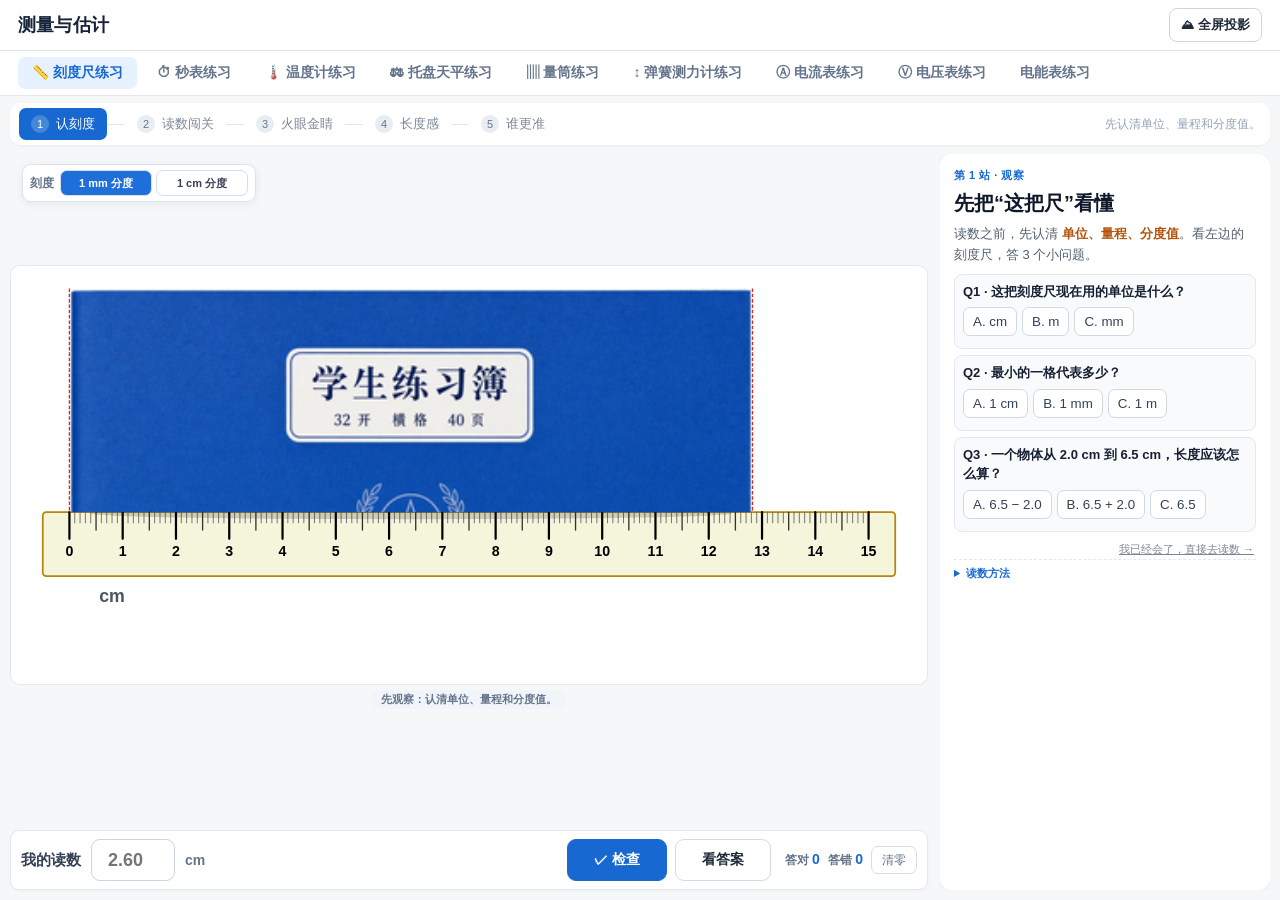
<file: index.html>
<!DOCTYPE html>
<html lang="zh-CN">
<head>
<meta charset="UTF-8">
<meta name="viewport" content="width=device-width, initial-scale=1.0">
<title>测量与估计</title>
<style>
  * { box-sizing: border-box; margin: 0; padding: 0; }
  html, body { height: 100%; }
  body {
    font-family: "Microsoft YaHei", "PingFang SC", "Segoe UI", sans-serif;
    background: #f0f2f5;
    color: #1f2937;
    display: flex;
    flex-direction: column;
    overflow: hidden;
  }
  header {
    display: flex; align-items: center; justify-content: space-between;
    padding: 8px 20px;
    background: #ffffff;
    border-bottom: 2px solid #1e6fd9;
    flex: 0 0 auto;
    z-index: 10;
  }
  header h1 { font-size: clamp(16px, 2vmin, 24px); color: #1e6fd9; }
  button { font-family: inherit; cursor: pointer; }

  /* ========== 主三栏布局 ========== */
  .workspace {
    flex: 1 1 auto; display: flex; min-height: 0; overflow: hidden;
  }

  /* ------ 第一栏：完整秒表（左） ------ */
  .col-watch {
    flex: 0 0 52%;
    display: flex; flex-direction: column;
    align-items: center; justify-content: center;
    padding: 10px; min-width: 0;
  }
  .watch-container {
    width: min(84vmin, 744px);
    height: min(84vmin, 744px);
    max-width: 100%; max-height: calc(100% - 44px);
  }
  .watch-container svg { width: 100%; height: 100%; display: block; }
  .status-bar {
    margin-top: 8px;
    font-size: clamp(15px, 2vmin, 22px); font-weight: bold;
    padding: 6px 24px; border-radius: 999px; letter-spacing: 1px;
    white-space: nowrap;
  }
  .status-bar.idle    { background: #e5e7eb; color: #374151; }
  .status-bar.running { background: #dcfce7; color: #15803d; animation: pulse 1s infinite; }
  .status-bar.stopped { background: #fee2e2; color: #b91c1c; }
  @keyframes pulse { 50% { opacity: 0.55; } }

  /* ------ 第二栏：两个局部放大图 ------ */
  .col-zoom {
    flex: 1 1 auto; display: flex; flex-direction: column;
    justify-content: flex-start;
    gap: 8px; padding: 10px 4px; min-width: 0; overflow: hidden;
  }

  .zoom-card {
    flex: 0 0 45%;
    background: transparent; border: 0;
    padding: 0; display: flex; flex-direction: column;
    overflow: hidden; min-height: 0;
  }

  .zoom-card-title {
    font-size: 24px; font-weight: bold; color: #1e6fd9;
    margin: 0 0 1px 3px; padding-left: 7px;
    border-left: 3px solid #1e6fd9; flex: 0 0 auto;
    line-height: 1.2;
  }

  .zoom-svg-wrap {
    flex: 1 1 auto; display: flex; align-items: stretch; justify-content: stretch;
    min-height: 0; overflow: hidden; background: #fff; position: relative;
    border-radius: 8px; box-shadow: 0 2px 4px rgba(0,0,0,0.05);
  }

  .zoom-svg-wrap svg {
    width: 100%; height: 100%; display: block;
  }

  /* 放大图遮罩（计时中显示） */
  .zoom-placeholder {
    display: none; width: 100%; height: 100%;
    align-items: center; justify-content: center;
    color: #4b5563; font-size: 15px; font-weight: bold;
    background: #f3f4f6; position: absolute; top: 0; left: 0; z-index: 2;
  }
  .is-running .zoom-placeholder { display: flex; }
  .is-running svg { display: none; }

  /* ------ 第三栏：控制面板（右） ------ */
  .ctrl-panel {
    flex: 0 0 280px; display: flex; flex-direction: column; gap: 8px;
    padding: 10px 14px; background: #ffffff;
    border-left: 1px solid #d1d5db; overflow-y: auto; min-width: 220px;
  }

  .mode-toggle { display: flex; gap: 6px; margin-bottom: 6px; }
  .mode-btn {
    flex: 1; border: 2px solid #cbd5e1; background: #fff; color: #374151;
    border-radius: 8px; padding: 7px 4px; font-size: 12px; font-weight: bold; line-height: 1.3;
  }
  .mode-btn.active { background: #1e6fd9; border-color: #1e6fd9; color: #fff; }
  .btn {
    border: 2px solid #cbd5e1; background: #ffffff; color: #1f2937;
    border-radius: 8px; padding: 9px 10px; font-size: 15px; font-weight: bold;
    transition: all .15s;
  }
  .btn:hover:not(:disabled) { background: #eff6ff; border-color: #1e6fd9; }
  .btn:disabled { opacity: .45; cursor: not-allowed; }
  .btn.big { width: 100%; padding: 13px; font-size: 18px; border-radius: 10px; }
  .btn.start { background: #16a34a; border-color: #16a34a; color: #fff; }
  .btn.start:hover:not(:disabled) { background: #15803d; }
  .btn.stop { background: #dc2626; border-color: #dc2626; color: #fff; }
  .btn.stop:hover:not(:disabled) { background: #b91c1c; }
  .btn.primary { background: #1e6fd9; border-color: #1e6fd9; color: #fff; flex: 1; }
  .btn.primary:hover:not(:disabled) { background: #1a5bb5; }
  .row { display: flex; gap: 8px; }
  .row .btn { flex: 1; }

  .answer-section h2 {
    font-size: 15px; color: #1e6fd9; border-left: 4px solid #1e6fd9;
    padding-left: 8px; margin: 6px 0 5px;
  }
  .inputs { display: flex; align-items: center; gap: 6px; flex-wrap: wrap; }
  .inputs label { font-size: 16px; font-weight: bold; }
  .inputs input {
    width: 72px; font-size: 19px; font-weight: bold; text-align: center;
    padding: 6px 4px; border: 2px solid #cbd5e1; border-radius: 8px; color: #1f2937;
  }
  .inputs input:focus { outline: none; border-color: #1e6fd9; }

  .feedback {
    margin-top: 6px; padding: 10px; border-radius: 8px;
    font-size: 15px; font-weight: bold; line-height: 1.5; display: none;
  }
  .feedback.good { display: block; background: #dcfce7; color: #15803d; border: 2px solid #16a34a; }
  .feedback.warn { display: block; background: #ffedd5; color: #c2410c; border: 2px solid #ea580c; }
  .feedback.bad  { display: block; background: #fee2e2; color: #b91c1c; border: 2px solid #dc2626; }

  .answer-box {
    padding: 10px 12px; border-radius: 8px; background: #fffbeb;
    border: 2px solid #f59e0b; font-size: 14px; line-height: 1.6;
  }
  .answer-box .big { font-size: 18px; font-weight: bold; color: #b45309; }
  .answer-overlay {
    display: none; position: fixed; top: 0; left: 0; width: 100%; height: 100%;
    background: rgba(0,0,0,0.45); z-index: 1000;
    align-items: center; justify-content: center;
  }
  .answer-overlay.show { display: flex; }
  .answer-modal {
    background: #fffbeb; border: 3px solid #f59e0b; border-radius: 16px;
    padding: 24px 32px; max-width: 800px; width: 90%;
    box-shadow: 0 8px 32px rgba(0,0,0,0.25); position: relative;
    font-size: 16px; line-height: 1.7;
  }
  .answer-modal .big { font-size: 36px; font-weight: bold; color: #b45309; margin: 0; white-space: nowrap; }
  .answer-modal .detail { font-size: 15px; color: #374151; margin-top: 4px; }
  .answer-modal .close-btn {
    position: absolute; top: 10px; right: 14px; font-size: 24px;
    background: none; border: none; cursor: pointer; color: #92400e; line-height: 1;
  }
  .answer-modal .close-btn:hover { color: #dc2626; }
  .hidden { display: none !important; }

  /* ========== 标签页导航 ========== */
  .tabs { display: flex; gap: 6px; padding: 8px 20px; background: #ffffff; border-bottom: 2px solid #e5e7eb; flex: 0 0 auto; }
  .tab-btn {
    border: 2px solid #cbd5e1; background: #fff; color: #374151;
    border-radius: 8px; padding: 8px 18px; font-size: 15px; font-weight: bold; cursor: pointer;
  }
  .tab-btn.active { background: #1e6fd9; border-color: #1e6fd9; color: #fff; }
  .tab-panel { display: none; flex: 1 1 auto; min-height: 0; }
  .tab-panel.active { display: flex; flex-direction: column; }

  /* ========== 刻度尺练习 ========== */
  .ruler-workspace {
    flex: 1 1 auto; display: flex; min-height: 0; overflow: hidden;
  }
  .ruler-main {
    flex: 0 0 55%; display: flex; flex-direction: column;
    align-items: center; justify-content: center; padding: 10px; min-width: 0;
  }
  .ruler-svg-wrap {
    width: 100%; max-width: 900px; background: #fff; border-radius: 8px;
    box-shadow: 0 2px 4px rgba(0,0,0,0.05); padding: 10px; position: relative;
  }
  .ruler-svg-wrap svg { width: 100%; height: auto; display: block; }
  .ruler-status {
    margin-top: 8px; font-size: clamp(15px, 2vmin, 22px); font-weight: bold;
    padding: 6px 24px; border-radius: 999px; letter-spacing: 1px; white-space: nowrap;
  }
  .ruler-status.idle    { background: #e5e7eb; color: #374151; }
  .ruler-status.ready   { background: #fee2e2; color: #b91c1c; }
  .ruler-zoom-col {
    flex: 1 1 auto; display: flex; flex-direction: column; justify-content: flex-start;
    gap: 8px; padding: 10px 4px; min-width: 0; overflow: hidden;
  }
  .ruler-zoom-card { flex: 1 1 auto; display: flex; flex-direction: column; min-height: 0; overflow: hidden; }
  .ruler-zoom-card .zoom-card-title {
    font-size: 24px; font-weight: bold; color: #4b5563;
    margin: 0 0 3px 3px; padding-left: 7px; border-left: 3px solid #4b5563; flex: 0 0 auto; line-height: 1.2;
  }
  .ruler-zoom-card .ruler-zoom-wrap {
    flex: 1 1 auto; min-height: 0; overflow: hidden; background: #fff; border-radius: 8px;
    box-shadow: 0 2px 4px rgba(0,0,0,0.05); display: flex; align-items: center; justify-content: center;
  }
  .ruler-zoom-card svg { width: 100%; height: 100%; display: block; }
  @media (max-width: 1100px) {
    .ruler-workspace { flex-direction: column; overflow-y: auto; }
    .ruler-main { flex: none; }
    .ruler-zoom-col { flex: none; min-width: 0; }
    .ruler-zoom-card { flex: 1; }
  }

  .stats {
    font-size: 14px; color: #374151; display: flex; align-items: center; gap: 4px;
    margin-top: 4px;
  }
  .stats b { color: #1e6fd9; font-size: 17px; }
  .stats button { margin-left: auto; font-size: 12px; padding: 3px 8px; border-radius: 6px; border: 1px solid #cbd5e1; background: #fff; }

  details.method { font-size: 13px; color: #374151; margin-top: 4px; }
  details.method summary { cursor: pointer; font-weight: bold; color: #1e6fd9; font-size: 14px; }
  details.method p { margin-top: 4px; line-height: 1.6; }
  .tips { font-size: 12px; color: #4b5563; margin-top: 4px; }

  /* ===== 素养升级组件 ===== */
  .h2-row { display: flex; justify-content: space-between; align-items: center; }
  .h2-row .mode-switch { display: flex; gap: 4px; }
  .mode-switch .mini {
    font-size: 11px; padding: 3px 8px; border-radius: 999px; font-weight: bold;
    border: 1.5px solid #cbd5e1; background: #fff; color: #374151; cursor: pointer;
  }
  .mode-switch .mini.active { background: #1e6fd9; border-color: #1e6fd9; color: #fff; }

  .spec-bar {
    font-size: 12px; line-height: 1.55; color: #374151;
    background: #eff6ff; border: 1.5px solid #bfdbfe; border-radius: 8px;
    padding: 6px 10px; margin-bottom: 6px;
  }
  .spec-bar b { color: #1e6fd9; }
  .spec-bar .cmp { display: block; margin-top: 3px; font-size: 11.5px; color: #92400e; }
  .spec-bar .cmp b { color: #b45309; }

  .diff-toggle { display: flex; gap: 4px; margin: 6px 0 6px; }
  .chip-btn {
    flex: 1; border: 1.5px solid #cbd5e1; background: #fff; color: #374151;
    border-radius: 999px; padding: 3px 2px; font-size: 11.5px; cursor: pointer;
    line-height: 1.25; font-family: inherit;
  }
  .chip-btn:hover { border-color: #1e6fd9; }
  .chip-btn.active { background: #1e6fd9; border-color: #1e6fd9; color: #fff; }

  /* 数字秒表 LCD 读条 */
  .digital-readout {
    display: none; align-items: center; gap: 12px;
    background: #111827; border-radius: 10px; padding: 5px 14px;
    margin: 2px 2px 6px; flex: 0 0 auto;
  }
  .digital-readout.on { display: flex; }
  .digital-readout .lcd {
    font-family: "Consolas", "Courier New", monospace; font-size: 28px; font-weight: bold;
    color: #4ade80; letter-spacing: 2px; white-space: nowrap; line-height: 1.15;
  }
  .digital-readout .lcd-cap { color: #d1d5db; font-size: 11.5px; white-space: nowrap; }
  .digital-readout .lcd-cap b { color: #4ade80; }
  .col-zoom.compare .zoom-card { flex: 1 1 0; }

  /* 读表四步自查 */
  .guide-box { margin-top: 6px; }
  .guide-box .gb-title { font-size: 12px; font-weight: bold; color: #1e6fd9; margin-bottom: 3px; }
  .step {
    display: flex; gap: 6px; font-size: 12px; color: #6b7280;
    border-left: 3px solid #d1d5db; padding: 2px 0 2px 8px; margin: 2px 0;
    line-height: 1.45; transition: all .18s;
  }
  .step b { font-weight: bold; color: #4b5563; white-space: nowrap; }
  .step.hl { color: #1f2937; border-left-color: #f59e0b; background: #fffbeb; border-radius: 0 6px 6px 0; }
  .step.hl b { color: #b45309; }
  .step.ok { color: #15803d; border-left-color: #16a34a; }
  .step.ok b { color: #15803d; }

  /* 错因诊断 */
  .diag-box { margin-top: 4px; }
  .diag-quote {
    font-size: 13.5px; line-height: 1.55; background: #fffbeb;
    border: 1.5px solid #f59e0b; border-radius: 8px; padding: 6px 10px; color: #1f2937;
  }
  .diag-quote b { color: #b45309; }
  .diag-opts { display: grid; grid-template-columns: 1fr; gap: 5px; margin-top: 6px; }
  .diag-opts .btn { font-size: 12px; padding: 7px 6px; line-height: 1.35; text-align: left; }
  .diag-opts .btn.right { background: #dcfce7; border-color: #16a34a; color: #15803d; }
  .diag-opts .btn.wrong { background: #fee2e2; border-color: #dc2626; color: #b91c1c; }
  .diag-hint { font-size: 11.5px; color: #4b5563; margin-top: 4px; line-height: 1.5; }

  /* 量感训练卡 */
  .est-card {
    border: 1.5px solid #bfdbfe; background: #eff6ff; border-radius: 10px;
    padding: 8px 10px; margin-top: 8px;
  }
  .est-card .est-head { font-size: 13px; font-weight: bold; color: #1e6fd9; margin-bottom: 2px; }
  .est-card .est-task { font-size: 12.5px; margin: 3px 0; color: #1f2937; line-height: 1.5; }
  .est-card .est-task b { font-size: 14px; color: #b45309; }
  .est-readout {
    font-family: "Consolas", "Courier New", monospace; font-size: 22px; font-weight: bold;
    color: #111827; text-align: center; margin: 5px 0 4px; min-height: 27px;
  }
  .est-card input { width: 62px; font-size: 14px; }
  .est-small { font-size: 11.5px; color: #4b5563; line-height: 1.5; }
  .est-card .feedback { font-size: 12.5px; padding: 6px 8px; margin-top: 5px; }
  .row .grow0 { flex: 0 0 auto; }
  .row .grow1 { flex: 1; }

  .faq-btn-row { display: flex; gap: 6px; margin: 6px 0 0; }
  .faq-btn-row .btn { flex: 1; font-size: 12px; padding: 6px 4px; line-height: 1.3; }
  details.method .plain { margin-top: 4px; line-height: 1.7; }
  details.method ul { margin: 4px 0 0 18px; line-height: 1.7; }

  @media (max-width: 1100px) {
    .workspace { flex-direction: column; overflow-y: auto; }
    body { overflow: auto; }
    .col-watch { flex: none; }
    .col-zoom { flex: none; flex-direction: row; min-width: 0; }
    .zoom-card { flex: 1; }
    .ctrl-panel { flex: none; border-left: none; border-top: 1px solid #d1d5db; }
  }

  /* ============================================================
     v2 学习旅程布局（面向 13-15 岁：一次只呈现一个环节）
     ============================================================ */
  #tab-watch { overflow: hidden; }

  /* —— 工作区：舞台(左) + 任务卡(右) —— */
  .workspace {
    display: grid;
    grid-template-columns: minmax(0, 1fr) 356px;
    gap: 12px; padding: 10px 12px 12px;
    min-height: 0; overflow: hidden;
    flex: 1 1 auto;
  }
  .stage-col { display: flex; flex-direction: column; gap: 8px; min-width: 0; min-height: 0; }
  .stage-top { display: flex; gap: 10px; flex: 1 1 auto; min-height: 0; min-width: 0; }

  /* 表盘（舞台主角） */
  #tab-watch .col-watch {
    flex: 1 1 auto; display: flex; flex-direction: column;
    align-items: center; justify-content: center; min-width: 0;
  }
  #tab-watch .watch-container {
    width: 100%; max-width: min(56vmin, 640px); aspect-ratio: 1 / 1;
    max-height: calc(100% - 60px);
  }
  .dial-spec {
    margin-top: 6px; font-size: 14px; font-weight: 700; color: #4338ca;
    background: #eef2ff; border: 1px solid #c7d2fe; padding: 3px 14px;
    border-radius: 999px; white-space: nowrap; letter-spacing: .5px;
  }

  /* 放大镜列 */
  #tab-watch .col-zoom {
    flex: 0 0 250px; display: flex; flex-direction: column; gap: 8px;
    min-height: 0; padding: 2px 0; min-width: 0;
  }
  #tab-watch .zoom-card { flex: 1 1 0; min-height: 0; }
  #tab-watch .zoom-card-title { font-size: 17px; }
  #tab-watch .digital-readout { margin: 0 0 2px; }

  /* 控制台 */
  .console {
    flex: 0 0 auto; background: #ffffff; border-radius: 14px;
    box-shadow: 0 1px 4px rgba(15,23,42,.08);
    padding: 10px 14px; display: flex; flex-direction: column; gap: 8px;
  }
  .console-row { display: flex; gap: 10px; align-items: stretch; }
  .console-row .mode-toggle { flex: 0 0 auto; margin: 0; align-items: center; }
  .console-row .mode-btn { font-size: 13px; padding: 10px 8px; min-width: 120px; }
  .console-row .controls { flex: 1; display: flex; gap: 8px; }
  .console-row .controls #startStopBtn { flex: 2.2; margin: 0; }
  .console-row .controls #resetBtn,
  .console-row .controls #randomBtn { flex: 1; }
  #inputModeBox .inputs { display: flex; align-items: center; gap: 6px; }
  #inputModeBox .inputs input {
    width: 96px; border: 2px solid #cbd5e1; border-radius: 8px;
    font-size: 20px; font-weight: 700; padding: 6px 8px; color: #1f2937;
  }
  .inp-hint { font-size: 13px; color: #64748b; margin-left: 8px; }
  .console-foot {
    display: flex; align-items: center; justify-content: space-between;
    border-top: 1px dashed #e2e8f0; padding-top: 6px; gap: 10px;
  }
  .console-foot .stats { background: transparent; padding: 0; font-size: 13px; }
  .console-foot .tips { font-size: 12px; color: #94a3b8; margin: 0; }

  /* —— 右侧任务卡 —— */
  .quest-col { min-height: 0; overflow-y: auto; overflow-x: hidden; }
  .quest-card {
    background: #ffffff; border-radius: 16px; box-shadow: 0 1px 4px rgba(15,23,42,.08);
    padding: 14px 16px 16px; display: flex; flex-direction: column; gap: 10px;
  }
  .q-panel { display: none; }
  .q-panel.active { display: flex; flex-direction: column; gap: 10px; }
  .q-no {
    align-self: flex-start; font-size: 12px; font-weight: 800; letter-spacing: 1.5px;
    color: #1e6fd9; background: #eff6ff; border-radius: 999px; padding: 3px 12px;
  }
  .q-title { font-size: 21px; font-weight: 800; color: #0f172a; line-height: 1.25; }
  .q-desc { font-size: 15px; color: #475569; line-height: 1.65; }
  .q-desc b { color: #b45309; }
  .q-cta .q-go {
    width: 100%; font-size: 16px; padding: 12px; border-radius: 12px;
    background: #16a34a; border-color: #16a34a; color: #fff;
    animation: ctaGlow 1.6s infinite;
  }
  .q-cta .q-go:hover:not(:disabled) { background: #15803d; }
  @keyframes ctaGlow { 50% { box-shadow: 0 0 0 7px rgba(22,163,74,.16); } }
  .q-done {
    background: #f0fdf4; border: 2px solid #86efac; border-radius: 12px;
    padding: 10px 12px; text-align: center;
  }
  .q-done-txt { font-size: 15px; font-weight: 700; color: #15803d; margin-bottom: 8px; }
  .q-skip { text-align: right; }
  .linkish {
    border: 0; background: none; color: #64748b; font-size: 13px;
    text-decoration: underline; cursor: pointer; padding: 2px;
  }
  .linkish:hover { color: #1e6fd9; }
  .q-streak { font-size: 14px; font-weight: 700; color: #1e6fd9; text-align: center; min-height: 20px; }
  .q-handson {
    background: #fffbeb; border: 1.5px solid #fcd34d; border-radius: 12px; padding: 10px 12px;
  }
  .qh-title { font-weight: 800; color: #92400e; font-size: 15px; margin-bottom: 4px; }
  .qh-txt { font-size: 14px; color: #78350f; line-height: 1.6; }

  /* 任务卡反馈位（判题后按需出现） */
  .quest-foot { border-top: 1px dashed #e2e8f0; padding-top: 8px; margin-top: 2px; }
  #feedback { white-space: pre-line; line-height: 1.6; font-size: 15px; }

  /* 环节 1 观察问答 */
  .qa-wrap { display: flex; flex-direction: column; gap: 12px; }
  .qa-item { border: 1.5px solid #e2e8f0; border-radius: 12px; padding: 10px 12px; background: #f8fafc; }
  .qa-q { font-size: 15px; font-weight: 700; color: #0f172a; margin-bottom: 8px; line-height: 1.5; }
  .qa-q .qa-n { color: #1e6fd9; margin-right: 4px; }
  .qa-opts { display: flex; gap: 8px; flex-wrap: wrap; }
  .qa-btn {
    border: 2px solid #cbd5e1; background: #fff; border-radius: 10px;
    padding: 8px 14px; font-size: 15px; font-weight: 700; color: #334155; cursor: pointer;
    transition: all .15s;
  }
  .qa-btn:hover:not(:disabled) { border-color: #1e6fd9; background: #eff6ff; }
  .qa-btn.correct { background: #16a34a; border-color: #16a34a; color: #fff; }
  .qa-btn.wrong { background: #fee2e2; border-color: #dc2626; color: #b91c1c; }
  .qa-btn:disabled { cursor: default; opacity: .6; }
  .qa-fb { margin-top: 6px; font-size: 14px; font-weight: 700; min-height: 18px; }
  .qa-fb.ok { color: #15803d; }
  .qa-fb.no { color: #b91c1c; }

  /* 既有卡片放进任务卡后的紧凑适配 */
  .quest-card .spec-bar { font-size: 13px; line-height: 1.6; margin: 0; padding: 8px 10px; }
  .quest-card .est-card { background: #f8fafc; border: 1.5px solid #e2e8f0; }
  .quest-card .diag-quote { font-size: 15px; }
  .quest-card .diag-opts { display: flex; flex-direction: column; gap: 6px; }
  .quest-card .diag-opts .btn { text-align: left; font-size: 14px; white-space: normal; line-height: 1.4; }
  .quest-card .method { font-size: 14px; color: #475569; }
  .quest-card .method summary { cursor: pointer; font-weight: 700; color: #1e6fd9; }
  .quest-card .method p, .quest-card .method ul { margin-top: 6px; line-height: 1.7; padding-left: 18px; }

  /* 窄屏：任务卡移到舞台下方 */
  @media (max-width: 1180px) {
    .workspace {
      grid-template-columns: minmax(0, 1fr);
      overflow-y: auto;
    }
    #tab-watch .col-watch { min-width: 300px; }
    #tab-watch .watch-container { max-width: min(72vw, 480px); }
    .stage-top { flex-wrap: wrap; }
    #tab-watch .col-zoom { flex: 1 1 100%; flex-direction: row; }
    #tab-watch .zoom-card { flex: 1 1 0; }
    .quest-col { overflow: visible; }
  }


  /* ==========================================================
     v3 极简课堂 UI：功能不减，视觉只保留“工具 + 当前任务 + 操作”
     ========================================================== */
  body { background:#f6f7f9; color:#172033; }
  header { padding:8px 18px; border-bottom:1px solid #dbe2ea; background:#fff; }
  header h1 { font-size:18px; color:#152238; letter-spacing:.2px; }
  #fullscreenBtn { padding:7px 11px; font-size:13px; border:1px solid #cbd5e1; border-radius:8px; }

  .tabs { gap:6px; padding:6px 18px; border-bottom:1px solid #e5e7eb; }
  .tab-btn { border:0; background:transparent; color:#64748b; border-radius:7px; padding:7px 14px; font-size:14px; }
  .tab-btn.active { background:#e8f1ff; color:#1769d1; }

  #tab-watch { overflow:hidden; }
  .workspace {
    grid-template-columns:minmax(0,1fr) 318px;
    gap:12px; padding:9px 10px 10px;
  }
  .stage-col { gap:8px; }
  .stage-top { flex-direction:column; gap:7px; }
  #tab-watch .col-watch { min-height:0; flex:1 1 auto; }
  #tab-watch .watch-container {
    width:min(47vh, 560px); height:min(47vh, 560px); flex:0 0 auto;
    max-width:100%; max-height:none;
  }
  body[data-journey="1"] #tab-watch .watch-container,
  body[data-journey="4"] #tab-watch .watch-container {
    width:min(65vh, 680px); height:min(65vh, 680px);
  }
  body[data-journey="5"] #tab-watch .watch-container {
    width:min(49vh, 580px); height:min(49vh, 580px);
  }
  .status-bar { margin-top:4px; padding:4px 16px; font-size:13px; letter-spacing:0; }
  .dial-spec { display:none; }
  .status-bar.running { animation:none; }
  .dial-spec {
    margin-top:4px; padding:2px 9px; font-size:11px; font-weight:600;
    color:#64748b; background:#fff; border:1px solid #e2e8f0;
  }

  /* 放大视图变成“读数辅助条”，不再与大表盘争夺主视觉 */
  #tab-watch .col-zoom {
    flex:0 0 100px; display:flex; flex-direction:row; gap:8px; padding:14px 0 0; min-height:0;
  }
  #tab-watch .zoom-card { flex:1 1 0; min-height:0; }
  #tab-watch .zoom-card-title {
    font-size:12px; color:#64748b; border-left:0; padding-left:2px; margin:0 0 3px; line-height:1.1;
  }
  .zoom-svg-wrap { border-radius:7px; box-shadow:none; border:1px solid #e5eaf0; }
  .zoom-placeholder { font-size:12px; }
  .digital-readout {
    flex:0 0 150px; align-self:flex-end; margin:0 !important; padding:5px 9px; gap:7px; border-radius:7px;
  }
  .digital-readout .lcd { font-size:20px; letter-spacing:1px; }
  .digital-readout .lcd-cap { display:none; }

  /* 第1/4站：没有“读数辅助”时，把空白交还给表盘 */
  body[data-journey="1"] #tab-watch .col-zoom,
  body[data-journey="4"] #tab-watch .col-zoom { display:none; }
  body[data-journey="5"] #tab-watch .zoom-card { display:none; }
  body[data-journey="5"] #tab-watch .col-zoom { align-items:flex-end; }

  .console {
    padding:8px 10px; gap:7px; border-radius:10px; box-shadow:0 1px 3px rgba(15,23,42,.05);
  }
  .spec-bar { display:none; }
  .console-row { gap:8px; }
  .console-row .mode-toggle { gap:4px; }
  .console-row .mode-btn { min-width:0; padding:7px 10px; font-size:12px; border:1px solid #d6dee8; border-radius:7px; }
  .console-row .controls { gap:7px; }
  .console-row .controls #startStopBtn { flex:1.8; }
  .btn { border:1px solid #d2dae5; border-radius:7px; font-size:13px; padding:8px 10px; }
  .btn.big { padding:10px 12px; font-size:16px; border-radius:8px; }
  .btn.start { background:#1769d1; border-color:#1769d1; }
  .btn.start:hover:not(:disabled) { background:#155db8; }
  .btn.stop { background:#d9534f; border-color:#d9534f; }
  .btn.primary { background:#1769d1; border-color:#1769d1; }
  .console-foot { padding-top:5px; border-top:1px solid #edf1f5; }
  .console-foot .tips { display:none; }
  .console-foot .stats { font-size:12px; color:#64748b; }
  .console-foot .stats b { font-size:14px; }

  /* 第1站不要让“开始计时”抢注意力；第5站需要真人操作时再出现 */
  body[data-journey="1"] #startStopBtn,
  body[data-journey="1"] #resetBtn,
  body[data-journey="3"] #startStopBtn,
  body[data-journey="3"] #resetBtn,
  body[data-journey="4"] #startStopBtn,
  body[data-journey="4"] #resetBtn { display:none; }
  body[data-journey="5"] #randomBtn,
  body[data-journey="5"] #inputModeBox { display:none !important; }

  #inputModeBox .inputs { gap:5px; }
  #inputModeBox .inputs input { width:78px; font-size:17px; padding:5px 6px; border:1px solid #cfd8e3; border-radius:7px; }
  .inp-hint { display:none; }
  #inputModeBox .row { margin-top:6px !important; }

  .quest-col { overflow-y:auto; }
  .quest-card {
    border-radius:10px; box-shadow:0 1px 3px rgba(15,23,42,.06); padding:13px 14px 14px; gap:8px;
  }
  .q-panel.active { gap:8px; }
  .q-no { font-size:11px; padding:3px 8px; letter-spacing:.6px; }
  .q-title { font-size:19px; line-height:1.25; }
  .q-desc { font-size:13px; line-height:1.55; color:#566274; }
  .q-desc b { color:#b45309; }
  .q-skip { margin-top:1px; }
  .linkish { font-size:12px; }
  .qa-wrap { gap:7px; }
  .qa-item { border-radius:8px; padding:8px 9px; background:#fafbfd; }
  .qa-q { font-size:13px; line-height:1.45; margin-bottom:6px; }
  .qa-btn { border:1px solid #cfd8e3; border-radius:7px; padding:6px 9px; font-size:13px; }
  .qa-opts { gap:5px; }
  .qa-fb { font-size:12px; line-height:1.45; }
  .q-cta .q-go { padding:9px; font-size:14px; animation:none; border-radius:8px; }
  .q-streak { font-size:12px; }
  .q-handson { border-radius:8px; padding:8px 9px; }
  .qh-title { font-size:13px; margin-bottom:3px; }
  .qh-txt { font-size:12px; line-height:1.5; }
  .quest-foot { padding-top:7px; }
  #feedback { font-size:13px; line-height:1.5; }
  .answer-box { padding:8px 9px; border-radius:8px; }
  .guide-box { margin-top:4px; }
  .guide-box .gb-title { font-size:11px; }
  .step { font-size:11px; padding-left:6px; }

  .diff-toggle { margin:3px 0 2px; }
  .chip-btn { font-size:11px; padding:4px 2px; border-radius:7px; }
  .est-card { padding:8px 9px; border-radius:8px; margin-top:3px; }
  .est-card .est-head, .est-card .est-task { font-size:12px; }
  .est-card .btn { padding:7px 7px; }
  .est-readout { font-size:20px; }
  .faq-btn-row { margin-top:2px; }
  .faq-btn-row .btn { font-size:11px; padding:6px 4px; }

  /* 刻度尺也统一成同一种“工具 + 任务”的轻 UI */
  .ruler-workspace { padding:9px 10px 10px; gap:12px; }
  .ruler-main { flex:1 1 auto; }
  .ruler-svg-wrap { box-shadow:none; border:1px solid #e5eaf0; border-radius:10px; }
  .ruler-zoom-col { flex:0 0 280px; }
  .ruler-zoom-card .zoom-card-title { font-size:13px; }
  .ctrl-panel { flex:0 0 300px; padding:10px 12px; border-left:1px solid #e1e6ed; box-shadow:0 1px 3px rgba(15,23,42,.04); }
  .ctrl-panel .btn.big { font-size:15px; }
  .answer-section h2 { font-size:13px; }
  details.method summary { font-size:12px; }
  details.method { font-size:12px; }

  @media (max-width:1180px) {
    .workspace { grid-template-columns:minmax(0,1fr); }
    .quest-col { max-height:none; }
  }


  /* ==========================================================
     v4：实体秒表操作 + 三段式读数辅助带
     ========================================================== */
  #startPusher,#resetPusher{filter:drop-shadow(0 2px 2px rgba(15,23,42,.13));}
  #startPusher:hover rect,#resetPusher:hover rect{stroke:#1769d1;}
  #startPusher:focus rect,#resetPusher:focus rect{stroke:#1769d1;stroke-width:3.5;}
  #tab-watch .stage-top{flex-direction:column;gap:4px;}
  #tab-watch .col-watch{flex:1 1 auto;min-height:0;}
  #tab-watch .watch-container{width:min(55vh,650px);height:min(55vh,650px);max-width:100%;max-height:100%;flex:0 0 auto;}
  body[data-journey="1"] #tab-watch .watch-container,body[data-journey="4"] #tab-watch .watch-container{width:min(62vh,690px);height:min(62vh,690px);}
  body[data-journey="5"] #tab-watch .watch-container{width:min(54vh,610px);height:min(54vh,610px);}
  .status-bar{margin-top:2px;padding:3px 11px;font-size:12px;}
  #tab-watch .col-zoom{flex:0 0 104px;width:100%;min-height:0;display:grid;grid-template-columns:minmax(0,.84fr) 92px minmax(0,1.32fr);align-items:stretch;gap:8px;padding:2px 0 0;position:relative;}
  #tab-watch .zoom-card{min-width:0;min-height:0;display:flex;flex-direction:column;}
  #tab-watch .zoom-card-title{height:20px;display:flex;align-items:center;gap:5px;font-size:12px;color:#64748b;border:0;padding:0 2px;margin:0 0 3px;line-height:1;}
  .zoom-dot{width:7px;height:7px;border-radius:50%;flex:0 0 auto;}.minute-dot{background:#dc2626;}.second-dot{background:#1769d1;}
  #tab-watch .zoom-svg-wrap{flex:1 1 auto;min-height:0;background:#fff;border:1px solid #dfe6ee;border-radius:8px;box-shadow:none;overflow:hidden;position:relative;}
  #tab-watch .zoom-svg-wrap svg{width:100%;height:100%;display:block;}
  .zoom-placeholder{font-size:11px;color:#94a3b8;}
  .zoom-context{min-width:0;display:flex;flex-direction:column;align-items:center;justify-content:flex-start;}
  .zoom-context-title{height:20px;display:flex;align-items:center;justify-content:center;font-size:11px;color:#94a3b8;}
  #zoomContext{width:100%;height:84px;display:block;}
  .digital-readout{position:absolute!important;right:0;top:-29px;z-index:3;width:auto;min-width:126px;margin:0!important;padding:4px 8px!important;border-radius:7px;box-shadow:0 1px 2px rgba(15,23,42,.16);}
  .digital-readout .lcd{font-size:17px!important;letter-spacing:.5px;}.digital-readout .lcd-cap{display:none;}
  .console{padding:7px 10px 6px;gap:5px;border-radius:9px;}
  .console-tools-row{align-items:center;gap:8px;}.mode-caption{flex:0 0 auto;font-size:12px;color:#64748b;font-weight:700;}
  .console-row .mode-toggle{gap:4px;}.console-row .mode-btn{min-width:118px;padding:6px 9px;font-size:12px;border:1px solid #d5deea;}
  .compact-controls{margin-left:auto;flex:0 0 auto!important;}.random-btn{padding:6px 12px;font-size:12px;font-weight:700;}.legacy-control{display:none!important;}
  .answer-bar{display:flex;align-items:center;gap:8px;padding-top:5px;border-top:1px solid #edf1f5;}
  .answer-label{font-size:13px;font-weight:800;color:#334155;white-space:nowrap;}.answer-fields{display:flex;align-items:center;gap:4px;}
  .answer-fields input{width:72px!important;height:36px;font-size:17px!important;text-align:center;font-weight:700;padding:4px 6px!important;border:1px solid #cbd5e1!important;border-radius:7px!important;color:#0f172a;}
  .answer-fields input:focus{outline:2px solid rgba(23,105,209,.14);border-color:#1769d1!important;}.answer-unit{font-size:13px;font-weight:700;color:#64748b;margin-right:2px;}
  .answer-actions{display:flex;gap:6px;margin-left:auto;}.answer-actions .btn{min-width:82px;padding:7px 10px;}.answer-actions .btn.primary{min-width:92px;}
  .console-foot{padding-top:4px;}.console-foot .tips{display:none;}.console-foot .stats{font-size:11.5px;}.console-foot .stats b{font-size:13px;}
  body[data-journey="1"] #tab-watch .col-zoom,body[data-journey="4"] #tab-watch .col-zoom{display:none;}
  body[data-journey="5"] #tab-watch .zoom-card-small,body[data-journey="5"] #tab-watch .zoom-card-large{display:none;}
  @media (max-width:1180px){#tab-watch .watch-container{width:min(58vw,480px);height:min(58vw,480px);}#tab-watch .col-zoom{flex:0 0 94px;grid-template-columns:minmax(0,.9fr) 76px minmax(0,1.15fr);}#zoomContext{height:76px;}.answer-label{display:none;}}



  /* ==========================================================
     v5：统一“课堂工具”界面——刻度尺五站 + 更克制的秒表辅助带
     ========================================================== */
  .ruler-journey{flex:0 0 auto;display:flex;align-items:center;gap:0;margin:7px 10px 0;padding:5px 9px;background:#fff;border-radius:10px;box-shadow:0 1px 3px rgba(15,23,42,.05);}
  .rj-node{border:0;background:transparent;color:#7a8798;border-radius:7px;padding:7px 12px;font:700 13px/1.2 inherit;display:flex;align-items:center;gap:7px;cursor:pointer;white-space:nowrap;}
  .rj-node:hover{background:#f4f7fb;color:#334155}.rj-node.cur,.rj-node[aria-pressed="true"]{background:#1769d1;color:#fff}.rj-node.done{background:#eef7f0;color:#2f7d46}.rj-num{width:18px;height:18px;border-radius:50%;display:inline-flex;align-items:center;justify-content:center;background:#e8edf4;font-size:11px;color:#66758a}.rj-node.cur .rj-num,.rj-node[aria-pressed="true"] .rj-num{background:rgba(255,255,255,.2);color:#fff}.rj-node.done .rj-num{background:#d7efdc;color:#2f7d46}.rj-line{height:1px;width:18px;background:#dfe5ec}.rj-hint{margin-left:auto;color:#94a3b8;font-size:12px;white-space:nowrap}
  #journeyBar{overflow-x:auto}
  #journeyBar .rj-line{flex-shrink:0}
  .ruler-workspace-v3{display:grid;grid-template-columns:minmax(0,1fr) 330px;gap:12px;min-height:0;flex:1;padding:9px 10px 10px;overflow:hidden}
  .ruler-stage-v3{min-width:0;min-height:0;display:grid;grid-template-rows:minmax(300px,1fr) 116px auto;gap:8px}
  .ruler-tool-v3{min-height:0;display:flex;flex-direction:column;align-items:center;justify-content:center;overflow:hidden}
  .ruler-svg-wrap-v3{width:100%;max-width:1120px;background:#fff;border:1px solid #e2e8f0;border-radius:10px;box-shadow:none;padding:10px 14px;overflow:hidden;max-height:100%}.ruler-svg-wrap-v3 svg{width:100%;height:auto;max-height:100%;display:block}
  .ruler-status-v3{margin-top:5px;font-size:12px;font-weight:700;padding:4px 12px;border-radius:999px;background:#f1f5f9;color:#64748b}.ruler-status-v3.ready{background:#fff1f2;color:#be123c}.ruler-status-v3.idle{background:#f1f5f9;color:#64748b}
  .ruler-zoom-v3{display:flex;flex-direction:column;min-height:0;align-items:stretch}.ruler-zoom-label{height:18px;font-size:12px;color:#64748b;font-weight:700;display:flex;align-items:center}.ruler-zoom-wrap-v3{flex:1;background:#fff;border:1px solid #e2e8f0;border-radius:8px;overflow:hidden}.ruler-zoom-wrap-v3 svg{width:100%;height:100%;display:block}
  .ruler-console-v3{background:#fff;border:1px solid #e2e8f0;border-radius:9px;padding:7px 9px;box-shadow:0 1px 3px rgba(15,23,42,.04)}
  .ruler-tool-row-v3{display:flex;align-items:center;gap:8px}.ruler-mode-group-v3{display:flex;align-items:center;gap:7px}.tool-caption{font-size:12px;color:#64748b;font-weight:800}.ruler-tool-row-v3 .mode-toggle{margin:0;gap:4px}.ruler-tool-row-v3 .mode-btn{min-width:105px;padding:6px 10px;font-size:12px;border:1px solid #d5deea;border-radius:7px}.ruler-random-v3{margin-left:auto;padding:6px 12px;font-size:12px}
  .ruler-answer-v3{display:flex;align-items:center;gap:6px;margin-top:6px;padding-top:6px;border-top:1px solid #edf1f5}.answer-label-v3{font-size:12px;font-weight:800;color:#334155}.ruler-answer-v3 input{width:90px;height:34px;text-align:center;font-size:17px;font-weight:700;border:1px solid #cbd5e1;border-radius:7px}.answer-unit-v3{font-size:12px;font-weight:700;color:#64748b}.ruler-answer-v3 .btn{padding:6px 12px;font-size:12px}.ruler-answer-v3 .primary{margin-left:auto}.ruler-foot-v3{display:flex;align-items:center;margin-top:5px;font-size:11px;color:#64748b}.ruler-stats-v3 b{color:#1769d1;font-size:13px}.mini-clear-v3{margin-left:8px;border:1px solid #d5deea;background:#fff;border-radius:6px;padding:2px 7px;font-size:11px;color:#64748b}
  .ruler-quest-v3{min-height:0;overflow-y:auto}.ruler-q-card-v3{background:#fff;border-radius:12px;box-shadow:0 1px 4px rgba(15,23,42,.06);padding:14px;min-height:100%}.rq-panel{display:none}.rq-panel.active{display:flex;flex-direction:column;gap:8px}.rq-kicker{font-size:11px;font-weight:800;color:#1769d1;letter-spacing:.5px}.rq-title{font-size:20px;line-height:1.25;font-weight:800;color:#0f172a}.rq-desc{font-size:13px;line-height:1.6;color:#526072}.rq-desc b{color:#b45309}.rq-qa-wrap{display:flex;flex-direction:column;gap:6px}.rq-qa-item{border:1px solid #e2e8f0;background:#f8fafc;border-radius:8px;padding:8px}.rq-qa-q{font-size:13px;font-weight:700;line-height:1.45;margin-bottom:6px}.rq-qa-opts{display:flex;gap:5px;flex-wrap:wrap}.rq-qa-opts button,.rq-fault-opts button,.rq-compare button{border:1px solid #cfd8e3;background:#fff;border-radius:7px;padding:6px 9px;font:700 12px/1.35 inherit;color:#334155;cursor:pointer}.rq-qa-opts button:hover,.rq-fault-opts button:hover,.rq-compare button:hover{border-color:#1769d1;background:#f4f8ff}.rq-qa-opts button.ok,.rq-fault-opts button.ok,.rq-compare button.active{background:#16a34a;border-color:#16a34a;color:#fff}.rq-qa-opts button.no,.rq-fault-opts button.no{background:#fff0f0;border-color:#dc2626;color:#b91c1c}.rq-qa-fb{font-size:11px;font-weight:700;margin-top:4px;line-height:1.45}.rq-done{background:#f0fdf4;border:1px solid #86efac;padding:9px;border-radius:8px;font-size:12px;color:#166534}.rq-done .btn{margin-top:6px;width:100%;font-size:12px;padding:7px}.rq-link{border:0;background:none;text-align:right;color:#7b8794;text-decoration:underline;font-size:11px;cursor:pointer;padding:2px}.rq-mini-rule{background:#f8fafc;border:1px solid #e2e8f0;border-radius:8px;padding:8px;font-size:12px;color:#475569;line-height:1.55}.rq-progress{text-align:center;font-size:12px;font-weight:800;color:#1769d1;min-height:17px}.rq-next-btn{width:100%;font-size:12px;padding:8px}.rq-fault-box{background:#fffbeb;border:1px solid #fcd34d;border-radius:8px;padding:9px;font-size:13px;line-height:1.5}.rq-fault-box strong{color:#92400e;font-size:15px}.rq-fault-hint{font-size:11px;color:#92400e;margin-top:3px}.rq-fault-opts{display:flex;flex-direction:column;gap:5px}.rq-fault-opts button{text-align:left}.rq-secondary{font-size:12px;padding:7px 10px}.rq-est-card{background:#f8fafc;border:1px solid #e2e8f0;border-radius:9px;padding:9px}.rq-est-task{font-size:12px;color:#64748b;font-weight:700}.rq-est-big{font-size:22px;font-weight:800;color:#0f172a;text-align:center;padding:8px 0}.rq-est-row{display:flex;align-items:center;gap:5px}.rq-est-row label{font-size:12px;font-weight:700}.rq-est-row input{width:84px;height:32px;text-align:center;border:1px solid #cbd5e1;border-radius:6px;font-weight:700}.rq-est-row span{font-size:12px;color:#64748b}.rq-est-row .btn{padding:6px 9px;font-size:11px}.rq-est-card .feedback{font-size:12px;padding:6px 7px;margin-top:6px}.rq-compare{display:grid;grid-template-columns:1fr 1fr;gap:6px}.rq-compare button{font-size:13px;padding:10px 6px}.rq-compare-result{min-height:38px;background:#f8fafc;border:1px solid #e2e8f0;border-radius:8px;padding:8px;font-size:12px;line-height:1.55;color:#475569}.rq-takeaway{background:#eef5ff;border:1px solid #c7d8f5;border-radius:8px;padding:8px;font-size:12px;line-height:1.55;color:#334155}.ruler-feedback-v3{font-size:12px;line-height:1.55}.ruler-method-v3{margin-top:auto;padding-top:6px;border-top:1px dashed #e2e8f0;font-size:11px;color:#64748b}.ruler-method-v3 summary{cursor:pointer;color:#1769d1;font-weight:800}.ruler-method-v3>div{margin-top:5px;line-height:1.6}

  /* 秒表：让辅助带真正成为“指针所在区域的放大镜”，而不是三个卡片 */
  #tab-watch .col-zoom{flex:0 0 116px!important;width:100%;display:grid;grid-template-columns:minmax(0,1fr) 78px minmax(0,1.22fr);gap:8px;align-items:stretch;padding:0!important}
  #tab-watch .zoom-card{display:flex;flex-direction:column;min-width:0}.zoom-card-title{height:18px!important;font-size:11px!important;color:#64748b!important;margin:0 0 3px!important;padding:0 2px!important;border:0!important}.zoom-svg-wrap{border:0!important;background:#fff!important;border-radius:6px!important}.zoom-svg-wrap svg{preserveAspectRatio:xMidYMid meet}.zoom-context{display:flex;flex-direction:column;align-items:center}.zoom-context-title{height:18px;font-size:10px;color:#a0a8b4;display:flex;align-items:center}.digital-readout{top:auto!important;bottom:118px!important;right:0!important;min-width:115px!important;padding:4px 7px!important}.digital-readout .lcd{font-size:15px!important}.zoom-dot{width:6px;height:6px}.status-bar{font-size:12px!important;padding:4px 11px!important}.dial-spec{display:none!important}
  #tab-watch .watch-container{width:min(64vh,650px)!important;height:min(64vh,650px)!important;max-width:100%!important;max-height:100%!important}.stage-top{gap:5px!important}
  #tab-watch .console{padding:6px 9px 5px!important}.console-row .mode-btn{font-size:11px!important;min-width:100px!important;padding:6px 8px!important}.random-btn{font-size:11px!important;padding:6px 10px!important}.answer-fields input{height:33px!important}.answer-actions .btn{font-size:11px!important;min-width:74px!important;padding:6px 9px!important}
  @media (max-width:1180px){.ruler-workspace-v3{grid-template-columns:minmax(0,1fr);overflow-y:auto}.ruler-stage-v3{grid-template-rows:auto 100px auto}.ruler-quest-v3{overflow:visible}.rj-hint{display:none}.ruler-svg-wrap-v3{padding:8px}.ruler-answer-v3 .primary{margin-left:0}}


  /* 刻度尺状态提示只表达“当前该做什么”，避免沿用秒表的“随机时刻”文案 */
  #tab-ruler .ruler-status-v3{font-size:11px;padding:3px 10px;line-height:1.2}


  /* 秒表旧控制按钮仅作为 JS 兼容占位：界面上只保留表盘上的实体操作键 */
  #tab-watch .console #startStopBtn,#tab-watch .console #resetBtn{display:none!important}


  /* ==========================================================
     v5：左右侧向放大 —— 主表居中，分钟/秒读数各占一侧
     核心：不改变 JS/功能，只重新分配舞台空间
     ========================================================== */
  #tab-watch .stage-top{
    display:grid!important;
    grid-template-columns:minmax(240px,1fr) minmax(470px,560px) minmax(240px,1fr);
    grid-template-rows:minmax(0,1fr);
    gap:12px!important;
    align-items:center;
    min-height:0;
    width:100%;
  }

  #tab-watch .col-watch{
    grid-column:2;
    grid-row:1;
    width:100%;
    height:100%;
    min-width:0;
    min-height:0;
    flex:none!important;
    justify-content:center;
  }

  /* 把原“放大镜列”拆成两个视觉子项，分别进入左右两侧 */
  #tab-watch .col-zoom{
    grid-column:1 / 4;
    grid-row:1;
    position:relative;
    width:100%;
    height:100%;
    min-width:0;
    min-height:0;
    display:grid!important;
    grid-template-columns:minmax(240px,1fr) minmax(470px,560px) minmax(240px,1fr);
    grid-template-rows:minmax(0,1fr);
    gap:12px;
    align-items:center;
    padding:0!important;
    pointer-events:none;
  }

  #tab-watch .zoom-card{
    width:100%;
    height:clamp(230px,36vh,340px);
    min-width:0;
    min-height:0;
    align-self:center;
    pointer-events:auto;
  }

  #tab-watch .zoom-card-small{grid-column:1;grid-row:1;}
  #tab-watch .zoom-card-large{grid-column:3;grid-row:1;}

  #tab-watch .zoom-card-title{
    height:24px!important;
    margin:0 0 7px!important;
    padding:0 4px!important;
    display:flex!important;
    align-items:center;
    justify-content:center;
    font-size:14px!important;
    font-weight:700;
    color:#526277!important;
    white-space:nowrap;
  }

  #tab-watch .zoom-svg-wrap{
    height:calc(100% - 31px);
    border:1px solid #dfe6ee!important;
    border-radius:10px!important;
    background:#fff!important;
    box-shadow:0 1px 3px rgba(15,23,42,.05)!important;
    overflow:hidden;
  }

  #tab-watch .zoom-svg-wrap svg{
    width:100%;
    height:100%;
    display:block;
    preserveAspectRatio:xMidYMid meet;
  }

  /* 左右放大图不再被“整表小缩略图”夹在中间 */
  #tab-watch .zoom-context{display:none!important;}

  /* 数字表只在第5站出现，独立放到右上角，不破坏左右放大布局 */
  #tab-watch .digital-readout{
    grid-column:3!important;
    grid-row:1!important;
    position:absolute!important;
    right:0!important;
    top:8px!important;
    bottom:auto!important;
    z-index:6;
    width:auto!important;
    min-width:120px!important;
    justify-self:end;
    align-self:start;
    pointer-events:auto;
  }

  /* 读数站：左右放大区更像“读数镜头”，边框弱化，重点突出刻度与指针 */
  body[data-journey="2"] #tab-watch .zoom-svg-wrap,
  body[data-journey="3"] #tab-watch .zoom-svg-wrap{
    background:#fff!important;
  }
  body[data-journey="2"] #tab-watch .zoom-card-small .zoom-svg-wrap,
  body[data-journey="3"] #tab-watch .zoom-card-small .zoom-svg-wrap{
    box-shadow:inset -10px 0 18px rgba(220,38,38,.035)!important;
  }
  body[data-journey="2"] #tab-watch .zoom-card-large .zoom-svg-wrap,
  body[data-journey="3"] #tab-watch .zoom-card-large .zoom-svg-wrap{
    box-shadow:inset 10px 0 18px rgba(23,105,209,.035)!important;
  }

  @media (max-width:1180px){
    #tab-watch .stage-top{
      display:grid!important;
      grid-template-columns:minmax(180px,1fr) minmax(360px,480px) minmax(180px,1fr);
      gap:8px!important;
    }
    #tab-watch .col-zoom{
      grid-template-columns:minmax(180px,1fr) minmax(360px,480px) minmax(180px,1fr);
      gap:8px;
    }
    #tab-watch .zoom-card{height:clamp(190px,30vh,270px);}
    #tab-watch .zoom-card-title{font-size:12px!important;}
  }

  @media (max-width:900px){
    #tab-watch .stage-top{
      display:flex!important;
      flex-direction:column!important;
      gap:6px!important;
    }
    #tab-watch .col-watch{order:1;width:100%;height:auto;}
    #tab-watch .col-zoom{order:2;display:grid!important;grid-template-columns:1fr 1fr;grid-template-rows:auto;gap:7px;height:92px;}
    #tab-watch .zoom-card{height:92px;}
    #tab-watch .zoom-card-small{grid-column:1;}
    #tab-watch .zoom-card-large{grid-column:2;}
    #tab-watch .zoom-context{display:none!important;}
    #tab-watch .zoom-card-title{height:16px!important;margin-bottom:2px!important;font-size:11px!important;}
    #tab-watch .zoom-svg-wrap{height:74px;}
    #tab-watch .digital-readout{right:0!important;top:auto!important;bottom:100px!important;}
  }


  /* ==========================================================
     v6：统一控制区——档位回到主视图左上角；
     “换一题 + 我的读数 + 检查 + 看答案”同一行。
     ========================================================== */
  #tab-watch .stage-top{position:relative!important;}
  .watch-mode-overlay{
    position:absolute;left:12px;top:10px;z-index:40;
    display:flex;align-items:center;gap:6px;padding:5px 7px;
    background:rgba(255,255,255,.96);border:1px solid #dbe3ed;border-radius:9px;
    box-shadow:0 2px 8px rgba(15,23,42,.07);
  }
  .watch-mode-overlay .mode-caption{font-size:12px;color:#64748b;font-weight:800;white-space:nowrap;}
  .watch-mode-overlay .mode-toggle{display:flex;gap:4px;margin:0!important;}
  .watch-mode-overlay .mode-btn{min-width:108px!important;padding:5px 8px!important;font-size:11px!important;line-height:1.15;border:1px solid #d5deea!important;border-radius:7px!important;}

  #tab-watch .console{position:relative!important;display:block!important;padding:5px 8px!important;min-height:46px!important;}
  #tab-watch .console-row{display:none!important;}
  #tab-watch #inputModeBox{
    display:flex;align-items:center;gap:7px;width:100%;
    padding:0!important;border-top:0!important;min-width:0;margin:0!important;
  }
  #tab-watch #randomBtn{order:-10;display:block!important;flex:0 0 auto!important;min-width:76px;padding:6px 10px!important;font-size:11.5px!important;}
  #tab-watch #inputModeBox .answer-label{font-size:13px;white-space:nowrap;}
  #tab-watch #inputModeBox .answer-fields{display:flex;align-items:center;gap:3px;white-space:nowrap;}
  #tab-watch #inputModeBox .answer-fields input{width:68px!important;height:32px!important;font-size:16px!important;}
  #tab-watch #inputModeBox .answer-unit{font-size:12px;margin-right:3px;}
  #tab-watch #inputModeBox .answer-actions{display:flex;align-items:center;gap:5px;margin-left:auto;}
  #tab-watch #inputModeBox .answer-actions .btn{min-width:76px;padding:6px 10px!important;font-size:11.5px!important;}
  #tab-watch .console-foot{position:absolute;right:7px;bottom:1px;padding:0!important;border:0!important;pointer-events:none;opacity:.62;}
  #tab-watch .console-foot .stats{font-size:9px!important;}
  #tab-watch .console-foot .stats b{font-size:11px!important;}
  #tab-watch .console-foot .stats button{pointer-events:auto;font-size:9px!important;padding:1px 5px!important;}
  #tab-watch .legacy-hooks{display:none!important;}

  /* 释放出来的纵向空间给主表盘 */
  #tab-watch .watch-container{width:min(70vh,700px)!important;height:min(70vh,700px)!important;}
  body[data-journey="1"] #tab-watch .watch-container,
  body[data-journey="4"] #tab-watch .watch-container{width:min(74vh,740px)!important;height:min(74vh,740px)!important;}
  body[data-journey="5"] #tab-watch .watch-container{width:min(68vh,680px)!important;height:min(68vh,680px)!important;}

  /* 刻度尺：相同骨架 */
  .ruler-tool-v3{position:relative!important;}
  .ruler-mode-overlay{
    position:absolute;left:12px;top:10px;z-index:30;
    display:flex;align-items:center;gap:6px;padding:5px 7px;
    background:rgba(255,255,255,.96);border:1px solid #dbe3ed;border-radius:9px;
    box-shadow:0 2px 8px rgba(15,23,42,.07);
  }
  .ruler-mode-overlay .tool-caption{font-size:12px;color:#64748b;font-weight:800;white-space:nowrap;}
  .ruler-mode-overlay .mode-toggle{display:flex;gap:4px;margin:0!important;}
  .ruler-mode-overlay .mode-btn{min-width:92px!important;padding:5px 8px!important;font-size:11px!important;border:1px solid #d5deea!important;border-radius:7px!important;}
  .ruler-tool-row-v3{display:none!important;}
  .ruler-console-v3{position:relative!important;padding:5px 8px!important;min-height:46px!important;display:flex!important;align-items:center!important;}
  .ruler-answer-v3{width:100%;margin:0!important;padding:0!important;border:0!important;display:flex!important;align-items:center!important;gap:7px!important;}
  .ruler-random-v3{order:-10;margin:0!important;flex:0 0 auto!important;min-width:76px!important;padding:6px 10px!important;font-size:11.5px!important;}
  .ruler-answer-v3 .answer-label-v3{font-size:13px;white-space:nowrap;}
  .ruler-answer-v3 input{width:78px!important;height:32px!important;font-size:16px!important;}
  .ruler-answer-v3 .answer-unit-v3{font-size:12px;}
  .ruler-answer-v3 .primary{margin-left:auto!important;min-width:76px;padding:6px 10px!important;font-size:11.5px!important;}
  .ruler-answer-v3 #rulerShowAnswerBtn{min-width:76px;padding:6px 10px!important;font-size:11.5px!important;}
  .ruler-foot-v3{position:absolute!important;right:7px;bottom:1px;margin:0!important;font-size:9px!important;opacity:.62;}

  @media (max-width:900px){
    .watch-mode-overlay{left:7px;top:7px;padding:4px 6px;}
    .watch-mode-overlay .mode-btn{min-width:90px!important;font-size:10px!important;}
    #tab-watch .console,.ruler-console-v3{min-height:44px!important;}
    #tab-watch #randomBtn,.ruler-random-v3,#tab-watch #inputModeBox .answer-actions .btn,.ruler-answer-v3 .primary,.ruler-answer-v3 #rulerShowAnswerBtn{min-width:62px!important;font-size:10.5px!important;padding:6px 7px!important;}
    #tab-watch #inputModeBox{gap:5px!important;}
    #tab-watch #inputModeBox .answer-fields input{width:56px!important;}
    .ruler-mode-overlay{left:7px;top:7px;padding:4px 6px;}
    .ruler-mode-overlay .mode-btn{min-width:78px!important;font-size:10px!important;}
    .ruler-answer-v3{gap:5px!important;}.ruler-answer-v3 input{width:60px!important;}
  }


/* ==========================================================
   v7：进一步放大秒表读数镜头；刻度尺右端放大改为主尺右侧并放大
   ========================================================== */
/* 秒表左右局部放大：增加可用高度与实际裁切倍率 */
#tab-watch .zoom-card{
  height:clamp(280px,44vh,410px)!important;
}
#tab-watch .zoom-card-title{
  height:26px!important;
  margin-bottom:6px!important;
  font-size:15px!important;
}
#tab-watch .zoom-svg-wrap{
  height:calc(100% - 32px)!important;
}
/* 让左右两侧比上一版更宽，中间整表略收，换取真正的读数空间 */
#tab-watch .stage-top{
  grid-template-columns:minmax(280px,1fr) minmax(450px,520px) minmax(280px,1fr)!important;
}
#tab-watch .col-zoom{
  grid-template-columns:minmax(280px,1fr) minmax(450px,520px) minmax(280px,1fr)!important;
}

/* 刻度尺：完整刻度尺 + 右端局部放大并排；操作栏独占下一行 */
.ruler-stage-v3{
  display:grid!important;
  grid-template-columns:minmax(0,2.15fr) minmax(300px,.85fr)!important;
  grid-template-rows:minmax(360px,1fr) auto!important;
  gap:10px!important;
  min-height:0!important;
}
.ruler-tool-v3{
  grid-column:1!important;
  grid-row:1!important;
  min-width:0!important;
  min-height:0!important;
}
.ruler-zoom-v3{
  grid-column:2!important;
  grid-row:1!important;
  min-width:0!important;
  min-height:0!important;
  height:100%!important;
  display:flex!important;
  flex-direction:column!important;
}
.ruler-zoom-label{
  height:24px!important;
  font-size:14px!important;
  color:#526277!important;
  justify-content:center!important;
  flex:0 0 auto!important;
}
.ruler-zoom-wrap-v3{
  flex:1 1 auto!important;
  min-height:0!important;
  border-radius:10px!important;
  border:1px solid #dfe6ee!important;
  background:#fff!important;
  overflow:hidden!important;
}
.ruler-zoom-wrap-v3 svg{
  width:100%!important;
  height:100%!important;
  display:block!important;
}
.ruler-console-v3{
  grid-column:1 / 3!important;
  grid-row:2!important;
}

@media (max-width:1180px){
  .ruler-stage-v3{
    grid-template-columns:minmax(0,1fr) minmax(260px,.72fr)!important;
    grid-template-rows:minmax(320px,1fr) auto!important;
  }
}
@media (max-width:900px){
  #tab-watch .zoom-card{
    height:92px!important;
  }
  .ruler-stage-v3{
    grid-template-columns:1fr!important;
    grid-template-rows:auto 150px auto!important;
  }
  .ruler-tool-v3{grid-column:1!important;grid-row:1!important;}
  .ruler-zoom-v3{grid-column:1!important;grid-row:2!important;height:auto!important;}
  .ruler-console-v3{grid-column:1!important;grid-row:3!important;}
}


/* ==========================================================
   v8：统计信息与判题按钮同行，避免覆盖；统一刻度尺提示文案
   ========================================================== */
.hidden-foot{display:none!important;}
.inline-stats{
  display:flex!important;align-items:center;gap:7px;white-space:nowrap;
  color:#64748b;font-size:10.5px;font-weight:700;
  flex:0 0 auto;
}
.inline-stats b{color:#1769d1;font-size:12px;}
.inline-stats button{
  border:1px solid #d5deea;background:#fff;color:#64748b;
  border-radius:6px;padding:2px 6px;font-size:10px;line-height:1.2;cursor:pointer;
}
.watch-inline-stats{margin-left:4px;}
.ruler-inline-stats{margin-left:4px;}

/* 秒表：两个判题按钮保持正常、紧凑的视觉重量 */
#tab-watch #inputModeBox .answer-actions{flex:0 0 auto;margin-left:auto!important;}
#tab-watch #inputModeBox .answer-actions .btn{
  min-width:68px!important;padding:6px 10px!important;font-size:11.5px!important;
}
#tab-watch #checkBtn{min-width:72px!important;}
#tab-watch #showAnswerBtn{min-width:68px!important;}

/* 刻度尺：检查 / 看答案与秒表判题按钮保持一致 */
.ruler-answer-v3 .primary{
  margin-left:auto!important;min-width:72px!important;
  padding:6px 10px!important;font-size:11.5px!important;
}
.ruler-answer-v3 #rulerShowAnswerBtn{
  min-width:68px!important;
  padding:6px 10px!important;font-size:11.5px!important;
}
.ruler-answer-v3{min-width:0!important;}
.ruler-random-v3{min-width:68px!important;width:68px!important;}

/* 移除旧的统计绝对定位，统计已经并入答题操作行 */
.ruler-foot-v3{display:none!important;}

@media (max-width:1100px){
  .inline-stats{gap:5px;font-size:9.5px;}
  .inline-stats b{font-size:11px;}
  #tab-watch #inputModeBox .answer-actions .btn,
  .ruler-answer-v3 .primary,.ruler-answer-v3 #rulerShowAnswerBtn{
    min-width:62px!important;padding:6px 7px!important;font-size:10.5px!important;
  }
  #tab-watch #checkBtn{min-width:64px!important;width:64px!important;}
  #tab-watch #showAnswerBtn{min-width:62px!important;width:62px!important;}
  .ruler-random-v3{min-width:62px!important;width:62px!important;}
}

/* ==========================================================
   v9：主表盘固定 550px；压缩左右读数镜头宽度（小表盘倍率已在
   JS 中通过缩小裁切窗口提高，秒针镜头参数保持不变）
   ========================================================== */
#tab-watch .watch-container{
  width:min(100%, 550px)!important;
  height:min(100%, 550px)!important;
}
body[data-journey="1"] #tab-watch .watch-container,
body[data-journey="4"] #tab-watch .watch-container,
body[data-journey="5"] #tab-watch .watch-container{
  width:min(100%, 550px)!important;
  height:min(100%, 550px)!important;
}
#tab-watch .stage-top,
#tab-watch .col-zoom{
  grid-template-columns:minmax(180px,1fr) minmax(560px,640px) minmax(180px,1fr)!important;
  gap:10px!important;
}

@media (max-width:1180px){
  #tab-watch .watch-container,
  body[data-journey="1"] #tab-watch .watch-container,
  body[data-journey="4"] #tab-watch .watch-container,
  body[data-journey="5"] #tab-watch .watch-container{
    width:min(100%, 460px)!important;
    height:min(100%, 460px)!important;
  }
  #tab-watch .stage-top,
  #tab-watch .col-zoom{
    grid-template-columns:minmax(140px,1fr) minmax(430px,460px) minmax(140px,1fr)!important;
    gap:8px!important;
  }
}

@media (max-width:900px){
  #tab-watch .col-zoom{grid-template-columns:1fr 1fr!important;gap:7px!important;}
  #tab-watch .watch-container,
  body[data-journey="1"] #tab-watch .watch-container,
  body[data-journey="4"] #tab-watch .watch-container,
  body[data-journey="5"] #tab-watch .watch-container{
    width:min(100%, 460px)!important;
    height:min(100%, 460px)!important;
  }
}

/* ==========================================================
   v10：检查按钮统一为秒表紧凑样式；底栏按钮整行加大
   ========================================================== */
/* 根因：.btn.primary { flex:1 } 会把刻度尺「检查」拉成通栏 */
#tab-watch #inputModeBox .answer-actions .btn.primary,
.ruler-answer-v3 .answer-actions .btn.primary,
.ruler-answer-v3 #rulerCheckBtn{
  flex:0 0 auto !important;
}

#tab-watch #inputModeBox .answer-actions,
.ruler-answer-v3 .answer-actions{
  display:flex !important;
  align-items:center;
  gap:8px;
  flex:0 0 auto;
  margin-left:auto !important;
}

/* 整行按钮与输入框统一加大（秒表 + 刻度尺） */
#tab-watch .console,
.ruler-console-v3{
  min-height:56px !important;
  padding:8px 10px !important;
}
#tab-watch #inputModeBox,
.ruler-answer-v3{
  gap:10px !important;
}
#tab-watch #randomBtn,
.ruler-random-v3{
  min-width:96px !important;
  width:auto !important;
  height:42px !important;
  padding:8px 14px !important;
  font-size:14px !important;
  border-radius:9px !important;
}
#tab-watch #inputModeBox .answer-label,
.ruler-answer-v3 .answer-label-v3{
  font-size:15px !important;
}
#tab-watch #inputModeBox .answer-fields input,
.ruler-answer-v3 input{
  width:84px !important;
  height:42px !important;
  font-size:18px !important;
  border-radius:9px !important;
}
#tab-watch #inputModeBox .answer-unit,
.ruler-answer-v3 .answer-unit-v3{
  font-size:14px !important;
}
#tab-watch #inputModeBox .answer-actions .btn,
.ruler-answer-v3 .answer-actions .btn,
.ruler-answer-v3 .primary,
.ruler-answer-v3 #rulerShowAnswerBtn{
  min-width:96px !important;
  width:auto !important;
  height:42px !important;
  padding:8px 16px !important;
  font-size:14px !important;
  border-radius:9px !important;
  margin-left:0 !important;
}
#tab-watch #checkBtn,
.ruler-answer-v3 #rulerCheckBtn{
  min-width:100px !important;
}
.inline-stats{
  font-size:12px !important;
  gap:8px !important;
}
.inline-stats b{ font-size:14px !important; }
.inline-stats button{
  padding:4px 10px !important;
  font-size:12px !important;
  border-radius:7px !important;
  height:28px;
}

@media (max-width:1100px){
  #tab-watch #randomBtn,.ruler-random-v3,
  #tab-watch #inputModeBox .answer-actions .btn,
  .ruler-answer-v3 .answer-actions .btn{
    min-width:84px !important;
    height:38px !important;
    font-size:13px !important;
    padding:7px 12px !important;
  }
  #tab-watch #inputModeBox .answer-fields input,
  .ruler-answer-v3 input{
    width:72px !important;
    height:38px !important;
    font-size:16px !important;
  }
}


/* ==========================================================
   v11：换一题移到看答案后；橙色区分
   ========================================================== */
#tab-watch #randomBtn,
.ruler-random-v3,
#rulerRandomBtn{
  order:0 !important;
  margin-left:0 !important;
}
#tab-watch #inputModeBox .answer-actions #randomBtn,
.ruler-answer-v3 .answer-actions #rulerRandomBtn{
  background:#fff7ed !important;
  border-color:#f59e0b !important;
  color:#b45309 !important;
}
#tab-watch #inputModeBox .answer-actions #randomBtn:hover:not(:disabled),
.ruler-answer-v3 .answer-actions #rulerRandomBtn:hover:not(:disabled){
  background:#ffedd5 !important;
  border-color:#d97706 !important;
  color:#92400e !important;
}


.rq-est-hint{font-size:12px;color:#64748b;line-height:1.5;margin:2px 0 6px;}
#rulerShowScaleBtn{background:#fff7ed;border-color:#f59e0b;color:#b45309;font-weight:800;}
#rulerShowScaleBtn:hover:not(:disabled){background:#ffedd5;border-color:#d97706;}
#rulerShowScaleBtn:disabled{opacity:.45;}
#rulerMainWrapV3.ruler-scale-hidden{background:#f8fafc;}


/* 放大图只在读数/诊断/长度感(已显示尺)出现，且必须跟主图同一物体 */
#rulerZoomV3,.ruler-zoom-v3{display:none!important;}
body[data-ruler-journey="2"] #rulerZoomV3,
body[data-ruler-journey="3"] #rulerZoomV3,
body[data-ruler-journey="4"][data-ruler-scale="on"] #rulerZoomV3{
  display:flex!important;
}
body[data-ruler-journey="1"] .ruler-stage-v3,
body[data-ruler-journey="5"] .ruler-stage-v3,
body[data-ruler-scale="off"] .ruler-stage-v3{
  grid-template-columns:minmax(0,1fr)!important;
  grid-template-rows:minmax(360px,1fr) auto!important;
}
body[data-ruler-journey="1"] .ruler-tool-v3,
body[data-ruler-journey="5"] .ruler-tool-v3,
body[data-ruler-scale="off"] .ruler-tool-v3{grid-column:1!important;grid-row:1!important;}
body[data-ruler-journey="1"] .ruler-console-v3,
body[data-ruler-journey="5"] .ruler-console-v3,
body[data-ruler-scale="off"] .ruler-console-v3{grid-column:1!important;grid-row:2!important;}


/* 温度计练习：复用刻度尺五站布局，放大图铺满右侧栏 */
#tab-thermo .ruler-stage-v3{
  grid-template-columns:minmax(0,1.35fr) minmax(360px,1fr)!important;
}
#tab-thermo .ruler-tool-v3{
  justify-content:center!important;
  align-items:stretch!important;
  min-height:0!important;
}
#tab-thermo .ruler-svg-wrap-v3{
  flex:1 1 auto;
  min-height:0;
  width:100%;
  display:flex;
  align-items:center;
  justify-content:center;
}
#tab-thermo .ruler-svg-wrap-v3 svg{
  width:100%;
  height:auto;
  max-height:100%;
  display:block;
}
#thermoZoomV3{display:none!important}
body[data-thermo-journey="2"] #thermoZoomV3,
body[data-thermo-journey="3"] #thermoZoomV3,
body[data-thermo-journey="4"][data-thermo-scale="on"] #thermoZoomV3{
  display:flex!important;
  flex-direction:column!important;
  min-height:0!important;
  height:100%!important;
}
#tab-thermo #thermoZoomWrap{
  flex:1 1 auto!important;
  min-height:0!important;
  height:auto!important;
}
#tab-thermo #thermoZoomSvg{
  width:100%!important;
  height:100%!important;
  max-height:none!important;
}
body[data-thermo-journey="1"] #tab-thermo .ruler-stage-v3,
body[data-thermo-journey="5"] #tab-thermo .ruler-stage-v3,
body[data-thermo-scale="off"] #tab-thermo .ruler-stage-v3{
  grid-template-columns:minmax(0,1fr)!important;
  grid-template-rows:minmax(360px,1fr) auto!important;
}
body[data-thermo-journey="1"] #tab-thermo .ruler-tool-v3,
body[data-thermo-journey="5"] #tab-thermo .ruler-tool-v3,
body[data-thermo-scale="off"] #tab-thermo .ruler-tool-v3{grid-column:1!important;grid-row:1!important;}
body[data-thermo-journey="1"] #tab-thermo .ruler-console-v3,
body[data-thermo-journey="5"] #tab-thermo .ruler-console-v3,
body[data-thermo-scale="off"] #tab-thermo .ruler-console-v3{grid-column:1!important;grid-row:2!important;}
#tab-thermo .ruler-answer-v3 .answer-actions .btn.primary,
#tab-thermo #thermoCheckBtn{flex:0 0 auto !important;}
#tab-thermo .ruler-answer-v3 .answer-actions{
  display:flex !important;align-items:center;gap:8px;flex:0 0 auto;margin-left:auto !important;
}
#tab-thermo .ruler-console-v3{min-height:56px !important;padding:8px 10px !important;}
#tab-thermo .ruler-answer-v3 input{width:84px !important;height:42px !important;font-size:18px !important;border-radius:9px !important;}
#tab-thermo .ruler-answer-v3 .answer-actions .btn,
#tab-thermo .thermo-random-v3{
  min-width:96px !important;height:42px !important;padding:8px 14px !important;font-size:14px !important;border-radius:9px !important;margin-left:0 !important;
}


  /* 电流表：基础读数练习，独立于其他仪器的学习旅程。 */
  #tab-ammeter, #tab-voltmeter { overflow:hidden; }
  .amm-layout { flex:1; min-height:0; display:grid; grid-template-columns:minmax(0,1fr) 340px; grid-template-rows:minmax(0,1fr); gap:16px; padding:12px 20px; overflow:hidden; }
  .amm-stage { min-width:0; min-height:0; padding:10px; overflow:hidden; display:flex; align-items:center; justify-content:center; background:#fff; border-radius:16px; }
  #ammSvg, #voltSvg { display:block; width:100%; height:100%; max-height:580px; min-height:0; }
  .amm-card { align-self:center; min-height:0; max-height:100%; overflow-y:auto; background:white; padding:16px; border-radius:16px; display:flex; flex-direction:column; gap:18px; }
  .amm-card h2 { font-size:24px; }
  .amm-muted { color:#64748b; font-size:14px; line-height:1.7; }
  .amm-card select { width:100%; padding:10px; border:1px solid #cbd5e1; border-radius:8px; font:inherit; margin-top:8px; background:white; }
  .amm-entry { display:flex; align-items:center; gap:10px; margin-top:8px; }
  #ammInput, #voltInput { width:100%; min-width:0; padding:12px; border:2px solid #cbd5e1; border-radius:8px; font-size:24px; }
  #ammInput:focus, #voltInput:focus { outline:2px solid #1e6fd9; outline-offset:2px; }
  #ammFeedback, #voltFeedback { min-height:62px; padding:10px; border-radius:8px; line-height:1.6; font-size:15px; }
  #ammFeedback.good, #voltFeedback.good { background:#dcfce7; color:#166534; }
  #ammFeedback.bad, #voltFeedback.bad { background:#fee2e2; color:#991b1b; }
  #ammFeedback.hint, #voltFeedback.hint { background:#eff6ff; color:#1e40af; }
  .amm-stats { display:flex; align-items:center; gap:12px; border-top:1px solid #e2e8f0; padding-top:16px; font-size:14px; }
  .amm-stats button { margin-left:auto; border:0; background:transparent; color:#64748b; padding:8px; }
  @media(max-width:800px) { .tabs { flex-wrap:wrap; } #tab-ammeter, #tab-voltmeter { overflow:auto; } .amm-layout { flex:none; grid-template-columns:1fr; grid-template-rows:auto auto; overflow:visible; padding:12px; gap:12px; } #ammSvg, #voltSvg { height:min(56dvh, 440px); } .amm-card { width:100%; max-height:none; overflow:visible; } }
  .amm-fault-choices { display:grid; gap:8px; }
  .amm-fault-choices .btn { text-align:left; line-height:1.5; }
  .amm-card { gap:10px; }

  /* 托盘天平：主图和读数图共享同一题目、砝码外形和游码位置。 */
  #tab-balance { overflow:hidden; padding:12px 20px; gap:12px; }
  .balance-toolbar { display:flex; align-items:center; gap:14px; flex-wrap:wrap; flex:none; }
  .balance-toolbar h2 { font-size:20px; margin-right:auto; }
  .balance-toolbar select { font:inherit; border:1px solid #cbd5e1; border-radius:7px; padding:7px; background:white; }
  .balance-scenes { display:grid; grid-template-columns:1.12fr 1fr; gap:14px; flex:1; min-height:0; }
  .balance-scene { display:flex; flex-direction:column; min-width:0; min-height:0; background:white; border-radius:14px; padding:12px; }
  .balance-caption { font-size:16px; font-weight:700; color:#475569; flex:none; padding:2px 6px; }
  .balance-scene svg { width:100%; height:100%; min-height:0; flex:1; }
  .balance-console { flex:none; background:white; padding:12px 16px; border-radius:12px; }
  .balance-answer-row { display:flex; align-items:center; flex-wrap:wrap; gap:10px; }
  #balanceInput { width:115px; padding:7px; border:2px solid #cbd5e1; border-radius:8px; font:inherit; font-weight:700; font-size:22px; }
  .balance-answer-row .btn.primary { flex:0 0 auto; }
  .balance-stats { margin-left:auto; display:flex; gap:14px; align-items:center; font-size:14px; }
  .balance-stats button { background:none; border:0; color:#64748b; padding:8px; }
  #balanceFeedback { min-height:28px; margin-top:8px; font-size:15px; line-height:1.5; color:#475569; }
  #balanceFeedback.good { color:#15803d; } #balanceFeedback.bad { color:#b91c1c; }
  @media(max-width:800px) { #tab-balance { overflow:auto; padding:10px; } .balance-scenes { flex:none; grid-template-columns:1fr; } .balance-scene svg { height:300px; flex:none; } .balance-stats { margin-left:0; } }

  #tab-spring { overflow:hidden; padding:12px 20px; gap:12px; }
  .spring-top { display:flex; gap:16px; align-items:center; flex-wrap:wrap; flex:none; }
  .spring-top h2 { margin-right:auto; font-size:20px; }
  .spring-top select { font:inherit; padding:7px; border:1px solid #cbd5e1; border-radius:8px; background:white; }
  .spring-scenes { display:grid; grid-template-columns:1fr 1fr; flex:1; min-height:0; gap:16px; }
  .spring-scene { background:white; border-radius:14px; padding:12px; min-width:0; min-height:0; display:flex; flex-direction:column; }
  .spring-scene h3 { font-size:16px; color:#475569; flex:none; }
  #springMain { width:100%; height:100%; min-height:0; flex:1; }
  .spring-zoom-wrap { flex:1; min-height:0; display:flex; align-items:center; justify-content:center; }
  #springZoom { width:100%; max-height:100%; height:340px; }
  .spring-note { color:#64748b; font-size:13px; line-height:1.6; flex:none; }
  #springInput { width:110px; padding:7px; border:2px solid #cbd5e1; border-radius:8px; font:inherit; font-size:22px; }
  #springFeedback { min-height:28px; margin-top:8px; line-height:1.5; color:#475569; }
  #springFeedback.good { color:#15803d; } #springFeedback.bad { color:#b91c1c; }
  @media(max-width:800px) { .tabs { flex-wrap:wrap; } #tab-spring { overflow:auto; padding:10px; } .spring-scenes { flex:none; grid-template-columns:1fr; } #springMain { height:530px; flex:none; } .spring-zoom-wrap { height:270px; flex:none; } }

  #tab-cylinder { overflow:hidden; padding:12px 20px; gap:10px; }
  .cyl-top { display:flex; align-items:center; gap:14px; flex-wrap:wrap; flex:none; }
  .cyl-top h2 { font-size:20px; margin-right:auto; }
  .cyl-top select { font:inherit; padding:7px; border:1px solid #cbd5e1; border-radius:8px; background:white; }
  .cyl-scenes { display:grid; grid-template-columns:1fr 1fr; gap:14px; flex:1; min-height:0; }
  .cyl-scene { min-width:0; min-height:0; display:flex; flex-direction:column; background:white; border-radius:14px; padding:10px; }
  .cyl-scene h3 { flex:none; font-size:17px; color:#475569; text-align:center; }
  .cyl-scene svg { flex:1; width:100%; height:100%; min-height:0; }
  #cylinderForm { display:flex; align-items:center; gap:10px; flex-wrap:wrap; }
  #cylinderForm label { display:flex; align-items:center; gap:5px; font-size:14px; }
  #cylinderForm input { width:72px; font:inherit; font-size:20px; padding:6px; border:2px solid #cbd5e1; border-radius:7px; }
  #cylinderForm .btn.primary { flex:0 0 auto; }
  .cyl-foot { display:flex; align-items:center; gap:12px; flex-wrap:wrap; margin-top:8px; }
  #cylinderFeedback { flex:1; min-height:26px; font-size:14px; line-height:1.5; color:#475569; }
  #cylinderFeedback.good { color:#15803d; } #cylinderFeedback.bad { color:#b91c1c; }
  @media(max-width:800px) { #tab-cylinder { overflow:auto; padding:10px; } .cyl-scenes { flex:none; grid-template-columns:1fr; } .cyl-scene svg { flex:none; height:470px; } }

/* Living temperature scenarios are independent of the instrument diagram. */
body[data-thermo-journey="4"] #tab-thermo .ruler-stage-v3 { display:none!important; }
body[data-thermo-journey="4"] #tab-thermo .ruler-workspace-v3 { grid-template-columns:minmax(0,1fr)!important; }
body[data-thermo-journey="4"] #tab-thermo .ruler-quest-v3 { width:100%;max-width:760px;margin:0 auto; }
body[data-thermo-journey="4"] #tab-thermo .ruler-method-v3 { display:none; }
#tqPanel4 .rq-est-row { flex-wrap:wrap;gap:10px; }
#tqPanel4 .rq-est-row .btn { flex:0 0 auto;font-size:14px;padding:9px 14px; }
#oneSecondResult { white-space:normal;font-size:18px;line-height:1.6; }
#estTaskName { display:block;font-size:15px;margin:5px 0; }
#tqPanel4 .rq-title { font-size:24px; }
#tqPanel4 .rq-desc,#tqPanel4 .rq-est-task,#tqPanel4 .rq-est-hint { font-size:16px;line-height:1.7; }
#qPanel4 .est-card { padding:12px; } #qPanel4 .est-head { font-size:16px; }
.btn.next-question { background:#fff7ed!important;border:1px solid #f59e0b!important;color:#b45309!important;border-radius:10px!important;min-height:42px;padding:8px 14px!important;font-size:14px!important;font-weight:700;white-space:nowrap; }
.btn.next-question:hover { background:#ffedd5!important; }


/* Classroom activity pages: readable from the back of the room. */
body[data-journey="4"] #tab-watch .stage-col,
body[data-journey="4"] #tab-watch .quest-foot { display:none!important; }
body[data-journey="4"] #tab-watch .workspace { grid-template-columns:minmax(0,1fr)!important; }
body[data-journey="4"] #tab-watch .quest-col,
body[data-thermo-journey="4"] #tab-thermo .ruler-quest-v3 { width:100%;max-width:1120px;margin:0 auto; }
body[data-journey="4"] #tab-watch .quest-card,
body[data-thermo-journey="4"] #tab-thermo .ruler-q-card-v3 { padding:clamp(16px,2vw,32px); }
#qPanel4,#tqPanel4 { gap:16px; }
#qPanel4 .q-title,#tqPanel4 .rq-title { font-size:clamp(28px,2.5vw,38px);line-height:1.3; }
#qPanel4 .q-desc,#tqPanel4 .rq-desc { font-size:clamp(20px,1.7vw,26px);line-height:1.65; }
#qPanel4 .est-card,#tqPanel4 .rq-est-card { padding:20px 24px;border-radius:12px; }
#qPanel4 .est-head,#estTaskName,#tqPanel4 .rq-est-task { font-size:clamp(24px,2.2vw,34px);line-height:1.5; }
#qPanel4 .est-small,#qPanel4 .est-task,#tqPanel4 .rq-est-hint { font-size:20px;line-height:1.6; }
#qPanel4 .btn,#tqPanel4 .btn,#qPanel4 .btn.next-question,#tqPanel4 .btn.next-question { font-size:20px!important;min-height:50px;padding:10px 20px!important;flex:0 0 auto; }
#qPanel4 .row,#tqPanel4 .rq-est-row { flex-wrap:wrap;gap:12px;align-items:center; }
#qPanel4 label,#qPanel4 .estimate-row span,#tqPanel4 .rq-est-row label,#tqPanel4 .rq-est-row span { font-size:22px; }
#qPanel4 input,#tqPanel4 input { width:150px;height:52px;font-size:26px;padding:6px 10px; }
#qPanel4 .feedback,#tqPanel4 .feedback { font-size:22px;line-height:1.6;padding:14px; }
#estReadout,#tqPanel4 .rq-est-big { font-size:clamp(30px,3vw,46px);padding:20px 0;white-space:normal; }
.time-choices { display:flex;gap:12px;flex-wrap:wrap; }
.time-choices .active { background:#1769d1;color:white;border-color:#1769d1; }
.time-action { margin:14px 0;text-align:center; }
#qPanel4 .time-action .btn { width:220px;min-height:62px;font-size:26px!important; }
#oneSecondResult { font-size:clamp(28px,2.8vw,40px);font-weight:800;text-align:center;color:#0f172a;line-height:1.4;margin:12px 0; }
#oneSecondCompare { max-width:800px;margin:16px auto; }
.time-bar-label { font-size:22px;margin:10px 0 6px; }
.time-track { position:relative;height:26px;background:#e8edf4;border-radius:6px; }
.time-bar { height:100%;border-radius:6px; }
.time-bar.target { background:#1769d1; }.time-bar.actual { background:#f59e0b; }
.time-mark { position:absolute;top:-6px;bottom:-6px;border-left:3px dashed #1769d1; }
#oneSecondHistory { font-size:20px;color:#475569;text-align:center;margin:14px 0; }
#qPanel4 [hidden] { display:none!important; }
@media(max-width:600px){#qPanel4 .est-card,#tqPanel4 .rq-est-card{padding:14px;}#oneSecondHistory{font-size:17px;}}


/* Keep the result and three-attempt history together on classroom laptops. */
body[data-journey="4"] #tab-watch .quest-card { padding:16px 24px; }
#qPanel4 { gap:9px; }
#qPanel4 .est-card { padding:14px 20px; }
#qPanel4 .time-action { margin:8px 0; }
#oneSecondResult { margin:8px 0; }
#oneSecondCompare { margin:8px auto; }
.time-bar-label { margin:6px 0 4px; }
.time-track { height:22px; }
#oneSecondHistory { margin:8px 0; }
#qPanel4 .est-small { margin:4px 0; }
#qPanel4 .time-choices .btn.active { background:#1769d1!important;color:#fff!important; }

:is(#rqPanel4,#energySense) { gap:16px; }
:is(#rqPanel4,#energySense) .rq-title { font-size:clamp(28px,2.5vw,38px);line-height:1.3; }
:is(#rqPanel4,#energySense) .rq-desc { font-size:clamp(20px,1.7vw,26px);line-height:1.65; }
:is(#rqPanel4,#energySense) .rq-est-card { padding:14px;border-radius:12px; }
:is(#rqPanel4,#energySense) .rq-est-task { font-size:clamp(24px,2.2vw,34px);line-height:1.5; }
:is(#rqPanel4,#energySense) .rq-est-hint { font-size:20px;line-height:1.6; }
:is(#rqPanel4,#energySense) .btn,:is(#rqPanel4,#energySense) .btn.next-question { font-size:20px!important;min-height:50px;padding:10px 20px!important;flex:0 0 auto; }
:is(#rqPanel4,#energySense) .rq-est-row { flex-wrap:wrap;gap:12px;align-items:center; }
:is(#rqPanel4,#energySense) .rq-est-row label,:is(#rqPanel4,#energySense) .rq-est-row span { font-size:22px; }
:is(#rqPanel4,#energySense) input { width:150px;height:52px;font-size:26px;padding:6px 10px; }
:is(#rqPanel4,#energySense) .feedback { font-size:22px;line-height:1.6;padding:14px; }
:is(#rqPanel4,#energySense) .rq-est-big { font-size:clamp(30px,3vw,46px);padding:20px 0;white-space:normal; }

body[data-ruler-journey="4"] #tab-ruler .ruler-stage-v3 {display:none!important;}
body[data-ruler-journey="4"] #tab-ruler .ruler-workspace-v3 {grid-template-columns:minmax(0,1fr)!important;}
body[data-ruler-journey="4"] #tab-ruler .ruler-quest-v3 {width:100%;max-width:1120px;margin:0 auto;}
body[data-ruler-journey="4"] #tab-ruler .ruler-q-card-v3 {padding:clamp(16px,2vw,32px);}
body[data-ruler-journey="4"] #tab-ruler .ruler-method-v3 {display:none;}

</style>
<link rel="stylesheet" href="assets/energy-meter/practice.css?v=large-appliance">
</head>
<body>
<header>
  <h1>测量与估计</h1>
  <button class="btn" id="fullscreenBtn">&#x26F0; &#x5168;&#x5C4F;&#x6295;&#x5F71;</button>
</header>

<div class="tabs">
  <button class="tab-btn active" data-tab="ruler">&#x1F4CF; &#x523B;&#x5EA6;&#x5C3A;&#x7EC3;&#x4E60;</button>
  <button class="tab-btn" data-tab="watch">&#x23F1; &#x79D2;&#x8868;&#x7EC3;&#x4E60;</button>
  <button class="tab-btn" data-tab="thermo">&#x1F321;&#xFE0F; &#x6E29;&#x5EA6;&#x8BA1;&#x7EC3;&#x4E60;</button>
  <button class="tab-btn" data-tab="balance">⚖ 托盘天平练习</button>
  <button class="tab-btn" data-tab="cylinder">▥ 量筒练习</button>
  <button class="tab-btn" data-tab="spring">↕ 弹簧测力计练习</button>
  <button class="tab-btn" data-tab="ammeter">Ⓐ 电流表练习</button>
  <button class="tab-btn" data-tab="voltmeter">Ⓥ 电压表练习</button>
  <button class="tab-btn" data-tab="energy-meter">电能表练习</button>
</div>

<div class="tab-panel" id="tab-watch">

<!-- ================= 学习旅程条：思维链条导航 ================= -->
<div class="ruler-journey" id="journeyBar" role="tablist" aria-label="秒表学习旅程">
  <button class="rj-node cur" data-go="1" role="tab" aria-selected="true"><span class="rj-num">1</span><span>认刻度</span></button>
  <span class="rj-line" aria-hidden="true"></span>
  <button class="rj-node" data-go="2" role="tab" aria-selected="false"><span class="rj-num">2</span><span>读数闯关</span></button>
  <span class="rj-line" aria-hidden="true"></span>
  <button class="rj-node" data-go="3" role="tab" aria-selected="false"><span class="rj-num">3</span><span>火眼金睛</span></button>
  <span class="rj-line" aria-hidden="true"></span>
  <button class="rj-node" data-go="4" role="tab" aria-selected="false"><span class="rj-num">4</span><span>时间感</span></button>
  <span class="rj-line" aria-hidden="true"></span>
  <button class="rj-node" data-go="5" role="tab" aria-selected="false"><span class="rj-num">5</span><span>谁更准</span></button>
  <span id="journeyHint" hidden></span>
</div>

<div class="workspace">

  <!-- ============ 左区：舞台（表盘 + 放大镜 + 操作台） ============ -->
  <div class="stage-col">

    <div class="stage-top">
      <div class="watch-mode-overlay">
        <span class="mode-caption">档位</span>
        <div class="mode-toggle" id="modeToggle">
          <button class="mode-btn active" data-mode="half">0.5 分格 / 0.1 秒</button>
          <button class="mode-btn" data-mode="whole">1 分格 / 1 秒</button>
        </div>
      </div>
      <!-- 完整秒表 -->
      <div class="col-watch">
        <div class="watch-container"><svg id="mainWatch" viewBox="0 0 1000 1000"></svg></div>
        <div id="statusBar" class="status-bar idle">&#x5F85;&#x5F00;&#x59CB;</div>
        <div class="dial-spec" id="dialSpec"></div>
      </div>

      <!-- 读数辅助带：分钟局部 + 整表定位 + 秒针局部 -->
      <div class="col-zoom" id="zoomRail">
        <div class="zoom-card zoom-card-small">
          <div class="zoom-card-title" id="smallTitle"><span class="zoom-dot minute-dot"></span>分钟</div>
          <div class="zoom-svg-wrap" id="zoomSmallWrap">
            <div class="zoom-placeholder">计时中……</div>
            <svg id="zoomSmall" aria-label="分钟表盘局部放大"></svg>
          </div>
        </div>
        <div class="zoom-context" aria-label="整只秒表定位图">
          <div class="zoom-context-title">整表</div>
          <svg id="zoomContext" viewBox="0 0 160 120" aria-hidden="true"></svg>
        </div>
        <div class="zoom-card zoom-card-large">
          <div class="zoom-card-title" id="largeTitle"><span class="zoom-dot second-dot"></span>秒</div>
          <div class="zoom-svg-wrap" id="zoomLargeWrap">
            <div class="zoom-placeholder">计时中……</div>
            <svg id="zoomLarge" aria-label="秒针表盘局部放大"></svg>
          </div>
        </div>
        <div class="digital-readout" id="digitalReadout">
          <span class="lcd" id="digitalLcd">00:00.00</span>
          <span class="lcd-cap">数字表参考</span>
        </div>
      </div>
    </div>

    <!-- 控制台：动手操作（计时 / 随机 / 读数 / 判题）都在表盘下方 -->
    <div class="console">
      <div class="spec-bar" id="specBar"></div>
      <div class="console-row console-tools-row legacy-hooks">
        <div class="controls compact-controls">
          <button id="startStopBtn" class="btn big start legacy-control">&#x25B6; 开始计时</button>
          <button id="resetBtn" class="btn legacy-control">&#x21BA; 归零</button>
        </div>
      </div>

      <!-- 读数输入（读数闯关时使用；诊断模式自动隐藏） -->
      <div id="inputModeBox" class="answer-bar">
<div class="answer-label">我的读数</div>
        <div class="answer-fields">
          <input id="minInput" type="number" min="0" max="15" step="1" placeholder="0" aria-label="分钟">
          <span class="answer-unit" id="minLabel">分</span>
          <input id="secInput" type="number" min="0" max="59.9" step="0.1" placeholder="37.5" aria-label="秒">
          <span class="answer-unit" id="secLabel">秒</span>
        </div>
        <div class="answer-actions">
          <button id="checkBtn" class="btn primary">&#x2713; 检查</button>
          <button id="showAnswerBtn" class="btn">看答案</button>
          <button id="randomBtn" class="btn random-btn">🎲 换一题</button>
        </div>
        <div class="inline-stats watch-inline-stats">
          <span>答对 <b id="okCount">0</b></span><span>答错 <b id="errCount">0</b></span>
          <button id="clearStatsBtn">清零</button>
        </div>
      </div>
      <div class="console-foot hidden-foot">
        <div class="tips">&#x5FEB;&#x6377;&#x952E;&#xFF1A;<b>&#x7A7A;&#x683C;</b> &#x5F00;&#x59CB;/&#x505C;&#x6B62; &#xFF5C; <b>R</b> &#x5F52;&#x96F6; &#xFF5C; <b>A</b> &#x7B54;&#x6848; &#xFF5C; <b>Enter</b> &#x5224;&#x9898;</div>
      </div>
    </div>
  </div>

  <!-- ============ 右区：当前任务卡（一次只出现一个环节） ============ -->
  <aside class="quest-col">
    <div class="quest-card">

      <!-- 环节 1：认刻度（观察问答） -->
      <div class="q-panel active" id="qPanel1">
        <div class="q-no">&#x7B2C;1&#x7AD9; &#xB7; &#x89C2;&#x5BDF;</div>
        <div class="q-title">&#x5148;&#x8BA4;&#x8BC6;&#x8FD9;&#x5757;&#x8868; &#x1F440;</div>
        <div class="q-desc">&#x8BFB;&#x4E4B;&#x524D;&#xFF0C;&#x5148;&#x5F04;&#x61C2;&#x4E24;&#x4E2A;&#x8BCD;&#xFF1A;<b>&#x91CF;&#x7A0B;</b>&#xFF08;&#x4E00;&#x6B21;&#x6700;&#x591A;&#x8BA1;&#x65F6;&#x591A;&#x4E45;&#xFF09;&#x548C;<b>&#x5206;&#x5EA6;&#x503C;</b>&#xFF08;&#x6700;&#x5C0F;&#x4E00;&#x683C;&#x4EE3;&#x8868;&#x591A;&#x5C11;&#xFF09;&#x3002;&#x770B;&#x7740;&#x5DE6;&#x8FB9;&#x7684;&#x8868;&#x76D8;&#xFF0C;&#x56DE;&#x7B54;&#x4E09;&#x4E2A;&#x95EE;&#x9898;&#xFF08;&#x70B9;&#x9519;&#x4E86;&#x53EF;&#x4EE5;&#x518D;&#x70B9;&#xFF09;&#xFF1A;</div>
        <div class="qa-wrap" id="qaWrap"></div>
        <div class="q-done hidden" id="q1Done">
          <div class="q-done-txt">&#x1F389; &#x592A;&#x597D;&#x4E86;&#xFF01;&#x4F60;&#x5DF2;&#x7ECF;&#x8BA4;&#x8BC6;&#x8FD9;&#x5757;&#x8868;&#x4E86;&#xFF0C;&#x53EF;&#x4EE5;&#x5F00;&#x59CB;&#x8BFB;&#x6570;&#x4E86;&#x3002;</div>
          <button class="btn primary q-go" id="go2Btn">&#x5F00;&#x59CB;&#x8BFB;&#x6570;&#x95EF;&#x5173; &#x203A;</button>
        </div>
        <div class="q-skip"><button class="linkish" id="skip1Btn">&#x6211;&#x5DF2;&#x7ECF;&#x4F1A;&#x4E86;&#xFF0C;&#x8DF3;&#x8FC7;&#x89C2;&#x5BDF;&#x76F4;&#x63A5;&#x8BFB;&#x6570; &#x203A;</button></div>
        <details class="method">
          <summary>&#x1F4D6; &#x8BFB;&#x6570;&#x65B9;&#x6CD5;&#x5C0F;&#x6284;&#xFF08;&#x60F3;&#x5148;&#x770B;&#x4E5F;&#x884C;&#xFF09;</summary>
          <p id="methodText">
             &#x2460; &#x5C0F;&#x76D8;&#x662F;<b>&#x5206;&#x949F;&#x76D8;</b>&#xFF1A;&#x770B;&#x6307;&#x9488;&#x5728;&#x54EA;&#x4E24;&#x4E2A;&#x6574;&#x6570;&#x5206;&#x949F;&#x523B;&#x5EA6;&#x4E4B;&#x95F4;&#xFF0C;&#x8BFB;&#x51FA;&#x5206;&#x949F;&#x6570;&#xFF1B;<br>
             &#x2461; &#x5927;&#x76D8;&#x662F;<b>&#x79D2;&#x76D8;</b>&#xFF08;&#x6BCF;&#x5927;&#x683C; 1 &#x79D2;&#xFF0C;&#x6BCF;&#x5C0F;&#x683C; 0.1 &#x79D2;&#xFF09;&#xFF1A;&#x8BFB;&#x51FA;&#x79D2;&#x6570;&#xFF1B;<br>
             &#x2462; &#x5224;&#x65AD;<b>&#x662F;&#x5426;&#x8FC7;&#x534A;&#x683C;</b>&#xFF1A;&#x770B;&#x5C0F;&#x76D8;&#x6307;&#x9488;&#x662F;&#x5426;&#x8D8A;&#x8FC7;&#x534A;&#x683C;&#x523B;&#x5EA6;&#x7EBF;&#xFF0C;&#x8D8A;&#x8FC7;&#x5219;&#x79D2;&#x6570;&#x8981; <b>+30 &#x79D2;</b>
          </p>
        </details>
      </div>

      <!-- 环节 2：读数闯关（练习主场，操作在左台） -->
      <div class="q-panel" id="qPanel2">
        <div class="q-no">&#x7B2C;2&#x7AD9; &#xB7; &#x7EC3;&#x4E60;</div>
        <div class="q-title">&#x8BFB;&#x51FA;&#x8868;&#x76D8;&#x4E0A;&#x7684;&#x65F6;&#x95F4; &#x1F3AF;</div>
        <div class="q-desc">点下方的 <b>🎲 换一题</b> 出题。看 <b>小盘</b> 读分钟，再看是否过半，最后看 <b>大盘</b> 读秒；把读数填入下方，点击 <b>✓ 检查</b>。连对 3 题过关。</div>
        <div class="diff-toggle" id="diffToggle" title="出题难度分层：L1 整刻度直读 / L2 含 0.1s 位与过半判断 / L3 必过半格+30 复合">
          <button class="chip-btn" data-diff="L1">&#x2460;&#x57FA;&#x7840;</button>
          <button class="chip-btn active" data-diff="L2">&#x2461;&#x8FDB;&#x9636;</button>
          <button class="chip-btn" data-diff="L3">&#x2462;&#x6311;&#x6218;</button>
        </div>
        <div class="q-streak" id="q2Streak"></div>
        <div class="q-cta hidden" id="q2Cta">
          <button class="btn primary q-go" id="go3Btn">&#x5224;&#x5BF9; 3 &#x9898;&#x4E86;&#xFF0C;&#x53BB;&#x706B;&#x773C;&#x91D1;&#x775B; &#x203A;</button>
        </div>
        <div class="q-skip"><button class="linkish" id="skip2Btn">&#x76F4;&#x63A5;&#x53BB;&#x4E0B;&#x4E00;&#x7AD9; &#x203A;</button></div>
      </div>

      <!-- 环节 3：火眼金睛（错因诊断） -->
      <div class="q-panel" id="qPanel3">
        <div class="q-no">&#x7B2C;3&#x7AD9; &#xB7; &#x8BCA;&#x65AD;</div>
        <div class="q-title">&#x706B;&#x773C;&#x91D1;&#x775B; &#x1F575;&#xFE0F; &#x5C0F;&#x521A;&#x9519;&#x5728;&#x54EA;&#xFF1F;</div>
        <div class="q-desc">&#x540C;&#x684C;<b>&#x5C0F;&#x521A;</b>&#x8BFB;&#x4E86;&#x4E00;&#x6B21;&#x6570;&#xFF0C;&#x5C31;&#x5199;&#x5728;&#x4E0B;&#x9762;&#x3002;&#x5BF9;&#x7167;&#x5DE6;&#x8FB9;&#x7684;&#x8868;&#x76D8;&#xFF1A;&#x4ED6;&#x8BFB;&#x5BF9;&#x4E86;&#x5417;&#xFF1F;&#x5982;&#x679C;&#x9519;&#x4E86;&#xFF0C;&#x662F;&#x54EA;&#x4E00;&#x6B65;&#x51FA;&#x95EE;&#x9898;&#xFF1F;&#xFF08;&#x6BCF;&#x9898;&#x6709; 2 &#x6B21;&#x673A;&#x4F1A;&#xFF09;</div>
        <div class="diag-box" id="diagModeBox">
          <div class="diag-quote">
            &#x1F440; &#x540C;&#x684C;<b>&#x5C0F;&#x521A;</b>&#x7684;&#x8BFB;&#x6570;&#xFF1A;<span class="diag-val" id="diagReading"></span>
            <br><span class="diag-hint">&#x8BCA;&#x65AD;&#x540E;&#x70B9;&#x51FB;&#x4E0B;&#x65B9;&#x6309;&#x94AE;&#xFF0C;&#x9519;&#x4E86;&#x53EF;&#x518D;&#x8BD5;&#x4E00;&#x6B21;&#x3002;</span>
          </div>
          <div class="diag-opts">
            <button class="btn" data-fault="0">&#x2460; &#x6CA1;&#x67E5;&#x5C0F;&#x76D8;&#x662F;&#x5426;&#x8FC7;&#x534A;&#x683C;</button>
            <button class="btn" data-fault="1">&#x2461; &#x5206;&#x949F;&#xFF08;&#x5C0F;&#x76D8;&#x6574;&#x683C;&#xFF09;&#x8BFB;&#x9519;</button>
            <button class="btn" data-fault="2">&#x2462; &#x79D2;&#x9488;&#x683C;&#x6570;&#x591A;&#x6570;/&#x5C11;&#x6570;</button>
            <button class="btn" data-fault="3">&#x2463; &#x8BFB;&#x5F97;&#x5BF9;&#xFF0C;&#x6CA1;&#x6BDB;&#x75C5;</button>
          </div>
        </div>
        <div class="q-streak" id="q3Streak"></div>
        <div class="q-cta hidden" id="q3Cta">
          <button class="btn primary q-go" id="go4Btn">&#x8BCA;&#x65AD;&#x5BF9; 2 &#x9898;&#xFF0C;&#x53BB;&#x65F6;&#x95F4;&#x611F; &#x203A;</button>
        </div>
        <div class="q-skip"><button class="linkish" id="skip3Btn">&#x76F4;&#x63A5;&#x53BB;&#x4E0B;&#x4E00;&#x7AD9; &#x203A;</button></div>
      </div>

      <!-- 环节 4：时间感（量感训练） -->
      <div class="q-panel" id="qPanel4">
        <div class="q-no">&#x7B2C;4&#x7AD9; &#xB7; &#x91CF;&#x611F;</div>
        <div class="q-title">感受时间 ⏱️</div>
        <div class="time-choices" role="group" aria-label="时间感活动">
          <button class="btn active" data-time-activity="challenge" aria-pressed="true">挑战1秒</button>
          <button class="btn" data-time-activity="life" aria-pressed="false">生活任务实测</button>
        </div>
        <div id="timeChallenge" class="est-card">
          <div class="est-head">你能按出1秒吗？</div>
          <p class="q-desc">点击开始，感觉过了1秒就点击暂停。</p>
          <div class="time-action"><button id="oneSecondStart" class="btn start">▶ 开始挑战</button><button id="oneSecondStop" class="btn stop" hidden disabled>⏸ 暂停</button></div>
          <div id="oneSecondResult" aria-live="polite">准备挑战 1 s</div>
          <div id="oneSecondCompare" hidden>
            <div class="time-bar-label">目标：1.00 s</div>
            <div class="time-track"><div id="targetTimeBar" class="time-bar target"></div></div>
            <div class="time-bar-label">你的时间：<b id="actualTimeLabel"></b></div>
            <div class="time-track"><div id="actualTimeBar" class="time-bar actual"></div><div id="targetTimeMark" class="time-mark"></div></div>
          </div>
          <div id="oneSecondHistory" aria-label="最近三次挑战"></div>
          <p class="est-small">多试几次：时间感觉和按键操作，都会影响结果。</p>
        </div>
        <div id="timeLife" hidden>
          <div class="q-desc">先估计用时，再由同学实际完成任务。动作开始时计时，完成时暂停。</div>
          <div class="est-card" id="estCard">
            <div class="est-task">本次任务<b id="estTaskName"></b></div>
            <div class="row estimate-row"><label for="estGuessInput">我的估计</label><input id="estGuessInput" type="number" min="0" max="1800" step="0.1" placeholder="秒数"><span>s</span><button id="estNextBtn" class="btn next-question">🎲 换一题</button></div>
            <div class="est-readout" id="estReadout">—</div>
            <div class="row"><button id="estStartBtn" class="btn start">▶ 开始</button><button id="estStopBtn" class="btn stop" disabled>⏸ 暂停</button><button id="estCheckBtn" class="btn">比较估计与实测</button></div>
            <div class="feedback" id="estFeedback" aria-live="polite"></div>
          </div>
        </div>
        <div class="q-cta hidden" id="q4Cta">
          <button class="btn primary q-go" id="go5Btn">&#x611F;&#x89C9;&#x4E0D;&#x9519;&#xFF0C;&#x53BB;&#x6700;&#x540E;&#x4E00;&#x7AD9; &#x203A;</button>
        </div>
      </div>

      <!-- 环节 5：谁更准（机械 vs 数字 + 精度观） -->
      <div class="q-panel" id="qPanel5">
        <div class="q-no">&#x7B2C;5&#x7AD9; &#xB7; &#x5BF9;&#x6BD4;</div>
        <div class="q-title">&#x673A;&#x68B0;&#x8868; vs &#x6570;&#x5B57;&#x8868; &#x2696;&#xFE0F;</div>
        <div class="q-desc">&#x70B9;&#x4E0B;&#x9762;&#x6253;&#x5F00;&#x6570;&#x5B57;&#x79D2;&#x8868;&#xFF0C;&#x8BA9;&#x5B83;&#x548C;&#x673A;&#x68B0;&#x8868;<b>&#x540C;&#x65F6;&#x5F00;&#x59CB;&#x3001;&#x540C;&#x65F6;&#x505C;&#x6B62;</b>&#xFF0C;&#x4F60;&#x4F1A;&#x53D1;&#x73B0;&#x8BFB;&#x6570;&#x5DEE;&#x5728;&#x54EA;&#x91CC;&#x3002;&#x7136;&#x540E;&#x60F3;&#x4E00;&#x60F3;&#xFF1A;<b>&#x6570;&#x5B57;&#x8868;&#x66F4;&#x51C6;&#x5417;&#xFF1F;&#x6211;&#x4EEC;&#x4E00;&#x5B9A;&#x9700;&#x8981;&#x5B83;&#x90A3;&#x4E48;&#x51C6;&#x5417;&#xFF1F;</b></div>
        <div class="faq-btn-row">
          <button id="digitalToggle" class="btn">&#x1F4F1; &#x6570;&#x5B57;&#x8868;&#x5BF9;&#x6BD4;&#xFF1A;&#x5173;</button>
          <button id="faqBtn" class="btn">&#x2753; &#x4E3A;&#x4F55;&#x4E0D;&#x4F30;&#x8BFB;?</button>
        </div>
        <div class="q-handson">
          <div class="qh-title">&#x1F91D; &#x771F;&#x4EBA;&#x6311;&#x6218;&#xFF08;&#x7528;&#x624B;&#x6309;&#x8868;&#xFF09;</div>
          <div class="qh-txt">&#x540C;&#x684C;&#x8F6E;&#x6D41;&#x6309; <b>&#x5F00;&#x59CB; &#x2192; &#x5F52;&#x96F6;</b>&#xFF0C;&#x76EE;&#x6807;&#x662F;&#x521A;&#x597D;&#x6309;&#x51FA; <b>5.00 s</b>&#x3002;&#x770B;&#x770B;&#x4F60;&#x4FE9;&#x5404;&#x5DEE;&#x591A;&#x5C11;&#xFF1F;&#x2014;&#x2014;&#x8FD9;&#x4E2A;&#x5DEE;&#x5C31;&#x662F;&#x4EBA;&#x624B;&#x542F;&#x505C;&#x7684;&#x8BEF;&#x5DEE;&#xFF08;&#x7EA6; 0.2 s&#xFF09;&#xFF0C;&#x6BD4;&#x673A;&#x68B0;&#x8868;&#x7684; 0.1 s &#x5206;&#x5EA6;&#x8FD8;&#x5927;&#xFF0C;&#x6240;&#x4EE5;&#x518D;&#x7EC6;&#x7684;&#x8BFB;&#x6570;&#x4E5F;&#x6CA1;&#x610F;&#x4E49;&#x3002;</div>
        </div>
        <div class="q-cta hidden" id="q5Cta">
          <button class="btn primary q-go" id="doneBtn">&#x5168;&#x90E8;&#x63A2;&#x7D22;&#x5B8C;&#x6210;&#xFF0C;&#x606D;&#x559C;&#x4F60;! &#x1F389;</button>
        </div>
        <details class="method" id="historyCard">
          <summary>&#x23F0; &#x8BA1;&#x65F6;&#x5DE5;&#x5177;&#x8FDB;&#x5316;&#x53F2;&#xFF1A;&#x7CBE;&#x5EA6;&#x591F;&#x7528;&#x5373;&#x53EF;&#xFF08;&#x6269;&#x5C55;&#x8BA8;&#x8BBA;&#xFF09;</summary>
          <p class="plain">&#x6446;&#x949F;&#xFF08;1656&#x5E74;&#x60E0;&#x66F4;&#x65AF;&#xFF0C;&#x7CBE;&#x5EA6;&#x7EA6; 0.1 s&#xFF09; &#x2192; &#x673A;&#x68B0;&#x79D2;&#x8868;&#xFF08;&#x4EBA;&#x5DE5;&#x542F;&#x505C;&#xFF0C;&#x5206;&#x5EA6; 0.1 s&#xFF09; &#x2192; &#x77F3;&#x82F1;&#x949F;&#xFF08;&#x65E5;&#x8BEF;&#x5DEE;&#x7EA6;&#x767E;&#x4E07;&#x5206;&#x4E4B;&#x4E00;&#x79D2;&#xFF09; &#x2192; &#x539F;&#x5B50;&#x949F;&#xFF08;&#x9553;&#x539F;&#x5B50;&#x949F;&#x7EA6; 10<sup>&#x2212;12</sup> s&#xFF0C;&#x73B0;&#x5728;&#x201C;&#x79D2;&#x201D;&#x5C31;&#x7531;&#x5B83;&#x5B9A;&#x4E49;&#xFF09;&#x3002;</p>
          <p class="plain">&#x8BA8;&#x8BBA;&#xFF1A;&#x4E3A;&#x4EC0;&#x4E48;&#x4F53;&#x80B2;&#x6BD4;&#x8D5B;&#x7528;&#x7535;&#x5B50;&#x8BA1;&#x65F6;+&#x7EC8;&#x70B9;&#x6444;&#x5F71;&#xFF1F;&#x673A;&#x68B0;&#x79D2;&#x8868;&#x8FC7;&#x65F6;&#x4E86;&#x5417;&#xFF1F;</p>
          <ul>
            <li>&#x4EBA;&#x624B;&#x542F;&#x505C;&#x7684;&#x53CD;&#x5E94;&#x8BEF;&#x5DEE;&#x7EA6; 0.2 s&#xFF0C;&#x6D4B;&#x547C;&#x5438;/&#x8109;&#x640F; 10 &#x8DF3;&#x7B49;&#x65F6;&#xFF0C;&#x673A;&#x68B0;&#x79D2;&#x8868;&#x5C31;&#x201C;&#x591F;&#x7528;&#x201D;&#x4E86;&#xFF1B;</li>
            <li>&#x767E;&#x7C73;&#x8D5B;&#x8DD1;&#x9009;&#x624B;&#x5DEE;&#x8DDD;&#x5E38;&#x4EE5;&#x6BEB;&#x79D2;&#x8BA1;&#xFF0C;&#x5FC5;&#x987B;&#x7535;&#x5B50;&#x8BA1;&#x65F6;&#x5230; 0.001 s + &#x5149;&#x7535;&#x95E8;&#x89E6;&#x53D1;&#xFF08;&#x514D;&#x9664;&#x4EBA;&#x624B;&#x8BEF;&#x5DEE;&#xFF09;&#xFF1B;</li>
            <li>&#x7ED3;&#x8BBA;&#xFF1A;&#x6D4B;&#x91CF;&#x5DE5;&#x5177;&#x4E0D;&#x662F;&#x8D8A;&#x7CBE;&#x786E;&#x8D8A;&#x597D;&#xFF0C;&#x800C;&#x662F;&#x4E0E;&#x6D4B;&#x91CF;&#x5BF9;&#x8C61;&#x548C;&#x9700;&#x6C42;&#x5339;&#x914D;&#x2014;&#x2014;&#x201C;&#x7CBE;&#x5EA6;&#x591F;&#x7528;&#x5373;&#x53EF;&#x201D;&#x3002;</li>
          </ul>
        </details>
      </div>

      <!-- 判题反馈位：反馈 / 答案 / 读表自查四步（判题后按需出现） -->
      <div class="quest-foot">
        <div id="feedback" class="feedback"></div>
        <div id="answerBox" class="answer-box hidden"></div>
        <div class="guide-box hidden" id="guideBox">
          <div class="gb-title">&#x1F50D; &#x8BFB;&#x8868;&#x81EA;&#x67E5;&#x56DB;&#x6B65;</div>
          <div class="step" data-step="1"><b>&#x2460;&#x5C0F;&#x76D8;&#x5B9A;&#x5206;</b>&#xFF1A;&#x770B;&#x5206;&#x9488;&#x5728;&#x54EA;&#x4E24;&#x4E2A;&#x6574;&#x5206;&#x949F;&#x523B;&#x5EA6;&#x4E4B;&#x95F4;</div>
          <div class="step" data-step="2"><b>&#x2461;&#x67E5;&#x8FC7;&#x534A;&#x683C;</b>&#xFF1A;&#x662F;&#x5426;&#x8D8A;&#x8FC7;&#x534A;&#x683C;&#x7EBF;&#xFF1F;&#x662F;&#x5219;&#x5927;&#x76D8;&#x8BFB;&#x6570; +30 s</div>
          <div class="step" data-step="3"><b>&#x2462;&#x5927;&#x76D8;&#x8BFB;&#x79D2;</b>&#xFF1A;&#x6309;&#x5206;&#x5EA6;&#x503C;&#x8BFB;&#x51FA;&#x79D2;&#x6570;</div>
          <div class="step" data-step="4"><b>&#x2463;&#x5408;&#x6210;&#x5E26;&#x5355;&#x4F4D;</b>&#xFF1A;&#x5199;&#x6210;&#x201C;X &#x5206; Y &#x79D2;&#x201D;&#xFF0C;&#x518D;&#x7B97;&#x5408;&#x591A;&#x5C11;&#x79D2;</div>
        </div>
      </div>
    </div>

    <!-- JS 兼容占位（原读数/诊断模式切换按钮，现由旅程导航接管，仅保留元素） -->
    <div style="display:none" aria-hidden="true">
      <button id="modeDiagBtn" type="button">&#x706B;&#x773C;&#x91D1;&#x775B;</button>
      <button id="modeReadBtn" type="button">&#x8BFB;&#x6570;&#x7EC3;&#x4E60;</button>
    </div>
  </aside>
</div>

</div><!-- /tab-watch -->

<div class="tab-panel" id="tab-ruler">
  <div class="ruler-journey" id="rulerJourneyBar" role="tablist" aria-label="刻度尺学习旅程">
    <button class="rj-node cur" data-rgo="1" role="tab"><span class="rj-num">1</span><span>认刻度</span></button>
    <span class="rj-line"></span>
    <button class="rj-node" data-rgo="2" role="tab"><span class="rj-num">2</span><span>读数闯关</span></button>
    <span class="rj-line"></span>
    <button class="rj-node" data-rgo="3" role="tab"><span class="rj-num">3</span><span>火眼金睛</span></button>
    <span class="rj-line"></span>
    <button class="rj-node" data-rgo="4" role="tab"><span class="rj-num">4</span><span>长度感</span></button>
    <span class="rj-line"></span>
    <button class="rj-node" data-rgo="5" role="tab"><span class="rj-num">5</span><span>谁更准</span></button>
    <span class="rj-hint" id="rulerJourneyHint"></span>
  </div>

  <div class="ruler-workspace-v3">
    <div class="ruler-stage-v3">
      <div class="ruler-tool-v3">
        <div class="ruler-mode-overlay">
          <span class="tool-caption">刻度</span>
          <div class="mode-toggle" id="rulerModeToggle">
            <button class="mode-btn active" data-ruler-mode="mm1">1 mm 分度</button>
            <button class="mode-btn" data-ruler-mode="cm1">1 cm 分度</button>
          </div>
        </div>
        <div class="ruler-svg-wrap-v3" id="rulerMainWrapV3">
          <svg id="rulerSvg" viewBox="0 0 1000 250" aria-label="刻度尺练习工具"></svg>
        </div>
        <div class="ruler-status-v3 idle" id="rulerStatus">准备好了吗？</div>
      </div>

      <div class="ruler-zoom-v3" id="rulerZoomV3">
        <div class="ruler-zoom-label">右端局部放大</div>
        <div class="ruler-zoom-wrap-v3" id="rulerZoomRightWrap">
          <svg id="rulerZoomRight" viewBox="0 0 250 200" aria-label="刻度尺右端局部放大"></svg>
        </div>
      </div>

      <div class="ruler-console-v3" id="rulerConsoleV3">
        <div class="ruler-answer-v3" id="rulerAnswerBarV3">
<span class="answer-label-v3">我的读数</span>
          <input id="rulerLengthInput" type="number" min="0" max="15" step="0.01" placeholder="2.60" aria-label="物体长度">
          <span class="answer-unit-v3">cm</span>
          <div class="answer-actions ruler-answer-actions">
            <button id="rulerCheckBtn" class="btn primary">✓ 检查</button>
            <button id="rulerShowAnswerBtn" class="btn">看答案</button>
            <button id="rulerRandomBtn" class="btn random-btn ruler-random-v3">🎲 换一题</button>
          </div>
          <div class="inline-stats ruler-inline-stats">
            <span>答对 <b id="rulerOkCountV3">0</b></span><span>答错 <b id="rulerErrCountV3">0</b></span>
            <button id="rulerClearStatsV3">清零</button>
          </div>
        </div>
      </div>
    </div>

    <aside class="ruler-quest-v3">
      <div class="ruler-q-card-v3">
        <div class="rq-panel active" id="rqPanel1">
          <div class="rq-kicker">第 1 站 · 观察</div>
          <div class="rq-title">先把“这把尺”看懂</div>
          <div class="rq-desc">读数之前，先认清 <b>单位、量程、分度值</b>。看左边的刻度尺，答 3 个小问题。</div>
          <div class="rq-qa-wrap" id="rulerQaWrap"></div>
          <div class="rq-done hidden" id="rulerQ1Done">
            <b>✓ 这把尺你已经会认了。</b>
            <button id="rulerGo2Btn" class="btn primary">开始读数闯关 →</button>
          </div>
          <button class="rq-link" id="rulerSkip1Btn">我已经会了，直接去读数 →</button>
        </div>

        <div class="rq-panel" id="rqPanel2">
          <div class="rq-kicker">第 2 站 · 练习</div>
          <div class="rq-title">读出生活物品有多长</div>
          <div class="rq-desc">尺上是硬币、橡皮、电池这些真实物品。先看 <b>左端读数</b>，再看 <b>右端读数</b>，最后用“右端 − 左端”得到长度。</div>
          <div class="rq-mini-rule">① 看左端　② 看右端　③ 相减　④ 写单位 cm</div>
          <div class="rq-progress" id="rulerQ2Progress">连对 0 / 3 题</div>
          <button id="rulerGo3Btn" class="btn primary rq-next-btn hidden">✓ 连对 3 题，去火眼金睛 →</button>
          <button class="rq-link" id="rulerSkip2Btn">直接去下一站 →</button>
        </div>

        <div class="rq-panel" id="rqPanel3">
          <div class="rq-kicker">第 3 站 · 诊断</div>
          <div class="rq-title">火眼金睛：小刚错在哪？</div>
          <div class="rq-desc">看左边这道题和小刚的答案，找出他读错的那一步。</div>
          <div class="rq-fault-box">
            <div>👀 小刚的读数：<strong id="rulerFaultReading">—</strong></div>
            <div class="rq-fault-hint">先自己判断，再选错因。</div>
          </div>
          <div class="rq-fault-opts" id="rulerFaultOpts">
            <button data-rfault="0">① 把左端刻度直接当成 0</button>
            <button data-rfault="1">② 忘了“右端 − 左端”</button>
            <button data-rfault="2">③ 只读到整毫米，漏了估读位</button>
            <button data-rfault="3">④ 读得完全正确</button>
          </div>
          <div class="rq-progress" id="rulerQ3Progress">诊断对 0 / 2 题</div>
          <button id="rulerFaultNextBtn" class="btn rq-secondary">换一道</button>
          <button id="rulerGo4Btn" class="btn primary rq-next-btn hidden">✓ 诊断过关，去长度感 →</button>
          <button class="rq-link" id="rulerSkip3Btn">直接去下一站 →</button>
        </div>

        <div class="rq-panel" id="rqPanel4">
          <div class="rq-kicker">第 4 站 · 量感</div>
          <div class="rq-title">这个长度，大概是多少？</div>
          <div class="rq-desc">联系自己的生活经验，估计下面情境的长度，再查看参考范围。</div>
          <div class="rq-est-card">
            <div class="rq-est-task">先估估这件物品：<b id="rulerEstName">—</b></div>
            <div class="rq-est-hint" id="rulerEstHint">刻度尺先藏起来。凭生活经验估一个长度。</div>
            <div class="rq-est-big" id="rulerEstReal">实测：先不看尺</div>
            <div class="rq-est-row">
              <label for="rulerGuessInput">我猜</label>
              <input id="rulerGuessInput" type="number" min="0" max="15" step="0.01" placeholder="几厘米？">
              <span id="rulerGuessUnit">cm</span>
              <button id="rulerShowScaleBtn" class="btn">查看参考</button><button id="rulerSceneNext" class="btn next-question">🎲 换一题</button>
              <button id="rulerEstimateCheck" class="btn primary">核对</button>
            </div>
            <div id="rulerEstFeedback" class="feedback"></div>
          </div>
          <button id="rulerGo5Btn" class="btn primary rq-next-btn hidden">✓ 长度感不错，去“谁更准” →</button>
        </div>

        <div class="rq-panel" id="rqPanel5">
          <div class="rq-kicker">第 5 站 · 比较</div>
          <div class="rq-title">谁更准？1 mm 还是 1 cm？</div>
          <div class="rq-desc">同一把尺，分度越小，能读出的信息越细。选出 <b>更适合精细测量</b> 的刻度。</div>
          <div class="rq-compare" id="rulerCompareChoices">
            <button data-rprec="mm">1 mm 分度</button>
            <button data-rprec="cm">1 cm 分度</button>
          </div>
          <div class="rq-compare-result" id="rulerCompareResult"></div>
          <div class="rq-takeaway">带走一句话：<b>刻度越细，分度值越小，读数通常越精细。</b></div>
          <button id="rulerDoneBtn" class="btn primary rq-next-btn hidden">🎉 完成刻度尺学习旅程</button>
        </div>

        <div class="ruler-feedback-v3" id="rulerFeedback"></div>
        <details class="ruler-method-v3">
          <summary>读数方法</summary>
          <div id="rulerMethodText">
            ① 先读左端；② 再读右端；③ 右端读数 − 左端读数；④ 带上单位 cm。<br>
            1 mm 分度时，读到 0.01 cm；1 cm 分度时，读到 0.1 cm。
          </div>
        </details>
      </div>
    </aside>
  </div>
</div><!-- /tab-ruler -->

<div class="tab-panel" id="tab-thermo">
  <div class="ruler-journey" id="thermoJourneyBar" role="tablist" aria-label="温度计学习旅程">
    <button class="rj-node cur" data-tgo="1" role="tab"><span class="rj-num">1</span><span>认刻度</span></button>
    <span class="rj-line"></span>
    <button class="rj-node" data-tgo="2" role="tab"><span class="rj-num">2</span><span>读数闯关</span></button>
    <span class="rj-line"></span>
    <button class="rj-node" data-tgo="3" role="tab"><span class="rj-num">3</span><span>火眼金睛</span></button>
    <span class="rj-line"></span>
    <button class="rj-node" data-tgo="4" role="tab"><span class="rj-num">4</span><span>温度感</span></button>
    <span class="rj-line"></span>
    <button class="rj-node" data-tgo="5" role="tab"><span class="rj-num">5</span><span>谁更准</span></button>
    <span class="rj-hint" id="thermoJourneyHint"></span>
  </div>

  <div class="ruler-workspace-v3">
    <div class="ruler-stage-v3">
      <div class="ruler-tool-v3">
        <div class="ruler-mode-overlay">
          <span class="tool-caption">种类</span>
          <div class="mode-toggle" id="thermoModeToggle">
            <button class="mode-btn active" data-thermo-mode="clinical">体温计</button>
            <button class="mode-btn" data-thermo-mode="lab">实验室温度计</button>
          </div>
        </div>
        <div class="ruler-svg-wrap-v3" id="thermoMainWrapV3">
          <svg id="thermoSvg" viewBox="0 0 1000 240" aria-label="温度计练习工具"></svg>
        </div>
        <div class="ruler-status-v3 idle" id="thermoStatus">准备好了吗？</div>
      </div>

      <div class="ruler-zoom-v3" id="thermoZoomV3">
        <div class="ruler-zoom-label">液柱上端局部放大</div>
        <div class="ruler-zoom-wrap-v3" id="thermoZoomWrap">
          <svg id="thermoZoomSvg" viewBox="0 0 250 200" aria-label="温度计局部放大"></svg>
        </div>
      </div>

      <div class="ruler-console-v3">
        <div class="ruler-answer-v3" id="thermoAnswerBarV3">
          <span class="answer-label-v3">我的读数</span>
          <input id="thermoInput" type="number" min="35" max="42" step="0.1" placeholder="36.8" aria-label="温度读数">
          <span class="answer-unit-v3">°C</span>
          <div class="answer-actions ruler-answer-actions">
            <button id="thermoCheckBtn" class="btn primary">✓ 检查</button>
            <button id="thermoShowAnswerBtn" class="btn">看答案</button>
            <button id="thermoRandomBtn" class="btn random-btn thermo-random-v3">🎲 换一题</button>
          </div>
          <div class="inline-stats ruler-inline-stats">
            <span>答对 <b id="thermoOkCountV3">0</b></span><span>答错 <b id="thermoErrCountV3">0</b></span>
            <button id="thermoClearStatsV3">清零</button>
          </div>
        </div>
      </div>
    </div>

    <aside class="ruler-quest-v3">
      <div class="ruler-q-card-v3">
        <div class="rq-panel active" id="tqPanel1">
          <div class="rq-kicker">第 1 站 · 观察</div>
          <div class="rq-title">先把“这支温度计”看懂</div>
          <div class="rq-desc">读数之前，先认清 <b>单位、量程、分度值</b>。看左边的温度计，答 3 个小问题。</div>
          <div class="rq-qa-wrap" id="thermoQaWrap"></div>
          <div class="rq-done hidden" id="thermoQ1Done">
            <b>✓ 这支温度计你已经会认了。</b>
            <button id="thermoGo2Btn" class="btn primary">开始读数闯关 →</button>
          </div>
          <button class="rq-link" id="thermoSkip1Btn">我已经会了，直接去读数 →</button>
        </div>

        <div class="rq-panel" id="tqPanel2">
          <div class="rq-kicker">第 2 站 · 练习</div>
          <div class="rq-title">读出液柱对应的温度</div>
          <div class="rq-desc">视线与液柱<b>上表面</b>相平。靠近哪条刻度就读哪条，不估读：体温计读到 0.1 °C，实验室温度计读到 1 °C。</div>
          <div class="rq-mini-rule">① 认准 0 刻度（正负）　② 看液柱上端　③ 找最近的刻度　④ 按分度值读数　⑤ 写单位 °C</div>
          <div class="rq-progress" id="thermoQ2Progress">连对 0 / 3 题</div>
          <button id="thermoGo3Btn" class="btn primary rq-next-btn hidden">✓ 连对 3 题，去火眼金睛 →</button>
          <button class="rq-link" id="thermoSkip2Btn">直接去下一站 →</button>
        </div>

        <div class="rq-panel" id="tqPanel3">
          <div class="rq-kicker">第 3 站 · 诊断</div>
          <div class="rq-title">火眼金睛：小刚错在哪？</div>
          <div class="rq-desc">看左边这道题和小刚的答案，找出他读错的那一步。</div>
          <div class="rq-fault-box">
            <div>👀 小刚的读数：<strong id="thermoFaultReading">—</strong></div>
            <div class="rq-fault-hint">先自己判断，再选错因。</div>
          </div>
          <div class="rq-fault-opts" id="thermoFaultOpts"></div>
          <div class="rq-progress" id="thermoQ3Progress">诊断对 0 / 2 题</div>
          <button id="thermoFaultNextBtn" class="btn rq-secondary">换一道</button>
          <button id="thermoGo4Btn" class="btn primary rq-next-btn hidden">✓ 诊断过关，去温度感 →</button>
          <button class="rq-link" id="thermoSkip3Btn">直接去下一站 →</button>
        </div>

        <div class="rq-panel" id="tqPanel4">
          <div class="rq-kicker">第 4 站 · 量感</div>
          <div class="rq-title">这个温度，大概是多少？</div>
          <div class="rq-desc">先别急着数刻度。联系自己的生活经验，估计下面情境的温度，再查看参考范围。</div>
          <div class="rq-est-card">
            <div class="rq-est-task">先估估：<b id="thermoEstName">—</b></div>
            <div class="rq-est-hint" id="thermoEstHint">凭生活经验估计，不需要对照温度计。</div>
            <div class="rq-est-big" id="thermoEstReal">先估计，再看参考范围</div>
            <div class="rq-est-row">
              <label for="thermoGuessInput">我猜</label>
              <input id="thermoGuessInput" type="number" step="0.1" placeholder="几摄氏度？">
              <span>°C</span>
              <button id="thermoShowScaleBtn" class="btn">查看参考</button><button id="thermoSceneNext" class="btn">🎲 换一题</button>
              <button id="thermoEstimateCheck" class="btn primary">核对</button>
            </div>
            <div id="thermoEstFeedback" class="feedback"></div>
          </div>
          <button id="thermoGo5Btn" class="btn primary rq-next-btn hidden">✓ 温度感不错，去“谁更准” →</button>
        </div>

        <div class="rq-panel" id="tqPanel5">
          <div class="rq-kicker">第 5 站 · 比较</div>
          <div class="rq-title">谁更准？体温计还是实验室温度计？</div>
          <div class="rq-desc">分度越小，能读出的信息越细。选出 <b>读体温时更精细</b> 的那一支。</div>
          <div class="rq-compare" id="thermoCompareChoices">
            <button data-tprec="clinical">体温计（0.1 °C）</button>
            <button data-tprec="lab">实验室温度计（1 °C）</button>
          </div>
          <div class="rq-compare-result" id="thermoCompareResult"></div>
          <div class="rq-takeaway">带走一句话：<b>体温计量程窄、分度细；实验室温度计量程宽、分度粗，按最近刻度读数。</b></div>
          <button id="thermoDoneBtn" class="btn primary rq-next-btn hidden">🎉 完成温度计学习旅程</button>
        </div>

        <div class="ruler-feedback-v3" id="thermoFeedback"></div>
        <details class="ruler-method-v3">
          <summary>读数方法</summary>
          <div id="thermoMethodText"></div>
        </details>
      </div>
    </aside>
  </div>
</div><!-- /tab-thermo -->


<div id="answerOverlay" class="answer-overlay">
  <div class="answer-modal">
    <button class="close-btn" id="closeModalBtn">&times;</button>
    <div id="modalContent"></div>
  </div>
</div>





<section class="tab-panel" id="tab-cylinder" aria-label="量筒读数练习">
  <div class="cyl-top"><h2>量筒读数 · 排水法测体积</h2><label>放入物体 <select id="cylinderObject"><option value="random">随机物体</option><option value="stone">小石块</option><option value="aluminum">铝块</option><option value="iron">铁块</option></select></label><span class="spring-note">视线与凹液面最低处相平</span></div>
  <div class="cyl-scenes"><div class="cyl-scene"><h3>放入前 · 只有水</h3><svg id="cylinderBefore" viewBox="0 0 600 650" role="img" aria-label="放入前的量筒及液面局部放大图"></svg></div><div class="cyl-scene"><h3 id="cylinderAfterTitle">放入后 · 物体完全浸没</h3><svg id="cylinderAfter" viewBox="0 0 600 650" role="img" aria-label="放入后的量筒及液面局部放大图"></svg></div></div>
  <div class="balance-console"><form id="cylinderForm"><label>放入前 <input id="cylinderV1" type="number" min="0" max="50" step="any" inputmode="decimal" autocomplete="off">mL</label><label>放入后 <input id="cylinderV2" type="number" min="0" max="50" step="any" inputmode="decimal" autocomplete="off">mL</label><label>物体体积 <input id="cylinderVolume" type="number" min="0" max="50" step="any" inputmode="decimal" autocomplete="off">cm³</label><button class="btn primary" type="submit">✓ 检查</button><button class="btn" type="button" id="cylinderReveal">查看答案</button><button class="btn" type="button" id="cylinderNext">🎲 换一题</button></form><div class="cyl-foot"><div id="cylinderFeedback" role="status" aria-live="polite">物体完全浸没，无气泡、无溢水。请分别读数，再求体积。</div><div class="balance-stats"><span>答对 <b id="cylinderOk">0</b></span><span>答错 <b id="cylinderErr">0</b></span><button id="cylinderClear" type="button">清空统计</button></div></div></div>
</section>
<script>
(function(){
  'use strict';
  const $=id=>document.getElementById(id),items=[{id:'stone',name:'小石块'},{id:'aluminum',name:'铝块'},{id:'iron',name:'铁块'}];
  let q,ok=0,err=0,counted=false,revealed=false;
  const y=v=>560-v*8;
  const text=(x,yy,t,size=23)=>`<text x="${x}" y="${yy}" text-anchor="middle" font-family="Arial,Microsoft YaHei,sans-serif" font-size="${size}" fill="#202020">${t}</text>`;
  function water(cx,value,id){const yy=y(value);return `<path data-liquid="${value}" d="M${cx-44} ${yy-6}Q${cx-41} ${yy} ${cx-33} ${yy}H${cx+33}Q${cx+41} ${yy} ${cx+44} ${yy-6}V558Q${cx} 568 ${cx-44} 558Z" fill="url(#${id}Water)"/><path d="M${cx-44} ${yy-6}Q${cx-41} ${yy} ${cx-33} ${yy}H${cx+33}Q${cx+41} ${yy} ${cx+44} ${yy-6}" fill="none" stroke="#65bddb" stroke-width="1"/>`;}
  function markings(cx,zoomValue=null){
    const lower=zoomValue===null?null:Math.max(10,Math.min(40,Math.floor(zoomValue/10)*10));
    let t='';for(let n=5;n<=50;n++){const yy=y(n),major=n%10===0,half=n%5===0;
      t+=`<path data-tick="${n}" d="M${cx-(major?37:half?29:22)} ${yy}H${cx+22}" fill="none" stroke="#222" stroke-width="${major?1.8:1.1}"/>`;
      if(major&&(lower===null||n===lower||n===lower+10))t+=`<g data-scale-label="${n}">${text(cx+33,yy-3,n,16)}</g>`;
    }return t;
  }

  function solid(cx){const h=32+q.volume*6,top=555-h;
    if(q.item.id==='stone')return `<g data-solid="stone"><path d="M${cx-34} 537L${cx-37} ${top+30}L${cx-20} ${top+3}L${cx+11} ${top}L${cx+34} ${top+22}L${cx+38} 530L${cx+23} 553L${cx-17} 557Z" fill="#88654e" stroke="#513c2e" stroke-width="2.5"/><path d="M${cx-20} ${top+7}L${cx-10} ${top+34}L${cx+25} ${top+24}M${cx-10} ${top+34}L${cx+8} 542L${cx+30} 531" fill="none" stroke="#b69678" stroke-width="3"/></g>`;
    const fill=q.item.id==='aluminum'?'#a6b2bd':'#626c7b';return `<g data-solid="${q.item.id}"><path d="M${cx-32} ${top+12}L${cx+22} ${top}L${cx+34} ${top+14}V545L${cx-19} 557L${cx-32} 543Z" fill="${fill}" stroke="#3c4856" stroke-width="2"/><path d="M${cx-32} ${top+12}L${cx-19} ${top+27}L${cx+34} ${top+14}M${cx-19} ${top+27}V557" fill="none" stroke="#e0e6eb" stroke-width="2"/><path d="M${cx-10} ${top+39}L${cx+20} ${top+32}" stroke="#dbe3ea" stroke-width="3"/></g>`;
  }
  function drawScene(id,value,after){const cx=after?500:100,bx=after?225:375,by=330,r=218,yy=y(value),zoom=3.4;
    const lower=Math.max(10,Math.min(40,Math.floor(value/10)*10)),focusY=y(lower+5);
    let svg=`<defs><linearGradient id="${id}Water"><stop stop-color="#a4def2"/><stop offset=".5" stop-color="#edfaff"/><stop offset="1" stop-color="#a4def2"/></linearGradient><clipPath id="${id}Clip"><circle cx="${bx}" cy="${by}" r="${r}"/></clipPath></defs>`;
    svg+=`<path d="M${cx-55} 39H${cx+48}Q${cx+50} 39 ${cx+50} 44V568Q${cx+77} 587 ${cx+84} 609H${cx-84}Q${cx-76} 587 ${cx-50} 568V57Q${cx-50} 48 ${cx-61} 46Q${cx-66} 39 ${cx-55} 39Z" fill="#fafeff" stroke="#363636" stroke-width="2"/>`;
    svg+=water(cx,value,id);if(after)svg+=solid(cx);svg+=markings(cx);
    svg+=`<path d="M${cx-61} 46H${cx+49}M${cx-88} 610H${cx+88}L${cx+94} 617H${cx-94}Z" fill="#e6f4f9" stroke="#333" stroke-width="2"/>`+text(cx,96,'20 °C',23)+text(cx,124,'50 mL',23);
    // Frame two adjacent numbered marks together; never center only on the liquid level.
    const edge=cx+(after?-44:44),near=bx+(after?r*.7:-r*.7);
    svg+=`<path d="M${edge} ${yy}Q${near} ${yy} ${near} ${by+r*.68}" fill="none" stroke="#29a5d7" stroke-width="2.5"/><circle cx="${bx}" cy="${by}" r="${r}" fill="white"/><g clip-path="url(#${id}Clip)"><g data-zoom-volume="${value}" transform="translate(${bx-zoom*(cx+8)} ${by+18-zoom*focusY}) scale(${zoom})">${water(cx,value,id)}${markings(cx,value)}</g></g><circle cx="${bx}" cy="${by}" r="${r}" fill="none" stroke="#29a5d7" stroke-width="2.5"/>`;
    $(id).innerHTML=svg;$(id).dataset.volume=value;
  }
  function draw(){drawScene('cylinderBefore',q.before,false);drawScene('cylinderAfter',q.after,true);$('cylinderAfterTitle').textContent='放入后 · '+q.item.name+'完全浸没';}
  function feedback(msg,cls=''){$('cylinderFeedback').textContent=msg;$('cylinderFeedback').className=cls;}
  function stats(){$('cylinderOk').textContent=ok;$('cylinderErr').textContent=err;}
  function next(){const selected=$('cylinderObject').value;let item,before,volume;do{item=selected==='random'?items[Math.floor(Math.random()*items.length)]:items.find(o=>o.id===selected);before=15+Math.floor(Math.random()*16);volume=4+Math.floor(Math.random()*11);}while(q&&q.item.id===item.id&&q.before===before&&q.volume===volume);q={item,before,volume,after:before+volume};counted=false;revealed=false;for(const id of ['cylinderV1','cylinderV2','cylinderVolume'])$(id).value='';feedback('物体完全浸没，无气泡、无溢水。请分别读数，再求体积。');draw();}
  $('cylinderForm').addEventListener('submit',e=>{e.preventDefault();const ids=['cylinderV1','cylinderV2','cylinderVolume'],values=ids.map(id=>$(id).value.trim());if(values.some(v=>v===''||!Number.isFinite(Number(v))||Number(v)<0||Number(v)>50)){feedback('请填写两次液体读数和物体体积（0～50之间）。');return;}const expected=[q.before,q.after,q.volume],names=['放入前读数','放入后读数','物体体积'],wrong=names.filter((_,i)=>Math.abs(Number(values[i])-expected[i])>1e-8);if(!counted&&!revealed){if(wrong.length)err++;else ok++;counted=true;stats();}feedback((wrong.length?'请再核对：'+wrong.join('、')+'。':'✓ 两次读数和物体体积都正确！')+(revealed?'（本题已看答案，不计分）':''),wrong.length?'bad':'good');});
  $('cylinderReveal').addEventListener('click',()=>{revealed=true;document.getElementById('modalContent').innerHTML=`<div class="big" style="white-space:normal;font-size:30px">左侧读数：${q.before} mL</div><div class="big" style="white-space:normal;font-size:30px">右侧读数：${q.after} mL</div><div class="big" style="white-space:normal;font-size:30px">物体体积：${q.volume} cm³</div><div class="detail">量筒量程为 0～50 mL，分度值为 1 mL，读凹液面最低处。<br>放入前：V₁＝${q.before} mL；放入后：V₂＝${q.after} mL。<br>物体完全浸没，V物＝V₂－V₁＝${q.after}－${q.before}＝${q.volume} mL＝<b>${q.volume} cm³</b>。<br>1 mL＝1 cm³。物体不溶于水，且无明显吸水、无气泡、无溢水。</div>`;document.getElementById('answerOverlay').classList.add('show');});
  $('cylinderNext').addEventListener('click',next);$('cylinderObject').addEventListener('change',next);$('cylinderClear').addEventListener('click',()=>{ok=0;err=0;stats();});next();
})();
</script>

<section class="tab-panel" id="tab-spring" aria-label="弹簧测力计读数练习">
  <div class="spring-top"><h2>弹簧测力计读数</h2><label>悬挂物体 <select id="springObject"><option value="random">随机物体</option><option value="eraser">一块橡皮</option><option value="keys">一串钥匙</option><option value="egg">一枚鸡蛋</option><option value="apple">一个苹果</option><option value="orange">一个橙子</option><option value="water">一小瓶水（含瓶）</option><option value="rice">一小袋米（含袋）</option></select></label></div>
  <div class="spring-scenes"><div class="spring-scene"><h3 id="springObjectName"></h3><svg id="springMain" viewBox="0 0 500 940" role="img" aria-label="竖直悬挂物体的弹簧测力计"></svg></div><div class="spring-scene"><h3>指针附近刻度 · 局部放大</h3><div class="spring-zoom-wrap"><svg id="springZoom" viewBox="160 270 180 150" role="img" aria-label="与主图对应的指针及附近刻度"></svg></div><p class="spring-note">物体静止悬挂，示数等于物体所受重力。<br>按 g＝10 N/kg 设置题目；细线与网兜质量忽略。</p></div></div>
  <div class="balance-console"><form id="springForm" class="balance-answer-row"><label for="springInput">我的读数</label><input id="springInput" type="number" min="0" max="5" step="any" inputmode="decimal" autocomplete="off"><b>N</b><button type="submit" class="btn primary">✓ 检查</button><button type="button" class="btn" id="springReveal">查看答案</button><button type="button" class="btn" id="springNext">🎲 换一题</button><div class="balance-stats"><span>答对 <b id="springOk">0</b></span><span>答错 <b id="springErr">0</b></span><button id="springClear" type="button">清空统计</button></div></form><div id="springFeedback" role="status" aria-live="polite">请读出弹簧测力计的示数。</div></div>
</section>
<script>
(function(){
  'use strict';
  const $=id=>document.getElementById(id);
  // Choose the instrument first, uniformly; then choose a compatible mass.
  const specs=[{max:2,step:.1,major:5},{max:5,step:.1,major:10},{max:10,step:.2,major:5}];
  const objects=[{id:'eraser',name:'一块橡皮',min:10,max:30},{id:'keys',name:'一串钥匙',min:30,max:80},{id:'egg',name:'一枚鸡蛋',min:50,max:60},{id:'apple',name:'一个苹果',min:100,max:250},{id:'orange',name:'一个橙子',min:100,max:250},{id:'water',name:'一小瓶水（含瓶）',min:100,max:480},{id:'rice',name:'一小袋米（含袋）',min:100,max:900}];
  let q,ok=0,err=0,counted=false,revealed=false;
  const txt=(x,y,value,size=22)=>`<text x="${x}" y="${y}" text-anchor="middle" font-size="${size}" fill="#222" font-family="Arial,Microsoft YaHei,sans-serif">${value}</text>`;
  function instrument(prefix){
    const py=300+q.force/q.spec.max*300,hook=730+q.force/q.spec.max*35;
    const pointerScale=prefix==='springZoom'?2:1;
    const pointerHalfWidth=6*pointerScale,pointerHalfHeight=1.4*pointerScale;
    const pointerClearance=1.25;
    const tickInnerLeft=Math.min(242,250-pointerHalfWidth-pointerClearance);
    const tickInnerRight=500-tickInnerLeft;
    let svg=`<defs><linearGradient id="${prefix}Metal"><stop stop-color="#777"/><stop offset=".35" stop-color="#eee"/><stop offset=".7" stop-color="#b7b7b7"/><stop offset="1" stop-color="#666"/></linearGradient></defs><circle cx="250" cy="77" r="62" fill="none" stroke="url(#${prefix}Metal)" stroke-width="12"/><rect x="222" y="111" width="56" height="40" fill="#c4c8ca"/>
      <path d="M155 153Q250 102 345 153V682Q250 727 155 682Z" fill="#277583"/><path d="M162 212Q196 193 220 193Q250 146 280 193Q310 194 338 212V638Q250 677 162 638Z" fill="white" stroke="#aab3b5" stroke-width="2"/>
      ${txt(250,219,q.spec.max+' N',25)}${txt(250,249,'条形盒',22)}${txt(250,276,'测力计',22)}${txt(180,291,'N',21)}${txt(320,291,'N',21)}
      <rect x="242" y="284" width="16" height="350" fill="#343434"/>`;
    // The coil extends as the pointer moves down. The rod and hook carry the load.
    let coil='M244 285';for(let i=0;i<20;i++)coil+=`L${i%2?244:256} ${285+(py-285)*(i+1)/20}`;
    svg+=`<path d="${coil}" fill="none" stroke="#ddd" stroke-width="2.5"/><rect x="243" y="${py}" width="14" height="${hook-24-py}" fill="url(#${prefix}Metal)"/>`;
    for(let i=0;i<=Math.round(q.spec.max/q.spec.step);i++){const y=300+i*q.spec.step/q.spec.max*300,major=i%q.spec.major===0,len=major?32:19;svg+=`<path data-tick="${i}" d="M${242-len} ${y}H${tickInnerLeft}M${tickInnerRight} ${y}H${258+len}" stroke="#272727" stroke-width="1.5"/>`;if(major){const label=Number((i*q.spec.step).toFixed(1));svg+=txt(191,y+7,label,22)+txt(309,y+7,label,22);}}
    svg+=`<path data-pointer="${q.ticks}" data-pointer-clearance="${pointerClearance}" d="M${250-pointerHalfWidth} ${py}L250 ${py-pointerHalfHeight}L${250+pointerHalfWidth} ${py}L250 ${py+pointerHalfHeight}Z" fill="#c9222b"/>
      <path d="M230 695V${hook-27}Q250 ${hook-7} 270 ${hook-27}V695" fill="none" stroke="#c7cbce" stroke-width="9"/><path d="M250 ${hook-26}C279 ${hook-24} 250 ${hook-4} 240 ${hook+7}C218 ${hook+33} 257 ${hook+43} 269 ${hook+16}" fill="none" stroke="#898d90" stroke-width="6"/><path d="M250 ${hook-26}C279 ${hook-24} 250 ${hook-4} 240 ${hook+7}C218 ${hook+33} 257 ${hook+43} 269 ${hook+16}" fill="none" stroke="#e3e5e6" stroke-width="2"/>`;
    return svg;
  }
  function object(){
    const top=770+q.force/q.spec.max*35;let body='';
    if(q.object.id==='keys')body='<circle cx="250" cy="34" r="17" fill="none" stroke="#929ba5" stroke-width="5"/><path d="M237 45L216 91L224 95L229 85L237 89M258 45L273 94L281 91L279 80L286 77" fill="none" stroke="#b8bec5" stroke-width="8"/>';
    else if(q.object.id==='eraser')body='<path d="M216 38L270 32L282 47V87L228 93L216 80Z" fill="#ddd5bc" stroke="#9e9888"/><path d="M216 38L228 50L282 47L270 32Z" fill="#f1eacf"/>';
    else if(q.object.id==='water')body='<rect x="237" y="23" width="26" height="13" rx="3" fill="#5e91b6"/><path d="M238 36Q216 43 220 64V103Q250 112 280 103V64Q284 43 262 36Z" fill="#c8e5f0" stroke="#769caf" stroke-width="2"/><path d="M222 70H278V96H222Z" fill="#76b8d2"/><path d="M228 52V98" stroke="white" stroke-width="4" opacity=".7"/>';
    else if(q.object.id==='rice')body='<path d="M233 27L267 27L284 104Q250 116 216 104Z" fill="#e6d7ac" stroke="#ac9765" stroke-width="2"/><path d="M233 28H267M240 51L244 55M264 66L259 71M236 81L241 85M261 96L267 99" stroke="#aa966b" stroke-width="3"/>';
    else if(q.object.id==='egg')body='<path d="M250 29C226 28 215 69 222 91C229 112 273 112 280 91C285 69 272 31 250 29Z" fill="#eed6b4" stroke="#b29a7d" stroke-width="2"/>';
    else body=`<path d="M250 42C220 25 201 60 216 92C228 117 246 103 250 103C258 106 276 113 287 86C300 54 273 27 250 42Z" fill="${q.object.id==='apple'?'#c9574b':'#ed9c31'}" stroke="${q.object.id==='apple'?'#954238':'#be7c25'}" stroke-width="2"/><path d="M250 43L254 27" stroke="#6f5933" stroke-width="4"/><path d="M252 35Q271 17 277 34Q264 43 252 35Z" fill="#6b9150"/>`;
    const sling=q.object.id==='keys'?'':`<path d="M250 0L211 83Q214 114 250 115Q286 114 290 83L250 0M225 100L250 115L275 100" fill="none" stroke="#87979e" stroke-width="1.5"/>`;
    return `<g data-object="${q.object.id}" transform="translate(0 ${top})"><path d="M250 -9V${q.object.id==='keys'?17:0}" stroke="#87979e" stroke-width="2"/>${body}${sling}</g>`;
  }
  function draw(){const py=300+q.force/q.spec.max*300;$('springMain').dataset.range=q.spec.max;$('springMain').dataset.step=q.spec.step;$('springInput').max=q.spec.max;$('springMain').innerHTML=instrument('springMain')+object();$('springZoom').innerHTML=instrument('springZoom');$('springZoom').setAttribute('viewBox',`160 ${Math.max(265,Math.min(535,py-70))} 180 150`);$('springObjectName').textContent=q.object.name+' · 静止悬挂';}
  function feedback(msg,cls=''){$('springFeedback').textContent=msg;$('springFeedback').className=cls;}
  function next(){
    const spec=specs[Math.floor(Math.random()*specs.length)];
    const selected=$('springObject').value;
    const candidates=objects.filter(o=>Math.ceil(o.min/(spec.step*100))<=Math.floor(Math.min(o.max,spec.max*100)/(spec.step*100)));
    const object=selected==='random'?candidates[Math.floor(Math.random()*candidates.length)]:candidates.find(o=>o.id===selected);
    const minTicks=Math.ceil(object.min/(spec.step*100)),maxTicks=Math.floor(Math.min(object.max,spec.max*100)/(spec.step*100));
    const ticks=minTicks+Math.floor(Math.random()*(maxTicks-minTicks+1));
    const force=Number((ticks*spec.step).toFixed(1)),mass=Math.round(force*100);
    q={object,spec,mass,ticks,force};counted=false;revealed=false;$('springInput').value='';feedback('请读出弹簧测力计的示数。');draw();
  }
  function stats(){$('springOk').textContent=ok;$('springErr').textContent=err;}
  $('springForm').addEventListener('submit',e=>{e.preventDefault();const raw=$('springInput').value.trim(),value=Number(raw);if(raw===''||!Number.isFinite(value)||value<0||value>q.spec.max){feedback(`请输入 0～${q.spec.max} N 之间的有效读数。`);return;}const correct=Math.abs(value-q.force)<1e-8;if(!counted&&!revealed){if(correct)ok++;else err++;counted=true;stats();}feedback((correct?'✓ 读数正确！':'读数有误，请看红色指针尖端对应的刻度。')+(revealed?'（本题已看答案，不计分）':''),correct?'good':'bad');});
  $('springReveal').addEventListener('click',()=>{revealed=true;document.getElementById('modalContent').innerHTML=`<div class="big" style="white-space:normal">标准读数：${(q.force).toFixed(1)} N</div><div class="detail">量程为 0～${q.spec.max} N，分度值为 ${q.spec.step} N，指针在零刻度下方第 ${q.ticks} 小格。<br>物体静止悬挂，所受重力等于测力计示数。<br>本题${q.object.name}的模拟质量为 ${q.mass} g，G＝mg＝${(q.mass/1000).toFixed(2)} kg × 10 N/kg＝${(q.force).toFixed(1)} N。</div>`;document.getElementById('answerOverlay').classList.add('show');});
  $('springNext').addEventListener('click',next);$('springObject').addEventListener('change',next);$('springClear').addEventListener('click',()=>{ok=0;err=0;stats();});next();
})();
</script>

<section class="tab-panel" id="tab-balance" aria-label="托盘天平读数练习">
  <div class="balance-toolbar"><h2>托盘天平读数</h2><label>物体 <select id="balanceObject"><option value="random">随机物体</option><option value="clip">一枚回形针</option><option value="smallEraser">一小块橡皮</option><option value="eraser">一块普通橡皮</option><option value="egg">一枚鸡蛋</option><option value="notebook">一本薄练习本</option><option value="book">一本小开本薄书</option></select></label><label>游码 <select id="balancePosition"><option value="mixed">随机位置</option><option value="line">正对刻度</option><option value="between">两刻度之间</option></select></label></div>
  <div class="balance-scenes">
    <div class="balance-scene"><div class="balance-caption" id="balanceObjectName"></div><svg id="balanceMain" viewBox="0 0 900 560" role="img" aria-label="已平衡的托盘天平，左盘物体，右盘砝码"></svg></div>
    <div class="balance-scene"><div class="balance-caption">砝码与游码读数图</div><svg id="balanceDetail" viewBox="0 0 700 510" role="img" aria-label="本题全部砝码与完整游码标尺"></svg></div>
  </div>
  <div class="balance-console"><form id="balanceForm" class="balance-answer-row"><label for="balanceInput">我的读数</label><input id="balanceInput" type="number" min="0" step="any" inputmode="decimal" autocomplete="off"><b>g</b><button class="btn primary" type="submit">✓ 检查</button><button class="btn" id="balanceReveal" type="button">查看答案</button><button class="btn" id="balanceNext" type="button">🎲 换一题</button><div class="balance-stats"><span>答对 <b id="balanceOk">0</b></span><span>答错 <b id="balanceErr">0</b></span><button type="button" id="balanceClear">清空统计</button></div></form><div id="balanceFeedback" role="status" aria-live="polite">天平已平衡，请读出左盘物体的质量。</div></div>
</section>
<script>
(function(){
  'use strict';
  const $=id=>document.getElementById(id);
  const objects=[{id:'clip',name:'一枚回形针',min:.4,max:1},{id:'smallEraser',name:'一小块橡皮',min:2,max:4},{id:'eraser',name:'一块普通橡皮',min:8,max:20},{id:'egg',name:'一枚鸡蛋',min:45,max:65},{id:'notebook',name:'一本薄练习本',min:20,max:50},{id:'book',name:'一本小开本薄书',min:80,max:150}];
  const stock=[100,50,20,20,10,5];
  let question,ok=0,err=0,counted=false,revealed=false;
  const text=(x,y,value,size=24,fill='#292524')=>`<text x="${x}" y="${y}" text-anchor="middle" font-size="${size}" fill="${fill}" font-family="Arial,Microsoft YaHei,sans-serif">${value}</text>`;
  function defs(id){return `<defs><linearGradient id="${id}Metal"><stop stop-color="#888"/><stop offset=".32" stop-color="#f8f8f8"/><stop offset=".58" stop-color="#bdbdbd"/><stop offset="1" stop-color="#777"/></linearGradient></defs>`;}
  // Both views reuse this shape; all dimensions scale with the cube root of mass.
  function weight(id,mass,x,y,scale){
    const k=Math.cbrt(mass/5),w=32*k,h=36*k;
    return `<g data-weight="${mass}" transform="translate(${x} ${y}) scale(${scale})"><ellipse cx="3" cy="2" rx="${w*.62}" ry="5" fill="#000" opacity=".13"/><path d="M${-w/2} ${-h}Q0 ${-h-9} ${w/2} ${-h}V-3Q0 5 ${-w/2} -3Z" fill="url(#${id}Metal)" stroke="#444" stroke-width="1.3"/><rect x="${-w*.1}" y="${-h-12}" width="${w*.2}" height="12" fill="url(#${id}Metal)" stroke="#444"/><ellipse cx="0" cy="${-h-13}" rx="${w*.16}" ry="${w*.12}" fill="url(#${id}Metal)" stroke="#444"/></g>`;
  }
  function scale(id,x,y,width){
    const step=width/25,slider=x+question.slider/5*width;
    let out=`<g data-ruler="${id}"><rect x="${x-30}" y="${y}" width="${width+65}" height="88" fill="#f8e6c7" stroke="#352b24" stroke-width="3"/>`;
    for(let i=0;i<=25;i++){
      const tx=x+i*step;out+=`<path d="M${tx} ${y}v${i%5===0?34:19}" stroke="#352b24" stroke-width="2"/>`;
      if(i%5===0)out+=text(tx,y+61,i===25?'5 g':String(i/5),23);
    }
    // Left edge is the reading edge, exactly shared by the two views.
    out+=`<g data-slider="${question.slider}" transform="translate(${slider} 0)"><rect x="0" y="${y-7}" width="29" height="25" fill="#747474"/><rect x="0" y="${y+72}" width="29" height="24" fill="#747474"/></g></g>`;
    return out;
  }
  function objectDrawing(){
    switch(question.object.id){
      case 'clip':return '<g transform="translate(180 207) rotate(-18)"><path d="M-26 10H25C46 10 46-14 25-14H-22C-39-14-39 5-22 5H23C31 5 31-5 23-5H-18" fill="none" stroke="#555" stroke-width="5"/><path d="M-26 9H25C43 9 43-12 25-12H-22" fill="none" stroke="#ddd" stroke-width="2"/></g>';
      case 'egg':return '<path d="M180 121C156 122 142 163 145 189C148 222 211 222 216 190C220 164 201 123 180 121Z" fill="#eedac0" stroke="#aa9176" stroke-width="2"/><ellipse cx="166" cy="153" rx="10" ry="17" fill="#fff" opacity=".4"/>';
      case 'book':case 'notebook':{const thick=question.object.id==='book'?26:10;return `<path d="M112 179L244 166L265 ${189+thick}L129 ${205+thick}Z" fill="#f8f3df" stroke="#6b7280"/><path d="M112 179L244 166L265 189L129 205Z" fill="${thick===26?'#7194b4':'#9bb8a6'}" stroke="#536b7a"/><path d="M129 205V${205+thick}M138 ${209+thick/2}L258 ${193+thick/2}" stroke="#aaa"/>`;}
      default:{const small=question.object.id==='smallEraser',w=small?64:108;return `<g transform="translate(${180-w/2} 176)"><path d="M0 7L${w-12} 0L${w} 19L13 27Z" fill="#f1eacb" stroke="#9c9986"/><path d="M13 27L${w} 19V40L13 48Z" fill="#cec9ac"/><path d="M0 7L13 27V48L0 28Z" fill="#b7b49e"/></g>`;}
    }
  }
  function draw(){
    const id='balanceMain';let main=defs(id);
    main+=`<path d="M155 456L710 442L795 509L756 545H117L90 509Z" fill="#cad6cd" stroke="#a0ada6" stroke-width="3"/><path d="M90 509H795L779 546H108Z" fill="#b3c1b8"/><path d="M423 468V184L452 123L482 185V468Z" fill="#91a1b0" stroke="#73828e" stroke-width="3"/><path d="M434 452V181L452 150V454" fill="#c8d2dc"/>
      <path d="M170 262V437M718 246V431" stroke="#a3b1bc" stroke-width="20"/><path d="M168 312H722L743 338H150Z" fill="#a5b9ca" stroke="#73828e" stroke-width="3"/>
      <path d="M174 300L440 335L458 302L478 332L719 284" fill="none" stroke="#8294a2" stroke-width="22"/><path d="M147 315H106M742 298H785" stroke="#9aa4aa" stroke-width="6"/><ellipse cx="111" cy="315" rx="6" ry="15" fill="#bac8d1"/><ellipse cx="781" cy="298" rx="6" ry="15" fill="#bac8d1"/>
      <path d="M400 76Q450 49 500 76L490 125H412Z" fill="#f0d18f" stroke="#b5a580" stroke-width="3"/>`;
    for(let i=-5;i<=5;i++)main+=`<path d="M${450+i*7} 80L${450+i*6} 105" stroke="#51483a" stroke-width="${i===0?2:1}"/>`;
    main+='<path d="M451 315L450 77" stroke="#62656d" stroke-width="3"/>';
    for(const [cx,cy] of [[182,238],[716,221]])main+=`<path d="M${cx-144} ${cy}V${cy+18}Q${cx} ${cy+92} ${cx+144} ${cy+18}V${cy}Z" fill="#565656"/><ellipse cx="${cx}" cy="${cy}" rx="144" ry="49" fill="#737373" stroke="#b7b7b7" stroke-width="5"/>`;
    main+=objectDrawing();
    const sizes=question.weights.map(m=>32*Math.cbrt(m/5)*.68),total=sizes.reduce((a,b)=>a+b,0)+Math.max(0,sizes.length-1)*10;let cursor=716-total/2;
    question.weights.forEach((m,i)=>{main+=weight(id,m,cursor+sizes[i]/2,225,.68);cursor+=sizes[i]+10;});
    main+=scale(id,260,345,355);$('balanceMain').innerHTML=main;
    let detail=defs('balanceDetail');const widths=question.weights.map(m=>32*Math.cbrt(m/5)*1.15),span=widths.reduce((a,b)=>a+b,0)+Math.max(0,widths.length-1)*36;cursor=350-span/2;
    question.weights.forEach((m,i)=>{const x=cursor+widths[i]/2;detail+=weight('balanceDetail',m,x,204,1.15)+text(x,247,m+' g',29);cursor+=widths[i]+36;});
    if(!question.weights.length)detail+=text(350,185,'右盘无砝码',27,'#64748b');
    detail+=scale('balanceDetail',65,332,555);$('balanceDetail').innerHTML=detail;
    $('balanceObjectName').textContent=question.object.name+' · 天平已平衡';
  }
  function next(){
    const selected=$('balanceObject').value,object=selected==='random'?objects[Math.floor(Math.random()*objects.length)]:objects.find(o=>o.id===selected);
    const mode=$('balancePosition').value,between=mode==='between'||(mode==='mixed'&&Math.random()<.5);
    // Work in fifth-gram units. Quarter/three-quarter offsets avoid midpoint cases.
    let massUnits,raw;
    do{massUnits=Math.floor(object.min*5)+Math.floor(Math.random()*(Math.floor(object.max*5)-Math.floor(object.min*5)+1));raw=massUnits+(between?(Math.random()<.5?-.25:.25):0);}while(raw/5<object.min||raw/5>object.max);
    let remainder=raw/5;const weights=[];
    stock.forEach(m=>{if(remainder>=m-1e-9){weights.push(m);remainder-=m;}});
    const slider=Math.round(remainder*100)/100,reading=Math.round(slider*5)/5;
    question={object,weights,slider,reading,answer:Math.round((weights.reduce((a,b)=>a+b,0)+reading)*10)/10};
    counted=false;revealed=false;$('balanceInput').value='';feedback('天平已平衡，请读出左盘物体的质量。');draw();
  }
  function feedback(msg,cls=''){$('balanceFeedback').textContent=msg;$('balanceFeedback').className=cls;}
  function stats(){$('balanceOk').textContent=ok;$('balanceErr').textContent=err;}
  $('balanceForm').addEventListener('submit',e=>{e.preventDefault();const raw=$('balanceInput').value.trim(),value=Number(raw);if(!raw||!Number.isFinite(value)||value<0){feedback('请先输入有效的质量读数。');return;}const correct=Math.abs(value-question.answer)<1e-8;if(!counted&&!revealed){if(correct)ok++;else err++;counted=true;stats();}feedback((correct?'✓ 读数正确！':'读数有误，请核对全部砝码与游码左边缘。')+(revealed?'（本题已看答案，不计分）':''),correct?'good':'bad');});
  $('balanceReveal').addEventListener('click',()=>{revealed=true;const q=question,sum=q.weights.reduce((a,b)=>a+b,0),between=Math.abs(q.slider-q.reading)>1e-8;document.getElementById('modalContent').innerHTML=`<div class="big" style="white-space:normal">标准读数：${q.answer.toFixed(1)} g</div><div class="detail">${q.weights.length?'砝码：'+q.weights.join(' g ＋ ')+' g，共 '+sum+' g。':'右盘无砝码，砝码总质量为 0 g。'}<br>游码读左边缘，分度值为 0.2 g，${between?'左边缘位于两刻度之间，本练习按最近的刻度取值，读作':'示数为'} ${q.reading.toFixed(1)} g。<br>物体质量＝砝码总质量＋游码示数＝${sum} g ＋ ${q.reading.toFixed(1)} g＝<b>${q.answer.toFixed(1)} g</b>。</div>`;document.getElementById('answerOverlay').classList.add('show');});
  $('balanceNext').addEventListener('click',next);$('balanceObject').addEventListener('change',next);$('balancePosition').addEventListener('change',next);$('balanceClear').addEventListener('click',()=>{ok=0;err=0;stats();});next();
})();
</script>

<section class="tab-panel" id="tab-energy-meter" aria-label="电能表练习">
  <div class="ruler-journey" role="group" aria-label="电能学习内容">
    <button class="rj-node" id="energyReadingMode" type="button" aria-pressed="true" aria-controls="energyReading"><span class="rj-num">1</span><span>电能表读数</span></button>
    <span class="rj-line" aria-hidden="true"></span>
    <button class="rj-node" id="energySenseMode" type="button" aria-pressed="false" aria-controls="energySense"><span class="rj-num">2</span><span>电能感</span></button>
  </div>
  <div class="energy-layout" id="energyReading">
    <div class="energy-stage">
      <svg id="energyMeterFace" viewBox="0 0 520 650" role="img"></svg>
    </div>
    <div class="energy-card">
      <h2>电能表读数</h2>
      <div class="energy-types" role="group" aria-label="表型">
        <button class="btn" type="button" data-energy-type="mechanical" aria-pressed="true">机械式</button>
        <button class="btn" type="button" data-energy-type="electronic" aria-pressed="false">电子式</button>
      </div>
      <form id="energyForm">
        <label for="energyInput">累计用电量</label>
        <div class="energy-entry">
          <input id="energyInput" type="text" inputmode="decimal" autocomplete="off" placeholder="输入读数">
          <span>kW · h</span>
        </div>
        <div class="energy-actions energy-submit">
          <button class="btn primary" type="submit">检查</button>
          <button class="btn" id="energyReveal" type="button">查看答案</button>
        </div>
      </form>
      <p id="energyFeedback" class="energy-feedback" role="status"></p>
      <button class="btn next-question" id="energyNext" type="button">🎲 换一题</button>
    </div>
  </div>
  <section id="energySense" class="energy-sense" aria-labelledby="energySenseHeading" hidden>
    <h2 id="energySenseHeading" class="rq-title">这件电器用 1 小时，大概用多少电？</h2>
    <p class="rq-desc">凭生活经验估计，再和按厂家标注功率算出的用电量比较。1 kW · h = 1 度电。</p>
    <div class="rq-est-card">
      <div class="energy-sense-scenario">
        <p class="rq-est-task">先估一估：<strong id="energySenseName"></strong>使用 1 小时</p>
        <div class="energy-sense-picture">
          <img id="energySenseImage" alt="">
        </div>
      </div>
      <p class="rq-est-big" id="energySenseValue" role="status">先估计，再看参考值</p>
      <form class="rq-est-row" id="energySenseForm">
        <label for="energySenseGuess">我猜</label>
        <input id="energySenseGuess" type="text" inputmode="decimal" maxlength="16" autocomplete="off" placeholder="估计值" aria-describedby="energySenseUnit">
        <span id="energySenseUnit">kW · h</span>
        <button type="button" class="btn" id="energySenseReveal">查看参考</button>
        <button type="button" class="btn next-question" id="energySenseNext">🎲 换一题</button>
        <button type="submit" class="btn primary">核对</button>
      </form>
      <p id="energySenseFeedback" class="feedback" role="status" hidden></p>
      <div id="energySenseDetails" class="energy-sense-details" hidden>
        <a id="energySenseSource"></a>
        <p id="energySenseCalculation"></p>
        <p id="energySenseNote" hidden></p>
        <p id="energySenseComparison" hidden>按所列功率计算，电热水壶加热 4 分钟，与电视播放 1 小时用电相同，都是 0.120 kW · h。</p>
      </div>
    </div>
  </section>
</section>
<section class="tab-panel" id="tab-ammeter" aria-label="电流表练习">
  <div class="amm-layout">
    <div class="amm-stage"><svg id="ammSvg" viewBox="0 0 700 720" role="img" aria-label="双量程电流表，请观察接线柱与指针读数"></svg></div>
    <div class="amm-card">
      <div><h2>电流表读数</h2><p class="amm-muted">先看接线柱，再选刻度读数。</p></div>
      <label>练习内容<select id="ammActivity"><option value="reading">随机读数</option><option value="zero">使用前：指针反偏</option><option value="reverse">闭合开关后：指针反偏</option></select></label>
      <label id="ammRangeWrap">出题量程<select id="ammMode"><option value="mixed">随机量程</option><option value="0.6">0～0.6 A</option><option value="3">0～3 A</option></select></label>
      <form id="ammForm"><label for="ammInput">我的读数</label><div class="amm-entry"><input id="ammInput" type="number" step="any" min="0" max="3" inputmode="decimal" autocomplete="off" placeholder="输入读数"><b>A</b></div>
      <div class="row" style="margin-top:14px"><button class="btn primary" type="submit">✓ 检查</button><button class="btn" id="ammReveal" type="button">查看答案</button></div></form>
      <div id="ammFault" class="hidden">
        <p id="ammSituation" class="amm-muted"></p>
        <button type="button" class="btn" id="ammSwitch" style="width:100%;margin:10px 0">闭合开关</button>
        <div class="amm-fault-choices">
          <button type="button" class="btn" id="ammAdjust">调节调零螺丝，使指针回到零刻度</button>
          <button type="button" class="btn" id="ammSwap">断开开关，交换正负接线</button>
          <button type="button" class="btn" id="ammLarger">换用更大的量程</button>
        </div>
        <button type="button" class="btn" id="ammFaultAnswer" style="width:100%;margin-top:10px">查看答案</button>
      </div>
      <div id="ammFeedback" role="status" aria-live="polite">请读出电流表的示数。</div>
      <button class="btn primary" id="ammNext" type="button">🎲 换一题</button>
      <div class="amm-stats" id="ammStats"><span>答对 <b id="ammOk">0</b></span><span>答错 <b id="ammErr">0</b></span><button id="ammClear" type="button">清空统计</button></div>
      <p class="amm-muted" id="ammNote">指针落在刻度线上。每题仅首次检查计入统计；先看答案的题目不计分。</p>
    </div>
  </div>
</section>
<section class="tab-panel" id="tab-voltmeter" aria-label="电压表练习">
  <div class="amm-layout">
    <div class="amm-stage"><svg id="voltSvg" viewBox="0 0 700 720" role="img" aria-label="双量程电压表，请观察接线柱与指针读数"></svg></div>
    <div class="amm-card">
      <div><h2>电压表读数</h2><p class="amm-muted">先看接线柱，再选刻度读数。</p></div>
      <label>练习内容<select id="voltActivity"><option value="reading">随机读数</option><option value="zero">使用前：指针反偏</option><option value="reverse">闭合开关后：指针反偏</option></select></label>
      <label id="voltRangeWrap">出题量程<select id="voltMode"><option value="mixed">随机量程</option><option value="3">0～3 V</option><option value="15">0～15 V</option></select></label>
      <form id="voltForm"><label for="voltInput">我的读数</label><div class="amm-entry"><input id="voltInput" type="number" step="any" min="0" max="15" inputmode="decimal" autocomplete="off" placeholder="输入读数"><b>V</b></div>
      <div class="row" style="margin-top:14px"><button class="btn primary" type="submit">✓ 检查</button><button class="btn" id="voltReveal" type="button">查看答案</button></div></form>
      <div id="voltFault" class="hidden">
        <p id="voltSituation" class="amm-muted"></p>
        <button type="button" class="btn" id="voltSwitch" style="width:100%;margin:10px 0">闭合开关</button>
        <div class="amm-fault-choices">
          <button type="button" class="btn" id="voltAdjust">调节调零螺丝，使指针回到零刻度</button>
          <button type="button" class="btn" id="voltSwap">断开开关，交换正负接线</button>
          <button type="button" class="btn" id="voltLarger">换用更大的量程</button>
        </div>
        <button type="button" class="btn" id="voltFaultAnswer" style="width:100%;margin-top:10px">查看答案</button>
      </div>
      <div id="voltFeedback" role="status" aria-live="polite">请读出电压表的示数。</div>
      <button class="btn primary" id="voltNext" type="button">🎲 换一题</button>
      <div class="amm-stats" id="voltStats"><span>答对 <b id="voltOk">0</b></span><span>答错 <b id="voltErr">0</b></span><button id="voltClear" type="button">清空统计</button></div>
      <p class="amm-muted" id="voltNote">指针落在刻度线上。每题仅首次检查计入统计；先看答案的题目不计分。</p>
    </div>
  </div>
</section>
<script>

function createMeter(prefix, config) {
  'use strict';
  const $ = id => document.getElementById(id.replace(/^amm/,prefix));
  let activity = "reading", closed = false, repaired = false;
  let range = config.small, tick = 0, counted = false, revealed = false, ok = 0, err = 0;
  const point = (r, n) => { const a = (-140 + n * 100 / 30) * Math.PI / 180; return [350 + r * Math.cos(a), 330 + r * Math.sin(a)]; };
  const line = (a,b,w=2) => `<line x1="${a[0]}" y1="${a[1]}" x2="${b[0]}" y2="${b[1]}" stroke="#282522" stroke-width="${w}"/>`;
  function draw() {
    let svg = `<defs><linearGradient id="${prefix}Metal"><stop stop-color="#777"/><stop offset=".4" stop-color="#eee"/><stop offset=".65" stop-color="#aaa"/><stop offset="1" stop-color="#666"/></linearGradient><linearGradient id="${prefix}Red"><stop stop-color="#a81716"/><stop offset=".4" stop-color="#ff7751"/><stop offset=".65" stop-color="#d3211c"/><stop offset="1" stop-color="#981414"/></linearGradient><pattern id="${prefix}Texture" width="8" height="8" patternUnits="userSpaceOnUse"><path d="M0 8L4 0L8 8" fill="#ddd" stroke="#bbb" stroke-width=".5"/></pattern></defs>
      <path d="M110 425H590L616 655V684H542Q539 662 520 662H180Q161 662 158 684H84V655Z" fill="#cbdbe6" stroke="#302d2b" stroke-width="3"/>
      <path d="M106 439H594L596 464H103Z M87 635H613V651H87Z" fill="#96a5bb"/>
      <rect x="91" y="28" width="518" height="413" rx="14" fill="#ddd" stroke="#302d2b" stroke-width="3"/>
      <rect x="102" y="42" width="496" height="393" rx="9" fill="#fff"/>
      <path d="M128 532H572L586 620H114Z" fill="#54b786" stroke="white" stroke-width="9"/>`;
    for (let i=0;i<=30;i++) svg += line(point(237,i),point(i%10===0?266:i%5===0?258:250,i),i%10===0?3:2);
    for (let i=0;i<=3;i++) {
      for (const [radius,label,size] of [[285,String(i*config.large/3),31],[207,String(Number((i*config.small/3).toFixed(1))),29]]) {
        const [x,y]=point(radius,i*10), angle=-50+i*100/3;
        svg+=`<text x="${x}" y="${y}" transform="rotate(${angle} ${x} ${y})" text-anchor="middle" dominant-baseline="central" font-family="Arial,sans-serif" font-size="${size}" fill="#282522">${label}</text>`;
      }
    }
    svg+=`<text x="350" y="247" text-anchor="middle" font-family="Arial,sans-serif" font-size="54" fill="#282522">${config.unit}</text><path d="M335 257H365" stroke="#282522" stroke-width="3"/>
      <path d="M248 312H452L470 433H230Z" fill="url(#${prefix}Texture)" stroke="#444"/>
      <path d="M312 330Q350 291 388 330Z" fill="#282522"/>
      <circle cx="350" cy="402" r="18" fill="#999" stroke="#333" stroke-width="2"/><path d="M339 390L362 414" stroke="#333" stroke-width="3"/>`;
    svg+=line([350,330],point(272,tick),1.8);
    for(const x of [144,556]) svg+=`<circle cx="${x}" cy="350" r="17" fill="#ddd" stroke="#555"/><circle cx="${x}" cy="350" r="10" fill="#bbb" stroke="#555"/>`;
    [195,350,505].forEach((x,i)=>{
      svg+=`<ellipse cx="${x}" cy="578" rx="25" ry="9" fill="#555"/><rect x="${x-17}" y="529" width="34" height="47" fill="url(#${i?prefix+'Red':prefix+'Metal'})" stroke="#444"/><rect x="${x-21}" y="508" width="42" height="43" rx="4" fill="url(#${i?prefix+'Red':prefix+'Metal'})" stroke="#444"/><ellipse cx="${x}" cy="508" rx="20" ry="6" fill="${i?'#bb1919':'#333'}" stroke="#777"/><text x="${x}" y="608" text-anchor="middle" font-size="28" font-family="Arial" font-weight="bold" fill="white">${['−',String(config.small),String(config.large)][i]}</text>`;
    });
    const wireX=range===config.small?350:505;
    const wires=`M195 576C180 642 100 680 24 674 M${wireX} 576C${wireX-5} 637 565 691 670 700`;
    if (activity!=="zero") svg+=`<path d="${wires}" fill="none" stroke="#a66b00" stroke-width="8"/><path d="${wires}" fill="none" stroke="#ffcb23" stroke-width="5"/><path d="${wires}" fill="none" stroke="#fff29a" stroke-width="1.3"/>`;
    $('ammSvg').innerHTML=svg;
  }
  function feedback(text,cls='') { $('ammFeedback').textContent=text; $('ammFeedback').className=cls; }
  function next() {
    const mode=$('ammMode').value, prev=range+':'+tick;
    do { range=mode==='mixed'?(Math.random()<.5?config.small:config.large):Number(mode); tick=Math.floor(Math.random()*31); } while(range+':'+tick===prev);
    counted=false; revealed=false; $('ammInput').value=''; feedback(`请读出${config.name}的示数。`); draw();
  }
  function answer() { return (tick*range/30).toFixed(config.unit==='A' && range===config.small?2:1); }
  function stats() { $('ammOk').textContent=ok; $('ammErr').textContent=err; }
  $('ammForm').addEventListener('submit', e=>{
    e.preventDefault(); const raw=$('ammInput').value.trim(), value=Number(raw);
    if(raw==='' || !Number.isFinite(value) || value<0 || value>config.large) { feedback(`请输入 0～${config.large} 之间的${config.name==="电流表"?"电流":"电压"}读数。`,'hint'); return; }
    const correct=Math.abs(value-Number(answer()))<1e-8;
    if(!counted&&!revealed) { if(correct) ok++; else err++; counted=true; stats(); }
    feedback((correct?'✓ 读数正确！':'读数不对，再看看接线柱和刻度。')+(revealed?'（已看答案，本题不计分）':''),correct?'good':'bad');
  });
  function modal(title, detail) {
    document.getElementById('modalContent').innerHTML = `<div class="big" style="white-space:normal">${title}</div><div class="detail">${detail}</div>`;
    document.getElementById('answerOverlay').classList.add('show');
  }
  $('ammReveal').addEventListener('click',()=>{
    revealed=true;
    modal(`标准读数：${answer()} ${config.unit}`,`接入“−”和“${range}”接线柱，量程为 0～${range} ${config.unit}。<br>每小格 ${Number((range/30).toFixed(2))} ${config.unit}，指针在第 ${tick} 格。`);
  });
  $('ammNext').addEventListener('click',()=> activity==='reading'?next():resetFault());
  $('ammMode').addEventListener('change',next);
  $('ammClear').addEventListener('click',()=>{ok=0;err=0;stats();});
  function faultExplanation() {
    return activity==='zero'
      ? '使用前尚未接入电路，指针就在零刻度左侧，说明机械零位未调好。应在不通电时调节调零螺丝，使指针对准零刻度。'
      : '闭合前指针在零刻度，闭合后才向左反偏，本题是正负接线柱接反。应立即断开开关，再交换仪表正负接线。'+(config.unit==='A'?'让电流从正接线柱流入、负接线柱流出。':'让正接线柱接高电势端，负接线柱接低电势端。')+'通电后反偏不能靠调零解决。';
  }
  function resetFault() {
    closed=false; repaired=false; tick=activity==='zero'?-2:0;
    $('ammSwitch').disabled=activity==='zero'; $('ammSwitch').textContent='闭合开关';
    $('ammSituation').textContent=activity==='zero'?'尚未接入电路，指针已偏到零刻度左侧。应该怎么办？':'开关断开，指针在零刻度。请闭合开关，观察指针，再选择处理方法。';
    feedback('请选择合适的处理方法。'); draw();
  }
  $('ammActivity').addEventListener('change',()=>{
    activity=$('ammActivity').value;
    for(const id of ['ammRangeWrap','ammForm','ammStats','ammNote']) $(id).classList.toggle('hidden',activity!=='reading');
    $('ammFault').classList.toggle('hidden',activity==='reading');
    $('ammNext').textContent=activity==='reading'?'🎲 换一题':'重新演示';
    if(activity==='reading') next(); else resetFault();
  });
  $('ammSwitch').addEventListener('click',()=>{
    closed=!closed; tick=closed?(repaired?16:-2):0;
    $('ammSwitch').textContent=closed?'断开开关':'闭合开关';
    $('ammSituation').textContent=closed?(repaired?'重新闭合开关，指针正常向右偏转。':'闭合开关后，指针向零刻度左侧反偏。原因是什么？应该怎么办？'):'开关已断开，指针回到零刻度。';
    feedback(closed&&!repaired?'指针反偏，请立即断开开关后处理。':repaired?'接线已改正，可以对比开关通断时指针的变化。':'请观察指针。',closed&&!repaired?'bad':'hint'); draw();
  });
  $('ammAdjust').addEventListener('click',()=>{
    if(activity==='zero') { tick=0; repaired=true; draw(); feedback('✓ 正确。已调节调零螺丝，指针对准零刻度。','good'); }
    else feedback('闭合前已在零刻度，通电后反偏应检查接线，不能调零。','bad');
  });
  $('ammSwap').addEventListener('click',()=>{
    if(activity==='zero') { feedback('尚未接入电路，与正负接线无关，应先调零。','bad'); return; }
    closed=false; repaired=true; tick=0; $('ammSwitch').textContent='闭合开关';
    $('ammSituation').textContent='已断开开关并交换正负接线。请重新闭合开关验证。';
    feedback('✓ 正确。正负接线柱接反会导致通电后反偏；必须先断开，再改接。','good'); draw();
  });
  $('ammLarger').addEventListener('click',()=>feedback('换大量程不能解决反偏。请区分使用前未调零和通电后接线反接。','bad'));
  $('ammFaultAnswer').addEventListener('click',()=>modal(activity==='zero'?'使用前反偏：先调零':'通电后反偏：检查正负接线',faultExplanation()));
  next();
}
createMeter('amm',{name:'电流表',unit:'A',small:.6,large:3});
createMeter('volt',{name:'电压表',unit:'V',small:3,large:15});

</script>

<script>
(function () {
  "use strict";
  var SVG_NS = "http://www.w3.org/2000/svg";

  function el(name, attrs, parent) {
    var node = document.createElementNS(SVG_NS, name);
    if (attrs) for (var k in attrs) if (attrs.hasOwnProperty(k)) node.setAttribute(k, attrs[k]);
    if (parent) parent.appendChild(node);
    return node;
  }
  function polar(cx, cy, r, angleDeg) {
    var rad = (angleDeg - 90) * Math.PI / 180;
    return [cx + r * Math.cos(rad), cy + r * Math.sin(rad)];
  }

  var MCX = 500, MCY = 520;
  var MR = 450;
  var R_TIP = 432;
  var SCX = 500, SCY = 310;
  var SR = 125;

  var mainSvg = document.getElementById("mainWatch");

  /* 表冠 */
  el("rect", { x: 472, y: 10, width: 56, height: 38, rx: 8, fill: "#6b7280", stroke: "#374151", "stroke-width": 2 }, mainSvg);

  /* 外圈 */
  el("circle", { cx: MCX, cy: MCY, r: MR + 10, fill: "#111827" }, mainSvg);
  el("circle", { cx: MCX, cy: MCY, r: MR + 2, fill: "#111827" }, mainSvg);
  el("circle", { cx: MCX, cy: MCY, r: MR, fill: "#fefefe", stroke: "#111827", "stroke-width": 4 }, mainSvg);

  var mainScaleGrp = el("g", { id: "mainScaleGrp" }, mainSvg);
  var mainNumGrp = el("g", { id: "mainNumGrp" }, mainSvg);

  function drawMainWatchDials(mode) {
    while (mainScaleGrp.firstChild) mainScaleGrp.removeChild(mainScaleGrp.firstChild);
    while (mainNumGrp.firstChild) mainNumGrp.removeChild(mainNumGrp.firstChild);

    if (mode === "half") {
      /* 大盘 0.1秒级 (300格，双圈数字 0~29 / 30~59) */
      for (var i = 0; i < 300; i++) {
        var a = i * 1.2;
        var isMaj = (i % 10 === 0);
        var isMed = (i % 5 === 0);
        var len = isMaj ? 34 : (isMed ? 23 : 12);
        var sw = isMaj ? 4.5 : (isMed ? 2.4 : 1.2);
        var sc = isMaj ? "#000000" : (isMed ? "#1f2937" : "#4b5563"); /* 加深刻度颜色 */
        var p1 = polar(MCX, MCY, R_TIP, a);
        var p2 = polar(MCX, MCY, R_TIP - len, a);
        el("line", { x1: p1[0], y1: p1[1], x2: p2[0], y2: p2[1], stroke: sc, "stroke-width": sw, "stroke-linecap": "round" }, mainScaleGrp);
      }
      for (var s = 0; s <= 29; s++) {
        var ang = s * 12;
        var is5 = (s % 5 === 0);
        if (s % 2 === 0) {
          var rN = is5 ? 376 : 388;
          var fs = is5 ? 50 : 28;
          var pos = polar(MCX, MCY, rN, ang);
          var tN = el("text", {
            x: pos[0], y: pos[1], "text-anchor": "middle", "dominant-baseline": "central",
            "font-size": fs, "font-weight": "bold", fill: "#000000",
            "paint-order": "stroke", stroke: "#ffffff", "stroke-width": 6,
            "stroke-linejoin": "round", "font-family": "Arial, sans-serif"
          }, mainNumGrp);
          tN.textContent = s;
        } else {
          var bn = s + 30;
          var rB = is5 ? 376 : 388;
          var fsB = is5 ? 50 : 28;
          var posB = polar(MCX, MCY, rB, ang);
          var tB = el("text", {
            x: posB[0], y: posB[1], "text-anchor": "middle", "dominant-baseline": "central",
            "font-size": fsB, "font-weight": "bold", fill: "#1e6fd9",
            "paint-order": "stroke", stroke: "#ffffff", "stroke-width": 6,
            "stroke-linejoin": "round", "font-family": "Arial, sans-serif"
          }, mainNumGrp);
          tB.textContent = bn;
        }
      }
    } else {
      /* 大盘 1秒级（分度值为1s，0~60秒单圈数字） */
      for (var j = 0; j < 60; j++) {
        var aj = j * 6;
        var isMaj5 = (j % 5 === 0);
        var lenJ = isMaj5 ? 34 : 16;
        var swJ = isMaj5 ? 4.5 : 2;
        var scJ = isMaj5 ? "#000000" : "#374151";
        var pj1 = polar(MCX, MCY, R_TIP, aj);
        var pj2 = polar(MCX, MCY, R_TIP - lenJ, aj);
        el("line", { x1: pj1[0], y1: pj1[1], x2: pj2[0], y2: pj2[1], stroke: scJ, "stroke-width": swJ, "stroke-linecap": "round" }, mainScaleGrp);
      }
      for (var n = 0; n < 60; n += 5) {
        var an = n * 6;
        var posN = polar(MCX, MCY, 385, an);
        var tn = el("text", {
          x: posN[0], y: posN[1], "text-anchor": "middle", "dominant-baseline": "central",
          "font-size": 46, "font-weight": "bold", fill: "#000000",
          "paint-order": "stroke", stroke: "#ffffff", "stroke-width": 6,
          "stroke-linejoin": "round", "font-family": "Arial, sans-serif"
        }, mainNumGrp);
        tn.textContent = n;
      }
    }
  }

  el("text", { x: MCX, y: MCY + 60, "font-size": 32, fill: "#111827", "font-weight": "bold",
    "text-anchor": "middle", "dominant-baseline": "central", "font-family": "Arial, sans-serif" }, mainSvg).textContent = "\u79D2";

  /* 小表盘底座 */
  el("circle", { cx: SCX, cy: SCY, r: SR + 5, fill: "#111827" }, mainSvg);
  el("circle", { cx: SCX, cy: SCY, r: SR, fill: "#fefefe", stroke: "#111827", "stroke-width": 3 }, mainSvg);
  var smallScaleGrp = el("g", { id: "smallScaleGrp" }, mainSvg);
  el("text", { x: SCX, y: SCY + 30, "font-size": 22, fill: "#111827", "font-weight": "bold",
    "text-anchor": "middle", "dominant-baseline": "central", "font-family": "Arial, sans-serif" }, mainSvg).textContent = "\u5206";

  /* 分针（红色） */
  var minuteHand = el("g", { id: "minuteHand" }, mainSvg);
  el("polygon", {
    points: (SCX-6)+","+(SCY+16)+" "+(SCX+6)+","+(SCY+16)+
            " "+(SCX+1.5)+","+(SCY-69)+" "+SCX+","+(SCY-118)+
            " "+(SCX-1.5)+","+(SCY-69),
    fill: "#dc2626"
  }, minuteHand);
  el("circle", { cx: SCX, cy: SCY, r: 11, fill: "#dc2626" }, minuteHand);

  /* 秒针（红色） */
  var secondHand = el("g", { id: "secondHand" }, mainSvg);
  el("polygon", {
    points: (MCX-7.5)+","+(MCY+52)+" "+(MCX+7.5)+","+(MCY+52)+
            " "+(MCX+2.1)+","+(MCY-330)+" "+MCX+","+(MCY-445)+
            " "+(MCX-2.1)+","+(MCY-330),
    fill: "#dc2626"
  }, secondHand);
  el("circle", { cx: MCX, cy: MCY + 82, r: 22, fill: "#dc2626" }, secondHand);
  el("circle", { cx: MCX, cy: MCY + 82, r: 8, fill: "#fff", opacity: 0.85 }, secondHand);

  /* 中心轴 */
  el("circle", { cx: MCX, cy: MCY, r: 20, fill: "#111827" }, mainSvg);
  el("circle", { cx: MCX, cy: MCY, r: 7, fill: "#dc2626" }, mainSvg);

  /* 表盘实体操作按钮：开始/暂停 + 归零，直接集成到秒表机身 */
  var startPusher = null, resetPusher = null, startPusherIcon = null;
  function buildPusher(id, x, y, label, accent, titleText) {
    var W=102, H=57;
    var g = el("g", { id:id, transform:"rotate(-18 " + (x+W/2) + " " + (y+H/2) + ")", cursor:"pointer", "pointer-events":"all", tabindex:"0", role:"button", "aria-label":titleText }, mainSvg);
    el("rect", { x:x+4, y:y+5, width:W, height:H, rx:21, fill:"#9ca3af", opacity:"0.30" }, g);
    el("rect", { x:x, y:y, width:W, height:H, rx:21, fill:"#e5e7eb", stroke:"#6b7280", "stroke-width":2.5 }, g);
    var cap=el("rect", { x:x+4, y:y+4, width:W-8, height:H-8, rx:17, fill:accent }, g);
    var txt=el("text", { x:x+W/2, y:y+H/2, "text-anchor":"middle", "dominant-baseline":"central", "font-size":18, "font-weight":"900", fill:"#fff", "font-family":"Microsoft YaHei, Arial, sans-serif", "pointer-events":"none" }, g);
    txt.textContent=label;
    var title=el("title",{},g); title.textContent=titleText;
    return {g:g,cap:cap,icon:txt};
  }
  startPusher=buildPusher("startPusher",842,116,"▶ 开始","#1769d1","开始 / 暂停");
  resetPusher=buildPusher("resetPusher",848,218,"↺ 归零","#64748b","归零");
  startPusherIcon=startPusher.icon;
  startPusher.g.addEventListener("click",function(){if(diagMode)return;if(running)stop();else start();});
  resetPusher.g.addEventListener("click",function(){if(diagMode){genFaultExercise();return;}resetFn();});
  startPusher.g.addEventListener("keydown",function(e){if(e.key==="Enter"||e.key===" "){e.preventDefault();if(diagMode)return;if(running)stop();else start();}});
  resetPusher.g.addEventListener("keydown",function(e){if(e.key==="Enter"||e.key===" "){e.preventDefault();if(diagMode)genFaultExercise();else resetFn();}});

  /* ==============================
     可复用的“真实表盘”几何生成函数
     —— 放大视图将调用这些函数，用与主表盘完全相同的
        半径 / 刻度长度 / 字号，画出一份独立副本，
        再整体旋转+裁切（改变 viewBox），从而实现
        “从完整秒表上截取指针所在区域”的真实放大效果。
     ============================== */
  function generateLargeDial(scaleGrp, numGrp, mode) {
    if (mode === "half") {
      for (var i = 0; i < 300; i++) {
        var a = i * 1.2;
        var isMaj = (i % 10 === 0);
        var isMed = (i % 5 === 0);
        var len = isMaj ? 34 : (isMed ? 23 : 12);
        var sw = isMaj ? 4.5 : (isMed ? 2.4 : 1.2);
        var sc = isMaj ? "#000000" : (isMed ? "#1f2937" : "#4b5563");
        var p1 = polar(MCX, MCY, R_TIP, a);
        var p2 = polar(MCX, MCY, R_TIP - len, a);
        el("line", { x1: p1[0], y1: p1[1], x2: p2[0], y2: p2[1], stroke: sc, "stroke-width": sw, "stroke-linecap": "round" }, scaleGrp);
      }
      for (var s = 0; s <= 29; s++) {
        var ang = s * 12;
        var is5 = (s % 5 === 0);
        if (s % 2 === 0) {
          var rN = is5 ? 376 : 388;
          var fs = is5 ? 50 : 28;
          var pos = polar(MCX, MCY, rN, ang);
          var tN = el("text", {
            x: pos[0], y: pos[1], "text-anchor": "middle", "dominant-baseline": "central",
            "font-size": fs, "font-weight": "bold", fill: "#000000",
            "paint-order": "stroke", stroke: "#ffffff", "stroke-width": 6,
            "stroke-linejoin": "round", "font-family": "Arial, sans-serif"
          }, numGrp);
          tN.textContent = s;
        } else {
          var bn = s + 30;
          var rB = is5 ? 376 : 388;
          var fsB = is5 ? 50 : 28;
          var posB = polar(MCX, MCY, rB, ang);
          var tB = el("text", {
            x: posB[0], y: posB[1], "text-anchor": "middle", "dominant-baseline": "central",
            "font-size": fsB, "font-weight": "bold", fill: "#1e6fd9",
            "paint-order": "stroke", stroke: "#ffffff", "stroke-width": 6,
            "stroke-linejoin": "round", "font-family": "Arial, sans-serif"
          }, numGrp);
          tB.textContent = bn;
        }
      }
    } else {
      for (var j = 0; j < 60; j++) {
        var aj = j * 6;
        var isMaj5 = (j % 5 === 0);
        var lenJ = isMaj5 ? 34 : 16;
        var swJ = isMaj5 ? 4.5 : 2;
        var scJ = isMaj5 ? "#000000" : "#374151";
        var pj1 = polar(MCX, MCY, R_TIP, aj);
        var pj2 = polar(MCX, MCY, R_TIP - lenJ, aj);
        el("line", { x1: pj1[0], y1: pj1[1], x2: pj2[0], y2: pj2[1], stroke: scJ, "stroke-width": swJ, "stroke-linecap": "round" }, scaleGrp);
      }
      for (var n = 0; n < 60; n += 5) {
        var an = n * 6;
        var posN = polar(MCX, MCY, 385, an);
        var tn = el("text", {
          x: posN[0], y: posN[1], "text-anchor": "middle", "dominant-baseline": "central",
          "font-size": 46, "font-weight": "bold", fill: "#000000",
          "paint-order": "stroke", stroke: "#ffffff", "stroke-width": 6,
          "stroke-linejoin": "round", "font-family": "Arial, sans-serif"
        }, numGrp);
        tn.textContent = n;
      }
    }
  }

  function generateSmallDial(grp, mode) {
    var steps = (mode === "half") ? 30 : 15;
    for (var j = 0; j < steps; j++) {
      var a2 = j * (360 / steps);
      var maj2 = (mode === "half") ? (j % 2 === 0) : true;
      var l2 = maj2 ? 18 : 9;
      var w2 = maj2 ? 4 : 1.8;
      var q1 = polar(SCX, SCY, SR - 3, a2);
      var q2 = polar(SCX, SCY, SR - 3 - l2, a2);
      el("line", { x1: q1[0], y1: q1[1], x2: q2[0], y2: q2[1],
        stroke: maj2 ? "#000000" : "#4b5563", "stroke-width": w2, "stroke-linecap": "round" }, grp);
    }
    for (var k = 0; k <= 14; k++) {
      var a3 = k * 24;
      var p2 = polar(SCX, SCY, SR - 30, a3);
      el("text", { x: p2[0], y: p2[1], "text-anchor": "middle", "dominant-baseline": "central",
        "font-size": 22, "font-weight": "bold", fill: "#000000", "font-family": "Arial,sans-serif"
      }, grp).textContent = k;
    }
  }

  function buildMinuteHandShape(parent) {
    el("polygon", {
      points: (SCX-6)+","+(SCY+16)+" "+(SCX+6)+","+(SCY+16)+
              " "+(SCX+1.5)+","+(SCY-69)+" "+SCX+","+(SCY-118)+
              " "+(SCX-1.5)+","+(SCY-69),
      fill: "#dc2626"
    }, parent);
    el("circle", { cx: SCX, cy: SCY, r: 11, fill: "#dc2626" }, parent);
  }

  function buildSecondHandShape(parent) {
    el("polygon", {
      points: (MCX-7.5)+","+(MCY+52)+" "+(MCX+7.5)+","+(MCY+52)+
              " "+(MCX+2.1)+","+(MCY-330)+" "+MCX+","+(MCY-445)+
              " "+(MCX-2.1)+","+(MCY-330),
      fill: "#dc2626"
    }, parent);
    el("circle", { cx: MCX, cy: MCY + 82, r: 22, fill: "#dc2626" }, parent);
    el("circle", { cx: MCX, cy: MCY + 82, r: 8, fill: "#fff", opacity: 0.85 }, parent);
  }

  /* ==============================
     局部放大 —— 真实“截图裁切”风格
     ============================== */
  var zoomSmallWrap = document.getElementById("zoomSmallWrap");
  var zoomLargeWrap = document.getElementById("zoomLargeWrap");
  var zoomSmallSvg = document.getElementById("zoomSmall");
  var zoomLargeSvg = document.getElementById("zoomLarge");
  var zoomContextSvg = document.getElementById("zoomContext");
  var contextSecondHand = null, contextMinuteHand = null;
  var dialMode = "half";

  function buildZoomContext(){
    if(!zoomContextSvg)return;
    clearSvg(zoomContextSvg);
    zoomContextSvg.setAttribute("viewBox","0 0 160 120");
    el("circle",{cx:80,cy:65,r:43,fill:"#fff",stroke:"#1f2937","stroke-width":3},zoomContextSvg);
    el("circle",{cx:80,cy:65,r:38,fill:"none",stroke:"#dbe2ea","stroke-width":1},zoomContextSvg);
    for(var i=0;i<12;i++){var a=i*30,p1=polar(80,65,38,a),p2=polar(80,65,33,a);el("line",{x1:p1[0],y1:p1[1],x2:p2[0],y2:p2[1],stroke:"#64748b","stroke-width":1.4,"stroke-linecap":"round"},zoomContextSvg);}
    el("circle",{cx:80,cy:39,r:11,fill:"#fff",stroke:"#334155","stroke-width":1.5},zoomContextSvg);
    contextMinuteHand=el("line",{x1:80,y1:39,x2:80,y2:31,stroke:"#dc2626","stroke-width":2.4,"stroke-linecap":"round"},zoomContextSvg);
    contextSecondHand=el("line",{x1:80,y1:65,x2:80,y2:26,stroke:"#dc2626","stroke-width":2.8,"stroke-linecap":"round"},zoomContextSvg);
    el("circle",{cx:80,cy:65,r:3.8,fill:"#dc2626"},zoomContextSvg);
  }
  function updateZoomContext(){
    if(!contextSecondHand||!contextMinuteHand)return;
    var t=tenths();
    var secAng=(dialMode==="half")?((t%300)*1.2):(((t%600)/10)*6);
    var minAng=(dialMode==="half")?((t%9000)*0.04):((t/600)*24);
    contextSecondHand.setAttribute("transform","rotate("+secAng+" 80 65)");
    contextMinuteHand.setAttribute("transform","rotate("+minAng+" 80 39)");
  }

  var zoomSmallCenter = 0;
  var zoomLargeCenter = 0;

  function clearSvg(svg) {
    while (svg.firstChild) svg.removeChild(svg.firstChild);
  }

  /* 裁切窗口参数：边长越小，相对表盘就放大得越多 */
  /* 大表盘（秒）窗口收紧：相对 600×105 再放大约 1.4 倍 */
  var LARGE_CROP_W = 420, LARGE_CROP_H = 78, LARGE_CROP_DEPTH = 88;
  /* 小表盘（分）窗口再收紧：相对 340×62 再放大约 1.5 倍，便于读分针过半 */
  var SMALL_CROP_W = 230, SMALL_CROP_H = 46, SMALL_CROP_DEPTH = 42;

  var zoomSmallHandGrp = null;   /* 小表盘放大图中，分针所在的组，用于单独更新旋转角 */
  var zoomLargeHandGrp = null;   /* 大表盘放大图中，秒针所在的组 */

  /**
   * 用与主表盘完全相同的绝对坐标（MCX/MCY 或 SCX/SCY、真实半径、真实刻度长度
   * 与字号）重新画一份表盘克隆——不做任何整体旋转，只是把 viewBox 设置成
   * 指针尖端附近的一小块窗口。这等价于用相机把整只秒表拍下来后，直接从照片
   * 上截取指针所在的那一小片区域并放大：数字始终正向不倒置，指针的倾斜角度
   * 也和真实指针完全一致。
   */
  function buildDialCrop(svg, cx, cy, r, width, height, depth, bezelFn, generateFn, mode, handFn, centerAngle, handAngle) {
    clearSvg(svg);

    /* 裁切窗口中心：沿 centerAngle 方向，从边缘向圆心内缩 depth/2，
       使窗口大致一半落在“表圈边缘”一半落在“刻度/数字”所在的环带上 */
    var winCenter = polar(cx, cy, r - depth / 2, centerAngle);
    var vbX = winCenter[0] - width / 2;
    var vbY = winCenter[1] - height / 2;
    svg.setAttribute("viewBox", vbX + " " + vbY + " " + width + " " + height);

    bezelFn(svg);

    var scaleGrp = el("g", {}, svg);
    var numGrp = el("g", {}, svg);
    generateFn(scaleGrp, numGrp, mode);

    var handGrp = el("g", { transform: "rotate(" + handAngle + " " + cx + " " + cy + ")" }, svg);
    handFn(handGrp);

    return handGrp;
  }

  function largeBezel(svg) {
    el("circle", { cx: MCX, cy: MCY, r: MR + 10, fill: "#111827" }, svg);
    el("circle", { cx: MCX, cy: MCY, r: MR + 2, fill: "#111827" }, svg);
    el("circle", { cx: MCX, cy: MCY, r: MR, fill: "#fefefe", stroke: "#111827", "stroke-width": 2 }, svg);
  }
  function smallBezel(svg) {
    el("circle", { cx: SCX, cy: SCY, r: SR + 5, fill: "#111827" }, svg);
    el("circle", { cx: SCX, cy: SCY, r: SR, fill: "#fefefe", stroke: "#111827", "stroke-width": 1.5 }, svg);
  }
  /* generateLargeDial(scaleGrp, numGrp, mode) 需要 (scaleGrp, numGrp, mode) 三个参数，
     用一层包装适配 buildDialCrop 统一传参形式 */
  function genLargeWrap(scaleGrp, numGrp, mode) { generateLargeDial(scaleGrp, numGrp, mode); }
  function genSmallWrap(scaleGrp, numGrp, mode) { generateSmallDial(scaleGrp, mode); }

  function drawZoomSmall(centerAngle, handAngle) {
    zoomSmallSvg.setAttribute("preserveAspectRatio", "xMidYMid meet");
    zoomSmallHandGrp = buildDialCrop(
      zoomSmallSvg, SCX, SCY, SR, SMALL_CROP_W, SMALL_CROP_H, SMALL_CROP_DEPTH,
      smallBezel, genSmallWrap, dialMode, buildMinuteHandShape, centerAngle, handAngle
    );
  }

  function drawZoomLarge(centerAngle, handAngle) {
    zoomLargeSvg.setAttribute("preserveAspectRatio", "xMidYMid meet");
    zoomLargeHandGrp = buildDialCrop(
      zoomLargeSvg, MCX, MCY, MR, LARGE_CROP_W, LARGE_CROP_H, LARGE_CROP_DEPTH,
      largeBezel, genLargeWrap, dialMode, buildSecondHandShape, centerAngle, handAngle
    );
  }

  function redrawZooms(recenter) {
    var t = tenths();
    var secAng = (dialMode === "half") ? ((t % 300) * 1.2) : (((t % 600) / 10) * 6);
    var minAng = (dialMode === "half") ? ((t % 9000) * 0.04) : ((t / 600) * 24);
    if (recenter) {
      zoomSmallCenter = minAng;
      zoomLargeCenter = secAng;
    }
    drawZoomSmall(zoomSmallCenter, minAng);
    drawZoomLarge(zoomLargeCenter, secAng);
  }

  function updateZoomHandsOnly() {
    if (!zoomSmallHandGrp || !zoomLargeHandGrp) return;
    var t = tenths();
    var secAng = (dialMode === "half") ? ((t % 300) * 1.2) : (((t % 600) / 10) * 6);
    var minAng = (dialMode === "half") ? ((t % 9000) * 0.04) : ((t / 600) * 24);
    zoomSmallHandGrp.setAttribute("transform", "rotate(" + minAng + " " + SCX + " " + SCY + ")");
    zoomLargeHandGrp.setAttribute("transform", "rotate(" + secAng + " " + MCX + " " + MCY + ")");
  }

  /* ==============================
     小表盘分度值切换
     ============================== */
  function drawSmallDial(grad) {
    while (smallScaleGrp.firstChild) smallScaleGrp.removeChild(smallScaleGrp.firstChild);
    var steps = (grad === "half") ? 30 : 15;
    for (var j = 0; j < steps; j++) {
      var a2 = j * (360 / steps);
      var maj2 = (grad === "half") ? (j % 2 === 0) : true;
      var l2 = maj2 ? 18 : 9;
      var w2 = maj2 ? 4 : 1.8;
      var q1 = polar(SCX, SCY, SR - 3, a2);
      var q2 = polar(SCX, SCY, SR - 3 - l2, a2);
      el("line", { x1: q1[0], y1: q1[1], x2: q2[0], y2: q2[1],
        stroke: maj2 ? "#000000" : "#4b5563", "stroke-width": w2, "stroke-linecap": "round" }, smallScaleGrp);
    }
    for (var k = 0; k <= 14; k++) {
      var a3 = k * 24;
      var p2 = polar(SCX, SCY, SR - 30, a3);
      el("text", { x: p2[0], y: p2[1], "text-anchor": "middle", "dominant-baseline": "central",
        "font-size": 22, "font-weight": "bold", fill: "#000000", "font-family": "Arial,sans-serif"
      }, smallScaleGrp).textContent = k;
    }
  }

  /* ==============================
     状态与计时
     ============================== */
  var running = false, elapsedMs = 0, lastTs = 0, rafId = null, revealed = false;
  var okCount = 0, errCount = 0;
  var tickIntervalId = null, audioCtx = null;

  function playTick() {
    if (!audioCtx) audioCtx = new (window.AudioContext || window.webkitAudioContext)();
    var osc = audioCtx.createOscillator();
    var gain = audioCtx.createGain();
    osc.connect(gain);
    gain.connect(audioCtx.destination);
    osc.frequency.value = 800;
    gain.gain.value = 0.3;
    var now = audioCtx.currentTime;
    osc.start(now);
    gain.gain.exponentialRampToValueAtTime(0.001, now + 0.03);
    osc.stop(now + 0.03);
  }

  function startTick() {
    stopTick();
    var ms = (dialMode === "half") ? 100 : 1000;
    playTick();
    tickIntervalId = setInterval(playTick, ms);
  }

  function stopTick() {
    if (tickIntervalId) { clearInterval(tickIntervalId); tickIntervalId = null; }
  }

  var startStopBtn = document.getElementById("startStopBtn");
  var resetBtn = document.getElementById("resetBtn");
  var randomBtn = document.getElementById("randomBtn");
  var checkBtn = document.getElementById("checkBtn");
  var showAnswerBtn = document.getElementById("showAnswerBtn");
  var minInput = document.getElementById("minInput");
  var secInput = document.getElementById("secInput");
  var feedback = document.getElementById("feedback");
  var answerBox = document.getElementById("answerBox");
  var statusBar = document.getElementById("statusBar");

  function tenths() { return Math.floor(elapsedMs / 100); }

  function render(recenterZoom) {
    var t = tenths();
    var secAng = (dialMode === "half") ? ((t % 300) * 1.2) : (((t % 600) / 10) * 6);
    var minAng = (dialMode === "half") ? ((t % 9000) * 0.04) : ((t / 600) * 24);
    secondHand.setAttribute("transform", "rotate(" + secAng + " " + MCX + " " + MCY + ")");
    minuteHand.setAttribute("transform", "rotate(" + minAng + " " + SCX + " " + SCY + ")");
    if (recenterZoom) redrawZooms(true);
    else updateZoomHandsOnly();
  }

  function setStatus(cls, txt) {
    statusBar.className = "status-bar " + cls;
    statusBar.textContent = txt;
  }

  function clearResult() {
    revealed = false;
    feedback.className = "feedback";
    feedback.textContent = "";
    document.getElementById("answerOverlay").classList.remove("show");
    minInput.value = "";
    secInput.value = "";
  }

  function updateButtons() {
    startStopBtn.textContent = running ? "\u23F8 \u505C\u6B62\uFF08\u5B66\u751F\u8BFB\u6570\uFF09" : "\u25B6 \u5F00\u59CB\u8BA1\u65F6";
    startStopBtn.className = running ? "btn big stop" : "btn big start";
    checkBtn.disabled = running;
    showAnswerBtn.disabled = running;
  }

  function start() {
    clearResult();
    running = true;
    zoomSmallWrap.classList.add("is-running");
    zoomLargeWrap.classList.add("is-running");
    lastTs = performance.now();
    render(true);
    rafId = requestAnimationFrame(loop);
    startTick();
    setStatus("running", "\u23F1 \u8FD0\u884C\u4E2D \u2026\u2026 \u968F\u65F6\u70B9\u51FB\u505C\u6B62");
    updateButtons();
  }

  function stop() {
    running = false;
    zoomSmallWrap.classList.remove("is-running");
    zoomLargeWrap.classList.remove("is-running");
    if (rafId) cancelAnimationFrame(rafId);
    stopTick();
    elapsedMs = tenths() * 100;
    render(true);
    setStatus("stopped", "\u23F8 \u5DF2\u505C\u6B62 \u2014\u2014 \u8BF7\u5B66\u751F\u8BFB\u6570");
    updateButtons();
    secInput.focus();
  }

  function resetFn() {
    running = false;
    zoomSmallWrap.classList.remove("is-running");
    zoomLargeWrap.classList.remove("is-running");
    if (rafId) cancelAnimationFrame(rafId);
    stopTick();
    elapsedMs = 0;
    render(true);
    clearResult();
    setStatus("idle", "\u5F85\u5F00\u59CB");
    updateButtons();
  }

  function randomExercise() {
    running = false;
    zoomSmallWrap.classList.remove("is-running");
    zoomLargeWrap.classList.remove("is-running");
    if (rafId) cancelAnimationFrame(rafId);
    stopTick();
    var m = Math.floor(Math.random() * 12);
    var s = (dialMode === "half") ? Math.floor(Math.random() * 600) : (Math.floor(Math.random() * 60) * 10);
    var t = m * 600 + s;
    if (t < 200) t += 450;
    elapsedMs = t * 100;
    render(true);
    clearResult();
    setStatus("stopped", "\uD83C\uDFA2 \u8BF7\u8BFB\u51FA\u8868\u76D8\u4E0A\u7684\u65F6\u95F4");
    updateButtons();
    secInput.focus();
  }

  function loop(now) {
    elapsedMs += now - lastTs;
    lastTs = now;
    render();
    rafId = requestAnimationFrame(loop);
  }

  function getAnswer() {
    var t = tenths() % 9000;
    var m = Math.floor(t / 600);
    var sT = t % 600;
    if (dialMode === "half") {
      var s = (sT / 10).toFixed(1);
      var dial = ((sT % 300) / 10).toFixed(1);
      var half = sT >= 300;
      return { m: m, s: s, dial: dial, half: half, total: (t / 10).toFixed(1) };
    } else {
      var sInt = Math.floor(sT / 10);
      return { m: m, s: sInt.toString(), dial: sInt.toString(), half: false, total: (m * 60 + sInt).toString() };
    }
  }

  function showAnswer() {
    if (running) return;
    var a = getAnswer();
    document.getElementById("modalContent").innerHTML =
      "<div class='big'>\u6807\u51C6\u8BFB\u6570\uFF1A" + a.m + " \u5206 " + a.s + " \u79D2\uFF08\u5373 " + a.total + " \u79D2\uFF09</div>";
    document.getElementById("answerOverlay").classList.add("show");
    revealed = true;
  }

  function updateStats() {
    document.getElementById("okCount").textContent = okCount;
    document.getElementById("errCount").textContent = errCount;
  }

  /* ==============================
     刻度尺练习
     ============================== */
  var RULER_PX_PER_CM = 60;
  var RULER_MARGIN = 50;
  var RULER_FACE_Y = 68;
  var RULER_ZOOM_FACE_Y = 55;
  var rulerMode = "mm1";
  var rulerLeft = 0, rulerLen = 0, rulerShape = "rect", rulerRevealed = false;
  var rulerOkCount = 0, rulerErrCount = 0;

  var rulerSvg = document.getElementById("rulerSvg");
  var rulerZoomRightSvg = document.getElementById("rulerZoomRight");

  function rulerCmToX(cm) {
    return RULER_MARGIN + cm * RULER_PX_PER_CM;
  }
  function updateRulerStats() {
    var a = document.getElementById("rulerOkCountV3");
    var b = document.getElementById("rulerErrCountV3");
    if (a) a.textContent = rulerOkCount;
    if (b) b.textContent = rulerErrCount;
  }
  function rulerFitMainViewBox(objH) {
    var pad = 14;
    var minY = 0;
    if (objH && objH > RULER_FACE_Y - pad) minY = RULER_FACE_Y - objH - pad;
    if (!rulerScaleVisible) {
      var top = Math.min(minY, -40);
      rulerSvg.setAttribute("viewBox", "0 " + top + " 1000 " + (450 - top));
    } else {
      rulerSvg.setAttribute("viewBox", "0 " + minY + " 1000 " + (250 - minY));
    }
  }

  var rulerScaleVisible = true;
  var rulerItemName = "物体";

  function drawRulerMain(mode) {
    clearSvg(rulerSvg);
    var totalW = rulerCmToX(15) + RULER_MARGIN;
    if (!rulerScaleVisible) {
      rulerSvg.setAttribute("viewBox", "0 -220 1000 670");
      el("rect", { x: 20, y: -208, width: totalW - 40, height: 646, rx: 10, fill: "#f8fafc", stroke: "#e2e8f0", "stroke-width": 1 }, rulerSvg);
      el("line", { x1: 36, y1: 68, x2: totalW - 36, y2: 68, stroke: "#cbd5e1", "stroke-width": 2, "stroke-dasharray": "6,5" }, rulerSvg);
      return;
    }
    rulerSvg.setAttribute("viewBox", "0 0 1000 250");
    el("rect", { x: 20, y: 68, width: totalW - 40, height: 72, rx: 4, fill: "#f5f5dc", stroke: "#b8860b", "stroke-width": 2 }, rulerSvg);

    var stepsPerCm = (mode === "mm1") ? 10 : 1;
    var totalSteps = 15 * stepsPerCm;

    for (var i = 0; i <= totalSteps; i++) {
      var cm = i / stepsPerCm;
      var x = rulerCmToX(cm);
      var isCm = (i % stepsPerCm === 0);
      var isHalf = (mode === "mm1" && !isCm && (i % 5 === 0));
      var len, sw, sc;
      if (isCm) { len = 30; sw = 2.5; sc = "#000"; }
      else if (isHalf) { len = 20; sw = 1.5; sc = "#333"; }
      else { len = 12; sw = 1; sc = "#666"; }
      el("line", { x1: x, y1: 68, x2: x, y2: 68 + len, stroke: sc, "stroke-width": sw, "stroke-linecap": "round" }, rulerSvg);
      if (isCm) {
        el("text", {
          x: x, y: 112, "text-anchor": "middle", "dominant-baseline": "central",
          "font-size": 16, "font-weight": "bold", fill: "#000", "font-family": "Arial, sans-serif"
        }, rulerSvg).textContent = Math.round(cm);
      }
    }
    el("text", {
      x: rulerCmToX(0.8), y: 162, "font-size": 20, fill: "#4b5563", "font-weight": "bold",
      "text-anchor": "middle", "dominant-baseline": "central", "font-family": "Arial, sans-serif"
    }, rulerSvg).textContent = "cm";
  }

  function rulerEnsureDefs(svg) {
    var defs = svg.querySelector("defs");
    if (defs) return defs;
    return el("defs", {}, svg);
  }
  function rulerGrad(svg, id, c1, c2, vertical) {
    var defs = rulerEnsureDefs(svg);
    var old = defs.querySelector("#" + id);
    if (old) old.parentNode.removeChild(old);
    var g = el("linearGradient", {
      id: id, x1: "0%", y1: "0%",
      x2: vertical ? "0%" : "100%",
      y2: vertical ? "100%" : "0%"
    }, defs);
    el("stop", { offset: "0%", "stop-color": c1 }, g);
    el("stop", { offset: "100%", "stop-color": c2 }, g);
    return "url(#" + id + ")";
  }

  /* 生活实物照片（透明底）。宽度始终等于被测长度，高度按照片比例，过高则从顶部裁切。 */
  var RULER_PHOTOS = {
    coin:    { src: "assets/ruler-objects/coin.png",    w: 240, h: 240, round: true },
    eraser:  { src: "assets/ruler-objects/eraser.png",  w: 420, h: 126 },
    pen:     { src: "assets/ruler-objects/pen.png",     w: 480, h: 38 },
    battery: { src: "assets/ruler-objects/battery.png", w: 420, h: 118 },
    usb:     { src: "assets/ruler-objects/usb.png",     w: 420, h: 122 },
    key:     { src: "assets/ruler-objects/key.png",     w: 420, h: 129 },
    clip:    { src: "assets/ruler-objects/clip.png",    w: 400, h: 105 },
    pencil:  { src: "assets/ruler-objects/pencil.png",  w: 480, h: 50 },
    book:    { src: "assets/ruler-objects/book.png",    w: 400, h: 133, maxHcm: 4.2, align: "top" },
    finger:  { src: "assets/ruler-objects/finger.png",  w: 83,  h: 280, maxHcm: 3.2, align: "top" }
  };
  var RULER_ITEMS = [
    { id: "coin", name: "一元硬币", min: 2.5, max: 2.5 },
    { id: "clip", name: "回形针", min: 2.8, max: 3.2 },
    { id: "eraser", name: "4B橡皮", min: 3.8, max: 5.2 },
    { id: "usb", name: "U盘", min: 4.2, max: 5.8 },
    { id: "battery", name: "5号电池", min: 5.00, max: 5.05 },
    { id: "key", name: "钥匙", min: 5.0, max: 6.5 },
    { id: "book", name: "练习簿短边", min: 12.8, max: 13.5 },
    { id: "pen", name: "中性笔", min: 13.8, max: 14.5 },
    { id: "pencil", name: "铅笔", min: 14.0, max: 14.6 }
  ];
  var RULER_EST_ITEMS = [
    { id: "span", name: "自己的一拃（拇指到中指张开）", min: 14.8, max: 15.0, unit: "cm" },
    { id: "door", name: "门口到讲台", min: 4, max: 8, unit: "m", noRuler: true },
    { id: "pencil", name: "一支新铅笔（未削）", min: 14.0, max: 14.6, unit: "cm" },
    { id: "book", name: "学生练习簿短边", min: 12.8, max: 13.5, unit: "cm" },
    { id: "finger", name: "一指的宽度", min: 1.5, max: 1.9, unit: "cm" }
  ];
  var LENGTH_SCENES = [
    {name:'手掌宽度（不含拇指）',min:8,max:10,unit:'cm',note:'参考8～10 cm，手掌大小因人而异，可以课后测一测自己的手掌。'},
    {name:'成年人正常行走的一步长',min:0.6,max:0.8,unit:'m',note:'一步指一只脚落地到另一只脚落地的前进距离；步长随身高和行走习惯变化。'},
    {name:'教室门高',min:1.8,max:2.2,unit:'m',display:'约2 m',note:'课堂量感参考约2 m，具体以所在教室的门为准。'},
    {name:'自己的一拃（拇指到中指张开）',min:15,max:20,unit:'cm',note:'一拃因人而异，可以张开手掌感受并实际测量。'},
    {name:'教室门口到讲台的距离',min:4,max:8,unit:'m',note:'与教室布局有关，可以估计自己所在教室的距离。'},
    {name:'一支常见的新铅笔（未削）',min:17,max:19,unit:'cm',note:'不同品牌和款式长度不同，本题参考常见约18 cm的新铅笔。'},
    {name:'学生练习簿的短边',min:12.8,max:13.5,unit:'cm',note:'本题参考常见小练习簿，其他规格会不同。'},
    {name:'一根手指的宽度',min:1.5,max:1.9,unit:'cm',note:'参考普通手指的宽度，因手指和个人不同而变化。'}
  ];
  var lengthSceneIndex = -1;
  var rulerEstIdx = -1;
  var rulerEstUnit = "cm";
  var rulerEstNoRuler = false;
  var rulerBookLabel = "语文";

  function drawRulerPhoto(svg, shape, x1, x2) {
    var photo = RULER_PHOTOS[shape];
    if (!photo) return false;
    var objW = Math.max(4, x2 - x1);
    var isMain = svg.getAttribute("id") === "rulerSvg";
    var faceY = isMain ? RULER_FACE_Y : RULER_ZOOM_FACE_Y;
    var pxPerCm = isMain ? RULER_PX_PER_CM : 80;
    var h = rulerPickHeight(shape, objW, pxPerCm);
    var y = faceY - h;
    el("ellipse", {
      cx: (x1 + x2) / 2,
      cy: faceY + 1.4,
      rx: objW * (photo.round ? 0.40 : 0.47),
      ry: Math.max(2.0, Math.min(6.5, h * 0.055)),
      fill: "rgba(15,23,42,0.18)"
    }, svg);
    var img = el("image", {
      href: photo.src,
      x: x1,
      y: y,
      width: objW,
      height: h,
      preserveAspectRatio: photo.align === "top" ? "xMidYMin slice" : "xMidYMax slice"
    }, svg);
    img.setAttributeNS("http://www.w3.org/1999/xlink", "href", photo.src);
    return true;
  }
  function drawRulerShape(svg, shape, x1, x2, objY, objH) {
    if (drawRulerPhoto(svg, shape, x1, x2)) return;
    var objW = Math.max(4, x2 - x1);
    var cy = objY + objH / 2;
    var top = objY + 3;
    var h = objH - 6;
    var bot = top + h;
    var st = "rgba(15,23,42,.22)";

    if (shape === "eraser") {
      var body = rulerGrad(svg, "rgEraser", "#fda4af", "#e11d48", true);
      var sleeve = rulerGrad(svg, "rgSleeve", "#f8fafc", "#cbd5e1", true);
      el("rect", { x: x1, y: top, width: objW, height: h, rx: Math.min(8, h / 2.4), fill: body, stroke: st, "stroke-width": 1 }, svg);
      var sw = Math.max(9, objW * 0.22);
      el("rect", { x: x1 + objW - sw - 2, y: top + 1, width: sw, height: h - 2, rx: 3, fill: sleeve, stroke: "#94a3b8", "stroke-width": 0.8 }, svg);
      el("rect", { x: x1 + 4, y: top + 2, width: Math.max(6, objW * 0.38), height: Math.max(2, h * 0.18), rx: 2, fill: "#fff", opacity: "0.32" }, svg);
      var efs = Math.max(9, Math.min(15, h * 0.55));
      var et = el("text", { x: x1 + objW * 0.38, y: cy + 1, "text-anchor": "middle", "dominant-baseline": "central", "font-size": efs, fill: "#fff", "font-weight": "800", "font-family": "Arial, sans-serif", "letter-spacing": "1" }, svg);
      et.textContent = "4B";
    } else if (shape === "pen") {
      var barrel = rulerGrad(svg, "rgPen", "#1e293b", "#0f172a", true);
      var grip = rulerGrad(svg, "rgGrip", "#334155", "#1e293b", true);
      var tip = rulerGrad(svg, "rgTip", "#cbd5e1", "#64748b", true);
      var capW = Math.max(10, objW * 0.16);
      var tipW = Math.max(8, objW * 0.08);
      el("rect", { x: x1, y: top + 3, width: capW, height: h - 6, rx: 4, fill: "#0f172a", stroke: st, "stroke-width": 1 }, svg);
      el("path", { d: "M " + (x1 + 4) + " " + (top + 2) + " L " + (x1 + capW * 0.7) + " " + (top - 6) + " L " + (x1 + capW * 0.85) + " " + (top - 4) + " L " + (x1 + 8) + " " + (top + 3) + " Z", fill: "#94a3b8", stroke: "#475569", "stroke-width": 0.7 }, svg);
      el("rect", { x: x1 + capW - 1, y: top + 2, width: objW - capW - tipW, height: h - 4, rx: 3, fill: barrel, stroke: st, "stroke-width": 1 }, svg);
      el("rect", { x: x1 + capW + 4, y: top + 4, width: Math.max(8, objW * 0.18), height: h - 8, rx: 2, fill: grip }, svg);
      el("rect", { x: x2 - tipW - 6, y: top + 5, width: 6, height: h - 10, fill: "#1d4ed8" }, svg);
      el("polygon", { points: (x2 - tipW) + "," + (top + 6) + " " + x2 + "," + cy + " " + (x2 - tipW) + "," + (bot - 6), fill: "#334155" }, svg);
      el("polygon", { points: (x2 - 4) + "," + (cy - 1.6) + " " + x2 + "," + cy + " " + (x2 - 4) + "," + (cy + 1.6), fill: "#0f172a" }, svg);
      var pfs = Math.max(7, Math.min(11, h * 0.42));
      var pt = el("text", { x: x1 + capW + (objW - capW - tipW) * 0.55, y: cy + 1, "text-anchor": "middle", "dominant-baseline": "central", "font-size": pfs, fill: "#e2e8f0", "font-weight": "700", "font-family": "Arial, sans-serif" }, svg);
      pt.textContent = "0.5mm";
    } else if (shape === "coin") {
      var r = objW / 2;
      var cx = (x1 + x2) / 2;
      var restY = (svg.getAttribute("id") === "rulerSvg") ? RULER_FACE_Y : RULER_ZOOM_FACE_Y;
      var cyCoin = restY - r;
      var metal = rulerGrad(svg, "rgCoin", "#fde68a", "#d97706", true);
      el("circle", { cx: cx, cy: cyCoin, r: r, fill: metal, stroke: "#b45309", "stroke-width": 1.6 }, svg);
      el("circle", { cx: cx, cy: cyCoin, r: r * 0.82, fill: "none", stroke: "#f59e0b", "stroke-width": 1.3 }, svg);
      el("circle", { cx: cx, cy: cyCoin, r: r * 0.58, fill: "#fbbf24", opacity: "0.5" }, svg);
      var c1 = el("text", { x: cx, y: cyCoin - r * 0.12, "text-anchor": "middle", "dominant-baseline": "central", "font-size": Math.max(12, r * 0.7), "font-weight": "800", fill: "#7c2d12", "font-family": "Georgia, Times New Roman, serif" }, svg);
      c1.textContent = "1";
      var cyuan = el("text", { x: cx, y: cyCoin + r * 0.38, "text-anchor": "middle", "dominant-baseline": "central", "font-size": Math.max(8, r * 0.32), "font-weight": "800", fill: "#7c2d12", "font-family": "SimSun, Songti SC, serif" }, svg);
      cyuan.textContent = "元";
    } else if (shape === "chopsticks") {
      var wood = rulerGrad(svg, "rgChop", "#f5deb3", "#b45309", true);
      var t = Math.max(4, Math.min(7, h * 0.28));
      el("rect", { x: x1, y: cy - t - 3, width: objW, height: t, rx: t / 2, fill: wood, stroke: st, "stroke-width": 0.8 }, svg);
      el("rect", { x: x1, y: cy + 2, width: objW, height: t, rx: t / 2, fill: wood, stroke: st, "stroke-width": 0.8 }, svg);
      el("rect", { x: x2 - 10, y: cy - t - 3, width: 10, height: t, rx: 2, fill: "#7f1d1d", opacity: "0.85" }, svg);
      el("rect", { x: x2 - 10, y: cy + 2, width: 10, height: t, rx: 2, fill: "#7f1d1d", opacity: "0.85" }, svg);
    } else if (shape === "book") {
      var cover = rulerGrad(svg, "rgBook", "#6366f1", "#312e81", true);
      var page = rulerGrad(svg, "rgPage", "#fffbeb", "#fde68a", true);
      var thick = Math.max(6, Math.min(14, objW * 0.08));
      el("rect", { x: x1 + 4, y: top - 4, width: objW - 2, height: h, rx: 2, fill: "#c7d2fe", stroke: st, "stroke-width": 0.7 }, svg);
      el("rect", { x: x1, y: top, width: objW, height: h, rx: 3, fill: cover, stroke: st, "stroke-width": 1 }, svg);
      el("rect", { x: x1 + 5, y: top + 3, width: objW - 10, height: h - 6, rx: 2, fill: page, opacity: "0.9" }, svg);
      el("rect", { x: x1 + 2, y: top + 2, width: thick, height: h - 4, fill: "#1e1b4b", opacity: "0.55" }, svg);
      var bfs = Math.max(10, Math.min(16, h * 0.48));
      var bt = el("text", { x: x1 + objW * 0.55, y: cy + 1, "text-anchor": "middle", "dominant-baseline": "central", "font-size": bfs, fill: "#1e1b4b", "font-weight": "800", "font-family": "SimSun, Songti SC, serif" }, svg);
      bt.textContent = rulerBookLabel || "语文";
    } else if (shape === "block") {
      var face = rulerGrad(svg, "rgBlock", "#fdba74", "#c2410c", true);
      var side = rulerGrad(svg, "rgBlockS", "#9a3412", "#7c2d12", false);
      var topF = rulerGrad(svg, "rgBlockT", "#fed7aa", "#fdba74", false);
      var sk = Math.max(6, Math.min(12, objW * 0.12));
      el("polygon", { points: (x1 + sk) + "," + (top - 4) + " " + (x2 + sk) + "," + (top - 4) + " " + x2 + "," + top + " " + x1 + "," + top, fill: topF, stroke: st, "stroke-width": 0.8 }, svg);
      el("polygon", { points: x2 + "," + top + " " + (x2 + sk) + "," + (top - 4) + " " + (x2 + sk) + "," + (bot - 4) + " " + x2 + "," + bot, fill: side, stroke: st, "stroke-width": 0.8 }, svg);
      el("rect", { x: x1, y: top, width: objW, height: h, rx: 2, fill: face, stroke: st, "stroke-width": 1 }, svg);
      el("line", { x1: x1 + 6, y1: top + 5, x2: x2 - 6, y2: top + 5, stroke: "#fff7ed", "stroke-width": 1, opacity: "0.45" }, svg);
    } else if (shape === "pencil") {
      var woodP = rulerGrad(svg, "rgPencil", "#facc15", "#ca8a04", true);
      var tipW = Math.max(10, objW * 0.08);
      var eraW = Math.max(8, objW * 0.07);
      el("rect", { x: x1, y: top + 2, width: eraW, height: h - 4, rx: 2, fill: "#fb7185", stroke: st, "stroke-width": 0.8 }, svg);
      el("rect", { x: x1 + eraW - 1, y: top + 3, width: 4, height: h - 6, fill: "#e5e7eb" }, svg);
      el("rect", { x: x1 + eraW + 2, y: top + 1, width: objW - eraW - tipW - 2, height: h - 2, rx: 2, fill: woodP, stroke: st, "stroke-width": 1 }, svg);
      el("polygon", { points: (x2 - tipW) + "," + (top + 2) + " " + x2 + "," + cy + " " + (x2 - tipW) + "," + (bot - 2), fill: "#fde68a", stroke: "#a16207", "stroke-width": 0.7 }, svg);
      el("polygon", { points: (x2 - 5) + "," + (cy - 2) + " " + x2 + "," + cy + " " + (x2 - 5) + "," + (cy + 2), fill: "#1f2937" }, svg);
    } else if (shape === "finger") {
      var skin = rulerGrad(svg, "rgFinger", "#f5d0b0", "#d4a574", true);
      el("rect", { x: x1, y: top + 2, width: objW, height: h - 4, rx: Math.min(8, h / 2), fill: skin, stroke: "#b45309", "stroke-width": 1 }, svg);
      el("rect", { x: x2 - Math.max(6, objW * 0.28), y: top + 4, width: Math.max(6, objW * 0.28), height: h - 8, rx: 3, fill: "#fde68a", opacity: "0.85" }, svg);
    } else if (shape === "span" || shape === "door") {
      /* 一拃用下方手图；门口到讲台估米，不画尺上物体 */
    } else {
      var body = rulerGrad(svg, "rgFallback", "#94a3b8", "#64748b", true);
      el("rect", { x: x1, y: top, width: objW, height: h, rx: 6, fill: body, stroke: st, "stroke-width": 1 }, svg);
    }
  }


  var HAND_SPAN_IMG = "[data-uri]";

  function drawLengthRef(svg) {
    var xL = rulerCmToX(0);
    var xR = rulerCmToX(15);
    var mid = (xL + xR) / 2;
    var y = 76;
    var imgH = Math.round((xR - xL) * 325 / 900);
    el("image", {
      href: HAND_SPAN_IMG,
      x: xL,
      y: y,
      width: xR - xL,
      height: imgH,
      preserveAspectRatio: "none"
    }, svg);
    var ay = y + imgH + 16;
    el("line", { x1: xL, y1: ay - 10, x2: xL, y2: ay + 10, stroke: "#1e3a8a", "stroke-width": 2.2 }, svg);
    el("line", { x1: xR, y1: ay - 10, x2: xR, y2: ay + 10, stroke: "#1e3a8a", "stroke-width": 2.2 }, svg);
    el("line", { x1: xL, y1: ay, x2: xR, y2: ay, stroke: "#dc2626", "stroke-width": 3 }, svg);
    el("polygon", { points: xL + "," + ay + " " + (xL + 14) + "," + (ay - 6) + " " + (xL + 14) + "," + (ay + 6), fill: "#dc2626" }, svg);
    el("polygon", { points: xR + "," + ay + " " + (xR - 14) + "," + (ay - 6) + " " + (xR - 14) + "," + (ay + 6), fill: "#dc2626" }, svg);
    el("text", { x: mid, y: ay + 22, "text-anchor": "middle", "font-size": 15, "font-weight": "800", fill: "#b91c1c", "font-family": "Microsoft YaHei, sans-serif" }, svg).textContent = "一拃 ≈ 15 cm";
  }

  function rulerPickHeight(shape, widthPx, pxPerCm) {
    pxPerCm = pxPerCm || RULER_PX_PER_CM;
    if (widthPx == null) widthPx = rulerLen * pxPerCm;
    var photo = RULER_PHOTOS[shape];
    if (!photo) {
      if (shape === "span" || shape === "door") return 0;
      if (shape === "chopsticks") return 28;
      if (shape === "finger") return 22;
      if (shape === "coin") return widthPx;
      return 38;
    }
    if (photo.round) return widthPx;
    var h = widthPx * (photo.h / photo.w);
    var maxH = (photo.maxHcm || 3.8) * pxPerCm;
    if (h > maxH) h = maxH;
    return h;
  }
  function addRulerObject(mode, forcedItem) {
    var item = forcedItem || RULER_ITEMS[Math.floor(Math.random() * RULER_ITEMS.length)];
    rulerShape = item.id;
    rulerItemName = item.name;
    rulerBookLabel = item.label || "语文";
    rulerEstUnit = item.unit || "cm";
    rulerEstNoRuler = !!item.noRuler;
    var span = item.max - item.min;
    rulerLen = item.min + Math.random() * span;
    if (rulerEstUnit === "cm") {
      rulerLen = (mode === "cm1") ? Math.round(rulerLen * 10) / 10 : Math.round(rulerLen * 100) / 100;
      if (rulerShape === "span") rulerLen = 15;
      else if (rulerLen > 14.6) rulerLen = 14.6;
    } else {
      rulerLen = Math.round(rulerLen * 10) / 10;
    }
    var maxL = (rulerEstUnit === "cm") ? Math.max(0, Math.floor(15 - rulerLen - 0.05)) : 0;
    rulerLeft = Math.floor(Math.random() * (maxL + 1));
    if (rulerShape === "coin") rulerLen = 2.5;
    if (rulerEstNoRuler) { rulerFitMainViewBox(0); syncRulerZoom(); return; }
    var x1 = rulerCmToX(rulerLeft);
    var x2 = rulerCmToX(rulerLeft + Math.min(rulerLen, 15));
    var objH = rulerPickHeight(rulerShape);
    var objY = RULER_FACE_Y - objH;
    rulerFitMainViewBox(rulerShape === "span" ? 0 : objH);
    if (rulerShape !== "span") drawRulerShape(rulerSvg, rulerShape, x1, x2, objY, objH);
    if (rulerScaleVisible) {
      if (rulerShape !== "span") {
        var lineTop = Math.min(5, objY);
        el("line", { x1: x1, y1: lineTop, x2: x1, y2: RULER_FACE_Y, stroke: "#dc2626", "stroke-width": 1.5, "stroke-dasharray": "4,2" }, rulerSvg);
        el("line", { x1: x2, y1: lineTop, x2: x2, y2: RULER_FACE_Y, stroke: "#dc2626", "stroke-width": 1.5, "stroke-dasharray": "4,2" }, rulerSvg);
      }
    } else if (rulerShape === "span") {
      drawLengthRef(rulerSvg);
    }
    syncRulerZoom();
  }
  function syncRulerZoom() {
    var n = (typeof rulerJourneyState !== "undefined" && rulerJourneyState) ? rulerJourneyState.cur : 1;
    var show = (n === 2 || n === 3 || (n === 4 && rulerScaleVisible));
    if (show && rulerZoomRightSvg) {
      rulerDrawZoom(rulerZoomRightSvg, rulerLeft + rulerLen, rulerMode);
    } else if (rulerZoomRightSvg) {
      clearSvg(rulerZoomRightSvg);
    }
  }

  function rulerDrawZoom(svg, posCm, mode) {
    clearSvg(svg);
    var zoomPx = 80;
    var viewCm = (mode === "mm1") ? 3 : 5;
    var viewW = viewCm * zoomPx;
    var zoomH = rulerPickHeight(rulerShape, rulerLen * zoomPx, zoomPx);
    var zoomY = RULER_ZOOM_FACE_Y - zoomH;
    var minY = Math.min(0, zoomY - 12);
    var viewH = 200 - minY;
    var centerX = viewW / 2;
    svg.setAttribute("viewBox", "0 " + minY + " " + viewW + " " + viewH);

    el("rect", { x: 0, y: minY, width: viewW, height: viewH, fill: "#fff" }, svg);
    el("rect", { x: 0, y: RULER_ZOOM_FACE_Y, width: viewW, height: 65, rx: 3, fill: "#f5f5dc", stroke: "#b8860b", "stroke-width": 1.5 }, svg);

    var stepsPerCm = (mode === "mm1") ? 10 : 1;
    var leftCm = posCm - viewCm / 2;
    var rightCm = posCm + viewCm / 2;
    var startI = Math.floor(leftCm * stepsPerCm);
    var endI = Math.ceil(rightCm * stepsPerCm);

    for (var i = startI; i <= endI; i++) {
      var cm = i / stepsPerCm;
      var x = centerX + (cm - posCm) * zoomPx;
      if (x < -20 || x > viewW + 20) continue;
      var isCm = (i % stepsPerCm === 0);
      var isHalf = (mode === "mm1" && !isCm && (i % 5 === 0));
      var len, sw, sc;
      if (isCm) { len = 40; sw = 2.5; sc = "#000"; }
      else if (isHalf) { len = 28; sw = 1.5; sc = "#333"; }
      else { len = 18; sw = 1; sc = "#666"; }
      el("line", { x1: x, y1: RULER_ZOOM_FACE_Y, x2: x, y2: RULER_ZOOM_FACE_Y + len, stroke: sc, "stroke-width": sw, "stroke-linecap": "round" }, svg);
      if (isCm) {
        el("text", {
          x: x, y: 112, "text-anchor": "middle", "dominant-baseline": "central",
          "font-size": 16, "font-weight": "bold", fill: "#000", "font-family": "Arial, sans-serif"
        }, svg).textContent = Math.round(cm);
      }
    }

    var objX1 = centerX - rulerLen * zoomPx;
    drawRulerShape(svg, rulerShape, objX1, centerX, zoomY, zoomH);
    /* 右端读数辅助细线：对齐物体右缘（放大图中心） */
    var markTop = Math.min(minY + 4, zoomY);
    el("line", {
      x1: centerX, y1: markTop, x2: centerX, y2: 128,
      stroke: "#dc2626", "stroke-width": 1.15, "stroke-dasharray": "3.5,2.5",
      "stroke-linecap": "round", opacity: "0.95"
    }, svg);
    el("polygon", {
      points: (centerX - 4) + "," + markTop + " " + (centerX + 4) + "," + markTop + " " + centerX + "," + (markTop + 7),
      fill: "#dc2626", opacity: "0.9"
    }, svg);
  }

  function randomRulerExercise() {
    drawRulerMain(rulerMode);
    addRulerObject(rulerMode);
    document.getElementById("rulerLengthInput").value = "";
    document.getElementById("rulerFeedback").className = "feedback";
    document.getElementById("rulerFeedback").textContent = "";
    rulerRevealed = false;
    document.getElementById("rulerStatus").className = "ruler-status-v3 ready";
    document.getElementById("rulerStatus").textContent = "请读出刻度尺上「" + rulerItemName + "」的长度。";
    document.getElementById("rulerLengthInput").focus();
  }

  function rulerGetAnswer() {
    var p = (rulerMode === "mm1") ? 2 : 1;
    return { left: rulerLeft.toFixed(p), right: (rulerLeft + rulerLen).toFixed(p), length: rulerLen.toFixed(p) };
  }

  function rulerShowAnswer() {
    var a = rulerGetAnswer();
    document.getElementById("modalContent").innerHTML =
      "<div class='big'>\u6807\u51C6\u8BFB\u6570\uFF1A\u957F\u5EA6 = " + a.length + " cm</div>";
    document.getElementById("answerOverlay").classList.add("show");
    rulerRevealed = true;
  }

  function rulerCheck() {
    var sv = document.getElementById("rulerLengthInput").value.trim();
    if (sv === "") {
      document.getElementById("rulerFeedback").className = "feedback warn";
      document.getElementById("rulerFeedback").textContent = "\u8BF7\u5148\u8F93\u5165\u7269\u4F53\u957F\u5EA6";
      return;
    }
    var sNum = parseFloat(sv);
    if (isNaN(sNum) || sNum < 0 || sNum > 15) {
      document.getElementById("rulerFeedback").className = "feedback warn";
      document.getElementById("rulerFeedback").textContent = "\u8F93\u5165\u4E0D\u6B63\u786E\uFF01";
      return;
    }
    var tol = (rulerMode === "mm1") ? 0.02 : 0.2;
    var diff = Math.abs(sNum - rulerLen);
    var cls, msg;
    if (diff <= tol) {
      cls = "good";
      msg = "\u2705 \u5B8C\u5168\u6B63\u786E\uFF01\u8BFB\u6570\u5C31\u662F " + rulerLen.toFixed((rulerMode === "mm1") ? 2 : 1) + " cm\uFF0C\u975E\u5E38\u597D\uFF01";
    } else {
      cls = "bad";
      msg = "\u274C \u8BFB\u6570\u6709\u8BEF\uFF0C\u8BF7\u70B9\u51FB \u300C\u663E\u793A\u7B54\u6848\u300D \u6838\u5BF9\u3002";
    }
    if (rulerRevealed) msg += "\uFF08\u672C\u9898\u7B54\u6848\u5DF2\u5C55\u793A\uFF0C\u672A\u8BA1\u5165\u6210\u7EE9\uFF09";
    document.getElementById("rulerFeedback").className = "feedback " + cls;
    document.getElementById("rulerFeedback").textContent = msg;
    if (!rulerRevealed) {
      if (diff <= tol) rulerOkCount++; else rulerErrCount++;
      updateRulerStats();
    }
  }

  function setRulerMode(mode) {
    rulerMode = mode;
    var btns = document.querySelectorAll("#rulerModeToggle .mode-btn");
    for (var i = 0; i < btns.length; i++) {
      btns[i].classList.remove("active");
      if (btns[i].getAttribute("data-ruler-mode") === mode) btns[i].classList.add("active");
    }
    document.getElementById("rulerLengthInput").step = (mode === "mm1") ? "0.01" : "0.1";
    document.getElementById("rulerLengthInput").placeholder = (mode === "mm1") ? "\u5982; 2.60" : "\u5982; 2.6";
    if (mode === "mm1") {
      document.getElementById("rulerMethodText").innerHTML =
        "\u2460 \u7269\u4F53\u5DE6\u8FB9\u7F18\u5BF9\u9F50\u6574\u5398\u7C73\u523B\u5EA6\u7EBF\uFF0C\u5DE6\u7AEF\u8BFB\u6570\u5373\u6574\u6570\u5398\u7C73\uFF1B<br>" +
        "\u2461 \u53F3\u8FB9\u7F18\u6240\u5BF9\u5E94\u7684\u523B\u5EA6\u4F4D\u7F6E\uFF0C\u5728\u653E\u5927\u56FE\u4E2D\u8BFB\u51FA\u53F3\u7AEF\u8BFB\u6570\uFF1B<br>" +
        "\u2462 \u7269\u4F53\u957F\u5EA6 = \u53F3\u7AEF\u8BFB\u6570 - \u5DE6\u7AEF\u8BFB\u6570\uFF1B<br>" +
        "\u2463 \u8BFB\u6570\u65F6\u9700\u4F30\u8BFB\u5230 0.01cm\u3002";
    } else {
      document.getElementById("rulerMethodText").innerHTML =
        "\u2460 \u7269\u4F53\u5DE6\u8FB9\u7F18\u5BF9\u9F50\u6574\u5398\u7C73\u523B\u5EA6\u7EBF\uFF0C\u5DE6\u7AEF\u8BFB\u6570\u5373\u6574\u6570\u5398\u7C73\uFF1B<br>" +
        "\u2461 \u53F3\u8FB9\u7F18\u6240\u5BF9\u5E94\u7684\u523B\u5EA6\u4F4D\u7F6E\uFF0C\u5728\u653E\u5927\u56FE\u4E2D\u8BFB\u51FA\u53F3\u7AEF\u8BFB\u6570\uFF1B<br>" +
        "\u2462 \u7269\u4F53\u957F\u5EA6 = \u53F3\u7AEF\u8BFB\u6570 - \u5DE6\u7AEF\u8BFB\u6570\uFF1B<br>" +
        "\u2463 \u8BFB\u6570\u65F6\u9700\u4F30\u8BFB\u5230 0.1cm\u3002";
    }
    drawRulerMain(rulerMode);
    if (typeof rulerJourneyState !== "undefined" && rulerJourneyState.cur === 5) {
      addRulerObjectKeep();
      syncRulerZoom();
    } else if (typeof rulerJourneyState !== "undefined" && rulerJourneyState.cur === 4) {
      var estItem = (rulerEstIdx >= 0) ? RULER_EST_ITEMS[rulerEstIdx] : RULER_EST_ITEMS[0];
      addRulerObject(rulerMode, estItem);
    } else {
      addRulerObject(rulerMode);
    }
  }

  var rulerModeBtns = document.querySelectorAll("#rulerModeToggle .mode-btn");
  for (var ri = 0; ri < rulerModeBtns.length; ri++) {
    (function (btn) {
      btn.addEventListener("click", function () { setRulerMode(btn.getAttribute("data-ruler-mode")); });
    })(rulerModeBtns[ri]);
  }
  document.getElementById("rulerRandomBtn").addEventListener("click", randomRulerExercise);
  document.getElementById("rulerCheckBtn").addEventListener("click", rulerCheck);
  document.getElementById("rulerShowAnswerBtn").addEventListener("click", rulerShowAnswer);

  /* ==============================
     标签页切换
     ============================== */
  var currentTab = "ruler";
  function switchTab(tab) {
    currentTab = tab;
    document.getElementById("tab-cylinder").classList.toggle("active", tab === "cylinder");
    document.getElementById("tab-spring").classList.toggle("active", tab === "spring");
    document.getElementById("tab-balance").classList.toggle("active", tab === "balance");
    document.getElementById("tab-ammeter").classList.toggle("active", tab === "ammeter");
    document.getElementById("tab-voltmeter").classList.toggle("active", tab === "voltmeter");
    document.getElementById("tab-energy-meter").classList.toggle("active", tab === "energy-meter");
    document.querySelectorAll(".tab-btn").forEach(function (b) {
      b.classList.toggle("active", b.getAttribute("data-tab") === tab);
    });
    document.getElementById("tab-watch").classList.toggle("active", tab === "watch");
    document.getElementById("tab-ruler").classList.toggle("active", tab === "ruler");
    var tt = document.getElementById("tab-thermo");
    if (tt) tt.classList.toggle("active", tab === "thermo");
    if (tab === "watch") { stopTick(); }
    if (tab === "thermo" && typeof thermoDraw === "function") thermoDraw();
  }
  document.querySelectorAll(".tab-btn").forEach(function (btn) {
    btn.addEventListener("click", function () { switchTab(btn.getAttribute("data-tab")); });
  });

  function check() {
    if (running) return;
    var a = getAnswer();
    var sv = secInput.value.trim();
    if (sv === "") {
      feedback.className = "feedback warn";
      feedback.textContent = "\u8BF7\u5148\u8F93\u5165\u79D2\u6570";
      return;
    }
    var sNum = parseFloat(sv);
    var mNum = (minInput.value.trim() === "") ? 0 : parseInt(minInput.value, 10);
    if (isNaN(sNum) || isNaN(mNum) || sNum < 0 || sNum > 59.9 || mNum < 0 || mNum > 15) {
      feedback.className = "feedback warn";
      feedback.textContent = "\u8F93\u5165\u4E0D\u6B63\u786E\uFF01";
      return;
    }
    var student = mNum * 600 + Math.round(sNum * 10);
    var target = tenths() % 9000;
    if (dialMode === "whole") {
      target = Math.round(target / 10) * 10;
    }
    var diff = student - target;

    var cls, msg;
    if (Math.abs(diff) <= 1) {
      cls = "good";
      msg = "\u2705 \u5B8C\u5168\u6B63\u786E\uFF01\u8BFB\u6570\u5C31\u662F " + a.m + " \u5206 " + a.s + " \u79D2\uFF0C\u975E\u5E38\u597D\uFF01";
    } else {
      cls = "bad";
      msg = "\u274C \u8BFB\u6570\u670F\u8BEF\uFF0C\u8BF7\u70B9\u51FB \u300C\u663E\u793A\u7B54\u6848\u300D \u6838\u5BF9\u3002";
    }
    if (revealed) msg += "\uFF08\u672C\u9898\u7B54\u6848\u5DF2\u5C55\u793A\uFF0C\u672A\u8BA1\u5165\u6210\u7EE9\uFF09";

    feedback.className = "feedback " + cls;
    feedback.textContent = msg;
    if (!revealed) {
      if (Math.abs(diff) <= 1) okCount++; else errCount++;
      updateStats();
    }
  }

  startStopBtn.addEventListener("click", function () { if (running) stop(); else start(); });
  resetBtn.addEventListener("click", resetFn);
  randomBtn.addEventListener("click", randomExercise);
  checkBtn.addEventListener("click", check);
  showAnswerBtn.addEventListener("click", showAnswer);

  document.getElementById("clearStatsBtn").addEventListener("click", function () {
    okCount = 0; errCount = 0; updateStats();
  });

  document.getElementById("fullscreenBtn").addEventListener("click", function () {
    if (document.fullscreenElement) document.exitFullscreen();
    else document.documentElement.requestFullscreen();
  });

  document.getElementById("closeModalBtn").addEventListener("click", function () {
    document.getElementById("answerOverlay").classList.remove("show");
  });
  document.getElementById("answerOverlay").addEventListener("click", function (e) {
    if (e.target === this) this.classList.remove("show");
  });

  var modeBtns = document.querySelectorAll("#modeToggle .mode-btn");
  function setDialMode(mode) {
    if (running) return;
    dialMode = mode;
    for (var i = 0; i < modeBtns.length; i++) {
      modeBtns[i].classList.toggle("active", modeBtns[i].getAttribute("data-mode") === mode);
    }
    if (mode === "half") {
      document.getElementById("smallTitle").innerHTML = '<span class="zoom-dot minute-dot"></span>分钟';
      document.getElementById("largeTitle").innerHTML = '<span class="zoom-dot second-dot"></span>秒';
      document.getElementById("secLabel").textContent = "\u79D2";
      secInput.step = "0.1";
      secInput.placeholder = "\u5982; 37.5";
      document.getElementById("methodText").innerHTML =
        "&#x2460; &#x5C0F;&#x76D8;&#x662F;<b>&#x5206;&#x949F;&#x76D8;</b>(0.5&#x5206;)；<br>" +
        "&#x2461; &#x5927;&#x76D8;&#x662F;<b>0.1&#x79D2;&#x76D8;</b>；<br>" +
        "&#x2462; &#x5C0F;&#x76D8;&#x8D85;&#x8FC7;&#x534A;&#x683C;&#x65F6;&#x79D2;&#x6570; <b>+30s</b>。";
    } else {
      document.getElementById("smallTitle").innerHTML = '<span class="zoom-dot minute-dot"></span>分钟';
      document.getElementById("largeTitle").innerHTML = '<span class="zoom-dot second-dot"></span>秒';
      document.getElementById("secLabel").textContent = "\u79D2";
      secInput.step = "1";
      secInput.placeholder = "\u5982; 37";
      document.getElementById("methodText").innerHTML =
        "&#x2460; &#x5C0F;&#x76D8;&#x662F;<b>1&#x5206;&#x949F;&#x683C;</b>（指向整分钟）；<br>" +
        "&#x2461; &#x5927;&#x76D8;&#x662F;<b>1&#x79D2;&#x7EA7;</b>（0~60秒单圈）；<br>" +
        "&#x2462; 直接组合读出分钟与秒数。";
    }
    drawMainWatchDials(mode);
    drawSmallDial(mode);
    render(true);
    feedback.className = "feedback";
    feedback.textContent = "";
  }
  for (var mi = 0; mi < modeBtns.length; mi++) {
    (function (btn) {
      btn.addEventListener("click", function () { setDialMode(btn.getAttribute("data-mode")); });
    })(modeBtns[mi]);
  }

  document.addEventListener("keydown", function (e) {
    var inInput = (e.target.tagName === "INPUT");
    if (currentTab === "watch") {
      if (e.code === "Space" && !inInput) { e.preventDefault(); if (running) stop(); else start(); }
      else if (e.key === "r" || e.key === "R") { if (!inInput) resetFn(); }
      else if (e.key === "a" || e.key === "A") { if (!inInput) showAnswer(); }
      else if (e.key === "Enter") { check(); }
    } else if (currentTab === "ruler") {
      if (e.code === "Space" && !inInput) { e.preventDefault(); randomRulerExercise(); }
      else if (e.key === "a" || e.key === "A") { if (!inInput) rulerShowAnswer(); }
      else if (e.key === "Enter") { rulerCheck(); }
      else if (e.key === "1" && !inInput) { setRulerMode("mm1"); }
      else if (e.key === "2" && !inInput) { setRulerMode("cm1"); }
    }
  });

  drawMainWatchDials(dialMode);
  drawSmallDial(dialMode);
  render(true);
  updateButtons();
  updateStats();
  updateRulerStats();

  /* ============================================================
     【素养升级】扩展状态与工具
     ============================================================ */
  var diffTier = "L2";               /* 出题难度 L1/L2/L3 */
  var compareMode = false;           /* 数字秒表对比开关 */
  var diagMode = false;              /* 火眼金睛（错因诊断） */
  var stopRawMs = 0;                 /* 停止瞬间真实毫秒（不经 0.1s 取整） */
  var fault = null;                  /* 当前诊断题 */
  var colZoomEl = document.querySelector(".col-zoom");
  var modalContent = document.getElementById("modalContent");
  var answerOverlay = document.getElementById("answerOverlay");

  function fmtClock(ms) {
    if (ms < 0) ms = 0;
    var cs = Math.floor(ms / 10);
    var mm = Math.floor(cs / 6000);
    var ss = Math.floor((cs % 6000) / 100);
    var cc = cs % 100;
    function p2(n) { return (n < 10 ? "0" : "") + n; }
    return p2(mm) + ":" + p2(ss) + "." + p2(cc);
  }
  function updateDigital(ms) {
    document.getElementById("digitalLcd").textContent = fmtClock(ms);
  }
  function paintSteps(kind, idx) {
    var steps = document.querySelectorAll("#guideBox .step");
    var gb = document.getElementById("guideBox");
    /* v2：判题后按需亮出四步自查；清空时收起，避免“一次全漏” */
    if (gb) gb.classList.toggle("hidden", kind === "clear");
    for (var i = 0; i < steps.length; i++) {
      steps[i].classList.remove("hl", "ok");
    }
    if (kind === "allok") {
      for (var j = 0; j < steps.length; j++) steps[j].classList.add("ok");
    } else if (kind === "hl" && idx) {
      for (var k = 0; k < steps.length; k++) {
        var n = parseInt(steps[k].getAttribute("data-step"), 10);
        if (n < idx) steps[k].classList.add("ok");
        else if (n === idx) steps[k].classList.add("hl");
      }
    }
  }
  function rebuildGuide(mode) {
    var s2, s3;
    if (mode === "half") {
      s2 = "&#x2461;&#x67E5;&#x8FC7;&#x534A;&#x683C;：小盘指针是否越过半格线？是则大盘读数 <b>+30 s</b>";
      s3 = "&#x2462;&#x5927;&#x76D8;&#x8BFB;&#x79D2;：按 0.1 s 分度值读秒针所在格（不需估读）";
    } else {
      s2 = "&#x2461;&#x770B;&#x5C0F;&#x76D8;：读整分钟刻度，秒针满 60 s 一圈后分钟 +1";
      s3 = "&#x2462;&#x5927;&#x76D8;&#x8BFB;&#x79D2;：0~60 单圈数字，读整秒";
    }
    document.getElementById("guideBox").innerHTML =
      "<div class='gb-title'>&#x1F50D; &#x8BFB;&#x8868;&#x81EA;&#x67E5;&#x56DB;&#x6B65;&#xFF08;&#x5224;&#x9898;&#x540E;&#x81EA;&#x52A8;&#x63D0;&#x793A;&#x5BF9;&#x5E94;&#x6B65;&#x9AA4;&#xFF09;</div>" +
      "<div class='step' data-step='1'><b>&#x2460;&#x5C0F;&#x76D8;&#x5B9A;&#x5206;</b>：看分针在哪两个整分钟刻度之间，读出分钟数</div>" +
      "<div class='step' data-step='2'><b>" + s2 + "</b></div>" +
      "<div class='step' data-step='3'><b>" + s3 + "</b></div>" +
      "<div class='step' data-step='4'><b>&#x2463;&#x5408;&#x6210;&#x5E26;&#x5355;&#x4F4D;</b>：写成“X 分 Y 秒”，心里再算一下合 ___ 秒</div>";
  }
  function updateSpec(mode) {
    var t;
    if (mode === "half") {
      t = "<b>量程 0~15 min</b> ｜ 小盘 <b>0.5 min/格</b> ｜ 大盘每圈 <b>30 s（300 格 &times; 0.1 s）</b> ｜ 读数记到 <b>0.1 s</b>";
    } else {
      t = "<b>量程 0~15 min</b> ｜ 小盘 <b>1 min/格</b> ｜ 大盘每圈 <b>60 s（0~60 单圈）</b> ｜ 读数记整秒";
    }
    document.getElementById("specBar").innerHTML = t +
      "<span class='cmp'>&#x1F6E1; 机械秒表读到分度值即可、<b>不需估读</b>；刻度尺 1 mm 分度却要估读下一位 —— 为什么？在第 5 站揭晓 ❓</span>";
    /* v2：表盘下方的微型常驻标签（量程 · 分度） */
    var ds = document.getElementById("dialSpec");
    if (ds) {
      ds.innerHTML = (mode === "half")
        ? "&#x91CF;&#x7A0B; 0~15 min ｜ &#x5C0F;&#x76D8; 0.5 min/&#x683C; ｜ &#x5927;&#x76D8; 0.1 s/&#x683C;"
        : "&#x91CF;&#x7A0B; 0~15 min ｜ &#x5C0F;&#x76D8; 1 min/&#x683C; ｜ &#x5927;&#x76D8; 0~60 s &#x8BFB;&#x6574;&#x79D2;";
    }
  }
  function explainErr(diff, mode) {
    var d = Math.abs(diff);
    if (mode === "half") {
      if (d >= 296 && d <= 304) return { txt: "差值约 30 s —— 十有八九忘了看小表盘是否已过半格：秒针在第二圈，要 +30 s 而不是 +0 s！", step: 2 };
      if (d >= 596 && d <= 604) return { txt: "差值约 1 分钟 —— 小盘（分针）整格读错了，或漏看小盘已走到的整分钟刻度。", step: 1 };
      if (d >= 11 && d <= 40) return { txt: "秒数差在 0.1 s 位上（格数多数/少数），对照放大图把秒针所在小格再数一遍。", step: 3 };
      if (d < 11) return { txt: "秒数很接近但仍有出入——机械表读到分度值即可，检查是否多/少读了 0.1 s。", step: 3 };
      return { txt: "差值较大，可能是分钟与秒的组合没理清：按 ①定分 → ②查过半 → ③读秒 重新读一次。", step: 1 };
    }
    if (d >= 596 && d <= 604) return { txt: "差值约 1 分钟 —— 秒针满 60 s 已走完一圈，小盘分钟要 +1，别漏了进位。", step: 2 };
    if (d >= 11 && d <= 40) return { txt: "整秒读错了——大盘 0~60 单圈，对照放大图数字再读一次。", step: 3 };
    if (d < 11) return { txt: "差一点点：本表读整秒，检查秒针是否正好压在刻度线上。", step: 3 };
    return { txt: "差值较大：先按 ①小盘定分 → ②确认圈数进位 → ③大盘读秒 重新读一遍。", step: 1 };
  }

  /* —— 覆盖 render：保持原逻辑并实时刷新数字秒表 —— */
  function render(recenterZoom) {
    var t = tenths();
    var secAng = (dialMode === "half") ? ((t % 300) * 1.2) : (((t % 600) / 10) * 6);
    var minAng = (dialMode === "half") ? ((t % 9000) * 0.04) : ((t / 600) * 24);
    secondHand.setAttribute("transform", "rotate(" + secAng + " " + MCX + " " + MCY + ")");
    minuteHand.setAttribute("transform", "rotate(" + minAng + " " + SCX + " " + SCY + ")");
    if (recenterZoom) redrawZooms(true);
    else updateZoomHandsOnly();
    updateZoomContext();
    if (compareMode) updateDigital(elapsedMs);
  }

  /* —— 覆盖 start / stop：诊断模式禁用计时；stop 记录真实停点 —— */
  function start() {
    if (diagMode) return;
    clearResult();
    running = true;
    zoomSmallWrap.classList.add("is-running");
    zoomLargeWrap.classList.add("is-running");
    lastTs = performance.now();
    render(true);
    rafId = requestAnimationFrame(loop);
    startTick();
    setStatus("running", "\u23F1 \u8FD0\u884C\u4E2D \u2026\u2026 \u968F\u65F6\u70B9\u51FB\u505C\u6B62");
    updateButtons();
  }
  function stop() {
    stopRawMs = elapsedMs;
    running = false;
    zoomSmallWrap.classList.remove("is-running");
    zoomLargeWrap.classList.remove("is-running");
    if (rafId) cancelAnimationFrame(rafId);
    stopTick();
    elapsedMs = tenths() * 100;
    render(true);
    if (compareMode) updateDigital(stopRawMs);
    setStatus("stopped", "\u23F8 \u5DF2\u505C\u6B62 \u2014\u2014 \u8BF7\u5B66\u751F\u8BFB\u6570");
    updateButtons();
    secInput.focus();
  }
  function resetFn() {
    if (diagMode) { genFaultExercise(); return; }
    running = false;
    zoomSmallWrap.classList.remove("is-running");
    zoomLargeWrap.classList.remove("is-running");
    if (rafId) cancelAnimationFrame(rafId);
    stopTick();
    elapsedMs = 0;
    stopRawMs = 0;
    render(true);
    clearResult();
    setStatus("idle", "\u5F85\u5F00\u59CB");
    updateButtons();
  }

  function updatePusherUI(){
    if(!startPusher||!startPusherIcon)return;
    startPusherIcon.textContent=diagMode?"—":(running?"Ⅱ 暂停":"▶ 开始");
    startPusher.cap.setAttribute("fill",diagMode?"#94a3b8":(running?"#dc2626":"#1769d1"));
    resetPusher.cap.setAttribute("fill",diagMode?"#94a3b8":"#64748b");
  }

  /* —— 覆盖 updateButtons：诊断模式下禁用计时 —— */
  function updateButtons() {
    startStopBtn.textContent = running ? "\u23F8 \u505C\u6B62\uFF08\u5B66\u751F\u8BFB\u6570\uFF09" : "\u25B6 \u5F00\u59CB\u8BA1\u65F6";
    startStopBtn.className = running ? "btn big stop" : "btn big start";
    updatePusherUI();
    checkBtn.disabled = running || diagMode;
    showAnswerBtn.disabled = running;
    startStopBtn.disabled = diagMode;
  }

  /* —— 覆盖 clearResult：复位四步引导与诊断反馈 —— */
  function clearResult() {
    revealed = false;
    feedback.className = "feedback";
    feedback.textContent = "";
    answerOverlay.classList.remove("show");
    minInput.value = "";
    secInput.value = "";
    paintSteps("clear");
  }

  /* —— 难度分层出题 —— */
  function pickT(tier, mode) {
    var guard = 0;
    while (guard++ < 300) {
      var m = Math.floor(Math.random() * 12);
      var sT;
      if (mode === "half") {
        if (tier === "L1") sT = Math.floor(Math.random() * 30) * 10;
        else if (tier === "L3") sT = 300 + Math.floor(Math.random() * 300);
        else sT = Math.floor(Math.random() * 600);
      } else {
        sT = Math.floor(Math.random() * 60) * 10;
        if (tier === "L1") m = 0;
      }
      var t = m * 600 + sT;
      if (t >= 200 && t < 9000) return t;
    }
    return 450 + Math.floor(Math.random() * 500);
  }
  function randomExercise() {
    if (diagMode) { genFaultExercise(); return; }
    running = false;
    zoomSmallWrap.classList.remove("is-running");
    zoomLargeWrap.classList.remove("is-running");
    if (rafId) cancelAnimationFrame(rafId);
    stopTick();
    var t = pickT(diffTier, dialMode);
    elapsedMs = t * 100;
    stopRawMs = elapsedMs;
    render(true);
    clearResult();
    setStatus("stopped", "\uD83C\uDFB2 \u8BF7\u8BFB\u51FA\u8868\u76D8\u4E0A\u7684\u65F6\u95F4");
    updateButtons();
    secInput.focus();
  }

  /* —— 判题升级：误差归因 + 量感换算 + 数字表核对 + 四步高亮 —— */
  function check() {
    if (running) return;
    if (diagMode) return;
    var a = getAnswer();
    var sv = secInput.value.trim();
    if (sv === "") {
      feedback.className = "feedback warn";
      feedback.textContent = "\u8BF7\u5148\u8F93\u5165\u79D2\u6570";
      return;
    }
    var sNum = parseFloat(sv);
    var mNum = (minInput.value.trim() === "") ? 0 : parseInt(minInput.value, 10);
    if (isNaN(sNum) || isNaN(mNum) || sNum < 0 || sNum > 59.9 || mNum < 0 || mNum > 15) {
      feedback.className = "feedback warn";
      feedback.textContent = "\u8F93\u5165\u4E0D\u6B63\u786E\uFF01";
      return;
    }
    var student = mNum * 600 + Math.round(sNum * 10);
    var target = tenths() % 9000;
    if (dialMode === "whole") {
      target = Math.round(target / 10) * 10;
    }
    var diff = student - target;
    var cls, msg;
    if (Math.abs(diff) <= 1) {
      cls = "good";
      msg = "\u2705 \u5B8C\u5168\u6B63\u786E\uFF01\u6807\u51C6\u8BFB\u6570 " + a.m + " \u5206 " + a.s + " \u79D2";
      if (a.m > 0) {
        msg += "\n\ud83E\udDEE \u91CF\u611F\u6311\u6218\uFF1A" + a.m + " \u5206 " + a.s + " \u79D2 \u5408 " + a.total + " \u79D2 \u2014\u2014 \u4F60\u5FC3\u7B97\u51FA\u6765\u4E86\u5417\uFF1F";
      } else {
        msg += "\n\uFF08\u4E0D\u8DB3 1 \u5206\u949F\uFF0C\u5206\u9488\u8BB0 0 \u5206\uFF0C\u53EA\u8BFB\u79D2\u5373\u53EF\u3002\uFF09";
      }
      if (compareMode && stopRawMs > 0) {
        msg += "\n\ud83D\udCF1 \u540C\u5C4F\u6570\u5B57\u79D2\u8868\u53C2\u8003\uFF1A" + fmtClock(stopRawMs) + "\uFF08\u7EA6 " + (stopRawMs / 1000).toFixed(2) + " s\uFF09\u3002\u673A\u68B0\u8868\u53EA\u80FD\u8BFB\u5230 0.1 s\uFF0C\u767E\u5206\u4F4D\u662F\u5206\u5EA6\u9650\u5236\u8BFB\u4E0D\u51FA\u6765\u3002";
      }
      paintSteps("allok");
    } else {
      cls = "bad";
      var h = explainErr(diff, dialMode);
      msg = "\u274C \u8BFB\u6570\u6709\u8BEF\u3002\n" + h.txt + "\n\u26A0\uFE0F \u5BF9\u7167\u4E0A\u65B9\u3010\u8BFB\u8868\u81EA\u67E5\u56DB\u6B65\u3011\u4E2D\u9AD8\u4EAE\u7684\u4E00\u6B65\u518D\u60F3\u4E00\u60F3\uFF1B\u4ECD\u4E0D\u4F1A\u53EF\u70B9\u300C\u663E\u793A\u7B54\u6848\u300D\u6838\u5BF9\u3002";
      paintSteps("hl", h.step);
    }
    if (revealed) msg += "\uFF08\u672C\u9898\u7B54\u6848\u5DF2\u5C55\u793A\uFF0C\u672A\u8BA1\u5165\u6210\u7EE9\uFF09";
    feedback.className = "feedback " + cls;
    feedback.textContent = msg;
    if (!revealed) {
      if (Math.abs(diff) <= 1) { okCount++; journeyOnJudge(true); } else { errCount++; journeyOnJudge(false); }
      updateStats();
    }
  }

  /* —— 覆盖显示答案：加换算与数字表核对 —— */
  function showAnswer() {
    if (running) return;
    if (diagMode) { showFaultAnswer(); return; }
    var a = getAnswer();
    var html = "<div class='big'>\u6807\u51C6\u8BFB\u6570\uFF1A" + a.m + " \u5206 " + a.s + " \u79D2</div>";
    html += "<div class='detail'>\u5373 " + a.total + " \u79D2";
    if (compareMode && stopRawMs > 0) {
      html += " ｜ \u6570\u5B57\u79D2\u8868\u540C\u65F6\u505C\u8868\u53C2\u8003\uFF1A" + fmtClock(stopRawMs) + "\uFF08\u5DEE\u503C\u6765\u81EA\u5206\u5EA6\u9650\u5236\uFF0C\u975E\u8BFB\u6570\u9519\u8BEF\uFF09";
    }
    html += "</div>";
    modalContent.innerHTML = html;
    answerOverlay.classList.add("show");
    revealed = true;
    paintSteps("allok");
  }


  /* ========== 火眼金睛：错因诊断模式 ========== */
  var DIAG_LABELS = {
    half: ["没查小盘是否过半格（该不该 +30）", "分针（小盘整格）读错", "秒针格数多数 / 少数", "读得对，没毛病"],
    whole: ["小盘整分钟进位漏算（+1 min）", "分针（小盘整格）读错", "大盘整秒多数 / 少数", "读得对，没毛病"]
  };
  function setDiagLabels(mode) {
    var ls = DIAG_LABELS[mode] || DIAG_LABELS.half;
    var btns = document.querySelectorAll("#diagModeBox .diag-opts .btn");
    for (var i = 0; i < btns.length; i++) btns[i].innerHTML = (i + 1) + "、 " + ls[i];
  }
  function genFaultExercise() {
    running = false;
    zoomSmallWrap.classList.remove("is-running");
    zoomLargeWrap.classList.remove("is-running");
    if (rafId) cancelAnimationFrame(rafId);
    stopTick();
    var mode = dialMode;
    var r = Math.random();
    var typeN = (r < 0.45) ? 0 : (r < 0.72) ? 1 : (r < 0.95) ? 2 : 3;
    if (mode === "whole" && typeN === 0) typeN = 0;
    var guard = 0, t = 450;
    while (guard++ < 400) {
      var m = Math.floor(Math.random() * 12);
      var sT;
      if (mode === "half") {
        sT = Math.floor(Math.random() * 600);
        if (typeN === 0) {
          sT = 300 + Math.floor(Math.random() * 300);
          if (m < 1) m = 1 + Math.floor(Math.random() * 4);
        }
        if (typeN === 1 && m < 1) m = 1 + Math.floor(Math.random() * 4);
      } else {
        sT = Math.floor(Math.random() * 60) * 10;
        if (m < 1) m = 1 + Math.floor(Math.random() * 4);
      }
      t = m * 600 + sT;
      if (t >= 200 && t < 9000) break;
    }
    if (t < 200) t += 450;
    if (t >= 9000) t = 7199;
    elapsedMs = t * 100;
    stopRawMs = elapsedMs;
    render(true);
    var a = getAnswer();
    var shM = a.m;
    var su = Math.round(parseFloat(a.s) * 10);
    if (typeN === 0) {
      shM = Math.max(0, a.m - 1);
    } else if (typeN === 1) {
      var dm = (Math.random() < 0.5 ? -1 : 1);
      shM = Math.max(0, Math.min(14, a.m + dm));
      if (shM === a.m) shM = (a.m > 0 ? a.m - 1 : a.m + 1);
    } else if (typeN === 2) {
      var dsU = (mode === "whole" ? 10 : 2) * (Math.random() < 0.5 ? -1 : 1);
      su += dsU;
      if (su < 0) su = 0;
      if (su > 590) su = 590;
    }
    var shS;
    if (typeN === 0 && mode === "half") shS = parseFloat(a.dial).toFixed(1);
    else if (mode === "half") shS = (su / 10).toFixed(1);
    else shS = String(Math.round(su / 10));
    fault = { type: typeN, a: a, shownM: shM, shownS: shS, tried: 0, solved: false, errCounted: false };
    document.getElementById("diagReading").textContent = shM + " 分 " + shS + " 秒";
    clearResult();
    setStatus("stopped", "\uD83D\uDD0D \u706B\u773C\u91D1\u775B \u2014\u2014 \u8BCA\u65AD\u5C0F\u521A\u7684\u8BFB\u6570\u9519\u5728\u54EA");
    updateButtons();
    var opts = document.querySelectorAll("#diagModeBox .diag-opts .btn");
    for (var oi = 0; oi < opts.length; oi++) { opts[oi].classList.remove("right", "wrong"); opts[oi].disabled = false; }
  }
  function stepForType(tn) { return tn === 0 ? 2 : (tn === 1 ? 1 : (tn === 2 ? 3 : 4)); }
  function faultText(f) {
    var mode = dialMode;
    var std = "标准读数：" + f.a.m + " 分 " + f.a.s + " 秒（合 " + f.a.total + " 秒）";
    var tip;
    if (f.type === 3) {
      tip = (mode === "half") ? " 小刚完全正确——判半格一步也没漏，无懈可击。" : " 小刚完全正确——整秒直读，无懈可击。";
    } else if (f.type === 0) {
      tip = (mode === "half") ? " 错因：没查小表盘是否过半格——秒针已在第二圈，小刚少加了 30 s。" : " 错因：小盘已走到下一整分，秒针满 60 s 走完一圈，小刚少加了 1 分钟。";
    } else if (f.type === 1) {
      tip = " 错因：分针（小盘整格）读错，分钟数与表盘不符。";
    } else {
      tip = " 错因：秒针格数多数/少数（0.1 s 位没读准）。";
    }
    return std + "。" + tip;
  }
  function showFaultAnswer() {
    if (!fault) return;
    modalContent.innerHTML = "<div class='big'>标准读数：" + fault.a.m + " 分 " + fault.a.s + " 秒</div><div class='detail'>" + faultText(fault) + "</div>";
    answerOverlay.classList.add("show");
    revealed = true;
    if (fault.type === 3) paintSteps("allok"); else paintSteps("hl", stepForType(fault.type));
  }
  function chooseFault(idx) {
    if (!diagMode || !fault || fault.solved) return;
    var opts = document.querySelectorAll("#diagModeBox .diag-opts .btn");
    if (idx === fault.type) {
      opts[idx].classList.add("right");
      fault.solved = true;
      feedback.className = "feedback good";
      feedback.textContent = "\u2705 \u8BCA\u65AD\u6B63\u786E\uFF01" + faultText(fault);
      if (fault.type === 3) paintSteps("allok"); else paintSteps("hl", stepForType(fault.type));
      if (!revealed) { okCount++; journeyOnDiag(true); updateStats(); }
    } else {
      opts[idx].classList.add("wrong");
      opts[idx].disabled = true;
      fault.tried++;
      var hint = "\u274C \u5224\u65AD\u6709\u8BEF\uFF0C\u518D\u60F3\u4E00\u60F3\uFF08" + fault.tried + "/2 \u6B21\uFF09\u3002";
      if (fault.tried >= 2) hint += "\n\u63D0\u793A\uFF1A\u6BD4\u8F83\u201C\u5C0F\u521A\u8BFB\u6570\u201D\u4E0E\u4E0B\u65B9\u771F\u5B9E\u8868\u76D8\u2014\u2014\u5DEE\u5728\u54EA\u4E00\u4F4D\uFF1F\u70B9\u300C\u663E\u793A\u7B54\u6848\u300D\u770B\u8BB2\u89E3\u3002";
      feedback.className = "feedback bad";
      feedback.textContent = hint;
      if (!revealed && !fault.errCounted) { fault.errCounted = true; errCount++; journeyOnDiag(false); updateStats(); }
    }
  }
  function setExerciseMode(on) {
    if (on === diagMode) return;
    diagMode = on;
    document.getElementById("modeDiagBtn").classList.toggle("active", on);
    document.getElementById("modeReadBtn").classList.toggle("active", !on);
    document.getElementById("inputModeBox").classList.toggle("hidden", on);
    document.getElementById("diagModeBox").classList.toggle("hidden", !on);
    if (running) stop();
    if (on) genFaultExercise();
    else { clearResult(); updateButtons(); }
  }

  /* ========== 数字秒表对比模式 ========== */
  function setCompare(on) {
    compareMode = on;
    document.getElementById("digitalReadout").classList.toggle("on", on);
    if (colZoomEl) colZoomEl.classList.toggle("compare", on);
    digitalToggle.textContent = on ? "\uD83D\uDCF1 \u6570\u5B57\u8868\u5BF9\u6BD4\uFF1A\u5F00" : "\uD83D\uDCF1 \u6570\u5B57\u8868\u5BF9\u6BD4\uFF1A\u5173";
    if (on) {
      stopRawMs = elapsedMs;
      updateDigital(stopRawMs);
      journeyMark(5);
    }
  }

  /* ========== FAQ：秒表 vs 刻度尺 估读辨析 ========== */
  function openFaq() {
    modalContent.innerHTML =
      "<div class='big' style='font-size:22px'>\u4E3A\u4EC0\u4E48\u673A\u68B0\u79D2\u8868\u4E0D\u4F30\u8BFB\uFF0C\u523B\u5EA6\u5C3A\u8981\u4F30\u8BFB\uFF1F</div>" +
      "<div class='detail' style='line-height:1.9;font-size:15px;margin-top:8px'>" +
      "<b>\u79D2\u8868\uFF08\u5206\u5EA6 0.1 s\uFF09\uFF1A</b>\u6307\u9488\u626B\u63E2\u5FEB\u3001\u505C\u70B9\u4E0D\u7A33\u5B9A\uFF0C\u8BFB 0.01 s \u4EBA\u773C\u505A\u4E0D\u5230\u4E5F\u6CA1\u610F\u4E49\uFF1B\u4E14\u4EBA\u624B\u542F\u505C\u8BEF\u5DEE\u7EA6 0.2 s\uFF0C\u8FDC\u5927\u4E8E 0.01 s\u3002\u56E0\u6B64\u8BFB\u5230\u5206\u5EA6\u503C\u5373\u53EF\u3002<br><br>" +
      "<b>\u523B\u5EA6\u5C3A\uFF08\u5206\u5EA6 1 mm\uFF09\uFF1A</b>\u7269\u4F53\u9759\u6B62\u3001\u8FB9\u7F18\u4E0E\u6BEB\u7EBF\u5BF9\u9F50\u72B6\u6001\u7A33\u5B9A\uFF0C\u4F30\u8BFB 0.1 mm \u53EF\u4EE5\u505A\u5230\u4E14\u80FD\u51CF\u5C0F\u4E0D\u540C\u4EBA\u7684\u8BFB\u6570\u5DEE\u5F02\u3001\u8BA9\u591A\u6B21\u6D4B\u91CF\u53EF\u6BD4\u8F83\u3002<br><br>" +
      "<b>\u4E00\u53E5\u8BDD\uFF1A</b>\u8981\u4E0D\u8981\u4F30\u8BFB\uFF0C\u770B\u201C\u4F30\u8BFB\u505A\u4E0D\u505A\u5F97\u5230\u3001\u6709\u6CA1\u6709\u4EF7\u503C\u201D\u3002\u6D4B\u91CF\u5DE5\u5177\u4E0E\u6D4B\u91CF\u9700\u6C42\u8981\u5339\u914D\uFF08\u7CBE\u5EA6\u591F\u7528\u5373\u53EF\uFF09\u3002" +
      "</div>";
    answerOverlay.classList.add("show");
  }

  /* ========== 量感训练：先估后测（独立真实计时器） ========== */
  var estRunning = false, estElapsed = 0, estLast = 0, estTimer = null, estRealMs = 0;
  var EST_TASKS = [
    ["课间去洗手间再回来", "猜：课间 10 分钟够不够走一趟再回来", 180, 480],
    ["方便面从倒开水到能吃", "从倒开水到能吃，大概要等多久", 180, 360],
    ["均匀呼吸 10 次", "吸气→呼气，数满 10 次", 0, 0],
    ["跑100米", "一名同学实际跑完100米，记录用时", 0, 0],
    ["跑1000米", "一名同学实际跑完1000米，记录用时", 0, 0],
    ["从起床到出门上学", "自己通常要花多久", 480, 1800]
  ];
  var estIdx = -1;
  function estResetUI() {
    document.getElementById("estReadout").textContent = "\u2014";
    var fb = document.getElementById("estFeedback");
    fb.className = "feedback";
    fb.textContent = "";
    document.getElementById("estGuessInput").value = "";
    estRealMs = 0;
  }
  function estPickTask() {
    if (estRunning) estStopTimer();
    estIdx = (estIdx + 1) % EST_TASKS.length;
    var nm = document.getElementById("estTaskName");
    nm.textContent = EST_TASKS[estIdx][0];
    nm.title = EST_TASKS[estIdx][1];
    estResetUI();
  }
  function estTick() {
    var now = performance.now();
    estElapsed += now - estLast;
    estLast = now;
    document.getElementById("estReadout").textContent = fmtClock(estElapsed);
  }
  function estStartTimer() {
    var guess = document.getElementById("estGuessInput").value;
    estResetUI();
    document.getElementById("estGuessInput").value = guess;
    estRunning = true;
    estElapsed = 0;
    estLast = performance.now();
    document.getElementById("estStartBtn").disabled = true;
    document.getElementById("estStopBtn").disabled = false;
    estTimer = setInterval(estTick, 33);
  }
  function estStopTimer() {
    if (estRunning) estTick();
    if (estTimer) clearInterval(estTimer);
    estTimer = null;
    estRunning = false;
    estRealMs = estElapsed;
    document.getElementById("estStartBtn").disabled = false;
    document.getElementById("estStopBtn").disabled = true;
    if (estRealMs > 0) {
      document.getElementById("estReadout").textContent = fmtClock(estRealMs) + "\uFF08" + (estRealMs / 1000).toFixed(2) + " s\uFF09";
    }
  }
  function estFmtRange(lo, hi) {
    if (lo >= 60 && hi >= 60) return (lo / 60).toFixed(0) + "\uff5e" + (hi / 60).toFixed(0) + " \u5206\u949f";
    return lo + "\uff5e" + hi + " s";
  }
  var oneSecondStarted = null, oneSecondHistory = [];
  function resetChallengeControls(){
    oneSecondStarted = null;
    document.getElementById('oneSecondStart').hidden=false;
    document.getElementById('oneSecondStart').disabled=false;
    document.getElementById('oneSecondStop').hidden=true;
    document.getElementById('oneSecondStop').disabled=true;
  }
  document.querySelectorAll('[data-time-activity]').forEach(function(btn){
    btn.addEventListener('click',function(){
      var challenge=this.dataset.timeActivity==='challenge';
      if(oneSecondStarted!==null){resetChallengeControls();document.getElementById('oneSecondResult').textContent='准备挑战 1 s';}
      if(estRunning) estStopTimer();
      document.getElementById('timeChallenge').hidden=!challenge;
      document.getElementById('timeLife').hidden=challenge;
      document.querySelectorAll('[data-time-activity]').forEach(function(b){var on=b===btn;b.classList.toggle('active',on);b.setAttribute('aria-pressed',String(on));});
    });
  });
  document.getElementById('oneSecondStart').addEventListener('click', function(){
    oneSecondStarted=performance.now();this.hidden=true;this.disabled=true;
    var stop=document.getElementById('oneSecondStop');stop.hidden=false;stop.disabled=false;stop.focus();
    document.getElementById('oneSecondCompare').hidden=true;
    document.getElementById('oneSecondResult').textContent='感觉到了1秒，就按暂停';
  });
  document.getElementById('oneSecondStop').addEventListener('click', function(){
    if(oneSecondStarted===null)return;
    var seconds=(performance.now()-oneSecondStarted)/1000;
    resetChallengeControls();document.getElementById('oneSecondStart').textContent='↻ 再试一次';
    var delta=seconds-1;
    document.getElementById('oneSecondResult').textContent=Math.abs(delta)<0.005?'正好1.00秒！':(delta>0?'按晚了':'按早了')+Math.abs(delta).toFixed(2)+'秒';
    var max=Math.max(1,seconds)*1.12, target=100/max, actual=seconds*100/max;
    document.getElementById('targetTimeBar').style.width=target+'%';
    document.getElementById('actualTimeBar').style.width=actual+'%';
    document.getElementById('targetTimeMark').style.left=target+'%';
    document.getElementById('actualTimeLabel').textContent=seconds.toFixed(2)+' s';
    document.getElementById('oneSecondCompare').hidden=false;
    oneSecondHistory.push(seconds);oneSecondHistory=oneSecondHistory.slice(-3);
    document.getElementById('oneSecondHistory').textContent='最近'+oneSecondHistory.length+'次：'+oneSecondHistory.map(function(t){return t.toFixed(2)+' s';}).join('　·　');
    journeyEstDone();
  });
  function estCheck() {
    var gv = document.getElementById("estGuessInput").value.trim();
    var fb = document.getElementById("estFeedback");
    if (gv === "") { fb.className = "feedback warn"; fb.textContent = "\u8bf7\u5148\u8f93\u5165\u4f60\u731c\u7684\u79d2\u6570"; return; }
    var g = parseFloat(gv);
    if (isNaN(g)) { fb.className = "feedback warn"; fb.textContent = "\u8f93\u5165\u4e0d\u6b63\u786e"; return; }
    if (estRunning || estRealMs <= 0) { fb.className = "feedback warn"; fb.textContent = "请实际完成任务并暂停计时，再比较。"; return; }
    var task = EST_TASKS[estIdx] || EST_TASKS[0];
    var tmin = task[2] || 0, tmax = task[3] || 0;
    var cls, txt;
    if (estRealMs > 0) {
      var real = estRealMs / 1000;
      var d = Math.abs(g - real);
      if (d <= 1) { cls = "good"; txt = "\ud83c\udfaf \u91cf\u611f\u8d85\u51c6\uff01\u5b9e\u6d4b " + real.toFixed(2) + " s\uff0c\u4f60\u731c " + g.toFixed(1) + " s"; }
      else if (d <= 2.5) { cls = "good"; txt = "\ud83d\udc4d \u5f88\u4e0d\u9519\uff01\u5b9e\u6d4b " + real.toFixed(2) + " s\uff0c\u4f60\u731c " + g.toFixed(1) + " s"; }
      else if (d <= 5) { cls = "warn"; txt = "\u63a5\u8fd1\u4e86\u3002\u5b9e\u6d4b " + real.toFixed(2) + " s\uff0c\u4f60\u731c " + g.toFixed(1) + " s"; }
      else { cls = "bad"; txt = "\u5dee\u5f97\u6709\u70b9\u591a\uff1a\u5b9e\u6d4b " + real.toFixed(2) + " s\uff0c\u4f60\u731c " + g.toFixed(1) + " s"; }
    } else if (tmax > 0) {
      var range = estFmtRange(tmin, tmax);
      if (g >= tmin && g <= tmax) { cls = "good"; txt = "\ud83c\udfaf \u5728\u5e38\u89c1\u8303\u56f4\u91cc\u3002\u751f\u6d3b\u91cc\u5927\u7ea6 " + range + "\u3002"; }
      else if (g >= tmin * 0.5 && g <= tmax * 1.5) { cls = "good"; txt = "\ud83d\udc4d \u5dee\u4e0d\u591a\u3002\u751f\u6d3b\u91cc\u5927\u7ea6 " + range + "\u3002"; }
      else { cls = "warn"; txt = "\u5dee\u4e00\u4e9b\u3002\u751f\u6d3b\u91cc\u5927\u7ea6 " + range + "\u3002"; }
    } else {
      fb.className = "feedback warn"; fb.textContent = "\u8bf7\u5148\u70b9\u300c\u5f00\u59cb\u300d\u5b9e\u6d4b\u4e00\u6b21"; return;
    }
    fb.className = "feedback " + cls;
    fb.textContent = txt;
    journeyEstDone();
  }
  function setDiffTier(tier) {
    diffTier = tier;
    var cs = document.querySelectorAll("#diffToggle .chip-btn");
    for (var i = 0; i < cs.length; i++) {
      cs[i].classList.toggle("active", cs[i].getAttribute("data-diff") === tier);
    }
    if (diagMode) genFaultExercise(); else randomExercise();
  }

  /* ========== 新增控件绑定 ========== */
  document.getElementById("digitalToggle").addEventListener("click", function () { setCompare(!compareMode); });
  document.getElementById("faqBtn").addEventListener("click", openFaq);
  var diffChips = document.querySelectorAll("#diffToggle .chip-btn");
  for (var di = 0; di < diffChips.length; di++) {
    (function (chip) {
      chip.addEventListener("click", function () { setDiffTier(chip.getAttribute("data-diff")); });
    })(diffChips[di]);
  }
  document.getElementById("modeDiagBtn").addEventListener("click", function () { setExerciseMode(true); });
  document.getElementById("modeReadBtn").addEventListener("click", function () { setExerciseMode(false); });
  var diagBtns2 = document.querySelectorAll("#diagModeBox .diag-opts .btn");
  for (var fi = 0; fi < diagBtns2.length; fi++) {
    (function (btn) {
      btn.addEventListener("click", function () { chooseFault(parseInt(btn.getAttribute("data-fault"), 10)); });
    })(diagBtns2[fi]);
  }
  document.getElementById("estStartBtn").addEventListener("click", estStartTimer);
  document.getElementById("estStopBtn").addEventListener("click", estStopTimer);
  document.getElementById("estNextBtn").addEventListener("click", estPickTask);
  document.getElementById("estCheckBtn").addEventListener("click", estCheck);
  document.getElementById("estGuessInput").addEventListener("keydown", function (e) {
    if (e.key === "Enter") { e.preventDefault(); estCheck(); }
  });
  estPickTask();

  /* 模式切换联动：规格条 / 四步文案 / 诊断标签（不覆盖原 setDialMode） */
  var modeExtBtns = document.querySelectorAll("#modeToggle .mode-btn");
  for (var me = 0; me < modeExtBtns.length; me++) {
    (function (btn) {
      btn.addEventListener("click", function () {
        var m = btn.getAttribute("data-mode");
        updateSpec(m);
        rebuildGuide(m);
        setDiagLabels(m);
        if (diagMode) genFaultExercise();
      });
    })(modeExtBtns[me]);
  }

  /* ============================================================
     v2 学习旅程核心（闯关导航 / 观察问答 / 进度宝石 / 软引导）
     —— 一次只呈现一个环节，符合 13-15 岁认知节奏
     ============================================================ */
  var cqState = { curQuest: 0 };
  var journeyDb = { q1ok: false, readDone: false, diagDone: false, estDone: false, cmpDone: false };
  var jConsec = 0, jReadOk = 0, jDiagOk = 0;
  var qaState = { mode: null, solved: [false, false, false] };

  var J_HINT = [
    "",
    "先用 3 个小问题认识这块表：<b>量程</b>和<b>分度值</b>。全答对即可出发。",
    "点 <b>随机出题</b> → 读表填数 → 点 <b>判题</b>。连对 3 题过关！",
    "同桌小刚的读数对吗？错在哪一步？<b>诊断对 2 题</b>过关。",
    "先 <b>估</b> 再 <b>测</b>，感受一下「1 秒」到底有多长。",
    "打开 <b>数字表</b> 对比，聊聊「读数是不是越细越好」。"
  ];

  function qaItems(mode) {
    var items = [{
      q: "看左边这块机械秒表：<b>它一次最多能连续计时多久</b>（量程）？提示：看小表盘，最大刻度到 15。",
      opts: [
        { t: "A. 15 分钟", ok: true, fb: "对！小表盘最大刻度 15，单位是「分钟」→ 量程 0~15 min，一次最多计 15 分钟。" },
        { t: "B. 15 秒", ok: false, hint: "注意单位——表盘上的 15 指的是分钟，不是秒。" },
        { t: "C. 1 分钟", ok: false, hint: "小表盘走一整圈可不止 1 分钟，再数数最大刻度到几？" }
      ]
    }];
    if (mode === "half") {
      items.push({
        q: "现在这个档位下（大盘 30 s / 圈），<b>大表盘最小的一格代表多少秒</b>（分度值）？提示：一圈共 300 格。",
        opts: [
          { t: "A. 1 s", ok: false, hint: "如果一格 1 s，一圈只该有 30 格；可大盘分了 300 格呢。" },
          { t: "B. 0.1 s", ok: true, fb: "对！300 格 ÷ 30 s = 0.1 s / 格。读数记到 0.1 s 即可，这就是分度值。" },
          { t: "C. 0.01 s", ok: false, hint: "0.01 s 太小，肉眼读不出来，机械表的指针也停不稳。" }
        ]
      });
    } else {
      items.push({
        q: "现在这个档位下（大盘 0~60 s 单圈），<b>大表盘一格代表多少秒</b>（分度值）？提示：一圈 60 格。",
        opts: [
          { t: "A. 1 s", ok: true, fb: "对！60 s ÷ 60 格 = 1 s / 格，这个档位直接读整秒。" },
          { t: "B. 0.1 s", ok: false, hint: "0.1 s 档的大盘一圈只有 30 s；0~60 单圈时一格是 1 s。" },
          { t: "C. 0.5 s", ok: false, hint: "再仔细数数两格之间还有没有别的刻度？" }
        ]
      });
    }
    items.push({
      q: "同桌小刚把机械表读成 <b>12.37 s</b>。这个读数靠谱吗？",
      opts: [
        { t: "A. 靠谱，读数越细越好", ok: false, hint: "指针扫得快还会微抖，百分位既读不准也没意义。" },
        { t: "B. 不靠谱，读到分度值就够了", ok: true, fb: "对！机械秒表读到分度值（0.1 s）即可、不需估读——这正是它与刻度尺的关键区别。" },
        { t: "C. 不一定，看老师要求", ok: false, hint: "读数方式由工具的<b>分度值</b>决定，不由主观要求决定。" }
      ]
    });
    return items;
  }

  function qaBuild(mode) {
    qaState.mode = mode;
    qaState.solved = [false, false, false];
    journeyDb.q1ok = false;
    var items = qaItems(mode);
    var w = document.getElementById("qaWrap");
    if (!w) return;
    var html = "";
    for (var i = 0; i < items.length; i++) {
      var it = items[i];
      html += "<div class='qa-item' data-qi='" + i + "'><div class='qa-q'><span class='qa-n'>Q" + (i + 1) + ".</span>" + it.q + "</div><div class='qa-opts'>";
      for (var j = 0; j < it.opts.length; j++) {
        html += "<button type='button' class='qa-btn' data-qi='" + i + "' data-oi='" + j + "'>" + it.opts[j].t + "</button>";
      }
      html += "</div><div class='qa-fb'></div></div>";
    }
    w.innerHTML = html;
    var qab = w.querySelectorAll(".qa-btn");
    for (var k = 0; k < qab.length; k++) {
      (function (b) {
        b.addEventListener("click", function () {
          qaChoose(parseInt(b.getAttribute("data-qi"), 10), parseInt(b.getAttribute("data-oi"), 10));
        });
      })(qab[k]);
    }
    var q1d = document.getElementById("q1Done");
    if (q1d) q1d.classList.add("hidden");
    updateJourneyJewels();
  }

  function qaChoose(i, j) {
    if (!qaState.solved || qaState.solved[i]) return;
    var items = qaItems(qaState.mode);
    var it = items[i], opt = it.opts[j];
    var itemEl = document.querySelector('#qaWrap .qa-item[data-qi="' + i + '"]');
    if (!itemEl) return;
    var fbEl = itemEl.querySelector(".qa-fb");
    var btn = itemEl.querySelector('.qa-btn[data-oi="' + j + '"]');
    if (!btn || btn.disabled) return;
    if (opt.ok) {
      btn.classList.add("correct");
      var allB = itemEl.querySelectorAll(".qa-btn");
      for (var o = 0; o < allB.length; o++) allB[o].disabled = true;
      fbEl.className = "qa-fb ok";
      fbEl.textContent = "✅ " + opt.fb;
      qaState.solved[i] = true;
      var done = true;
      for (var s = 0; s < qaState.solved.length; s++) if (!qaState.solved[s]) done = false;
      if (done) qaAllDone();
    } else {
      btn.classList.add("wrong");
      btn.disabled = true;
      fbEl.className = "qa-fb no";
      fbEl.textContent = "🤔 再观察一下表盘想想。" + (opt.hint ? " " + opt.hint : "");
    }
  }

  function qaAllDone() {
    journeyDb.q1ok = true;
    journeyMark(1);
    updateJourneyJewels();
    var st = document.getElementById("q2Streak");
    if (st) st.textContent = "";
  }

  function syncPanels() {
    var map = [
      null,
      ["q1Done", journeyDb.q1ok],
      ["q2Cta", journeyDb.readDone],
      ["q3Cta", journeyDb.diagDone],
      ["q4Cta", journeyDb.estDone],
      ["q5Cta", journeyDb.cmpDone]
    ];
    for (var i = 1; i <= 5; i++) {
      var el = document.getElementById(map[i][0]);
      if (el) el.classList.toggle("hidden", !map[i][1]);
    }
  }

  function updateJourneyJewels() {
    var flags = [journeyDb.q1ok, journeyDb.readDone, journeyDb.diagDone, journeyDb.estDone, journeyDb.cmpDone];
    var nodes = document.querySelectorAll("#journeyBar [data-go]");
    for (var i = 0; i < nodes.length; i++) {
      var n = parseInt(nodes[i].getAttribute("data-go"), 10);
      nodes[i].classList.toggle("done", !!flags[n - 1]);
      nodes[i].classList.toggle("cur", n === cqState.curQuest);
      nodes[i].setAttribute("aria-selected", String(n === cqState.curQuest));
    }
  }

  function journeyMark(n) {
    if (n === 1) journeyDb.q1ok = true;
    else if (n === 2) journeyDb.readDone = true;
    else if (n === 3) journeyDb.diagDone = true;
    else if (n === 4) journeyDb.estDone = true;
    else if (n === 5) journeyDb.cmpDone = true;
    syncPanels();
    updateJourneyJewels();
    var hint = document.getElementById("journeyHint");
    if (hint && n === cqState.curQuest) {
      if (n === 2) hint.innerHTML = "🎉 3 题连对，读数关通过！可继续加练，或点下方按钮去下一站。";
      else if (n === 3) hint.innerHTML = "🎉 诊断对 2 题！错因你都看穿了，去下一站。";
      else if (n === 4) hint.innerHTML = "🎉 估得真准！你已经有「时间秤」了，去最后一站。";
      else if (n === 5) hint.innerHTML = "🎉 你发现了读数的「极限」！点祝贺按钮完成旅程。";
    }
  }

  function consoleMode(n) {
    var im = document.getElementById("inputModeBox");
    var rnd = document.getElementById("randomBtn");
    var ss = document.getElementById("startStopBtn");
    var rs = document.getElementById("resetBtn");
    var needRead = (n === 2);
    var needHandsOn = (n === 5);
    if (im) im.classList.toggle("hidden", !needRead);
    if (rnd) rnd.classList.toggle("hidden", !needRead);
    if (ss) ss.classList.toggle("hidden", !(needRead || needHandsOn));
    if (rs) {
      rs.classList.toggle("hidden", !(needRead || needHandsOn));
      if (needHandsOn) { rs.textContent = "↺ 重新开始"; rs.title = "归零后再次挑战"; }
      else { rs.textContent = "↺ 归零"; rs.title = ""; }
    }
  }

  function journeyGo(n) {
    n = Math.max(1, Math.min(5, n));
    var prev = cqState.curQuest;
    cqState.curQuest = n;
    document.body.setAttribute("data-journey", String(n));

    /* 模式归位：第 3 站=诊断模式，其余=读数模式 */
    if (n === 3) setExerciseMode(true); else setExerciseMode(false);
    consoleMode(n);

    /* 面板切换：一次只呈现一个环节 */
    for (var i = 1; i <= 5; i++) {
      var p = document.getElementById("qPanel" + i);
      if (p) p.classList.toggle("active", i === n);
    }
    updateJourneyJewels();

    if (n === 1) {
      clearResult();
      if (qaState.mode !== dialMode) qaBuild(dialMode);
    } else if (n === 2) {
      if (prev !== 2) { jConsec = 0; jReadOk = 0; }
      randomExercise();               /* 进站即出一题 */
      updateStreak2();
    } else if (n === 3) {
      if (prev === 3 && diagMode) genFaultExercise();  /* 重按当前站 = 换一题 */
    } else if (n === 4) {
      clearResult();
    } else if (n === 5) {
      clearResult();
    }
    syncPanels();
    var hint = document.getElementById("journeyHint");
    if (hint) hint.innerHTML = J_HINT[n];
  }

  function updateStreak2() {
    var el = document.getElementById("q2Streak");
    if (!el) return;
    if (journeyDb.readDone) {
      el.textContent = "🎉 连对 3 题已达成！想多练几题也欢迎。";
    } else if (jConsec > 0) {
      el.textContent = "🔥 已连对 " + jConsec + " / 3 题，保持住！";
    } else {
      el.textContent = "";
    }
  }

  function journeyOnJudge(ok) {
    if (cqState.curQuest !== 2) return;
    if (ok) { jConsec++; jReadOk++; } else { jConsec = 0; }
    var el = document.getElementById("q2Streak");
    if (el) {
      if (ok) updateStreak2();
      else if (journeyDb.readDone) updateStreak2();
      else el.textContent = "✋ 读错了没关系——看高亮的那一步，再「随机出题」练一道。";
    }
    if (ok && jConsec >= 3 && !journeyDb.readDone) journeyMark(2);
  }

  function journeyOnDiag(ok) {
    if (cqState.curQuest !== 3) return;
    if (ok) {
      jDiagOk++;
      var el = document.getElementById("q3Streak");
      if (el) el.textContent = "🎯 已诊断对 " + jDiagOk + " / 2 题" + (jDiagOk >= 2 ? "，火眼金睛！" : "，再来一题。");
      if (jDiagOk >= 2 && !journeyDb.diagDone) journeyMark(3);
    }
  }

  function journeyEstDone() {
    if (journeyDb.estDone) return;
    var fb = document.getElementById("estFeedback");
    if (!fb || fb.className.indexOf("good") < 0) return;
    journeyDb.estDone = true;
    journeyMark(4);
  }

  function finishJourney() {
    modalContent.innerHTML =
      "<div class='big'>🎓 五站旅程完成！</div>" +
      "<div class='detail' style='line-height:2;font-size:15px;margin-top:10px'>" +
      "第 1 站 认刻度：量程 0~15 min，分度 0.1 s；<br>" +
      "第 2 站 读数闯关：先小盘定分、再查过半格、后大盘读秒；<br>" +
      "第 3 站 火眼金睛：小刚最常见的错是「忘了过半格 +30 s」；<br>" +
      "第 4 站 时间感：1 秒大约就是一次从容的呼吸；<br>" +
      "第 5 站 谁更准：人手启停误差约 0.2 s，比 0.1 s 分度还大，所以机械表读到 0.1 s 已经「够用」。<br><br>" +
      "<b>带走一句话：测量工具不是越精密越好，而是要和测量需求匹配——精度够用即可。</b>" +
      "</div>";
    answerOverlay.classList.add("show");
    var hint = document.getElementById("journeyHint");
    if (hint) hint.innerHTML = "🎓 五站全通！你已经和秒表交上朋友了。";
  }

  /* —— 旅程元素绑定 —— */
  var jNodes = document.querySelectorAll("#journeyBar [data-go]");
  for (var jn = 0; jn < jNodes.length; jn++) {
    (function (nd) {
      nd.addEventListener("click", function () {
        journeyGo(parseInt(nd.getAttribute("data-go"), 10));
      });
    })(jNodes[jn]);
  }
  function bindGo(id, n) {
    var el = document.getElementById(id);
    if (el) el.addEventListener("click", function () { journeyGo(n); });
  }
  bindGo("go2Btn", 2); bindGo("skip1Btn", 2);
  bindGo("go3Btn", 3); bindGo("skip2Btn", 3);
  bindGo("go4Btn", 4); bindGo("skip3Btn", 4);
  bindGo("go5Btn", 5);
  var doneB = document.getElementById("doneBtn");
  if (doneB) doneB.addEventListener("click", finishJourney);

  /* 切换 half/whole 档位时，若正停在观察问答站则按新档位重建 */
  for (var mq = 0; mq < modeExtBtns.length; mq++) {
    (function (mb) {
      mb.addEventListener("click", function () {
        if (cqState.curQuest === 1) qaBuild(dialMode);
      });
    })(modeExtBtns[mq]);
  }

  /* —— 旅程启动：默认从第 1 站开始 —— */
  journeyGo(1);

  buildZoomContext();
  updateZoomContext();
  updatePusherUI();
  updateSpec("half");
  rebuildGuide("half");
  setDiagLabels("half");
  setCompare(false);
  paintSteps("clear");

  drawRulerMain(rulerMode);
  addRulerObject(rulerMode);
  rulerDrawZoom(rulerZoomRightSvg, rulerLeft + rulerLen, rulerMode);



  /* ==========================================================
     刻度尺五站学习旅程：沿用原有刻度尺出题/判题核心，只新增教学层
     ========================================================== */
  var rulerJourneyState = {
    cur: 1,
    done: [false,false,false,false,false],
    readConsec: 0,
    diagOk: 0,
    fault: null,
    estimateReady: false,
    precisionDone: false
  };
  var rulerJourneyQa = { solved:[false,false,false] };

  function rulerJourneyStageLabel(n){
    var s=document.getElementById('rulerStatus'); if(!s)return;
    var msg=['','先观察：认清单位、量程和分度值。','请读出刻度尺上物体的长度。','找出小刚的错误。','先估一估，再用刻度尺核对。','比较 1 mm 和 1 cm 的精细程度。'][n]||'';
    if(n===2&&rulerItemName) msg='请读出刻度尺上「'+rulerItemName+'」的长度。';
    s.className='ruler-status-v3 '+(n===1||n===5?'idle':'ready');
    s.textContent=msg;
  }

  function rulerJourneySync(){
    document.body.setAttribute('data-ruler-journey', rulerJourneyState.cur);
    var ns=document.querySelectorAll('#rulerJourneyBar .rj-node');
    for(var i=0;i<ns.length;i++){
      var n=parseInt(ns[i].getAttribute('data-rgo'),10);
      ns[i].classList.toggle('cur',n===rulerJourneyState.cur);
      ns[i].classList.toggle('done',!!rulerJourneyState.done[n-1]);
    }
    for(var j=1;j<=5;j++){
      var p=document.getElementById('rqPanel'+j);
      if(p)p.classList.toggle('active',j===rulerJourneyState.cur);
    }
    var hint=document.getElementById('rulerJourneyHint');
    var hints=['','先认清单位、量程和分度值。','看左端、看右端，再相减。连对 3 题过关。','小刚错在哪一步？找出典型错误。','先估，再测，让“厘米”有长度感。','比较 1 mm 和 1 cm：谁能读得更细？'];
    if(hint) hint.textContent=hints[rulerJourneyState.cur]||'';
    var zm=document.getElementById('rulerZoomV3');
    var ab=document.getElementById('rulerAnswerBarV3');
    var rb=document.getElementById('rulerRandomBtn');
    if(zm) zm.style.display=(rulerJourneyState.cur===2||rulerJourneyState.cur===3||(rulerJourneyState.cur===4&&rulerScaleVisible))?'flex':'none';
    if(ab) ab.style.display=(rulerJourneyState.cur===2)?'flex':'none';
    if(rb) rb.style.display=(rulerJourneyState.cur===2)?'block':'none';
    var main=document.getElementById('rulerMainWrapV3');
    if(main) main.classList.toggle('ruler-focus',rulerJourneyState.cur===2||rulerJourneyState.cur===3);
  }

  function rulerJourneyGo(n){
    n=Math.max(1,Math.min(5,n));
    rulerJourneyState.cur=n;
    if(n===4){ rulerScaleVisible=false; document.body.setAttribute('data-ruler-scale','off'); }
    rulerJourneySync();
    rulerJourneyStageLabel(n);
    if(n===1){ rulerScaleVisible=true; document.body.setAttribute('data-ruler-scale','on'); var wrap1=document.getElementById('rulerMainWrapV3'); if(wrap1) wrap1.classList.remove('ruler-scale-hidden'); rulerJourneyBuildQa(); drawRulerMain(rulerMode); addRulerObject(rulerMode); }
    if(n===2){ rulerScaleVisible=true; document.body.setAttribute('data-ruler-scale','on'); var wrap2=document.getElementById('rulerMainWrapV3'); if(wrap2) wrap2.classList.remove('ruler-scale-hidden'); rulerJourneyState.readConsec=0; randomRulerExercise(); rulerJourneyStageLabel(2); rulerJourneyRenderProgress(); }
    if(n===3){ rulerScaleVisible=true; document.body.setAttribute('data-ruler-scale','on'); var wrap3=document.getElementById('rulerMainWrapV3'); if(wrap3) wrap3.classList.remove('ruler-scale-hidden'); setRulerFaultExercise(); rulerJourneyStageLabel(3); }
    if(n===4){ startRulerEstimate(); }
    if(n===5){ rulerScaleVisible=true; document.body.setAttribute('data-ruler-scale','on'); var wrap5=document.getElementById('rulerMainWrapV3'); if(wrap5) wrap5.classList.remove('ruler-scale-hidden'); rulerJourneyStageLabel(5); document.getElementById('rulerCompareResult').textContent='请选择一种分度值，看看谁能读得更细。'; drawRulerMain(rulerMode); addRulerObject(rulerMode); }
  }

  function rulerJourneyMark(n){
    rulerJourneyState.done[n-1]=true;
    rulerJourneySync();
  }

  function rulerJourneyBuildQa(){
    var mode=rulerMode;
    rulerJourneyQa.solved=[false,false,false];
    var divText=mode==='mm1'?'1 mm':'1 cm';
    var items=[
      {q:'这把刻度尺现在用的单位是什么？',opts:[['A. cm',true],['B. m',false],['C. mm',false]],fb:'对。这里的长度答案用 cm 表示。'},
      {q:'最小的一格代表多少？',opts:[[mode==='mm1'?'A. 1 cm':'A. 1 cm',mode==='cm1'],[mode==='mm1'?'B. 1 mm':'B. 1 mm',mode==='mm1'],['C. 1 m',false]],fb:'对。当前分度值是 '+divText+'。'},
      {q:'一个物体从 2.0 cm 到 6.5 cm，长度应该怎么算？',opts:[['A. 6.5 − 2.0',true],['B. 6.5 + 2.0',false],['C. 6.5',false]],fb:'对。物体长度 = 右端读数 − 左端读数。'}
    ];
    var wrap=document.getElementById('rulerQaWrap'); if(!wrap)return;
    var q1d=document.getElementById('rulerQ1Done'); if(q1d) q1d.classList.add('hidden');
    wrap.innerHTML='';
    for(let i=0;i<items.length;i++){
      var it=items[i];
      var item=document.createElement('div'); item.className='rq-qa-item'; item.setAttribute('data-rqi',i);
      var q=document.createElement('div'); q.className='rq-qa-q'; q.textContent='Q'+(i+1)+' · '+it.q; item.appendChild(q);
      var opts=document.createElement('div'); opts.className='rq-qa-opts';
      for(let j=0;j<it.opts.length;j++){
        var b=document.createElement('button'); b.type='button'; b.textContent=it.opts[j][0]; b.dataset.rqi=i; b.dataset.roi=j; opts.appendChild(b);
      }
      item.appendChild(opts); var fb=document.createElement('div'); fb.className='rq-qa-fb'; item.appendChild(fb); wrap.appendChild(item);
    }
    wrap.querySelectorAll('button').forEach(function(b){b.addEventListener('click',function(){
      var i=parseInt(b.dataset.rqi),j=parseInt(b.dataset.roi); if(rulerJourneyQa.solved[i])return;
      var item=b.closest('.rq-qa-item'); var data=items[i];
      if(data.opts[j][1]){b.classList.add('ok');item.querySelectorAll('button').forEach(x=>x.disabled=true);item.querySelector('.rq-qa-fb').className='rq-qa-fb ok';item.querySelector('.rq-qa-fb').textContent='✓ '+data.fb;rulerJourneyQa.solved[i]=true;
        if(rulerJourneyQa.solved.every(Boolean)){rulerJourneyMark(1);document.getElementById('rulerQ1Done').classList.remove('hidden');}
      }else{b.classList.add('no');b.disabled=true;item.querySelector('.rq-qa-fb').className='rq-qa-fb no';item.querySelector('.rq-qa-fb').textContent='再观察一下刻度和公式。';}
    });});
  }

  function rulerJourneyRenderProgress(){
    var p=document.getElementById('rulerQ2Progress'); if(p)p.textContent='连对 '+rulerJourneyState.readConsec+' / 3 题';
    var c=document.getElementById('rulerGo3Btn'); if(c)c.classList.toggle('hidden',!rulerJourneyState.done[1]);
  }

  function rulerJourneyAfterCheck(){
    if(rulerJourneyState.cur!==2)return;
    var fb=document.getElementById('rulerFeedback');
    if(!fb)return;
    if(fb.className.indexOf('good')>=0){rulerJourneyState.readConsec++;}else{rulerJourneyState.readConsec=0;}
    rulerJourneyRenderProgress();
    if(rulerJourneyState.readConsec>=3 && !rulerJourneyState.done[1]){rulerJourneyMark(2);rulerJourneyRenderProgress();}
  }

  function setRulerFaultExercise(){
    randomRulerExercise();
    var r=Math.random();
    var type=r<.28?0:r<.56?1:r<.82?2:3;
    var actual=rulerLen;
    var shown;
    if(type===0) shown=(rulerLeft+rulerLen).toFixed(rulerMode==='mm1'?2:1);
    else if(type===1) shown=rulerLeft.toFixed(rulerMode==='mm1'?2:1)+' cm';
    else if(type===2) shown=(Math.floor(rulerLen*10)/10).toFixed(1);
    else shown=rulerLen.toFixed(rulerMode==='mm1'?2:1);
    rulerJourneyState.fault={type:type,actual:actual,shown:shown,tried:0};
    var fr=document.getElementById('rulerFaultReading'); if(fr)fr.textContent=shown+(type===1?'':' cm');
    document.querySelectorAll('#rulerFaultOpts button').forEach(function(b){b.classList.remove('ok','no');b.disabled=false;});
    document.getElementById('rulerFeedback').textContent='';
    document.getElementById('rulerFeedback').className='';
    rulerJourneySync();
    var prog=document.getElementById('rulerQ3Progress'); if(prog)prog.textContent='诊断对 '+rulerJourneyState.diagOk+' / 2 题';
  }

  function rulerJourneyFaultClick(idx){
    var f=rulerJourneyState.fault;if(!f)return;
    var btns=document.querySelectorAll('#rulerFaultOpts button');
    if(idx===f.type){btns[idx].classList.add('ok');btns.forEach(function(b){b.disabled=true;});
      rulerJourneyState.diagOk++; var fb=document.getElementById('rulerFeedback');fb.className='feedback good';
      var tip=['左端读数直接被当成了 0。','忘记了“右端 − 左端”。','1 mm 分度还要估读到 0.01 cm。','这一题小刚读对了。'][idx];
      fb.textContent='✓ 判断正确。'+tip;document.getElementById('rulerQ3Progress').textContent='诊断对 '+rulerJourneyState.diagOk+' / 2 题';
      if(rulerJourneyState.diagOk>=2&&!rulerJourneyState.done[2]){rulerJourneyMark(3);document.getElementById('rulerGo4Btn').classList.remove('hidden');}
    }else{
      btns[idx].classList.add('no');btns[idx].disabled=true;var fbb=document.getElementById('rulerFeedback');fbb.className='feedback bad';fbb.textContent='✕ 不是这一步。先对照左端、右端和分度值再看一遍。';
    }
  }

  function startRulerEstimate(){
    lengthSceneIndex=(lengthSceneIndex+1)%LENGTH_SCENES.length;
    var sc=LENGTH_SCENES[lengthSceneIndex];
    document.getElementById('rulerEstName').textContent=sc.name;
    document.getElementById('rulerEstReal').textContent='先估计，再看参考范围';
    document.getElementById('rulerEstHint').textContent='联系身边的物品和动作，凭生活经验估计。';
    var input=document.getElementById('rulerGuessInput');input.value='';input.removeAttribute('max');input.step='any';input.placeholder='估计值';
    document.getElementById('rulerGuessUnit').textContent=sc.unit;
    var fb=document.getElementById('rulerEstFeedback');fb.className='feedback';fb.textContent='';
    var btn=document.getElementById('rulerShowScaleBtn');btn.disabled=false;btn.textContent='查看参考';
    document.getElementById('rulerGo5Btn').classList.add('hidden');
  }
  function showRulerScale(){
    if(rulerJourneyState.cur!==4)return;
    var sc=LENGTH_SCENES[lengthSceneIndex];
    document.getElementById('rulerEstReal').textContent='参考：'+(sc.display || sc.min+'～'+sc.max+' '+sc.unit);
    var fb=document.getElementById('rulerEstFeedback');fb.className='feedback warn';fb.textContent=sc.note;
  }
  function addRulerObjectKeep(){
    var x1 = rulerCmToX(rulerLeft);
    var x2 = rulerCmToX(rulerLeft + rulerLen);
    if (rulerEstNoRuler || rulerShape === "span") return;
    var objH = rulerPickHeight(rulerShape);
    var objY = RULER_FACE_Y - objH;
    rulerFitMainViewBox(objH);
    drawRulerShape(rulerSvg, rulerShape, x1, x2, objY, objH);
    var lineTop = Math.min(5, objY);
    el("line", { x1: x1, y1: lineTop, x2: x1, y2: RULER_FACE_Y, stroke: "#dc2626", "stroke-width": 1.5, "stroke-dasharray": "4,2" }, rulerSvg);
    el("line", { x1: x2, y1: lineTop, x2: x2, y2: RULER_FACE_Y, stroke: "#dc2626", "stroke-width": 1.5, "stroke-dasharray": "4,2" }, rulerSvg);
  }
  function rulerJourneyEstimate(){
    var inp=document.getElementById('rulerGuessInput'),fb=document.getElementById('rulerEstFeedback');
    if(!inp.value.trim()||!Number.isFinite(Number(inp.value))||Number(inp.value)<0){fb.className='feedback warn';fb.textContent='请填写有效的长度估计值。';return;}
    var g=Number(inp.value),sc=LENGTH_SCENES[lengthSceneIndex];showRulerScale();
    fb.textContent='你的估计：'+g+' '+sc.unit+'。'+(g>=sc.min&&g<=sc.max?'在本情境的参考范围内。':'结合参考值，再想一想实际有多长。')+sc.note;
    rulerJourneyMark(4);document.getElementById('rulerGo5Btn').classList.remove('hidden');
  }
  document.getElementById('rulerSceneNext').addEventListener('click',startRulerEstimate);
  function rulerJourneyPrecision(v){
    var r=document.getElementById('rulerCompareResult'),bs=document.querySelectorAll('#rulerCompareChoices button');
    bs.forEach(function(b){b.classList.toggle('active',b.dataset.rprec===v);});
    if(v==='mm'){r.textContent='✓ 1 mm 分度更细。每格只有 1 mm = 0.1 cm，适合做更精细的长度测量。';rulerJourneyState.precisionDone=true;}
    else{r.textContent='1 cm 分度一格更大，只能读得更粗；它适合快速、粗略地读数。';}
    if(rulerJourneyState.precisionDone&&!rulerJourneyState.done[4]){rulerJourneyMark(5);document.getElementById('rulerDoneBtn').classList.remove('hidden');}
  }

  document.querySelectorAll('#rulerJourneyBar .rj-node').forEach(function(n){n.addEventListener('click',function(){rulerJourneyGo(parseInt(n.dataset.rgo,10));});});
  document.getElementById('rulerGo2Btn').addEventListener('click',function(){rulerJourneyGo(2);});
  document.getElementById('rulerGo3Btn').addEventListener('click',function(){rulerJourneyGo(3);});
  document.getElementById('rulerGo4Btn').addEventListener('click',function(){rulerJourneyGo(4);});
  document.getElementById('rulerGo5Btn').addEventListener('click',function(){rulerJourneyGo(5);});
  document.getElementById('rulerSkip1Btn').addEventListener('click',function(){rulerJourneyGo(2);});
  document.getElementById('rulerSkip2Btn').addEventListener('click',function(){rulerJourneyGo(3);});
  document.getElementById('rulerSkip3Btn').addEventListener('click',function(){rulerJourneyGo(4);});
  document.getElementById('rulerFaultNextBtn').addEventListener('click',setRulerFaultExercise);
  document.querySelectorAll('#rulerFaultOpts button').forEach(function(b){b.addEventListener('click',function(){rulerJourneyFaultClick(parseInt(b.dataset.rfault,10));});});
  document.getElementById('rulerShowScaleBtn').addEventListener('click',showRulerScale);
  document.getElementById('rulerEstimateCheck').addEventListener('click',rulerJourneyEstimate);
  document.getElementById('rulerGuessInput').addEventListener('keydown',function(e){if(e.key==='Enter'){e.preventDefault();rulerJourneyEstimate();}});
  document.querySelectorAll('#rulerCompareChoices button').forEach(function(b){b.addEventListener('click',function(){rulerJourneyPrecision(b.dataset.rprec);});});
  document.getElementById('rulerDoneBtn').addEventListener('click',function(){
    document.getElementById('modalContent').innerHTML='<div class="big">🎓 刻度尺五站旅程完成！</div><div class="detail">你已经完成：认刻度 → 读数 → 找错 → 长度感 → 精细度比较。</div>';
    document.getElementById('answerOverlay').classList.add('show');
  });
  document.getElementById('rulerCheckBtn').addEventListener('click',function(){setTimeout(rulerJourneyAfterCheck,0);});
  document.getElementById('rulerRandomBtn').addEventListener('click',function(){setTimeout(function(){rulerJourneyStageLabel(rulerJourneyState.cur);},0);});
  document.getElementById('rulerClearStatsV3').addEventListener('click',function(){
    rulerOkCount=0;rulerErrCount=0;updateRulerStats();
  });

  /* 模式切换后重建“认刻度”问题，保持教学内容与刻度档位一致 */
  document.querySelectorAll('#rulerModeToggle .mode-btn').forEach(function(b){b.addEventListener('click',function(){setTimeout(function(){if(rulerJourneyState.cur===1)rulerJourneyBuildQa();},0);});});

  rulerJourneyBuildQa();
  rulerJourneySync();
  randomRulerExercise();
  rulerJourneyGo(1);


  /* ==========================================================
     温度计练习：体温计 + 实验室温度计，五站旅程同刻度尺
     ========================================================== */
  var thermoMode = "clinical";
  var thermoTemp = 36.8;
  var thermoScaleVisible = true;
  var thermoRevealed = false;
  var thermoOk = 0, thermoErr = 0;
  var thermoSvg = document.getElementById("thermoSvg");
  var thermoZoomSvg = document.getElementById("thermoZoomSvg");

  var THERMO_CLIN_MIN = 35, THERMO_CLIN_MAX = 42;
  var THERMO_LAB_MIN = -20, THERMO_LAB_MAX = 50;

  var thermoJourneyState = {
    cur: 1,
    done: [false,false,false,false,false],
    readConsec: 0,
    diagOk: 0,
    fault: null,
    estimateReady: false,
    precisionDone: false
  };
  var thermoJourneyQa = { solved:[false,false,false] };

  function thermoFmt(t) {
    var n = (thermoMode === "clinical") ? 1 : 0;
    var s = Number(Number(t).toFixed(n)).toFixed(n);
    if (t > 0 && thermoMode === "lab") return s;
    return s;
  }

  var THERMO_EST_SCENES = [
    {name:'人体正常体温（腋下）',min:36,max:37,note:'课堂常用参考：约36～37 °C，体温会随个体和时段有所变化。'},
    {name:'发烧时的体温（腋下）',min:38,max:41,note:'本题接受38～41 °C的估计；这一范围包含不同程度的发热，不能全部称为高烧。高热通常指39.1～41 °C。'},
    {name:'夏天烈日下晒热的深色自行车座表面',min:60,max:85,note:'按本题设定的暴晒情境，参考60～85 °C；这是课堂情境范围，不是所有车座的固定温度，实际受颜色、材料、风和暴晒时间影响。'},
    {name:'洗澡时感觉温热、舒适的水', min:37, max:40, note:'这是课堂参考范围，不同人的舒适感不同。'},
    {name:'开着空调、感觉凉爽的夏季教室', min:24, max:28, note:'实际室温随空调设置、人数和位置变化。'},
    {name:'在冰箱冷藏室放了一夜的饮用水', min:2, max:8, note:'冷藏水摸起来明显冰凉，实际温度与冰箱设置有关。'},
    {name:'杯中冰块和水共存，充分混合后的冰水', min:0, max:1, note:'在通常气压下，纯净冰水充分混合、接近平衡时约为 0 °C。'},
    {name:'天气炎热、站着也容易出汗的夏日户外空气', min:30, max:36, note:'这是一个参考情境；湿度、风速和日晒也影响体感，体感不等于气温。'}
  ];
  var thermoEstIdx = -1;
  var thermoEstNameStr = '';
  function pickThermoEstScene() {
    thermoEstIdx = (thermoEstIdx + 1) % THERMO_EST_SCENES.length;
    thermoEstNameStr = THERMO_EST_SCENES[thermoEstIdx].name;
    document.getElementById('thermoEstName').textContent = thermoEstNameStr;
    document.getElementById('thermoGuessInput').value = '';
    document.getElementById('thermoEstReal').textContent = '先估计，再看参考范围';
    var fb=document.getElementById('thermoEstFeedback'); fb.className='feedback'; fb.textContent='';
  }
  function thermoSceneName(t) {
    if (thermoJourneyState.cur === 4 && thermoEstNameStr) return thermoEstNameStr;
    if (thermoMode === "clinical") {
      if (t < 37) return "健康人的腋下体温";
      if (t < 38) return "低烧";
      if (t < 39) return "发烧";
      return "高烧";
    }
    if (t <= 2) return "冰水混合物附近";
    if (t < 12) return "刚从冰箱拿出的冷水";
    if (t < 18) return "阴凉处的空气";
    if (t <= 28) return "教室里的室温";
    if (t < 40) return "温水";
    return "刚烧开不久的热水（已晾）";
  }

  function setThermoMethod() {
    var el = document.getElementById("thermoMethodText");
    if (!el) return;
    if (thermoMode === "clinical") {
      el.innerHTML = "① 视线与液柱上表面相平；② 读缩口以上那截液柱，不要从玻璃泡读；③ 分度值 0.1 °C，一般读到 0.1 °C，不估读；④ 量程只有 35～42 °C。";
    } else {
      el.innerHTML = "① 视线与液柱上表面相平；② 先看清 0 刻度，分清零上零下；③ 分度值 1 °C，靠近哪条刻度就读哪条，不估读；④ 带上单位 °C。";
    }
  }

  function randomThermoTemp() {
    if (thermoMode === "clinical") {
      var tenths = 352 + Math.floor(Math.random() * 67);
      thermoTemp = tenths / 10;
    } else {
      var raw = THERMO_LAB_MIN + 2 + Math.random() * (THERMO_LAB_MAX - THERMO_LAB_MIN - 4);
      thermoTemp = Math.round(raw * 10) / 10;
      if (Math.abs(thermoTemp * 10) % 10 === 5) thermoTemp += 0.1;
      if (Math.abs(thermoTemp) < 0.05) thermoTemp = (Math.random() < 0.5) ? -0.7 : 0.8;
    }
  }

  function drawThermoClinical(svg, temp, opt) {
    opt = opt || {};
    var scaleOn = opt.scaleOn !== false;
    var zoom = !!opt.zoom;
    var ink = "#111";
    var merc = "#00a3ea";
    var x35 = 510, x42 = 1041;
    var cy = 120, capTop = 112, capBot = 128;
    var bodyTop = 72, bodyBot = 167;
    function cx(t) { return x35 + (t - 35) / 7 * (x42 - x35); }
    function clinLabel(deg) {
      deg = Math.round(deg);
      if (deg === 35 || deg === 37 || deg === 40 || deg === 42) return String(deg);
      return String(((deg % 10) + 10) % 10);
    }
    var mx = Math.max(294, Math.min(cx(temp), 1068));
    if (zoom) {
      var loC = Math.floor(temp + 1e-9);
      var hiC = loC + 1;
      if (hiC > 42) { hiC = 42; loC = 41; }
      if (loC < 35) { loC = 35; hiC = 36; }
      var x0 = cx(loC) - 18;
      var x1 = cx(hiC) + 18;
      svg.setAttribute("viewBox", x0 + " 0 " + (x1 - x0) + " 194");
    } else {
      svg.setAttribute("viewBox", "0 0 1185 194");
    }
    el("rect", { x: 0, y: 0, width: 1185, height: 194, fill: "#fff" }, svg);
    el("rect", { x: 255, y: bodyTop, width: 894, height: bodyBot - bodyTop, rx: 47.5, fill: "#fff", stroke: ink, "stroke-width": 3.2 }, svg);
    el("rect", { x: 52, y: 98, width: 163, height: 44, rx: 22, fill: merc, stroke: ink, "stroke-width": 3.2 }, svg);
    el("path", {
      d: "M 205 114 L 228 114 C 238 114 244 152 262 158 C 274 162 286 146 294 122 L 294 126 C 286 148 274 164 262 160 C 244 154 238 128 228 126 L 205 126 Z",
      fill: merc
    }, svg);
    el("path", {
      d: "M 210 112 C 230 112 236 150 258 157 C 272 161 286 144 294 112",
      fill: "none", stroke: ink, "stroke-width": 3.2, "stroke-linecap": "round"
    }, svg);
    el("path", {
      d: "M 210 128 C 230 128 236 154 258 160 C 272 164 286 148 294 128",
      fill: "none", stroke: ink, "stroke-width": 3.2, "stroke-linecap": "round"
    }, svg);
    el("rect", { x: 294, y: capTop + 1, width: mx - 294, height: capBot - capTop - 2, fill: merc }, svg);
    el("line", { x1: 294, y1: capTop, x2: 1070, y2: capTop, stroke: ink, "stroke-width": 2.2 }, svg);
    el("line", { x1: 294, y1: capBot, x2: 1070, y2: capBot, stroke: ink, "stroke-width": 2.2 }, svg);
    el("circle", { cx: 1078, cy: cy, r: 8, fill: "#fff", stroke: ink, "stroke-width": 2.4 }, svg);
    if (scaleOn) {
      for (var i = 0; i <= 70; i++) {
        var tv = 35 + i / 10;
        var x = cx(tv);
        var isC = i % 10 === 0, isH = i % 5 === 0;
        var len = isC ? 32 : isH ? 22 : 12;
        el("line", { x1: x, y1: capTop, x2: x, y2: capTop - len, stroke: ink, "stroke-width": isC ? 2 : 1.2 }, svg);
        if (isC) {
          el("text", { x: x, y: 158, "text-anchor": "middle", "font-size": 22, "font-weight": "700", fill: ink, "font-family": "Times New Roman, Georgia, serif" }, svg).textContent = clinLabel(tv);
        }
      }
    }
    if (zoom) {
      el("line", { x1: mx, y1: 10, x2: mx, y2: 184, stroke: "#dc2626", "stroke-width": 1.8, "stroke-dasharray": "5,3" }, svg);
    }
  }

  function thermoLabY(t, topY, botY) {
    return botY - (t - THERMO_LAB_MIN) / (THERMO_LAB_MAX - THERMO_LAB_MIN) * (botY - topY);
  }

  function drawThermoLab(svg, temp, opt) {
    opt = opt || {};
    var scaleOn = opt.scaleOn !== false;
    var zoom = !!opt.zoom;
    var ink = "#111";
    var merc = "#00a3ea";
    var cx = 500, colW = 36;
    var topY = 8, botY = 400;
    var wallL = 390, wallR = 610;

    if (zoom) {
      svg.setAttribute("viewBox", "0 0 250 200");
      var step = 5;
      var lo = Math.floor(temp / step + 1e-9) * step;
      var hi = lo + step;
      if (hi > THERMO_LAB_MAX) { hi = THERMO_LAB_MAX; lo = hi - step; }
      if (lo < THERMO_LAB_MIN) { lo = THERMO_LAB_MIN; hi = lo + step; }
      var pad = 1;
      var t0 = lo - pad, t1 = hi + pad;
      function zy(t) { return 188 - (t - t0) / (t1 - t0) * 176; }
      el("rect", { x: 0, y: 0, width: 250, height: 200, fill: "#fff" }, svg);
      el("line", { x1: 58, y1: 4, x2: 58, y2: 196, stroke: ink, "stroke-width": 4 }, svg);
      el("line", { x1: 192, y1: 4, x2: 192, y2: 196, stroke: ink, "stroke-width": 4 }, svg);
      var yMz = zy(temp);
      el("rect", { x: 108, y: yMz, width: 34, height: 196 - yMz, fill: merc }, svg);
      if (scaleOn) {
        for (var d = Math.ceil(t0 - 1e-6); d <= Math.floor(t1 + 1e-6); d++) {
          var y = zy(d);
          var long = d % 5 === 0;
          el("line", { x1: 68, y1: y, x2: 68 + (long ? 22 : 14), y2: y, stroke: ink, "stroke-width": long ? 2.4 : 1.4 }, svg);
          el("line", { x1: 182, y1: y, x2: 182 - (long ? 22 : 14), y2: y, stroke: ink, "stroke-width": long ? 2.4 : 1.4 }, svg);
          if (d === lo || d === hi) {
            el("text", { x: 214, y: y + 7, "text-anchor": "middle", "font-size": 20, "font-weight": "800", fill: ink, "font-family": "Times New Roman, Georgia, serif" }, svg).textContent = String(Math.abs(d));
          }
        }
      }
      el("line", { x1: 48, y1: yMz, x2: 202, y2: yMz, stroke: "#dc2626", "stroke-width": 1.8, "stroke-dasharray": "5,3" }, svg);
      return;
    }

    var bulbR = 58;
    var bulbCy = 548;
    var stemBot = bulbCy - 46;
    svg.setAttribute("viewBox", "0 0 1000 620");
    el("rect", { x: 0, y: 0, width: 1000, height: 620, fill: "#fff" }, svg);

    var yM = thermoLabY(temp, topY, botY);
    el("circle", { cx: cx, cy: bulbCy, r: bulbR, fill: merc, stroke: ink, "stroke-width": 4 }, svg);
    el("rect", { x: cx - colW / 2, y: yM, width: colW, height: Math.max(8, bulbCy - yM), fill: merc }, svg);
    el("rect", { x: cx - 16, y: stemBot - 10, width: 32, height: bulbCy - stemBot + 10, fill: merc }, svg);

    el("line", { x1: wallL, y1: 8, x2: wallL, y2: stemBot, stroke: ink, "stroke-width": 4, "stroke-linecap": "square" }, svg);
    el("line", { x1: wallR, y1: 8, x2: wallR, y2: stemBot, stroke: ink, "stroke-width": 4, "stroke-linecap": "square" }, svg);
    el("path", {
      d: "M " + wallL + " " + stemBot +
         " C " + wallL + " " + (stemBot + 30) + " " + (cx - bulbR) + " " + (bulbCy - 38) + " " + (cx - bulbR) + " " + bulbCy +
         " M " + wallR + " " + stemBot +
         " C " + wallR + " " + (stemBot + 30) + " " + (cx + bulbR) + " " + (bulbCy - 38) + " " + (cx + bulbR) + " " + bulbCy,
      fill: "none", stroke: ink, "stroke-width": 4, "stroke-linecap": "round"
    }, svg);
    el("circle", { cx: cx, cy: bulbCy, r: bulbR, fill: "none", stroke: ink, "stroke-width": 4 }, svg);

    if (scaleOn) {
      el("text", { x: wallR + 72, y: 14, "font-size": 20, "font-weight": "700", fill: ink, "font-family": "Times New Roman, Georgia, serif" }, svg).textContent = "°C";
      for (var d = THERMO_LAB_MIN; d <= THERMO_LAB_MAX; d++) {
        var y = thermoLabY(d, topY, botY);
        var long = d % 5 === 0;
        var tick = long ? 28 : 16;
        el("line", { x1: wallL + 10, y1: y, x2: wallL + 10 + tick, y2: y, stroke: ink, "stroke-width": long ? 2.2 : 1.2 }, svg);
        el("line", { x1: wallR - 10, y1: y, x2: wallR - 10 - tick, y2: y, stroke: ink, "stroke-width": long ? 2.2 : 1.2 }, svg);
        if (long) {
          el("text", { x: wallR + 36, y: y + 6, "text-anchor": "middle", "font-size": 18, "font-weight": "700", fill: ink, "font-family": "Times New Roman, Georgia, serif" }, svg).textContent = String(Math.abs(d));
        }
      }
    }
  }

  function thermoDraw() {
    if (!thermoSvg) return;
    document.body.setAttribute("data-thermo-kind", thermoMode);
    clearSvg(thermoSvg);
    if (thermoMode === "clinical") {
      drawThermoClinical(thermoSvg, thermoTemp, { scaleOn: thermoScaleVisible, zoom: false });
    } else {
      drawThermoLab(thermoSvg, thermoTemp, { scaleOn: thermoScaleVisible, zoom: false });
    }
    thermoSyncZoom();
  }

  function thermoSyncZoom() {
    var n = thermoJourneyState.cur;
    var show = (n === 2 || n === 3 || (n === 4 && thermoScaleVisible));
    if (!thermoZoomSvg) return;
    clearSvg(thermoZoomSvg);
    if (!show) return;
    if (thermoMode === "clinical") drawThermoClinical(thermoZoomSvg, thermoTemp, { scaleOn: true, zoom: true });
    else drawThermoLab(thermoZoomSvg, thermoTemp, { scaleOn: true, zoom: true });
  }

  function randomThermoExercise() {
    randomThermoTemp();
    thermoRevealed = false;
    var inp = document.getElementById("thermoInput");
    if (inp) inp.value = "";
    var fb = document.getElementById("thermoFeedback");
    if (fb) { fb.className = "feedback"; fb.textContent = ""; }
    thermoDraw();
    thermoJourneyStageLabel(thermoJourneyState.cur);
    if (inp && thermoJourneyState.cur === 2) try { inp.focus(); } catch (e) {}
  }

  function thermoCheck() {
    var sv = document.getElementById("thermoInput").value.trim();
    var fb = document.getElementById("thermoFeedback");
    if (sv === "") {
      fb.className = "feedback warn";
      fb.textContent = "请先输入温度读数";
      return;
    }
    var sNum = parseFloat(sv);
    if (isNaN(sNum)) {
      fb.className = "feedback warn";
      fb.textContent = "输入不正确！";
      return;
    }
    var tol = 0.000001;
    var diff = Math.abs(sNum - Number(thermoFmt(thermoTemp)));
    var cls, msg;
    var ans = thermoFmt(thermoTemp);
    if (diff <= tol) {
      cls = "good";
      msg = "✅ 完全正确！读数就是 " + ans + " °C，非常好！";
    } else {
      cls = "bad";
      msg = "❌ 读数有误，请点击「看答案」核对。";
    }
    if (thermoRevealed) msg += "（本题答案已展示，未计入成绩）";
    fb.className = "feedback " + cls;
    fb.textContent = msg;
    if (!thermoRevealed) {
      if (diff <= tol) thermoOk++; else thermoErr++;
      document.getElementById("thermoOkCountV3").textContent = thermoOk;
      document.getElementById("thermoErrCountV3").textContent = thermoErr;
    }
  }

  function thermoShowAnswer() {
    document.getElementById("modalContent").innerHTML =
      "<div class='big'>标准读数：" + thermoFmt(thermoTemp) + " °C</div>";
    document.getElementById("answerOverlay").classList.add("show");
    thermoRevealed = true;
  }

  function setThermoMode(mode) {
    thermoMode = mode;
    document.body.setAttribute("data-thermo-kind", mode);
    var btns = document.querySelectorAll("#thermoModeToggle .mode-btn");
    for (var i = 0; i < btns.length; i++) {
      btns[i].classList.toggle("active", btns[i].getAttribute("data-thermo-mode") === mode);
    }
    var inp = document.getElementById("thermoInput");
    if (mode === "clinical") {
      inp.min = "35"; inp.max = "42"; inp.step = "0.1"; inp.placeholder = "36.8";
    } else {
      inp.min = "-20"; inp.max = "50"; inp.step = "1"; inp.placeholder = "8";
    }
    setThermoMethod();
    if (thermoJourneyState.cur === 1) thermoJourneyBuildQa();
    randomThermoExercise();
  }

  function thermoJourneyStageLabel(n) {
    var s = document.getElementById("thermoStatus"); if (!s) return;
    var msg = ["", "先观察：认清单位、量程和分度值。", "请读出液柱上端对应的温度。", "找出小刚的错误。", "联系生活经验估计温度，再看参考范围。", "比较体温计和实验室温度计谁更精细。"][n] || "";
    s.className = "ruler-status-v3 " + (n === 1 || n === 5 ? "idle" : "ready");
    s.textContent = msg;
  }

  function thermoJourneySync() {
    document.body.setAttribute("data-thermo-journey", thermoJourneyState.cur);
    document.body.setAttribute("data-thermo-scale", thermoScaleVisible ? "on" : "off");
    var ns = document.querySelectorAll("#thermoJourneyBar .rj-node");
    for (var i = 0; i < ns.length; i++) {
      var n = i + 1;
      ns[i].classList.toggle("cur", n === thermoJourneyState.cur);
      ns[i].classList.toggle("done", !!thermoJourneyState.done[n - 1]);
    }
    for (var j = 1; j <= 5; j++) {
      var p = document.getElementById("tqPanel" + j);
      if (p) p.classList.toggle("active", j === thermoJourneyState.cur);
    }
    var hint = document.getElementById("thermoJourneyHint");
    var hints = ["", "先认清单位、量程和分度值。", "看液柱上端。连对 3 题过关。", "小刚错在哪一步？找出典型错误。", "先估，再测，让“摄氏度”有温度感。", "比较 0.1 °C 和 1 °C：谁能读得更细？"];
    if (hint) hint.textContent = hints[thermoJourneyState.cur] || "";
    var ab = document.getElementById("thermoAnswerBarV3");
    if (ab) ab.style.display = (thermoJourneyState.cur === 2) ? "flex" : "none";
    thermoJourneyStageLabel(thermoJourneyState.cur);
    thermoSyncZoom();
  }

  function thermoJourneyGo(n) {
    thermoJourneyState.cur = n;
    if (n === 1) { thermoScaleVisible = true; thermoJourneyBuildQa(); }
    if (n === 2) {
      thermoScaleVisible = true;
      thermoJourneyState.readConsec = 0;
      randomThermoExercise();
      thermoJourneyRenderProgress();
    }
    if (n === 3) { thermoScaleVisible = true; setThermoFaultExercise(); }
    if (n === 4) {
      thermoScaleVisible = false;
      thermoJourneyState.estimateReady = false;
      pickThermoEstScene();
      thermoRevealed = false;
      thermoDraw();
      var name = document.getElementById("thermoEstName");
      if (name) name.textContent = thermoEstNameStr;
      var big = document.getElementById("thermoEstReal");
      if (big) big.textContent = "先估计，再看参考范围";
      var gh = document.getElementById("thermoGuessInput");
      if (gh) gh.value = "";
      var ef = document.getElementById("thermoEstFeedback");
      if (ef) { ef.className = "feedback"; ef.textContent = ""; }
    }
    if (n === 5) { thermoScaleVisible = true; thermoDraw(); }
    thermoJourneySync();
    thermoDraw();
  }

  function thermoJourneyMark(n) { thermoJourneyState.done[n - 1] = true; }

  function thermoJourneyBuildQa() {
    thermoJourneyQa.solved = [false, false, false];
    var wrap = document.getElementById("thermoQaWrap");
    if (!wrap) return;
    wrap.innerHTML = "";
    var items = (thermoMode === "clinical") ? [
      { q: "这支体温计的单位是？", opts: ["°C", "°F", "K"], ans: 0 },
      { q: "量程是？", opts: ["0～100 °C", "35～42 °C", "－20～50 °C"], ans: 1 },
      { q: "分度值是？", opts: ["1 °C", "0.1 °C", "0.01 °C"], ans: 1 }
    ] : [
      { q: "这支实验室温度计的单位是？", opts: ["°C", "°F", "K"], ans: 0 },
      { q: "量程是？", opts: ["35～42 °C", "－20～50 °C", "0～15 cm"], ans: 1 },
      { q: "分度值是？", opts: ["0.1 °C", "1 °C", "5 °C"], ans: 1 }
    ];
    items.forEach(function (it, idx) {
      var box = document.createElement("div");
      box.className = "rq-qa-item";
      box.innerHTML = "<div class='rq-qa-q'>" + (idx + 1) + ". " + it.q + "</div>";
      var opts = document.createElement("div");
      opts.className = "rq-qa-opts";
      it.opts.forEach(function (lab, oi) {
        var b = document.createElement("button");
        b.type = "button";
        b.textContent = lab;
        b.addEventListener("click", function () {
          if (thermoJourneyQa.solved[idx]) return;
          var fb = box.querySelector(".rq-qa-fb");
          if (!fb) { fb = document.createElement("div"); fb.className = "rq-qa-fb"; box.appendChild(fb); }
          if (oi === it.ans) {
            b.classList.add("ok");
            fb.textContent = "✓ 对";
            thermoJourneyQa.solved[idx] = true;
            var all = thermoJourneyQa.solved[0] && thermoJourneyQa.solved[1] && thermoJourneyQa.solved[2];
            if (all) {
              thermoJourneyMark(1);
              document.getElementById("thermoQ1Done").classList.remove("hidden");
            }
          } else {
            b.classList.add("no");
            fb.textContent = "再看看左边的温度计。";
          }
        });
        opts.appendChild(b);
      });
      box.appendChild(opts);
      wrap.appendChild(box);
    });
    document.getElementById("thermoQ1Done").classList.add("hidden");
  }

  function thermoJourneyRenderProgress() {
    var p = document.getElementById("thermoQ2Progress");
    if (p) p.textContent = "连对 " + thermoJourneyState.readConsec + " / 3 题";
    var c = document.getElementById("thermoGo3Btn");
    if (c) c.classList.toggle("hidden", !thermoJourneyState.done[1]);
  }

  function thermoJourneyAfterCheck() {
    if (thermoJourneyState.cur !== 2) return;
    var fb = document.getElementById("thermoFeedback");
    if (!fb) return;
    if (fb.className.indexOf("good") >= 0) thermoJourneyState.readConsec++;
    else if (fb.className.indexOf("bad") >= 0) thermoJourneyState.readConsec = 0;
    else return;
    thermoJourneyRenderProgress();
    if (thermoJourneyState.readConsec >= 3 && !thermoJourneyState.done[1]) {
      thermoJourneyMark(2);
      thermoJourneyRenderProgress();
    }
  }

  function thermoFaultOptions() {
    if (thermoMode === "clinical") {
      return [
        "① 把 36 读成了个位上的「6」",
        "② 只读到整数度，漏了 0.1 °C 的小格",
        "③ 从玻璃泡而不是缩口以上的液柱来读",
        "④ 读得完全正确"
      ];
    }
    return [
      "① 正负号读反了",
      "② 多数或少数了一个小格",
      "③ 把刻度从玻璃泡底部乱数上去了",
      "④ 读得完全正确"
    ];
  }

  function setThermoFaultExercise() {
    randomThermoTemp();
    thermoScaleVisible = true;
    thermoDraw();
    var type = Math.floor(Math.random() * 4);
    var actual = Number(thermoFmt(thermoTemp));
    var shown;
    if (thermoMode === "clinical") {
      if (type === 0) shown = (actual % 10);
      else if (type === 1) shown = Math.floor(actual);
      else if (type === 2) shown = 35.0;
      else shown = actual;
    } else {
      if (type === 0) shown = -actual;
      else if (type === 1) shown = actual + 1;
      else if (type === 2) shown = actual + 5;
      else shown = actual;
    }
    if (type !== 3 && Math.abs(shown - actual) < 0.05) type = 3;
    thermoJourneyState.fault = { type: type, actual: actual, shown: shown };
    document.getElementById("thermoFaultReading").textContent = Number(shown).toFixed(1) + " °C";
    var box = document.getElementById("thermoFaultOpts");
    box.innerHTML = "";
    thermoFaultOptions().forEach(function (lab, i) {
      var b = document.createElement("button");
      b.type = "button";
      b.setAttribute("data-tfault", String(i));
      b.textContent = lab;
      b.addEventListener("click", function () { thermoJourneyFaultClick(i); });
      box.appendChild(b);
    });
    document.getElementById("thermoQ3Progress").textContent = "诊断对 " + thermoJourneyState.diagOk + " / 2 题";
  }

  function thermoJourneyFaultClick(i) {
    var f = thermoJourneyState.fault; if (!f) return;
    var fb = document.getElementById("thermoFeedback");
    var btns = document.querySelectorAll("#thermoFaultOpts button");
    btns.forEach(function (b) { b.classList.remove("ok", "no"); });
    if (i === f.type) {
      btns[i].classList.add("ok");
      fb.className = "feedback good";
      var tip = "标准读数是 " + f.actual.toFixed(1) + " °C。";
      fb.textContent = "✓ 判断正确。" + tip;
      thermoJourneyState.diagOk++;
      document.getElementById("thermoQ3Progress").textContent = "诊断对 " + thermoJourneyState.diagOk + " / 2 题";
      if (thermoJourneyState.diagOk >= 2 && !thermoJourneyState.done[2]) {
        thermoJourneyMark(3);
        document.getElementById("thermoGo4Btn").classList.remove("hidden");
      }
    } else {
      btns[i].classList.add("no");
      fb.className = "feedback bad";
      fb.textContent = "再对照液柱上看看。";
    }
  }

  function showThermoScale() {
    var sc=THERMO_EST_SCENES[thermoEstIdx];
    document.getElementById('thermoEstReal').textContent='参考：'+sc.min+'～'+sc.max+' °C';
    var fb=document.getElementById('thermoEstFeedback');fb.className='feedback warn';fb.textContent=sc.note+' 生活情境没有唯一标准温度。';
  }
  function thermoJourneyEstimate() {
    var input=document.getElementById('thermoGuessInput'),fb=document.getElementById('thermoEstFeedback');
    if(!input.value.trim() || !Number.isFinite(Number(input.value))){fb.className='feedback warn';fb.textContent='请先填写估计的温度。';return;}
    var g=Number(input.value),sc=THERMO_EST_SCENES[thermoEstIdx];
    showThermoScale();
    fb.textContent='你的估计：'+g+' °C。'+(g>=sc.min&&g<=sc.max?'在本情境的参考范围内。':'可以结合参考范围，再想想当时的冷暖感受。')+sc.note;
    thermoJourneyMark(4);document.getElementById('thermoGo5Btn').classList.remove('hidden');
  }
  document.getElementById('thermoSceneNext').addEventListener('click',pickThermoEstScene);
  function thermoJourneyPrecision(v) {
    var r = document.getElementById("thermoCompareResult");
    var bs = document.querySelectorAll("#thermoCompareChoices button");
    bs.forEach(function (b) { b.classList.toggle("active", b.getAttribute("data-tprec") === v); });
    if (v === "clinical") {
      r.textContent = "✓ 体温计分度只有 0.1 °C，读体温更细。但它量程窄，不能测开水或冰柜。";
      thermoJourneyState.precisionDone = true;
    } else {
      r.textContent = "实验室温度计一格是 1 °C，不估读；本图量程 −20～50 °C，可测范围内的温度，但读体温不够细。";
    }
    if (thermoJourneyState.precisionDone && !thermoJourneyState.done[4]) {
      thermoJourneyMark(5);
      document.getElementById("thermoDoneBtn").classList.remove("hidden");
    }
  }

  document.querySelectorAll("#thermoJourneyBar .rj-node").forEach(function (n) {
    n.addEventListener("click", function () { thermoJourneyGo(parseInt(n.getAttribute("data-tgo"), 10)); });
  });
  document.getElementById("thermoGo2Btn").addEventListener("click", function () { thermoJourneyGo(2); });
  document.getElementById("thermoGo3Btn").addEventListener("click", function () { thermoJourneyGo(3); });
  document.getElementById("thermoGo4Btn").addEventListener("click", function () { thermoJourneyGo(4); });
  document.getElementById("thermoGo5Btn").addEventListener("click", function () { thermoJourneyGo(5); });
  document.getElementById("thermoSkip1Btn").addEventListener("click", function () { thermoJourneyGo(2); });
  document.getElementById("thermoSkip2Btn").addEventListener("click", function () { thermoJourneyGo(3); });
  document.getElementById("thermoSkip3Btn").addEventListener("click", function () { thermoJourneyGo(4); });
  document.getElementById("thermoFaultNextBtn").addEventListener("click", setThermoFaultExercise);
  document.getElementById("thermoShowScaleBtn").addEventListener("click", showThermoScale);
  document.getElementById("thermoEstimateCheck").addEventListener("click", thermoJourneyEstimate);
  document.getElementById("thermoGuessInput").addEventListener("keydown", function (e) {
    if (e.key === "Enter") { e.preventDefault(); thermoJourneyEstimate(); }
  });
  document.querySelectorAll("#thermoCompareChoices button").forEach(function (b) {
    b.addEventListener("click", function () { thermoJourneyPrecision(b.getAttribute("data-tprec")); });
  });
  document.getElementById("thermoDoneBtn").addEventListener("click", function () {
    document.getElementById("modalContent").innerHTML = "<div class='big'>🎓 温度计五站旅程完成！</div><div class='detail'>你已经完成：认刻度 → 读数 → 找错 → 温度感 → 精细度比较。</div>";
    document.getElementById("answerOverlay").classList.add("show");
  });
  document.getElementById("thermoCheckBtn").addEventListener("click", function () { thermoCheck(); thermoJourneyAfterCheck(); });
  document.getElementById("thermoShowAnswerBtn").addEventListener("click", thermoShowAnswer);
  document.getElementById("thermoRandomBtn").addEventListener("click", function () {
    randomThermoExercise();
    if (thermoJourneyState.cur === 4) {
      pickThermoEstScene();
      thermoDraw();
      document.getElementById("thermoEstName").textContent = thermoEstNameStr;
    }
  });
  document.getElementById("thermoClearStatsV3").addEventListener("click", function () {
    thermoOk = 0; thermoErr = 0;
    document.getElementById("thermoOkCountV3").textContent = 0;
    document.getElementById("thermoErrCountV3").textContent = 0;
  });
  document.getElementById("thermoInput").addEventListener("keydown", function (e) {
    if (e.key === "Enter") { e.preventDefault(); thermoCheck(); thermoJourneyAfterCheck(); }
  });
  document.querySelectorAll("#thermoModeToggle .mode-btn").forEach(function (b) {
    b.addEventListener("click", function () { setThermoMode(b.getAttribute("data-thermo-mode")); });
  });

  setThermoMethod();
  randomThermoTemp();
  thermoJourneyBuildQa();
  thermoJourneyGo(1);


  document.querySelectorAll('button').forEach(function(btn){
    if(/换一题|换一道/.test(btn.textContent)||['estNextBtn','rulerFaultNextBtn','thermoFaultNextBtn'].includes(btn.id)) {
      btn.classList.add('next-question');btn.textContent='🎲 换一题';
    }
  });
  switchTab("ruler");
})();
</script>
<script src="assets/energy-meter/practice.js?v=large-appliance"></script>
</body>
</html>
</file>
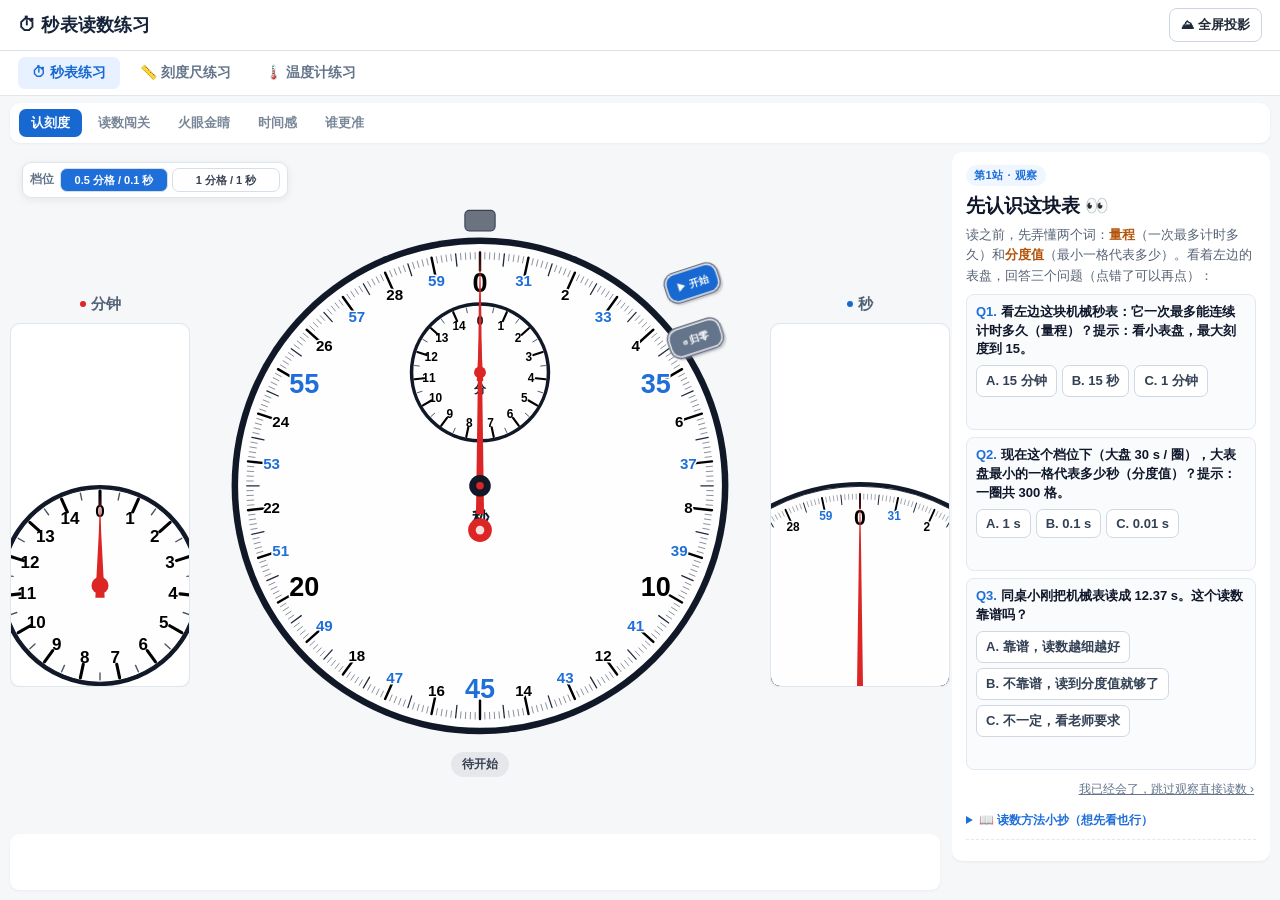
<file: stopwatch-reading-practice.html>
<!DOCTYPE html>
<html lang="zh-CN">
<head>
<meta charset="UTF-8">
<meta name="viewport" content="width=device-width, initial-scale=1.0">
<title>秒表读数练习</title>
<style>
  * { box-sizing: border-box; margin: 0; padding: 0; }
  html, body { height: 100%; }
  body {
    font-family: "Microsoft YaHei", "PingFang SC", "Segoe UI", sans-serif;
    background: #f0f2f5;
    color: #1f2937;
    display: flex;
    flex-direction: column;
    overflow: hidden;
  }
  header {
    display: flex; align-items: center; justify-content: space-between;
    padding: 8px 20px;
    background: #ffffff;
    border-bottom: 2px solid #1e6fd9;
    flex: 0 0 auto;
    z-index: 10;
  }
  header h1 { font-size: clamp(16px, 2vmin, 24px); color: #1e6fd9; }
  button { font-family: inherit; cursor: pointer; }

  /* ========== 主三栏布局 ========== */
  .workspace {
    flex: 1 1 auto; display: flex; min-height: 0; overflow: hidden;
  }

  /* ------ 第一栏：完整秒表（左） ------ */
  .col-watch {
    flex: 0 0 52%;
    display: flex; flex-direction: column;
    align-items: center; justify-content: center;
    padding: 10px; min-width: 0;
  }
  .watch-container {
    width: min(84vmin, 744px);
    height: min(84vmin, 744px);
    max-width: 100%; max-height: calc(100% - 44px);
  }
  .watch-container svg { width: 100%; height: 100%; display: block; }
  .status-bar {
    margin-top: 8px;
    font-size: clamp(15px, 2vmin, 22px); font-weight: bold;
    padding: 6px 24px; border-radius: 999px; letter-spacing: 1px;
    white-space: nowrap;
  }
  .status-bar.idle    { background: #e5e7eb; color: #374151; }
  .status-bar.running { background: #dcfce7; color: #15803d; animation: pulse 1s infinite; }
  .status-bar.stopped { background: #fee2e2; color: #b91c1c; }
  @keyframes pulse { 50% { opacity: 0.55; } }

  /* ------ 第二栏：两个局部放大图 ------ */
  .col-zoom {
    flex: 1 1 auto; display: flex; flex-direction: column;
    justify-content: flex-start;
    gap: 8px; padding: 10px 4px; min-width: 0; overflow: hidden;
  }

  .zoom-card {
    flex: 0 0 45%;
    background: transparent; border: 0;
    padding: 0; display: flex; flex-direction: column;
    overflow: hidden; min-height: 0;
  }

  .zoom-card-title {
    font-size: 24px; font-weight: bold; color: #1e6fd9;
    margin: 0 0 1px 3px; padding-left: 7px;
    border-left: 3px solid #1e6fd9; flex: 0 0 auto;
    line-height: 1.2;
  }

  .zoom-svg-wrap {
    flex: 1 1 auto; display: flex; align-items: stretch; justify-content: stretch;
    min-height: 0; overflow: hidden; background: #fff; position: relative;
    border-radius: 8px; box-shadow: 0 2px 4px rgba(0,0,0,0.05);
  }

  .zoom-svg-wrap svg {
    width: 100%; height: 100%; display: block;
  }

  /* 放大图遮罩（计时中显示） */
  .zoom-placeholder {
    display: none; width: 100%; height: 100%;
    align-items: center; justify-content: center;
    color: #4b5563; font-size: 15px; font-weight: bold;
    background: #f3f4f6; position: absolute; top: 0; left: 0; z-index: 2;
  }
  .is-running .zoom-placeholder { display: flex; }
  .is-running svg { display: none; }

  /* ------ 第三栏：控制面板（右） ------ */
  .ctrl-panel {
    flex: 0 0 280px; display: flex; flex-direction: column; gap: 8px;
    padding: 10px 14px; background: #ffffff;
    border-left: 1px solid #d1d5db; overflow-y: auto; min-width: 220px;
  }

  .mode-toggle { display: flex; gap: 6px; margin-bottom: 6px; }
  .mode-btn {
    flex: 1; border: 2px solid #cbd5e1; background: #fff; color: #374151;
    border-radius: 8px; padding: 7px 4px; font-size: 12px; font-weight: bold; line-height: 1.3;
  }
  .mode-btn.active { background: #1e6fd9; border-color: #1e6fd9; color: #fff; }
  .btn {
    border: 2px solid #cbd5e1; background: #ffffff; color: #1f2937;
    border-radius: 8px; padding: 9px 10px; font-size: 15px; font-weight: bold;
    transition: all .15s;
  }
  .btn:hover:not(:disabled) { background: #eff6ff; border-color: #1e6fd9; }
  .btn:disabled { opacity: .45; cursor: not-allowed; }
  .btn.big { width: 100%; padding: 13px; font-size: 18px; border-radius: 10px; }
  .btn.start { background: #16a34a; border-color: #16a34a; color: #fff; }
  .btn.start:hover:not(:disabled) { background: #15803d; }
  .btn.stop { background: #dc2626; border-color: #dc2626; color: #fff; }
  .btn.stop:hover:not(:disabled) { background: #b91c1c; }
  .btn.primary { background: #1e6fd9; border-color: #1e6fd9; color: #fff; flex: 1; }
  .btn.primary:hover:not(:disabled) { background: #1a5bb5; }
  .row { display: flex; gap: 8px; }
  .row .btn { flex: 1; }

  .answer-section h2 {
    font-size: 15px; color: #1e6fd9; border-left: 4px solid #1e6fd9;
    padding-left: 8px; margin: 6px 0 5px;
  }
  .inputs { display: flex; align-items: center; gap: 6px; flex-wrap: wrap; }
  .inputs label { font-size: 16px; font-weight: bold; }
  .inputs input {
    width: 72px; font-size: 19px; font-weight: bold; text-align: center;
    padding: 6px 4px; border: 2px solid #cbd5e1; border-radius: 8px; color: #1f2937;
  }
  .inputs input:focus { outline: none; border-color: #1e6fd9; }

  .feedback {
    margin-top: 6px; padding: 10px; border-radius: 8px;
    font-size: 15px; font-weight: bold; line-height: 1.5; display: none;
  }
  .feedback.good { display: block; background: #dcfce7; color: #15803d; border: 2px solid #16a34a; }
  .feedback.warn { display: block; background: #ffedd5; color: #c2410c; border: 2px solid #ea580c; }
  .feedback.bad  { display: block; background: #fee2e2; color: #b91c1c; border: 2px solid #dc2626; }

  .answer-box {
    padding: 10px 12px; border-radius: 8px; background: #fffbeb;
    border: 2px solid #f59e0b; font-size: 14px; line-height: 1.6;
  }
  .answer-box .big { font-size: 18px; font-weight: bold; color: #b45309; }
  .answer-overlay {
    display: none; position: fixed; top: 0; left: 0; width: 100%; height: 100%;
    background: rgba(0,0,0,0.45); z-index: 1000;
    align-items: center; justify-content: center;
  }
  .answer-overlay.show { display: flex; }
  .answer-modal {
    background: #fffbeb; border: 3px solid #f59e0b; border-radius: 16px;
    padding: 24px 32px; max-width: 800px; width: 90%;
    box-shadow: 0 8px 32px rgba(0,0,0,0.25); position: relative;
    font-size: 16px; line-height: 1.7;
  }
  .answer-modal .big { font-size: 36px; font-weight: bold; color: #b45309; margin: 0; white-space: nowrap; }
  .answer-modal .detail { font-size: 15px; color: #374151; margin-top: 4px; }
  .answer-modal .close-btn {
    position: absolute; top: 10px; right: 14px; font-size: 24px;
    background: none; border: none; cursor: pointer; color: #92400e; line-height: 1;
  }
  .answer-modal .close-btn:hover { color: #dc2626; }
  .hidden { display: none !important; }

  /* ========== 标签页导航 ========== */
  .tabs { display: flex; gap: 6px; padding: 8px 20px; background: #ffffff; border-bottom: 2px solid #e5e7eb; flex: 0 0 auto; }
  .tab-btn {
    border: 2px solid #cbd5e1; background: #fff; color: #374151;
    border-radius: 8px; padding: 8px 18px; font-size: 15px; font-weight: bold; cursor: pointer;
  }
  .tab-btn.active { background: #1e6fd9; border-color: #1e6fd9; color: #fff; }
  .tab-panel { display: none; flex: 1 1 auto; min-height: 0; }
  .tab-panel.active { display: flex; flex-direction: column; }

  /* ========== 刻度尺练习 ========== */
  .ruler-workspace {
    flex: 1 1 auto; display: flex; min-height: 0; overflow: hidden;
  }
  .ruler-main {
    flex: 0 0 55%; display: flex; flex-direction: column;
    align-items: center; justify-content: center; padding: 10px; min-width: 0;
  }
  .ruler-svg-wrap {
    width: 100%; max-width: 900px; background: #fff; border-radius: 8px;
    box-shadow: 0 2px 4px rgba(0,0,0,0.05); padding: 10px; position: relative;
  }
  .ruler-svg-wrap svg { width: 100%; height: auto; display: block; }
  .ruler-status {
    margin-top: 8px; font-size: clamp(15px, 2vmin, 22px); font-weight: bold;
    padding: 6px 24px; border-radius: 999px; letter-spacing: 1px; white-space: nowrap;
  }
  .ruler-status.idle    { background: #e5e7eb; color: #374151; }
  .ruler-status.ready   { background: #fee2e2; color: #b91c1c; }
  .ruler-zoom-col {
    flex: 1 1 auto; display: flex; flex-direction: column; justify-content: flex-start;
    gap: 8px; padding: 10px 4px; min-width: 0; overflow: hidden;
  }
  .ruler-zoom-card { flex: 1 1 auto; display: flex; flex-direction: column; min-height: 0; overflow: hidden; }
  .ruler-zoom-card .zoom-card-title {
    font-size: 24px; font-weight: bold; color: #4b5563;
    margin: 0 0 3px 3px; padding-left: 7px; border-left: 3px solid #4b5563; flex: 0 0 auto; line-height: 1.2;
  }
  .ruler-zoom-card .ruler-zoom-wrap {
    flex: 1 1 auto; min-height: 0; overflow: hidden; background: #fff; border-radius: 8px;
    box-shadow: 0 2px 4px rgba(0,0,0,0.05); display: flex; align-items: center; justify-content: center;
  }
  .ruler-zoom-card svg { width: 100%; height: 100%; display: block; }
  @media (max-width: 1100px) {
    .ruler-workspace { flex-direction: column; overflow-y: auto; }
    .ruler-main { flex: none; }
    .ruler-zoom-col { flex: none; min-width: 0; }
    .ruler-zoom-card { flex: 1; }
  }

  .stats {
    font-size: 14px; color: #374151; display: flex; align-items: center; gap: 4px;
    margin-top: 4px;
  }
  .stats b { color: #1e6fd9; font-size: 17px; }
  .stats button { margin-left: auto; font-size: 12px; padding: 3px 8px; border-radius: 6px; border: 1px solid #cbd5e1; background: #fff; }

  details.method { font-size: 13px; color: #374151; margin-top: 4px; }
  details.method summary { cursor: pointer; font-weight: bold; color: #1e6fd9; font-size: 14px; }
  details.method p { margin-top: 4px; line-height: 1.6; }
  .tips { font-size: 12px; color: #4b5563; margin-top: 4px; }

  /* ===== 素养升级组件 ===== */
  .h2-row { display: flex; justify-content: space-between; align-items: center; }
  .h2-row .mode-switch { display: flex; gap: 4px; }
  .mode-switch .mini {
    font-size: 11px; padding: 3px 8px; border-radius: 999px; font-weight: bold;
    border: 1.5px solid #cbd5e1; background: #fff; color: #374151; cursor: pointer;
  }
  .mode-switch .mini.active { background: #1e6fd9; border-color: #1e6fd9; color: #fff; }

  .spec-bar {
    font-size: 12px; line-height: 1.55; color: #374151;
    background: #eff6ff; border: 1.5px solid #bfdbfe; border-radius: 8px;
    padding: 6px 10px; margin-bottom: 6px;
  }
  .spec-bar b { color: #1e6fd9; }
  .spec-bar .cmp { display: block; margin-top: 3px; font-size: 11.5px; color: #92400e; }
  .spec-bar .cmp b { color: #b45309; }

  .diff-toggle { display: flex; gap: 4px; margin: 6px 0 6px; }
  .chip-btn {
    flex: 1; border: 1.5px solid #cbd5e1; background: #fff; color: #374151;
    border-radius: 999px; padding: 3px 2px; font-size: 11.5px; cursor: pointer;
    line-height: 1.25; font-family: inherit;
  }
  .chip-btn:hover { border-color: #1e6fd9; }
  .chip-btn.active { background: #1e6fd9; border-color: #1e6fd9; color: #fff; }

  /* 数字秒表 LCD 读条 */
  .digital-readout {
    display: none; align-items: center; gap: 12px;
    background: #111827; border-radius: 10px; padding: 5px 14px;
    margin: 2px 2px 6px; flex: 0 0 auto;
  }
  .digital-readout.on { display: flex; }
  .digital-readout .lcd {
    font-family: "Consolas", "Courier New", monospace; font-size: 28px; font-weight: bold;
    color: #4ade80; letter-spacing: 2px; white-space: nowrap; line-height: 1.15;
  }
  .digital-readout .lcd-cap { color: #d1d5db; font-size: 11.5px; white-space: nowrap; }
  .digital-readout .lcd-cap b { color: #4ade80; }
  .col-zoom.compare .zoom-card { flex: 1 1 0; }

  /* 读表四步自查 */
  .guide-box { margin-top: 6px; }
  .guide-box .gb-title { font-size: 12px; font-weight: bold; color: #1e6fd9; margin-bottom: 3px; }
  .step {
    display: flex; gap: 6px; font-size: 12px; color: #6b7280;
    border-left: 3px solid #d1d5db; padding: 2px 0 2px 8px; margin: 2px 0;
    line-height: 1.45; transition: all .18s;
  }
  .step b { font-weight: bold; color: #4b5563; white-space: nowrap; }
  .step.hl { color: #1f2937; border-left-color: #f59e0b; background: #fffbeb; border-radius: 0 6px 6px 0; }
  .step.hl b { color: #b45309; }
  .step.ok { color: #15803d; border-left-color: #16a34a; }
  .step.ok b { color: #15803d; }

  /* 错因诊断 */
  .diag-box { margin-top: 4px; }
  .diag-quote {
    font-size: 13.5px; line-height: 1.55; background: #fffbeb;
    border: 1.5px solid #f59e0b; border-radius: 8px; padding: 6px 10px; color: #1f2937;
  }
  .diag-quote b { color: #b45309; }
  .diag-opts { display: grid; grid-template-columns: 1fr; gap: 5px; margin-top: 6px; }
  .diag-opts .btn { font-size: 12px; padding: 7px 6px; line-height: 1.35; text-align: left; }
  .diag-opts .btn.right { background: #dcfce7; border-color: #16a34a; color: #15803d; }
  .diag-opts .btn.wrong { background: #fee2e2; border-color: #dc2626; color: #b91c1c; }
  .diag-hint { font-size: 11.5px; color: #4b5563; margin-top: 4px; line-height: 1.5; }

  /* 量感训练卡 */
  .est-card {
    border: 1.5px solid #bfdbfe; background: #eff6ff; border-radius: 10px;
    padding: 8px 10px; margin-top: 8px;
  }
  .est-card .est-head { font-size: 13px; font-weight: bold; color: #1e6fd9; margin-bottom: 2px; }
  .est-card .est-task { font-size: 12.5px; margin: 3px 0; color: #1f2937; line-height: 1.5; }
  .est-card .est-task b { font-size: 14px; color: #b45309; }
  .est-readout {
    font-family: "Consolas", "Courier New", monospace; font-size: 22px; font-weight: bold;
    color: #111827; text-align: center; margin: 5px 0 4px; min-height: 27px;
  }
  .est-card input { width: 62px; font-size: 14px; }
  .est-small { font-size: 11.5px; color: #4b5563; line-height: 1.5; }
  .est-card .feedback { font-size: 12.5px; padding: 6px 8px; margin-top: 5px; }
  .row .grow0 { flex: 0 0 auto; }
  .row .grow1 { flex: 1; }

  .faq-btn-row { display: flex; gap: 6px; margin: 6px 0 0; }
  .faq-btn-row .btn { flex: 1; font-size: 12px; padding: 6px 4px; line-height: 1.3; }
  details.method .plain { margin-top: 4px; line-height: 1.7; }
  details.method ul { margin: 4px 0 0 18px; line-height: 1.7; }

  @media (max-width: 1100px) {
    .workspace { flex-direction: column; overflow-y: auto; }
    body { overflow: auto; }
    .col-watch { flex: none; }
    .col-zoom { flex: none; flex-direction: row; min-width: 0; }
    .zoom-card { flex: 1; }
    .ctrl-panel { flex: none; border-left: none; border-top: 1px solid #d1d5db; }
  }

  /* ============================================================
     v2 学习旅程布局（面向 13-15 岁：一次只呈现一个环节）
     ============================================================ */
  #tab-watch { overflow: hidden; }

  /* —— 旅程导航条 —— */
  .journey {
    flex: 0 0 auto; display: flex; align-items: center; gap: 2px;
    padding: 8px 14px; margin: 8px 12px 0; background: #ffffff;
    border-radius: 14px; box-shadow: 0 1px 4px rgba(15,23,42,.08);
    flex-wrap: wrap; position: relative; z-index: 5;
  }
  .j-node {
    display: flex; align-items: center; gap: 6px;
    border: 0; background: #f1f5f9; color: #64748b;
    border-radius: 999px; padding: 7px 14px 7px 10px;
    font-size: 15px; font-weight: 700; cursor: pointer;
    transition: all .18s; line-height: 1.2;
  }
  .j-node .j-ic { font-size: 16px; }
  .j-node:hover:not(.cur) { background: #e2e8f0; color: #334155; }
  .j-node.cur {
    background: #1e6fd9; color: #fff;
    box-shadow: 0 3px 10px rgba(30,111,217,.35);
    animation: jpulse 2.2s infinite;
  }
  .j-node.done { background: #dcfce7; color: #15803d; }
  .j-node.cur.done { background: #1e6fd9; color: #fff; box-shadow: 0 3px 10px rgba(30,111,217,.35); }
  .j-node.done::before { content: "\2713"; font-weight: 900; font-size: 13px; }
  .j-arrow { color: #94a3b8; font-size: 18px; padding: 0 2px; font-weight: 700; }
  .j-hint {
    margin-left: auto; font-size: 13px; color: #64748b; font-weight: 600;
    max-width: 44%; text-align: right; line-height: 1.45;
  }
  .j-hint b { color: #1e6fd9; }
  @keyframes jpulse { 50% { box-shadow: 0 3px 16px rgba(30,111,217,.5); } }

  /* —— 工作区：舞台(左) + 任务卡(右) —— */
  .workspace {
    display: grid;
    grid-template-columns: minmax(0, 1fr) 356px;
    gap: 12px; padding: 10px 12px 12px;
    min-height: 0; overflow: hidden;
    flex: 1 1 auto;
  }
  .stage-col { display: flex; flex-direction: column; gap: 8px; min-width: 0; min-height: 0; }
  .stage-top { display: flex; gap: 10px; flex: 1 1 auto; min-height: 0; min-width: 0; }

  /* 表盘（舞台主角） */
  #tab-watch .col-watch {
    flex: 1 1 auto; display: flex; flex-direction: column;
    align-items: center; justify-content: center; min-width: 0;
  }
  #tab-watch .watch-container {
    width: 100%; max-width: min(56vmin, 640px); aspect-ratio: 1 / 1;
    max-height: calc(100% - 60px);
  }
  .dial-spec {
    margin-top: 6px; font-size: 14px; font-weight: 700; color: #4338ca;
    background: #eef2ff; border: 1px solid #c7d2fe; padding: 3px 14px;
    border-radius: 999px; white-space: nowrap; letter-spacing: .5px;
  }

  /* 放大镜列 */
  #tab-watch .col-zoom {
    flex: 0 0 250px; display: flex; flex-direction: column; gap: 8px;
    min-height: 0; padding: 2px 0; min-width: 0;
  }
  #tab-watch .zoom-card { flex: 1 1 0; min-height: 0; }
  #tab-watch .zoom-card-title { font-size: 17px; }
  #tab-watch .digital-readout { margin: 0 0 2px; }

  /* 控制台 */
  .console {
    flex: 0 0 auto; background: #ffffff; border-radius: 14px;
    box-shadow: 0 1px 4px rgba(15,23,42,.08);
    padding: 10px 14px; display: flex; flex-direction: column; gap: 8px;
  }
  .console-row { display: flex; gap: 10px; align-items: stretch; }
  .console-row .mode-toggle { flex: 0 0 auto; margin: 0; align-items: center; }
  .console-row .mode-btn { font-size: 13px; padding: 10px 8px; min-width: 120px; }
  .console-row .controls { flex: 1; display: flex; gap: 8px; }
  .console-row .controls #startStopBtn { flex: 2.2; margin: 0; }
  .console-row .controls #resetBtn,
  .console-row .controls #randomBtn { flex: 1; }
  #inputModeBox .inputs { display: flex; align-items: center; gap: 6px; }
  #inputModeBox .inputs input {
    width: 96px; border: 2px solid #cbd5e1; border-radius: 8px;
    font-size: 20px; font-weight: 700; padding: 6px 8px; color: #1f2937;
  }
  .inp-hint { font-size: 13px; color: #64748b; margin-left: 8px; }
  .console-foot {
    display: flex; align-items: center; justify-content: space-between;
    border-top: 1px dashed #e2e8f0; padding-top: 6px; gap: 10px;
  }
  .console-foot .stats { background: transparent; padding: 0; font-size: 13px; }
  .console-foot .tips { font-size: 12px; color: #94a3b8; margin: 0; }

  /* —— 右侧任务卡 —— */
  .quest-col { min-height: 0; overflow-y: auto; overflow-x: hidden; }
  .quest-card {
    background: #ffffff; border-radius: 16px; box-shadow: 0 1px 4px rgba(15,23,42,.08);
    padding: 14px 16px 16px; display: flex; flex-direction: column; gap: 10px;
  }
  .q-panel { display: none; }
  .q-panel.active { display: flex; flex-direction: column; gap: 10px; }
  .q-no {
    align-self: flex-start; font-size: 12px; font-weight: 800; letter-spacing: 1.5px;
    color: #1e6fd9; background: #eff6ff; border-radius: 999px; padding: 3px 12px;
  }
  .q-title { font-size: 21px; font-weight: 800; color: #0f172a; line-height: 1.25; }
  .q-desc { font-size: 15px; color: #475569; line-height: 1.65; }
  .q-desc b { color: #b45309; }
  .q-cta .q-go {
    width: 100%; font-size: 16px; padding: 12px; border-radius: 12px;
    background: #16a34a; border-color: #16a34a; color: #fff;
    animation: ctaGlow 1.6s infinite;
  }
  .q-cta .q-go:hover:not(:disabled) { background: #15803d; }
  @keyframes ctaGlow { 50% { box-shadow: 0 0 0 7px rgba(22,163,74,.16); } }
  .q-done {
    background: #f0fdf4; border: 2px solid #86efac; border-radius: 12px;
    padding: 10px 12px; text-align: center;
  }
  .q-done-txt { font-size: 15px; font-weight: 700; color: #15803d; margin-bottom: 8px; }
  .q-skip { text-align: right; }
  .linkish {
    border: 0; background: none; color: #64748b; font-size: 13px;
    text-decoration: underline; cursor: pointer; padding: 2px;
  }
  .linkish:hover { color: #1e6fd9; }
  .q-streak { font-size: 14px; font-weight: 700; color: #1e6fd9; text-align: center; min-height: 20px; }
  .q-handson {
    background: #fffbeb; border: 1.5px solid #fcd34d; border-radius: 12px; padding: 10px 12px;
  }
  .qh-title { font-weight: 800; color: #92400e; font-size: 15px; margin-bottom: 4px; }
  .qh-txt { font-size: 14px; color: #78350f; line-height: 1.6; }

  /* 任务卡反馈位（判题后按需出现） */
  .quest-foot { border-top: 1px dashed #e2e8f0; padding-top: 8px; margin-top: 2px; }
  #feedback { white-space: pre-line; line-height: 1.6; font-size: 15px; }

  /* 环节 1 观察问答 */
  .qa-wrap { display: flex; flex-direction: column; gap: 12px; }
  .qa-item { border: 1.5px solid #e2e8f0; border-radius: 12px; padding: 10px 12px; background: #f8fafc; }
  .qa-q { font-size: 15px; font-weight: 700; color: #0f172a; margin-bottom: 8px; line-height: 1.5; }
  .qa-q .qa-n { color: #1e6fd9; margin-right: 4px; }
  .qa-opts { display: flex; gap: 8px; flex-wrap: wrap; }
  .qa-btn {
    border: 2px solid #cbd5e1; background: #fff; border-radius: 10px;
    padding: 8px 14px; font-size: 15px; font-weight: 700; color: #334155; cursor: pointer;
    transition: all .15s;
  }
  .qa-btn:hover:not(:disabled) { border-color: #1e6fd9; background: #eff6ff; }
  .qa-btn.correct { background: #16a34a; border-color: #16a34a; color: #fff; }
  .qa-btn.wrong { background: #fee2e2; border-color: #dc2626; color: #b91c1c; }
  .qa-btn:disabled { cursor: default; opacity: .6; }
  .qa-fb { margin-top: 6px; font-size: 14px; font-weight: 700; min-height: 18px; }
  .qa-fb.ok { color: #15803d; }
  .qa-fb.no { color: #b91c1c; }

  /* 既有卡片放进任务卡后的紧凑适配 */
  .quest-card .spec-bar { font-size: 13px; line-height: 1.6; margin: 0; padding: 8px 10px; }
  .quest-card .est-card { background: #f8fafc; border: 1.5px solid #e2e8f0; }
  .quest-card .diag-quote { font-size: 15px; }
  .quest-card .diag-opts { display: flex; flex-direction: column; gap: 6px; }
  .quest-card .diag-opts .btn { text-align: left; font-size: 14px; white-space: normal; line-height: 1.4; }
  .quest-card .method { font-size: 14px; color: #475569; }
  .quest-card .method summary { cursor: pointer; font-weight: 700; color: #1e6fd9; }
  .quest-card .method p, .quest-card .method ul { margin-top: 6px; line-height: 1.7; padding-left: 18px; }

  /* 窄屏：任务卡移到舞台下方 */
  @media (max-width: 1180px) {
    .workspace {
      grid-template-columns: minmax(0, 1fr);
      overflow-y: auto;
    }
    #tab-watch .col-watch { min-width: 300px; }
    #tab-watch .watch-container { max-width: min(72vw, 480px); }
    .stage-top { flex-wrap: wrap; }
    #tab-watch .col-zoom { flex: 1 1 100%; flex-direction: row; }
    #tab-watch .zoom-card { flex: 1 1 0; }
    .quest-col { overflow: visible; }
    .j-hint { display: none; }
  }


  /* ==========================================================
     v3 极简课堂 UI：功能不减，视觉只保留“工具 + 当前任务 + 操作”
     ========================================================== */
  body { background:#f6f7f9; color:#172033; }
  header { padding:8px 18px; border-bottom:1px solid #dbe2ea; background:#fff; }
  header h1 { font-size:18px; color:#152238; letter-spacing:.2px; }
  #fullscreenBtn { padding:7px 11px; font-size:13px; border:1px solid #cbd5e1; border-radius:8px; }

  .tabs { gap:6px; padding:6px 18px; border-bottom:1px solid #e5e7eb; }
  .tab-btn { border:0; background:transparent; color:#64748b; border-radius:7px; padding:7px 14px; font-size:14px; }
  .tab-btn.active { background:#e8f1ff; color:#1769d1; }

  #tab-watch { overflow:hidden; }
  .journey {
    margin:7px 10px 0; padding:6px 9px; border-radius:10px; box-shadow:0 1px 3px rgba(15,23,42,.05);
    gap:4px; flex-wrap:nowrap; background:#fff;
  }
  .j-node {
    padding:6px 12px; border-radius:7px; background:transparent; color:#7a8798;
    font-size:13px; font-weight:700; box-shadow:none; animation:none !important;
  }
  .j-node .j-ic { display:none; }
  .j-node.cur { background:#1769d1; color:#fff; box-shadow:none; }
  .j-node.cur .j-ic { color:#fff; }
  .j-node.done { background:#eef7f0; color:#2f7d46; }
  .j-node.done .j-ic { color:#2f7d46; }
  .j-node.done::before { display:none; }
  .j-arrow { display:none; }
  .j-hint { display:none; }

  .workspace {
    grid-template-columns:minmax(0,1fr) 318px;
    gap:12px; padding:9px 10px 10px;
  }
  .stage-col { gap:8px; }
  .stage-top { flex-direction:column; gap:7px; }
  #tab-watch .col-watch { min-height:0; flex:1 1 auto; }
  #tab-watch .watch-container {
    width:min(47vh, 560px); height:min(47vh, 560px); flex:0 0 auto;
    max-width:100%; max-height:none;
  }
  body[data-journey="1"] #tab-watch .watch-container,
  body[data-journey="4"] #tab-watch .watch-container {
    width:min(65vh, 680px); height:min(65vh, 680px);
  }
  body[data-journey="5"] #tab-watch .watch-container {
    width:min(49vh, 580px); height:min(49vh, 580px);
  }
  .status-bar { margin-top:4px; padding:4px 16px; font-size:13px; letter-spacing:0; }
  .dial-spec { display:none; }
  .status-bar.running { animation:none; }
  .dial-spec {
    margin-top:4px; padding:2px 9px; font-size:11px; font-weight:600;
    color:#64748b; background:#fff; border:1px solid #e2e8f0;
  }

  /* 放大视图变成“读数辅助条”，不再与大表盘争夺主视觉 */
  #tab-watch .col-zoom {
    flex:0 0 100px; display:flex; flex-direction:row; gap:8px; padding:14px 0 0; min-height:0;
  }
  #tab-watch .zoom-card { flex:1 1 0; min-height:0; }
  #tab-watch .zoom-card-title {
    font-size:12px; color:#64748b; border-left:0; padding-left:2px; margin:0 0 3px; line-height:1.1;
  }
  .zoom-svg-wrap { border-radius:7px; box-shadow:none; border:1px solid #e5eaf0; }
  .zoom-placeholder { font-size:12px; }
  .digital-readout {
    flex:0 0 150px; align-self:flex-end; margin:0 !important; padding:5px 9px; gap:7px; border-radius:7px;
  }
  .digital-readout .lcd { font-size:20px; letter-spacing:1px; }
  .digital-readout .lcd-cap { display:none; }

  /* 第1/4站：没有“读数辅助”时，把空白交还给表盘 */
  body[data-journey="1"] #tab-watch .col-zoom,
  body[data-journey="4"] #tab-watch .col-zoom { display:none; }
  body[data-journey="5"] #tab-watch .zoom-card { display:none; }
  body[data-journey="5"] #tab-watch .col-zoom { align-items:flex-end; }

  .console {
    padding:8px 10px; gap:7px; border-radius:10px; box-shadow:0 1px 3px rgba(15,23,42,.05);
  }
  .spec-bar { display:none; }
  .console-row { gap:8px; }
  .console-row .mode-toggle { gap:4px; }
  .console-row .mode-btn { min-width:0; padding:7px 10px; font-size:12px; border:1px solid #d6dee8; border-radius:7px; }
  .console-row .controls { gap:7px; }
  .console-row .controls #startStopBtn { flex:1.8; }
  .btn { border:1px solid #d2dae5; border-radius:7px; font-size:13px; padding:8px 10px; }
  .btn.big { padding:10px 12px; font-size:16px; border-radius:8px; }
  .btn.start { background:#1769d1; border-color:#1769d1; }
  .btn.start:hover:not(:disabled) { background:#155db8; }
  .btn.stop { background:#d9534f; border-color:#d9534f; }
  .btn.primary { background:#1769d1; border-color:#1769d1; }
  .console-foot { padding-top:5px; border-top:1px solid #edf1f5; }
  .console-foot .tips { display:none; }
  .console-foot .stats { font-size:12px; color:#64748b; }
  .console-foot .stats b { font-size:14px; }

  /* 第1站不要让“开始计时”抢注意力；第5站需要真人操作时再出现 */
  body[data-journey="1"] #startStopBtn,
  body[data-journey="1"] #resetBtn,
  body[data-journey="3"] #startStopBtn,
  body[data-journey="3"] #resetBtn,
  body[data-journey="4"] #startStopBtn,
  body[data-journey="4"] #resetBtn { display:none; }
  body[data-journey="5"] #randomBtn,
  body[data-journey="5"] #inputModeBox { display:none !important; }

  #inputModeBox .inputs { gap:5px; }
  #inputModeBox .inputs input { width:78px; font-size:17px; padding:5px 6px; border:1px solid #cfd8e3; border-radius:7px; }
  .inp-hint { display:none; }
  #inputModeBox .row { margin-top:6px !important; }

  .quest-col { overflow-y:auto; }
  .quest-card {
    border-radius:10px; box-shadow:0 1px 3px rgba(15,23,42,.06); padding:13px 14px 14px; gap:8px;
  }
  .q-panel.active { gap:8px; }
  .q-no { font-size:11px; padding:3px 8px; letter-spacing:.6px; }
  .q-title { font-size:19px; line-height:1.25; }
  .q-desc { font-size:13px; line-height:1.55; color:#566274; }
  .q-desc b { color:#b45309; }
  .q-skip { margin-top:1px; }
  .linkish { font-size:12px; }
  .qa-wrap { gap:7px; }
  .qa-item { border-radius:8px; padding:8px 9px; background:#fafbfd; }
  .qa-q { font-size:13px; line-height:1.45; margin-bottom:6px; }
  .qa-btn { border:1px solid #cfd8e3; border-radius:7px; padding:6px 9px; font-size:13px; }
  .qa-opts { gap:5px; }
  .qa-fb { font-size:12px; line-height:1.45; }
  .q-cta .q-go { padding:9px; font-size:14px; animation:none; border-radius:8px; }
  .q-streak { font-size:12px; }
  .q-handson { border-radius:8px; padding:8px 9px; }
  .qh-title { font-size:13px; margin-bottom:3px; }
  .qh-txt { font-size:12px; line-height:1.5; }
  .quest-foot { padding-top:7px; }
  #feedback { font-size:13px; line-height:1.5; }
  .answer-box { padding:8px 9px; border-radius:8px; }
  .guide-box { margin-top:4px; }
  .guide-box .gb-title { font-size:11px; }
  .step { font-size:11px; padding-left:6px; }

  .diff-toggle { margin:3px 0 2px; }
  .chip-btn { font-size:11px; padding:4px 2px; border-radius:7px; }
  .est-card { padding:8px 9px; border-radius:8px; margin-top:3px; }
  .est-card .est-head, .est-card .est-task { font-size:12px; }
  .est-card .btn { padding:7px 7px; }
  .est-readout { font-size:20px; }
  .faq-btn-row { margin-top:2px; }
  .faq-btn-row .btn { font-size:11px; padding:6px 4px; }

  /* 刻度尺也统一成同一种“工具 + 任务”的轻 UI */
  .ruler-workspace { padding:9px 10px 10px; gap:12px; }
  .ruler-main { flex:1 1 auto; }
  .ruler-svg-wrap { box-shadow:none; border:1px solid #e5eaf0; border-radius:10px; }
  .ruler-zoom-col { flex:0 0 280px; }
  .ruler-zoom-card .zoom-card-title { font-size:13px; }
  .ctrl-panel { flex:0 0 300px; padding:10px 12px; border-left:1px solid #e1e6ed; box-shadow:0 1px 3px rgba(15,23,42,.04); }
  .ctrl-panel .btn.big { font-size:15px; }
  .answer-section h2 { font-size:13px; }
  details.method summary { font-size:12px; }
  details.method { font-size:12px; }

  @media (max-width:1180px) {
    .workspace { grid-template-columns:minmax(0,1fr); }
    .quest-col { max-height:none; }
  }


  /* ==========================================================
     v4：实体秒表操作 + 三段式读数辅助带
     ========================================================== */
  #startPusher,#resetPusher{filter:drop-shadow(0 2px 2px rgba(15,23,42,.13));}
  #startPusher:hover rect,#resetPusher:hover rect{stroke:#1769d1;}
  #startPusher:focus rect,#resetPusher:focus rect{stroke:#1769d1;stroke-width:3.5;}
  #tab-watch .stage-top{flex-direction:column;gap:4px;}
  #tab-watch .col-watch{flex:1 1 auto;min-height:0;}
  #tab-watch .watch-container{width:min(55vh,650px);height:min(55vh,650px);max-width:100%;max-height:100%;flex:0 0 auto;}
  body[data-journey="1"] #tab-watch .watch-container,body[data-journey="4"] #tab-watch .watch-container{width:min(62vh,690px);height:min(62vh,690px);}
  body[data-journey="5"] #tab-watch .watch-container{width:min(54vh,610px);height:min(54vh,610px);}
  .status-bar{margin-top:2px;padding:3px 11px;font-size:12px;}
  #tab-watch .col-zoom{flex:0 0 104px;width:100%;min-height:0;display:grid;grid-template-columns:minmax(0,.84fr) 92px minmax(0,1.32fr);align-items:stretch;gap:8px;padding:2px 0 0;position:relative;}
  #tab-watch .zoom-card{min-width:0;min-height:0;display:flex;flex-direction:column;}
  #tab-watch .zoom-card-title{height:20px;display:flex;align-items:center;gap:5px;font-size:12px;color:#64748b;border:0;padding:0 2px;margin:0 0 3px;line-height:1;}
  .zoom-dot{width:7px;height:7px;border-radius:50%;flex:0 0 auto;}.minute-dot{background:#dc2626;}.second-dot{background:#1769d1;}
  #tab-watch .zoom-svg-wrap{flex:1 1 auto;min-height:0;background:#fff;border:1px solid #dfe6ee;border-radius:8px;box-shadow:none;overflow:hidden;position:relative;}
  #tab-watch .zoom-svg-wrap svg{width:100%;height:100%;display:block;}
  .zoom-placeholder{font-size:11px;color:#94a3b8;}
  .zoom-context{min-width:0;display:flex;flex-direction:column;align-items:center;justify-content:flex-start;}
  .zoom-context-title{height:20px;display:flex;align-items:center;justify-content:center;font-size:11px;color:#94a3b8;}
  #zoomContext{width:100%;height:84px;display:block;}
  .digital-readout{position:absolute!important;right:0;top:-29px;z-index:3;width:auto;min-width:126px;margin:0!important;padding:4px 8px!important;border-radius:7px;box-shadow:0 1px 2px rgba(15,23,42,.16);}
  .digital-readout .lcd{font-size:17px!important;letter-spacing:.5px;}.digital-readout .lcd-cap{display:none;}
  .console{padding:7px 10px 6px;gap:5px;border-radius:9px;}
  .console-tools-row{align-items:center;gap:8px;}.mode-caption{flex:0 0 auto;font-size:12px;color:#64748b;font-weight:700;}
  .console-row .mode-toggle{gap:4px;}.console-row .mode-btn{min-width:118px;padding:6px 9px;font-size:12px;border:1px solid #d5deea;}
  .compact-controls{margin-left:auto;flex:0 0 auto!important;}.random-btn{padding:6px 12px;font-size:12px;font-weight:700;}.legacy-control{display:none!important;}
  .answer-bar{display:flex;align-items:center;gap:8px;padding-top:5px;border-top:1px solid #edf1f5;}
  .answer-label{font-size:13px;font-weight:800;color:#334155;white-space:nowrap;}.answer-fields{display:flex;align-items:center;gap:4px;}
  .answer-fields input{width:72px!important;height:36px;font-size:17px!important;text-align:center;font-weight:700;padding:4px 6px!important;border:1px solid #cbd5e1!important;border-radius:7px!important;color:#0f172a;}
  .answer-fields input:focus{outline:2px solid rgba(23,105,209,.14);border-color:#1769d1!important;}.answer-unit{font-size:13px;font-weight:700;color:#64748b;margin-right:2px;}
  .answer-actions{display:flex;gap:6px;margin-left:auto;}.answer-actions .btn{min-width:82px;padding:7px 10px;}.answer-actions .btn.primary{min-width:92px;}
  .console-foot{padding-top:4px;}.console-foot .tips{display:none;}.console-foot .stats{font-size:11.5px;}.console-foot .stats b{font-size:13px;}
  body[data-journey="1"] #tab-watch .col-zoom,body[data-journey="4"] #tab-watch .col-zoom{display:none;}
  body[data-journey="5"] #tab-watch .zoom-card-small,body[data-journey="5"] #tab-watch .zoom-card-large{display:none;}
  @media (max-width:1180px){#tab-watch .watch-container{width:min(58vw,480px);height:min(58vw,480px);}#tab-watch .col-zoom{flex:0 0 94px;grid-template-columns:minmax(0,.9fr) 76px minmax(0,1.15fr);}#zoomContext{height:76px;}.answer-label{display:none;}}



  /* ==========================================================
     v5：统一“课堂工具”界面——刻度尺五站 + 更克制的秒表辅助带
     ========================================================== */
  .ruler-journey{flex:0 0 auto;display:flex;align-items:center;gap:0;margin:7px 10px 0;padding:5px 9px;background:#fff;border-radius:10px;box-shadow:0 1px 3px rgba(15,23,42,.05);}
  .rj-node{border:0;background:transparent;color:#7a8798;border-radius:7px;padding:7px 12px;font:700 13px/1.2 inherit;display:flex;align-items:center;gap:7px;cursor:pointer;white-space:nowrap;}
  .rj-node:hover{background:#f4f7fb;color:#334155}.rj-node.cur{background:#1769d1;color:#fff}.rj-node.done{background:#eef7f0;color:#2f7d46}.rj-num{width:18px;height:18px;border-radius:50%;display:inline-flex;align-items:center;justify-content:center;background:#e8edf4;font-size:11px;color:#66758a}.rj-node.cur .rj-num{background:rgba(255,255,255,.2);color:#fff}.rj-node.done .rj-num{background:#d7efdc;color:#2f7d46}.rj-line{height:1px;width:18px;background:#dfe5ec}.rj-hint{margin-left:auto;color:#94a3b8;font-size:12px;white-space:nowrap}
  .ruler-workspace-v3{display:grid;grid-template-columns:minmax(0,1fr) 330px;gap:12px;min-height:0;flex:1;padding:9px 10px 10px;overflow:hidden}
  .ruler-stage-v3{min-width:0;min-height:0;display:grid;grid-template-rows:minmax(300px,1fr) 116px auto;gap:8px}
  .ruler-tool-v3{min-height:0;display:flex;flex-direction:column;align-items:center;justify-content:center;overflow:hidden}
  .ruler-svg-wrap-v3{width:100%;max-width:1120px;background:#fff;border:1px solid #e2e8f0;border-radius:10px;box-shadow:none;padding:10px 14px;overflow:hidden;max-height:100%}.ruler-svg-wrap-v3 svg{width:100%;height:auto;max-height:100%;display:block}
  .ruler-status-v3{margin-top:5px;font-size:12px;font-weight:700;padding:4px 12px;border-radius:999px;background:#f1f5f9;color:#64748b}.ruler-status-v3.ready{background:#fff1f2;color:#be123c}.ruler-status-v3.idle{background:#f1f5f9;color:#64748b}
  .ruler-zoom-v3{display:flex;flex-direction:column;min-height:0;align-items:stretch}.ruler-zoom-label{height:18px;font-size:12px;color:#64748b;font-weight:700;display:flex;align-items:center}.ruler-zoom-wrap-v3{flex:1;background:#fff;border:1px solid #e2e8f0;border-radius:8px;overflow:hidden}.ruler-zoom-wrap-v3 svg{width:100%;height:100%;display:block}
  .ruler-console-v3{background:#fff;border:1px solid #e2e8f0;border-radius:9px;padding:7px 9px;box-shadow:0 1px 3px rgba(15,23,42,.04)}
  .ruler-tool-row-v3{display:flex;align-items:center;gap:8px}.ruler-mode-group-v3{display:flex;align-items:center;gap:7px}.tool-caption{font-size:12px;color:#64748b;font-weight:800}.ruler-tool-row-v3 .mode-toggle{margin:0;gap:4px}.ruler-tool-row-v3 .mode-btn{min-width:105px;padding:6px 10px;font-size:12px;border:1px solid #d5deea;border-radius:7px}.ruler-random-v3{margin-left:auto;padding:6px 12px;font-size:12px}
  .ruler-answer-v3{display:flex;align-items:center;gap:6px;margin-top:6px;padding-top:6px;border-top:1px solid #edf1f5}.answer-label-v3{font-size:12px;font-weight:800;color:#334155}.ruler-answer-v3 input{width:90px;height:34px;text-align:center;font-size:17px;font-weight:700;border:1px solid #cbd5e1;border-radius:7px}.answer-unit-v3{font-size:12px;font-weight:700;color:#64748b}.ruler-answer-v3 .btn{padding:6px 12px;font-size:12px}.ruler-answer-v3 .primary{margin-left:auto}.ruler-foot-v3{display:flex;align-items:center;margin-top:5px;font-size:11px;color:#64748b}.ruler-stats-v3 b{color:#1769d1;font-size:13px}.mini-clear-v3{margin-left:8px;border:1px solid #d5deea;background:#fff;border-radius:6px;padding:2px 7px;font-size:11px;color:#64748b}
  .ruler-quest-v3{min-height:0;overflow-y:auto}.ruler-q-card-v3{background:#fff;border-radius:12px;box-shadow:0 1px 4px rgba(15,23,42,.06);padding:14px;min-height:100%}.rq-panel{display:none}.rq-panel.active{display:flex;flex-direction:column;gap:8px}.rq-kicker{font-size:11px;font-weight:800;color:#1769d1;letter-spacing:.5px}.rq-title{font-size:20px;line-height:1.25;font-weight:800;color:#0f172a}.rq-desc{font-size:13px;line-height:1.6;color:#526072}.rq-desc b{color:#b45309}.rq-qa-wrap{display:flex;flex-direction:column;gap:6px}.rq-qa-item{border:1px solid #e2e8f0;background:#f8fafc;border-radius:8px;padding:8px}.rq-qa-q{font-size:13px;font-weight:700;line-height:1.45;margin-bottom:6px}.rq-qa-opts{display:flex;gap:5px;flex-wrap:wrap}.rq-qa-opts button,.rq-fault-opts button,.rq-compare button{border:1px solid #cfd8e3;background:#fff;border-radius:7px;padding:6px 9px;font:700 12px/1.35 inherit;color:#334155;cursor:pointer}.rq-qa-opts button:hover,.rq-fault-opts button:hover,.rq-compare button:hover{border-color:#1769d1;background:#f4f8ff}.rq-qa-opts button.ok,.rq-fault-opts button.ok,.rq-compare button.active{background:#16a34a;border-color:#16a34a;color:#fff}.rq-qa-opts button.no,.rq-fault-opts button.no{background:#fff0f0;border-color:#dc2626;color:#b91c1c}.rq-qa-fb{font-size:11px;font-weight:700;margin-top:4px;line-height:1.45}.rq-done{background:#f0fdf4;border:1px solid #86efac;padding:9px;border-radius:8px;font-size:12px;color:#166534}.rq-done .btn{margin-top:6px;width:100%;font-size:12px;padding:7px}.rq-link{border:0;background:none;text-align:right;color:#7b8794;text-decoration:underline;font-size:11px;cursor:pointer;padding:2px}.rq-mini-rule{background:#f8fafc;border:1px solid #e2e8f0;border-radius:8px;padding:8px;font-size:12px;color:#475569;line-height:1.55}.rq-progress{text-align:center;font-size:12px;font-weight:800;color:#1769d1;min-height:17px}.rq-next-btn{width:100%;font-size:12px;padding:8px}.rq-fault-box{background:#fffbeb;border:1px solid #fcd34d;border-radius:8px;padding:9px;font-size:13px;line-height:1.5}.rq-fault-box strong{color:#92400e;font-size:15px}.rq-fault-hint{font-size:11px;color:#92400e;margin-top:3px}.rq-fault-opts{display:flex;flex-direction:column;gap:5px}.rq-fault-opts button{text-align:left}.rq-secondary{font-size:12px;padding:7px 10px}.rq-est-card{background:#f8fafc;border:1px solid #e2e8f0;border-radius:9px;padding:9px}.rq-est-task{font-size:12px;color:#64748b;font-weight:700}.rq-est-big{font-size:22px;font-weight:800;color:#0f172a;text-align:center;padding:8px 0}.rq-est-row{display:flex;align-items:center;gap:5px}.rq-est-row label{font-size:12px;font-weight:700}.rq-est-row input{width:84px;height:32px;text-align:center;border:1px solid #cbd5e1;border-radius:6px;font-weight:700}.rq-est-row span{font-size:12px;color:#64748b}.rq-est-row .btn{padding:6px 9px;font-size:11px}.rq-est-card .feedback{font-size:12px;padding:6px 7px;margin-top:6px}.rq-compare{display:grid;grid-template-columns:1fr 1fr;gap:6px}.rq-compare button{font-size:13px;padding:10px 6px}.rq-compare-result{min-height:38px;background:#f8fafc;border:1px solid #e2e8f0;border-radius:8px;padding:8px;font-size:12px;line-height:1.55;color:#475569}.rq-takeaway{background:#eef5ff;border:1px solid #c7d8f5;border-radius:8px;padding:8px;font-size:12px;line-height:1.55;color:#334155}.ruler-feedback-v3{font-size:12px;line-height:1.55}.ruler-method-v3{margin-top:auto;padding-top:6px;border-top:1px dashed #e2e8f0;font-size:11px;color:#64748b}.ruler-method-v3 summary{cursor:pointer;color:#1769d1;font-weight:800}.ruler-method-v3>div{margin-top:5px;line-height:1.6}

  /* 秒表：让辅助带真正成为“指针所在区域的放大镜”，而不是三个卡片 */
  #tab-watch .col-zoom{flex:0 0 116px!important;width:100%;display:grid;grid-template-columns:minmax(0,1fr) 78px minmax(0,1.22fr);gap:8px;align-items:stretch;padding:0!important}
  #tab-watch .zoom-card{display:flex;flex-direction:column;min-width:0}.zoom-card-title{height:18px!important;font-size:11px!important;color:#64748b!important;margin:0 0 3px!important;padding:0 2px!important;border:0!important}.zoom-svg-wrap{border:0!important;background:#fff!important;border-radius:6px!important}.zoom-svg-wrap svg{preserveAspectRatio:xMidYMid meet}.zoom-context{display:flex;flex-direction:column;align-items:center}.zoom-context-title{height:18px;font-size:10px;color:#a0a8b4;display:flex;align-items:center}.digital-readout{top:auto!important;bottom:118px!important;right:0!important;min-width:115px!important;padding:4px 7px!important}.digital-readout .lcd{font-size:15px!important}.zoom-dot{width:6px;height:6px}.status-bar{font-size:12px!important;padding:4px 11px!important}.dial-spec{display:none!important}
  #tab-watch .watch-container{width:min(64vh,650px)!important;height:min(64vh,650px)!important;max-width:100%!important;max-height:100%!important}.stage-top{gap:5px!important}
  #tab-watch .console{padding:6px 9px 5px!important}.console-row .mode-btn{font-size:11px!important;min-width:100px!important;padding:6px 8px!important}.random-btn{font-size:11px!important;padding:6px 10px!important}.answer-fields input{height:33px!important}.answer-actions .btn{font-size:11px!important;min-width:74px!important;padding:6px 9px!important}
  @media (max-width:1180px){.ruler-workspace-v3{grid-template-columns:minmax(0,1fr);overflow-y:auto}.ruler-stage-v3{grid-template-rows:auto 100px auto}.ruler-quest-v3{overflow:visible}.rj-hint{display:none}.ruler-svg-wrap-v3{padding:8px}.ruler-answer-v3 .primary{margin-left:0}}


  /* 五站导航统一编号视觉：秒表与刻度尺用同一种学习路径语言 */
  #journeyBar .j-node{gap:7px}.#journeyBar .j-node::before{content:attr(data-go);display:inline-flex;width:18px;height:18px;border-radius:50%;align-items:center;justify-content:center;background:#e8edf4;color:#66758a;font-size:11px;font-weight:800}.#journeyBar .j-node.cur::before{background:rgba(255,255,255,.2);color:#fff}.#journeyBar .j-node.done::before{content:attr(data-go);display:inline-flex;background:#d7efdc;color:#2f7d46}.#journeyBar .j-ic{display:none!important}
  /* 刻度尺状态提示只表达“当前该做什么”，避免沿用秒表的“随机时刻”文案 */
  #tab-ruler .ruler-status-v3{font-size:11px;padding:3px 10px;line-height:1.2}


  /* 秒表旧控制按钮仅作为 JS 兼容占位：界面上只保留表盘上的实体操作键 */
  #tab-watch .console #startStopBtn,#tab-watch .console #resetBtn{display:none!important}


  /* ==========================================================
     v5：左右侧向放大 —— 主表居中，分钟/秒读数各占一侧
     核心：不改变 JS/功能，只重新分配舞台空间
     ========================================================== */
  #tab-watch .stage-top{
    display:grid!important;
    grid-template-columns:minmax(240px,1fr) minmax(470px,560px) minmax(240px,1fr);
    grid-template-rows:minmax(0,1fr);
    gap:12px!important;
    align-items:center;
    min-height:0;
    width:100%;
  }

  #tab-watch .col-watch{
    grid-column:2;
    grid-row:1;
    width:100%;
    height:100%;
    min-width:0;
    min-height:0;
    flex:none!important;
    justify-content:center;
  }

  /* 把原“放大镜列”拆成两个视觉子项，分别进入左右两侧 */
  #tab-watch .col-zoom{
    grid-column:1 / 4;
    grid-row:1;
    position:relative;
    width:100%;
    height:100%;
    min-width:0;
    min-height:0;
    display:grid!important;
    grid-template-columns:minmax(240px,1fr) minmax(470px,560px) minmax(240px,1fr);
    grid-template-rows:minmax(0,1fr);
    gap:12px;
    align-items:center;
    padding:0!important;
    pointer-events:none;
  }

  #tab-watch .zoom-card{
    width:100%;
    height:clamp(230px,36vh,340px);
    min-width:0;
    min-height:0;
    align-self:center;
    pointer-events:auto;
  }

  #tab-watch .zoom-card-small{grid-column:1;grid-row:1;}
  #tab-watch .zoom-card-large{grid-column:3;grid-row:1;}

  #tab-watch .zoom-card-title{
    height:24px!important;
    margin:0 0 7px!important;
    padding:0 4px!important;
    display:flex!important;
    align-items:center;
    justify-content:center;
    font-size:14px!important;
    font-weight:700;
    color:#526277!important;
    white-space:nowrap;
  }

  #tab-watch .zoom-svg-wrap{
    height:calc(100% - 31px);
    border:1px solid #dfe6ee!important;
    border-radius:10px!important;
    background:#fff!important;
    box-shadow:0 1px 3px rgba(15,23,42,.05)!important;
    overflow:hidden;
  }

  #tab-watch .zoom-svg-wrap svg{
    width:100%;
    height:100%;
    display:block;
    preserveAspectRatio:xMidYMid meet;
  }

  /* 左右放大图不再被“整表小缩略图”夹在中间 */
  #tab-watch .zoom-context{display:none!important;}

  /* 数字表只在第5站出现，独立放到右上角，不破坏左右放大布局 */
  #tab-watch .digital-readout{
    grid-column:3!important;
    grid-row:1!important;
    position:absolute!important;
    right:0!important;
    top:8px!important;
    bottom:auto!important;
    z-index:6;
    width:auto!important;
    min-width:120px!important;
    justify-self:end;
    align-self:start;
    pointer-events:auto;
  }

  /* 读数站：左右放大区更像“读数镜头”，边框弱化，重点突出刻度与指针 */
  body[data-journey="2"] #tab-watch .zoom-svg-wrap,
  body[data-journey="3"] #tab-watch .zoom-svg-wrap{
    background:#fff!important;
  }
  body[data-journey="2"] #tab-watch .zoom-card-small .zoom-svg-wrap,
  body[data-journey="3"] #tab-watch .zoom-card-small .zoom-svg-wrap{
    box-shadow:inset -10px 0 18px rgba(220,38,38,.035)!important;
  }
  body[data-journey="2"] #tab-watch .zoom-card-large .zoom-svg-wrap,
  body[data-journey="3"] #tab-watch .zoom-card-large .zoom-svg-wrap{
    box-shadow:inset 10px 0 18px rgba(23,105,209,.035)!important;
  }

  @media (max-width:1180px){
    #tab-watch .stage-top{
      display:grid!important;
      grid-template-columns:minmax(180px,1fr) minmax(360px,480px) minmax(180px,1fr);
      gap:8px!important;
    }
    #tab-watch .col-zoom{
      grid-template-columns:minmax(180px,1fr) minmax(360px,480px) minmax(180px,1fr);
      gap:8px;
    }
    #tab-watch .zoom-card{height:clamp(190px,30vh,270px);}
    #tab-watch .zoom-card-title{font-size:12px!important;}
  }

  @media (max-width:900px){
    #tab-watch .stage-top{
      display:flex!important;
      flex-direction:column!important;
      gap:6px!important;
    }
    #tab-watch .col-watch{order:1;width:100%;height:auto;}
    #tab-watch .col-zoom{order:2;display:grid!important;grid-template-columns:1fr 1fr;grid-template-rows:auto;gap:7px;height:92px;}
    #tab-watch .zoom-card{height:92px;}
    #tab-watch .zoom-card-small{grid-column:1;}
    #tab-watch .zoom-card-large{grid-column:2;}
    #tab-watch .zoom-context{display:none!important;}
    #tab-watch .zoom-card-title{height:16px!important;margin-bottom:2px!important;font-size:11px!important;}
    #tab-watch .zoom-svg-wrap{height:74px;}
    #tab-watch .digital-readout{right:0!important;top:auto!important;bottom:100px!important;}
  }


  /* ==========================================================
     v6：统一控制区——档位回到主视图左上角；
     “换一题 + 我的读数 + 检查 + 看答案”同一行。
     ========================================================== */
  #tab-watch .stage-top{position:relative!important;}
  .watch-mode-overlay{
    position:absolute;left:12px;top:10px;z-index:40;
    display:flex;align-items:center;gap:6px;padding:5px 7px;
    background:rgba(255,255,255,.96);border:1px solid #dbe3ed;border-radius:9px;
    box-shadow:0 2px 8px rgba(15,23,42,.07);
  }
  .watch-mode-overlay .mode-caption{font-size:12px;color:#64748b;font-weight:800;white-space:nowrap;}
  .watch-mode-overlay .mode-toggle{display:flex;gap:4px;margin:0!important;}
  .watch-mode-overlay .mode-btn{min-width:108px!important;padding:5px 8px!important;font-size:11px!important;line-height:1.15;border:1px solid #d5deea!important;border-radius:7px!important;}

  #tab-watch .console{position:relative!important;display:block!important;padding:5px 8px!important;min-height:46px!important;}
  #tab-watch .console-row{display:none!important;}
  #tab-watch #inputModeBox{
    display:flex;align-items:center;gap:7px;width:100%;
    padding:0!important;border-top:0!important;min-width:0;margin:0!important;
  }
  #tab-watch #randomBtn{order:-10;display:block!important;flex:0 0 auto!important;min-width:76px;padding:6px 10px!important;font-size:11.5px!important;}
  #tab-watch #inputModeBox .answer-label{font-size:13px;white-space:nowrap;}
  #tab-watch #inputModeBox .answer-fields{display:flex;align-items:center;gap:3px;white-space:nowrap;}
  #tab-watch #inputModeBox .answer-fields input{width:68px!important;height:32px!important;font-size:16px!important;}
  #tab-watch #inputModeBox .answer-unit{font-size:12px;margin-right:3px;}
  #tab-watch #inputModeBox .answer-actions{display:flex;align-items:center;gap:5px;margin-left:auto;}
  #tab-watch #inputModeBox .answer-actions .btn{min-width:76px;padding:6px 10px!important;font-size:11.5px!important;}
  #tab-watch .console-foot{position:absolute;right:7px;bottom:1px;padding:0!important;border:0!important;pointer-events:none;opacity:.62;}
  #tab-watch .console-foot .stats{font-size:9px!important;}
  #tab-watch .console-foot .stats b{font-size:11px!important;}
  #tab-watch .console-foot .stats button{pointer-events:auto;font-size:9px!important;padding:1px 5px!important;}
  #tab-watch .legacy-hooks{display:none!important;}

  /* 释放出来的纵向空间给主表盘 */
  #tab-watch .watch-container{width:min(70vh,700px)!important;height:min(70vh,700px)!important;}
  body[data-journey="1"] #tab-watch .watch-container,
  body[data-journey="4"] #tab-watch .watch-container{width:min(74vh,740px)!important;height:min(74vh,740px)!important;}
  body[data-journey="5"] #tab-watch .watch-container{width:min(68vh,680px)!important;height:min(68vh,680px)!important;}

  /* 刻度尺：相同骨架 */
  .ruler-tool-v3{position:relative!important;}
  .ruler-mode-overlay{
    position:absolute;left:12px;top:10px;z-index:30;
    display:flex;align-items:center;gap:6px;padding:5px 7px;
    background:rgba(255,255,255,.96);border:1px solid #dbe3ed;border-radius:9px;
    box-shadow:0 2px 8px rgba(15,23,42,.07);
  }
  .ruler-mode-overlay .tool-caption{font-size:12px;color:#64748b;font-weight:800;white-space:nowrap;}
  .ruler-mode-overlay .mode-toggle{display:flex;gap:4px;margin:0!important;}
  .ruler-mode-overlay .mode-btn{min-width:92px!important;padding:5px 8px!important;font-size:11px!important;border:1px solid #d5deea!important;border-radius:7px!important;}
  .ruler-tool-row-v3{display:none!important;}
  .ruler-console-v3{position:relative!important;padding:5px 8px!important;min-height:46px!important;display:flex!important;align-items:center!important;}
  .ruler-answer-v3{width:100%;margin:0!important;padding:0!important;border:0!important;display:flex!important;align-items:center!important;gap:7px!important;}
  .ruler-random-v3{order:-10;margin:0!important;flex:0 0 auto!important;min-width:76px!important;padding:6px 10px!important;font-size:11.5px!important;}
  .ruler-answer-v3 .answer-label-v3{font-size:13px;white-space:nowrap;}
  .ruler-answer-v3 input{width:78px!important;height:32px!important;font-size:16px!important;}
  .ruler-answer-v3 .answer-unit-v3{font-size:12px;}
  .ruler-answer-v3 .primary{margin-left:auto!important;min-width:76px;padding:6px 10px!important;font-size:11.5px!important;}
  .ruler-answer-v3 #rulerShowAnswerBtn{min-width:76px;padding:6px 10px!important;font-size:11.5px!important;}
  .ruler-foot-v3{position:absolute!important;right:7px;bottom:1px;margin:0!important;font-size:9px!important;opacity:.62;}

  @media (max-width:900px){
    .watch-mode-overlay{left:7px;top:7px;padding:4px 6px;}
    .watch-mode-overlay .mode-btn{min-width:90px!important;font-size:10px!important;}
    #tab-watch .console,.ruler-console-v3{min-height:44px!important;}
    #tab-watch #randomBtn,.ruler-random-v3,#tab-watch #inputModeBox .answer-actions .btn,.ruler-answer-v3 .primary,.ruler-answer-v3 #rulerShowAnswerBtn{min-width:62px!important;font-size:10.5px!important;padding:6px 7px!important;}
    #tab-watch #inputModeBox{gap:5px!important;}
    #tab-watch #inputModeBox .answer-fields input{width:56px!important;}
    .ruler-mode-overlay{left:7px;top:7px;padding:4px 6px;}
    .ruler-mode-overlay .mode-btn{min-width:78px!important;font-size:10px!important;}
    .ruler-answer-v3{gap:5px!important;}.ruler-answer-v3 input{width:60px!important;}
  }


/* ==========================================================
   v7：进一步放大秒表读数镜头；刻度尺右端放大改为主尺右侧并放大
   ========================================================== */
/* 秒表左右局部放大：增加可用高度与实际裁切倍率 */
#tab-watch .zoom-card{
  height:clamp(280px,44vh,410px)!important;
}
#tab-watch .zoom-card-title{
  height:26px!important;
  margin-bottom:6px!important;
  font-size:15px!important;
}
#tab-watch .zoom-svg-wrap{
  height:calc(100% - 32px)!important;
}
/* 让左右两侧比上一版更宽，中间整表略收，换取真正的读数空间 */
#tab-watch .stage-top{
  grid-template-columns:minmax(280px,1fr) minmax(450px,520px) minmax(280px,1fr)!important;
}
#tab-watch .col-zoom{
  grid-template-columns:minmax(280px,1fr) minmax(450px,520px) minmax(280px,1fr)!important;
}

/* 刻度尺：完整刻度尺 + 右端局部放大并排；操作栏独占下一行 */
.ruler-stage-v3{
  display:grid!important;
  grid-template-columns:minmax(0,2.15fr) minmax(300px,.85fr)!important;
  grid-template-rows:minmax(360px,1fr) auto!important;
  gap:10px!important;
  min-height:0!important;
}
.ruler-tool-v3{
  grid-column:1!important;
  grid-row:1!important;
  min-width:0!important;
  min-height:0!important;
}
.ruler-zoom-v3{
  grid-column:2!important;
  grid-row:1!important;
  min-width:0!important;
  min-height:0!important;
  height:100%!important;
  display:flex!important;
  flex-direction:column!important;
}
.ruler-zoom-label{
  height:24px!important;
  font-size:14px!important;
  color:#526277!important;
  justify-content:center!important;
  flex:0 0 auto!important;
}
.ruler-zoom-wrap-v3{
  flex:1 1 auto!important;
  min-height:0!important;
  border-radius:10px!important;
  border:1px solid #dfe6ee!important;
  background:#fff!important;
  overflow:hidden!important;
}
.ruler-zoom-wrap-v3 svg{
  width:100%!important;
  height:100%!important;
  display:block!important;
}
.ruler-console-v3{
  grid-column:1 / 3!important;
  grid-row:2!important;
}

@media (max-width:1180px){
  .ruler-stage-v3{
    grid-template-columns:minmax(0,1fr) minmax(260px,.72fr)!important;
    grid-template-rows:minmax(320px,1fr) auto!important;
  }
}
@media (max-width:900px){
  #tab-watch .zoom-card{
    height:92px!important;
  }
  .ruler-stage-v3{
    grid-template-columns:1fr!important;
    grid-template-rows:auto 150px auto!important;
  }
  .ruler-tool-v3{grid-column:1!important;grid-row:1!important;}
  .ruler-zoom-v3{grid-column:1!important;grid-row:2!important;height:auto!important;}
  .ruler-console-v3{grid-column:1!important;grid-row:3!important;}
}


/* ==========================================================
   v8：统计信息与判题按钮同行，避免覆盖；统一刻度尺提示文案
   ========================================================== */
.hidden-foot{display:none!important;}
.inline-stats{
  display:flex!important;align-items:center;gap:7px;white-space:nowrap;
  color:#64748b;font-size:10.5px;font-weight:700;
  flex:0 0 auto;
}
.inline-stats b{color:#1769d1;font-size:12px;}
.inline-stats button{
  border:1px solid #d5deea;background:#fff;color:#64748b;
  border-radius:6px;padding:2px 6px;font-size:10px;line-height:1.2;cursor:pointer;
}
.watch-inline-stats{margin-left:4px;}
.ruler-inline-stats{margin-left:4px;}

/* 秒表：两个判题按钮保持正常、紧凑的视觉重量 */
#tab-watch #inputModeBox .answer-actions{flex:0 0 auto;margin-left:auto!important;}
#tab-watch #inputModeBox .answer-actions .btn{
  min-width:68px!important;padding:6px 10px!important;font-size:11.5px!important;
}
#tab-watch #checkBtn{min-width:72px!important;}
#tab-watch #showAnswerBtn{min-width:68px!important;}

/* 刻度尺：检查 / 看答案与秒表判题按钮保持一致 */
.ruler-answer-v3 .primary{
  margin-left:auto!important;min-width:72px!important;
  padding:6px 10px!important;font-size:11.5px!important;
}
.ruler-answer-v3 #rulerShowAnswerBtn{
  min-width:68px!important;
  padding:6px 10px!important;font-size:11.5px!important;
}
.ruler-answer-v3{min-width:0!important;}
.ruler-random-v3{min-width:68px!important;width:68px!important;}

/* 移除旧的统计绝对定位，统计已经并入答题操作行 */
.ruler-foot-v3{display:none!important;}

@media (max-width:1100px){
  .inline-stats{gap:5px;font-size:9.5px;}
  .inline-stats b{font-size:11px;}
  #tab-watch #inputModeBox .answer-actions .btn,
  .ruler-answer-v3 .primary,.ruler-answer-v3 #rulerShowAnswerBtn{
    min-width:62px!important;padding:6px 7px!important;font-size:10.5px!important;
  }
  #tab-watch #checkBtn{min-width:64px!important;width:64px!important;}
  #tab-watch #showAnswerBtn{min-width:62px!important;width:62px!important;}
  .ruler-random-v3{min-width:62px!important;width:62px!important;}
}

/* ==========================================================
   v9：主表盘固定 550px；压缩左右读数镜头宽度（小表盘倍率已在
   JS 中通过缩小裁切窗口提高，秒针镜头参数保持不变）
   ========================================================== */
#tab-watch .watch-container{
  width:min(100%, 550px)!important;
  height:min(100%, 550px)!important;
}
body[data-journey="1"] #tab-watch .watch-container,
body[data-journey="4"] #tab-watch .watch-container,
body[data-journey="5"] #tab-watch .watch-container{
  width:min(100%, 550px)!important;
  height:min(100%, 550px)!important;
}
#tab-watch .stage-top,
#tab-watch .col-zoom{
  grid-template-columns:minmax(180px,1fr) minmax(560px,640px) minmax(180px,1fr)!important;
  gap:10px!important;
}

@media (max-width:1180px){
  #tab-watch .watch-container,
  body[data-journey="1"] #tab-watch .watch-container,
  body[data-journey="4"] #tab-watch .watch-container,
  body[data-journey="5"] #tab-watch .watch-container{
    width:min(100%, 460px)!important;
    height:min(100%, 460px)!important;
  }
  #tab-watch .stage-top,
  #tab-watch .col-zoom{
    grid-template-columns:minmax(140px,1fr) minmax(430px,460px) minmax(140px,1fr)!important;
    gap:8px!important;
  }
}

@media (max-width:900px){
  #tab-watch .col-zoom{grid-template-columns:1fr 1fr!important;gap:7px!important;}
  #tab-watch .watch-container,
  body[data-journey="1"] #tab-watch .watch-container,
  body[data-journey="4"] #tab-watch .watch-container,
  body[data-journey="5"] #tab-watch .watch-container{
    width:min(100%, 460px)!important;
    height:min(100%, 460px)!important;
  }
}

/* ==========================================================
   v10：检查按钮统一为秒表紧凑样式；底栏按钮整行加大
   ========================================================== */
/* 根因：.btn.primary { flex:1 } 会把刻度尺「检查」拉成通栏 */
#tab-watch #inputModeBox .answer-actions .btn.primary,
.ruler-answer-v3 .answer-actions .btn.primary,
.ruler-answer-v3 #rulerCheckBtn{
  flex:0 0 auto !important;
}

#tab-watch #inputModeBox .answer-actions,
.ruler-answer-v3 .answer-actions{
  display:flex !important;
  align-items:center;
  gap:8px;
  flex:0 0 auto;
  margin-left:auto !important;
}

/* 整行按钮与输入框统一加大（秒表 + 刻度尺） */
#tab-watch .console,
.ruler-console-v3{
  min-height:56px !important;
  padding:8px 10px !important;
}
#tab-watch #inputModeBox,
.ruler-answer-v3{
  gap:10px !important;
}
#tab-watch #randomBtn,
.ruler-random-v3{
  min-width:96px !important;
  width:auto !important;
  height:42px !important;
  padding:8px 14px !important;
  font-size:14px !important;
  border-radius:9px !important;
}
#tab-watch #inputModeBox .answer-label,
.ruler-answer-v3 .answer-label-v3{
  font-size:15px !important;
}
#tab-watch #inputModeBox .answer-fields input,
.ruler-answer-v3 input{
  width:84px !important;
  height:42px !important;
  font-size:18px !important;
  border-radius:9px !important;
}
#tab-watch #inputModeBox .answer-unit,
.ruler-answer-v3 .answer-unit-v3{
  font-size:14px !important;
}
#tab-watch #inputModeBox .answer-actions .btn,
.ruler-answer-v3 .answer-actions .btn,
.ruler-answer-v3 .primary,
.ruler-answer-v3 #rulerShowAnswerBtn{
  min-width:96px !important;
  width:auto !important;
  height:42px !important;
  padding:8px 16px !important;
  font-size:14px !important;
  border-radius:9px !important;
  margin-left:0 !important;
}
#tab-watch #checkBtn,
.ruler-answer-v3 #rulerCheckBtn{
  min-width:100px !important;
}
.inline-stats{
  font-size:12px !important;
  gap:8px !important;
}
.inline-stats b{ font-size:14px !important; }
.inline-stats button{
  padding:4px 10px !important;
  font-size:12px !important;
  border-radius:7px !important;
  height:28px;
}

@media (max-width:1100px){
  #tab-watch #randomBtn,.ruler-random-v3,
  #tab-watch #inputModeBox .answer-actions .btn,
  .ruler-answer-v3 .answer-actions .btn{
    min-width:84px !important;
    height:38px !important;
    font-size:13px !important;
    padding:7px 12px !important;
  }
  #tab-watch #inputModeBox .answer-fields input,
  .ruler-answer-v3 input{
    width:72px !important;
    height:38px !important;
    font-size:16px !important;
  }
}


/* ==========================================================
   v11：换一题移到看答案后；橙色区分
   ========================================================== */
#tab-watch #randomBtn,
.ruler-random-v3,
#rulerRandomBtn{
  order:0 !important;
  margin-left:0 !important;
}
#tab-watch #inputModeBox .answer-actions #randomBtn,
.ruler-answer-v3 .answer-actions #rulerRandomBtn{
  background:#fff7ed !important;
  border-color:#f59e0b !important;
  color:#b45309 !important;
}
#tab-watch #inputModeBox .answer-actions #randomBtn:hover:not(:disabled),
.ruler-answer-v3 .answer-actions #rulerRandomBtn:hover:not(:disabled){
  background:#ffedd5 !important;
  border-color:#d97706 !important;
  color:#92400e !important;
}


.rq-est-hint{font-size:12px;color:#64748b;line-height:1.5;margin:2px 0 6px;}
#rulerShowScaleBtn{background:#fff7ed;border-color:#f59e0b;color:#b45309;font-weight:800;}
#rulerShowScaleBtn:hover:not(:disabled){background:#ffedd5;border-color:#d97706;}
#rulerShowScaleBtn:disabled{opacity:.45;}
#rulerMainWrapV3.ruler-scale-hidden{background:#f8fafc;}


/* 放大图只在读数/诊断/长度感(已显示尺)出现，且必须跟主图同一物体 */
#rulerZoomV3,.ruler-zoom-v3{display:none!important;}
body[data-ruler-journey="2"] #rulerZoomV3,
body[data-ruler-journey="3"] #rulerZoomV3,
body[data-ruler-journey="4"][data-ruler-scale="on"] #rulerZoomV3{
  display:flex!important;
}
body[data-ruler-journey="1"] .ruler-stage-v3,
body[data-ruler-journey="5"] .ruler-stage-v3,
body[data-ruler-scale="off"] .ruler-stage-v3{
  grid-template-columns:minmax(0,1fr)!important;
  grid-template-rows:minmax(360px,1fr) auto!important;
}
body[data-ruler-journey="1"] .ruler-tool-v3,
body[data-ruler-journey="5"] .ruler-tool-v3,
body[data-ruler-scale="off"] .ruler-tool-v3{grid-column:1!important;grid-row:1!important;}
body[data-ruler-journey="1"] .ruler-console-v3,
body[data-ruler-journey="5"] .ruler-console-v3,
body[data-ruler-scale="off"] .ruler-console-v3{grid-column:1!important;grid-row:2!important;}


/* 温度计练习：复用刻度尺五站布局，放大图铺满右侧栏 */
#tab-thermo .ruler-stage-v3{
  grid-template-columns:minmax(0,1.35fr) minmax(360px,1fr)!important;
}
#tab-thermo .ruler-tool-v3{
  justify-content:center!important;
  align-items:stretch!important;
  min-height:0!important;
}
#tab-thermo .ruler-svg-wrap-v3{
  flex:1 1 auto;
  min-height:0;
  width:100%;
  display:flex;
  align-items:center;
  justify-content:center;
}
#tab-thermo .ruler-svg-wrap-v3 svg{
  width:100%;
  height:auto;
  max-height:100%;
  display:block;
}
#thermoZoomV3{display:none!important}
body[data-thermo-journey="2"] #thermoZoomV3,
body[data-thermo-journey="3"] #thermoZoomV3,
body[data-thermo-journey="4"][data-thermo-scale="on"] #thermoZoomV3{
  display:flex!important;
  flex-direction:column!important;
  min-height:0!important;
  height:100%!important;
}
#tab-thermo #thermoZoomWrap{
  flex:1 1 auto!important;
  min-height:0!important;
  height:auto!important;
}
#tab-thermo #thermoZoomSvg{
  width:100%!important;
  height:100%!important;
  max-height:none!important;
}
body[data-thermo-journey="1"] #tab-thermo .ruler-stage-v3,
body[data-thermo-journey="5"] #tab-thermo .ruler-stage-v3,
body[data-thermo-scale="off"] #tab-thermo .ruler-stage-v3{
  grid-template-columns:minmax(0,1fr)!important;
  grid-template-rows:minmax(360px,1fr) auto!important;
}
body[data-thermo-journey="1"] #tab-thermo .ruler-tool-v3,
body[data-thermo-journey="5"] #tab-thermo .ruler-tool-v3,
body[data-thermo-scale="off"] #tab-thermo .ruler-tool-v3{grid-column:1!important;grid-row:1!important;}
body[data-thermo-journey="1"] #tab-thermo .ruler-console-v3,
body[data-thermo-journey="5"] #tab-thermo .ruler-console-v3,
body[data-thermo-scale="off"] #tab-thermo .ruler-console-v3{grid-column:1!important;grid-row:2!important;}
#tab-thermo .ruler-answer-v3 .answer-actions .btn.primary,
#tab-thermo #thermoCheckBtn{flex:0 0 auto !important;}
#tab-thermo .ruler-answer-v3 .answer-actions{
  display:flex !important;align-items:center;gap:8px;flex:0 0 auto;margin-left:auto !important;
}
#tab-thermo .ruler-console-v3{min-height:56px !important;padding:8px 10px !important;}
#tab-thermo .ruler-answer-v3 input{width:84px !important;height:42px !important;font-size:18px !important;border-radius:9px !important;}
#tab-thermo .ruler-answer-v3 .answer-actions .btn,
#tab-thermo .thermo-random-v3{
  min-width:96px !important;height:42px !important;padding:8px 14px !important;font-size:14px !important;border-radius:9px !important;margin-left:0 !important;
}

</style>
</head>
<body>
<header>
  <h1>&#x23F1; &#x79D2;&#x8868;&#x8BFB;&#x6570;&#x7EC3;&#x4E60;</h1>
  <button class="btn" id="fullscreenBtn">&#x26F0; &#x5168;&#x5C4F;&#x6295;&#x5F71;</button>
</header>

<div class="tabs">
  <button class="tab-btn active" data-tab="watch">&#x23F1; &#x79D2;&#x8868;&#x7EC3;&#x4E60;</button>
  <button class="tab-btn" data-tab="ruler">&#x1F4CF; &#x523B;&#x5EA6;&#x5C3A;&#x7EC3;&#x4E60;</button>
  <button class="tab-btn" data-tab="thermo">&#x1F321;&#xFE0F; &#x6E29;&#x5EA6;&#x8BA1;&#x7EC3;&#x4E60;</button>
</div>

<div class="tab-panel" id="tab-watch">

<!-- ================= 学习旅程条：思维链条导航 ================= -->
<div class="journey" id="journeyBar" role="tablist" aria-label="学习旅程">
  <button class="j-node cur" data-go="1" role="tab"><span class="j-ic">&#x1F50D;</span><span class="j-nm">认刻度</span></button><span class="j-arrow">&#x203A;</span>
  <button class="j-node" data-go="2" role="tab"><span class="j-ic">&#x1F3AF;</span><span class="j-nm">读数闯关</span></button><span class="j-arrow">&#x203A;</span>
  <button class="j-node" data-go="3" role="tab"><span class="j-ic">&#x1F575;&#xFE0F;</span><span class="j-nm">火眼金睛</span></button><span class="j-arrow">&#x203A;</span>
  <button class="j-node" data-go="4" role="tab"><span class="j-ic">&#x23F1;&#xFE0F;</span><span class="j-nm">时间感</span></button><span class="j-arrow">&#x203A;</span>
  <button class="j-node" data-go="5" role="tab"><span class="j-ic">&#x2696;&#xFE0F;</span><span class="j-nm">谁更准</span></button>
  <span class="j-hint" id="journeyHint"></span>
</div>

<div class="workspace">

  <!-- ============ 左区：舞台（表盘 + 放大镜 + 操作台） ============ -->
  <div class="stage-col">

    <div class="stage-top">
      <div class="watch-mode-overlay">
        <span class="mode-caption">档位</span>
        <div class="mode-toggle" id="modeToggle">
          <button class="mode-btn active" data-mode="half">0.5 分格 / 0.1 秒</button>
          <button class="mode-btn" data-mode="whole">1 分格 / 1 秒</button>
        </div>
      </div>
      <!-- 完整秒表 -->
      <div class="col-watch">
        <div class="watch-container"><svg id="mainWatch" viewBox="0 0 1000 1000"></svg></div>
        <div id="statusBar" class="status-bar idle">&#x5F85;&#x5F00;&#x59CB;</div>
        <div class="dial-spec" id="dialSpec"></div>
      </div>

      <!-- 读数辅助带：分钟局部 + 整表定位 + 秒针局部 -->
      <div class="col-zoom" id="zoomRail">
        <div class="zoom-card zoom-card-small">
          <div class="zoom-card-title" id="smallTitle"><span class="zoom-dot minute-dot"></span>分钟</div>
          <div class="zoom-svg-wrap" id="zoomSmallWrap">
            <div class="zoom-placeholder">计时中……</div>
            <svg id="zoomSmall" aria-label="分钟表盘局部放大"></svg>
          </div>
        </div>
        <div class="zoom-context" aria-label="整只秒表定位图">
          <div class="zoom-context-title">整表</div>
          <svg id="zoomContext" viewBox="0 0 160 120" aria-hidden="true"></svg>
        </div>
        <div class="zoom-card zoom-card-large">
          <div class="zoom-card-title" id="largeTitle"><span class="zoom-dot second-dot"></span>秒</div>
          <div class="zoom-svg-wrap" id="zoomLargeWrap">
            <div class="zoom-placeholder">计时中……</div>
            <svg id="zoomLarge" aria-label="秒针表盘局部放大"></svg>
          </div>
        </div>
        <div class="digital-readout" id="digitalReadout">
          <span class="lcd" id="digitalLcd">00:00.00</span>
          <span class="lcd-cap">数字表参考</span>
        </div>
      </div>
    </div>

    <!-- 控制台：动手操作（计时 / 随机 / 读数 / 判题）都在表盘下方 -->
    <div class="console">
      <div class="spec-bar" id="specBar"></div>
      <div class="console-row console-tools-row legacy-hooks">
        <div class="controls compact-controls">
          <button id="startStopBtn" class="btn big start legacy-control">&#x25B6; 开始计时</button>
          <button id="resetBtn" class="btn legacy-control">&#x21BA; 归零</button>
        </div>
      </div>

      <!-- 读数输入（读数闯关时使用；诊断模式自动隐藏） -->
      <div id="inputModeBox" class="answer-bar">
<div class="answer-label">我的读数</div>
        <div class="answer-fields">
          <input id="minInput" type="number" min="0" max="15" step="1" placeholder="0" aria-label="分钟">
          <span class="answer-unit" id="minLabel">分</span>
          <input id="secInput" type="number" min="0" max="59.9" step="0.1" placeholder="37.5" aria-label="秒">
          <span class="answer-unit" id="secLabel">秒</span>
        </div>
        <div class="answer-actions">
          <button id="checkBtn" class="btn primary">&#x2713; 检查</button>
          <button id="showAnswerBtn" class="btn">看答案</button>
          <button id="randomBtn" class="btn random-btn">🎲 换一题</button>
        </div>
        <div class="inline-stats watch-inline-stats">
          <span>答对 <b id="okCount">0</b></span><span>答错 <b id="errCount">0</b></span>
          <button id="clearStatsBtn">清零</button>
        </div>
      </div>
      <div class="console-foot hidden-foot">
        <div class="tips">&#x5FEB;&#x6377;&#x952E;&#xFF1A;<b>&#x7A7A;&#x683C;</b> &#x5F00;&#x59CB;/&#x505C;&#x6B62; &#xFF5C; <b>R</b> &#x5F52;&#x96F6; &#xFF5C; <b>A</b> &#x7B54;&#x6848; &#xFF5C; <b>Enter</b> &#x5224;&#x9898;</div>
      </div>
    </div>
  </div>

  <!-- ============ 右区：当前任务卡（一次只出现一个环节） ============ -->
  <aside class="quest-col">
    <div class="quest-card">

      <!-- 环节 1：认刻度（观察问答） -->
      <div class="q-panel active" id="qPanel1">
        <div class="q-no">&#x7B2C;1&#x7AD9; &#xB7; &#x89C2;&#x5BDF;</div>
        <div class="q-title">&#x5148;&#x8BA4;&#x8BC6;&#x8FD9;&#x5757;&#x8868; &#x1F440;</div>
        <div class="q-desc">&#x8BFB;&#x4E4B;&#x524D;&#xFF0C;&#x5148;&#x5F04;&#x61C2;&#x4E24;&#x4E2A;&#x8BCD;&#xFF1A;<b>&#x91CF;&#x7A0B;</b>&#xFF08;&#x4E00;&#x6B21;&#x6700;&#x591A;&#x8BA1;&#x65F6;&#x591A;&#x4E45;&#xFF09;&#x548C;<b>&#x5206;&#x5EA6;&#x503C;</b>&#xFF08;&#x6700;&#x5C0F;&#x4E00;&#x683C;&#x4EE3;&#x8868;&#x591A;&#x5C11;&#xFF09;&#x3002;&#x770B;&#x7740;&#x5DE6;&#x8FB9;&#x7684;&#x8868;&#x76D8;&#xFF0C;&#x56DE;&#x7B54;&#x4E09;&#x4E2A;&#x95EE;&#x9898;&#xFF08;&#x70B9;&#x9519;&#x4E86;&#x53EF;&#x4EE5;&#x518D;&#x70B9;&#xFF09;&#xFF1A;</div>
        <div class="qa-wrap" id="qaWrap"></div>
        <div class="q-done hidden" id="q1Done">
          <div class="q-done-txt">&#x1F389; &#x592A;&#x597D;&#x4E86;&#xFF01;&#x4F60;&#x5DF2;&#x7ECF;&#x8BA4;&#x8BC6;&#x8FD9;&#x5757;&#x8868;&#x4E86;&#xFF0C;&#x53EF;&#x4EE5;&#x5F00;&#x59CB;&#x8BFB;&#x6570;&#x4E86;&#x3002;</div>
          <button class="btn primary q-go" id="go2Btn">&#x5F00;&#x59CB;&#x8BFB;&#x6570;&#x95EF;&#x5173; &#x203A;</button>
        </div>
        <div class="q-skip"><button class="linkish" id="skip1Btn">&#x6211;&#x5DF2;&#x7ECF;&#x4F1A;&#x4E86;&#xFF0C;&#x8DF3;&#x8FC7;&#x89C2;&#x5BDF;&#x76F4;&#x63A5;&#x8BFB;&#x6570; &#x203A;</button></div>
        <details class="method">
          <summary>&#x1F4D6; &#x8BFB;&#x6570;&#x65B9;&#x6CD5;&#x5C0F;&#x6284;&#xFF08;&#x60F3;&#x5148;&#x770B;&#x4E5F;&#x884C;&#xFF09;</summary>
          <p id="methodText">
             &#x2460; &#x5C0F;&#x76D8;&#x662F;<b>&#x5206;&#x949F;&#x76D8;</b>&#xFF1A;&#x770B;&#x6307;&#x9488;&#x5728;&#x54EA;&#x4E24;&#x4E2A;&#x6574;&#x6570;&#x5206;&#x949F;&#x523B;&#x5EA6;&#x4E4B;&#x95F4;&#xFF0C;&#x8BFB;&#x51FA;&#x5206;&#x949F;&#x6570;&#xFF1B;<br>
             &#x2461; &#x5927;&#x76D8;&#x662F;<b>&#x79D2;&#x76D8;</b>&#xFF08;&#x6BCF;&#x5927;&#x683C; 1 &#x79D2;&#xFF0C;&#x6BCF;&#x5C0F;&#x683C; 0.1 &#x79D2;&#xFF09;&#xFF1A;&#x8BFB;&#x51FA;&#x79D2;&#x6570;&#xFF1B;<br>
             &#x2462; &#x5224;&#x65AD;<b>&#x662F;&#x5426;&#x8FC7;&#x534A;&#x683C;</b>&#xFF1A;&#x770B;&#x5C0F;&#x76D8;&#x6307;&#x9488;&#x662F;&#x5426;&#x8D8A;&#x8FC7;&#x534A;&#x683C;&#x523B;&#x5EA6;&#x7EBF;&#xFF0C;&#x8D8A;&#x8FC7;&#x5219;&#x79D2;&#x6570;&#x8981; <b>+30 &#x79D2;</b>
          </p>
        </details>
      </div>

      <!-- 环节 2：读数闯关（练习主场，操作在左台） -->
      <div class="q-panel" id="qPanel2">
        <div class="q-no">&#x7B2C;2&#x7AD9; &#xB7; &#x7EC3;&#x4E60;</div>
        <div class="q-title">&#x8BFB;&#x51FA;&#x8868;&#x76D8;&#x4E0A;&#x7684;&#x65F6;&#x95F4; &#x1F3AF;</div>
        <div class="q-desc">点下方的 <b>🎲 换一题</b> 出题。看 <b>小盘</b> 读分钟，再看是否过半，最后看 <b>大盘</b> 读秒；把读数填入下方，点击 <b>✓ 检查</b>。连对 3 题过关。</div>
        <div class="diff-toggle" id="diffToggle" title="出题难度分层：L1 整刻度直读 / L2 含 0.1s 位与过半判断 / L3 必过半格+30 复合">
          <button class="chip-btn" data-diff="L1">&#x2460;&#x57FA;&#x7840;</button>
          <button class="chip-btn active" data-diff="L2">&#x2461;&#x8FDB;&#x9636;</button>
          <button class="chip-btn" data-diff="L3">&#x2462;&#x6311;&#x6218;</button>
        </div>
        <div class="q-streak" id="q2Streak"></div>
        <div class="q-cta hidden" id="q2Cta">
          <button class="btn primary q-go" id="go3Btn">&#x5224;&#x5BF9; 3 &#x9898;&#x4E86;&#xFF0C;&#x53BB;&#x706B;&#x773C;&#x91D1;&#x775B; &#x203A;</button>
        </div>
        <div class="q-skip"><button class="linkish" id="skip2Btn">&#x76F4;&#x63A5;&#x53BB;&#x4E0B;&#x4E00;&#x7AD9; &#x203A;</button></div>
      </div>

      <!-- 环节 3：火眼金睛（错因诊断） -->
      <div class="q-panel" id="qPanel3">
        <div class="q-no">&#x7B2C;3&#x7AD9; &#xB7; &#x8BCA;&#x65AD;</div>
        <div class="q-title">&#x706B;&#x773C;&#x91D1;&#x775B; &#x1F575;&#xFE0F; &#x5C0F;&#x521A;&#x9519;&#x5728;&#x54EA;&#xFF1F;</div>
        <div class="q-desc">&#x540C;&#x684C;<b>&#x5C0F;&#x521A;</b>&#x8BFB;&#x4E86;&#x4E00;&#x6B21;&#x6570;&#xFF0C;&#x5C31;&#x5199;&#x5728;&#x4E0B;&#x9762;&#x3002;&#x5BF9;&#x7167;&#x5DE6;&#x8FB9;&#x7684;&#x8868;&#x76D8;&#xFF1A;&#x4ED6;&#x8BFB;&#x5BF9;&#x4E86;&#x5417;&#xFF1F;&#x5982;&#x679C;&#x9519;&#x4E86;&#xFF0C;&#x662F;&#x54EA;&#x4E00;&#x6B65;&#x51FA;&#x95EE;&#x9898;&#xFF1F;&#xFF08;&#x6BCF;&#x9898;&#x6709; 2 &#x6B21;&#x673A;&#x4F1A;&#xFF09;</div>
        <div class="diag-box" id="diagModeBox">
          <div class="diag-quote">
            &#x1F440; &#x540C;&#x684C;<b>&#x5C0F;&#x521A;</b>&#x7684;&#x8BFB;&#x6570;&#xFF1A;<span class="diag-val" id="diagReading"></span>
            <br><span class="diag-hint">&#x8BCA;&#x65AD;&#x540E;&#x70B9;&#x51FB;&#x4E0B;&#x65B9;&#x6309;&#x94AE;&#xFF0C;&#x9519;&#x4E86;&#x53EF;&#x518D;&#x8BD5;&#x4E00;&#x6B21;&#x3002;</span>
          </div>
          <div class="diag-opts">
            <button class="btn" data-fault="0">&#x2460; &#x6CA1;&#x67E5;&#x5C0F;&#x76D8;&#x662F;&#x5426;&#x8FC7;&#x534A;&#x683C;</button>
            <button class="btn" data-fault="1">&#x2461; &#x5206;&#x949F;&#xFF08;&#x5C0F;&#x76D8;&#x6574;&#x683C;&#xFF09;&#x8BFB;&#x9519;</button>
            <button class="btn" data-fault="2">&#x2462; &#x79D2;&#x9488;&#x683C;&#x6570;&#x591A;&#x6570;/&#x5C11;&#x6570;</button>
            <button class="btn" data-fault="3">&#x2463; &#x8BFB;&#x5F97;&#x5BF9;&#xFF0C;&#x6CA1;&#x6BDB;&#x75C5;</button>
          </div>
        </div>
        <div class="q-streak" id="q3Streak"></div>
        <div class="q-cta hidden" id="q3Cta">
          <button class="btn primary q-go" id="go4Btn">&#x8BCA;&#x65AD;&#x5BF9; 2 &#x9898;&#xFF0C;&#x53BB;&#x65F6;&#x95F4;&#x611F; &#x203A;</button>
        </div>
        <div class="q-skip"><button class="linkish" id="skip3Btn">&#x76F4;&#x63A5;&#x53BB;&#x4E0B;&#x4E00;&#x7AD9; &#x203A;</button></div>
      </div>

      <!-- 环节 4：时间感（量感训练） -->
      <div class="q-panel" id="qPanel4">
        <div class="q-no">&#x7B2C;4&#x7AD9; &#xB7; &#x91CF;&#x611F;</div>
        <div class="q-title">1 &#x79D2;&#x5230;&#x5E95;&#x6709;&#x591A;&#x957F;&#xFF1F; &#x23F1;&#xFE0F;</div>
        <div class="q-desc">&#x5149;&#x4F1A;&#x8BFB;&#x8868;&#x8FD8;&#x4E0D;&#x591F;&#xFF0C;&#x5FC3;&#x91CC;&#x8FD8;&#x5F97;&#x6709;&#x4E00;&#x79E4;&#x201C;&#x65F6;&#x95F4;&#x79E4;&#x201D;&#x3002;&#x9009;&#x4E00;&#x4E2A;&#x4EFB;&#x52A1;&#xFF0C;&#x5148;<b>&#x731C;</b>&#x5927;&#x6982;&#x51E0;&#x79D2;&#xFF0C;&#x518D;&#x8BA9;&#x540C;&#x5B66;&#x505A;&#x52A8;&#x4F5C;<b>&#x5B9E;&#x6D4B;</b>&#xFF0C;&#x6BD4;&#x4E00;&#x6BD4;&#x4F60;&#x7684;&#x611F;&#x89C9;&#x51C6;&#x4E0D;&#x51C6;&#xFF1A;</div>
        <div class="est-card" id="estCard">
          <div class="est-task">&#x4EFB;&#x52A1;&#xFF1A;<b id="estTaskName">&#x6DF1;&#x547C;&#x5438; 1 &#x6B21;</b>
            <span class="est-small">&#x5148;&#x8BA9;&#x5168;&#x73ED;&#x53E3;&#x5934;&#x731C;&#x4E00;&#x731C;&#xFF0C;&#x518D;&#x70B9;&#x5F00;&#x59CB;&#xFF0C;&#x88AB;&#x6D4B;&#x8005;&#x5B8C;&#x6210;&#x52A8;&#x4F5C;&#x540E;&#x505C;&#x6B62;</span></div>
          <div class="row">
            <button id="estStartBtn" class="btn start grow1">&#x25B6; &#x5F00;&#x59CB;</button>
            <button id="estStopBtn" class="btn stop grow1" disabled>&#x25A0; &#x505C;&#x6B62;</button>
            <button id="estNextBtn" class="btn grow0" title="换一个任务">&#x21BB;&#x6362;</button>
          </div>
          <div class="est-readout" id="estReadout">&mdash;</div>
          <div class="row" style="align-items:center; gap:6px">
            <label class="est-small" for="estGuessInput" style="font-weight:bold">&#x4F60;&#x731C;&#x591A;&#x5C11;&#x79D2;&#xFF1F;</label>
            <input id="estGuessInput" type="number" min="0" max="1800" step="0.1" placeholder="?">
            <button id="estCheckBtn" class="btn grow0">&#x731C;&#x5F97;&#x51C6;&#x5417;</button>
          </div>
          <div class="feedback" id="estFeedback"></div>
        </div>
        <div class="q-cta hidden" id="q4Cta">
          <button class="btn primary q-go" id="go5Btn">&#x611F;&#x89C9;&#x4E0D;&#x9519;&#xFF0C;&#x53BB;&#x6700;&#x540E;&#x4E00;&#x7AD9; &#x203A;</button>
        </div>
      </div>

      <!-- 环节 5：谁更准（机械 vs 数字 + 精度观） -->
      <div class="q-panel" id="qPanel5">
        <div class="q-no">&#x7B2C;5&#x7AD9; &#xB7; &#x5BF9;&#x6BD4;</div>
        <div class="q-title">&#x673A;&#x68B0;&#x8868; vs &#x6570;&#x5B57;&#x8868; &#x2696;&#xFE0F;</div>
        <div class="q-desc">&#x70B9;&#x4E0B;&#x9762;&#x6253;&#x5F00;&#x6570;&#x5B57;&#x79D2;&#x8868;&#xFF0C;&#x8BA9;&#x5B83;&#x548C;&#x673A;&#x68B0;&#x8868;<b>&#x540C;&#x65F6;&#x5F00;&#x59CB;&#x3001;&#x540C;&#x65F6;&#x505C;&#x6B62;</b>&#xFF0C;&#x4F60;&#x4F1A;&#x53D1;&#x73B0;&#x8BFB;&#x6570;&#x5DEE;&#x5728;&#x54EA;&#x91CC;&#x3002;&#x7136;&#x540E;&#x60F3;&#x4E00;&#x60F3;&#xFF1A;<b>&#x6570;&#x5B57;&#x8868;&#x66F4;&#x51C6;&#x5417;&#xFF1F;&#x6211;&#x4EEC;&#x4E00;&#x5B9A;&#x9700;&#x8981;&#x5B83;&#x90A3;&#x4E48;&#x51C6;&#x5417;&#xFF1F;</b></div>
        <div class="faq-btn-row">
          <button id="digitalToggle" class="btn">&#x1F4F1; &#x6570;&#x5B57;&#x8868;&#x5BF9;&#x6BD4;&#xFF1A;&#x5173;</button>
          <button id="faqBtn" class="btn">&#x2753; &#x4E3A;&#x4F55;&#x4E0D;&#x4F30;&#x8BFB;?</button>
        </div>
        <div class="q-handson">
          <div class="qh-title">&#x1F91D; &#x771F;&#x4EBA;&#x6311;&#x6218;&#xFF08;&#x7528;&#x624B;&#x6309;&#x8868;&#xFF09;</div>
          <div class="qh-txt">&#x540C;&#x684C;&#x8F6E;&#x6D41;&#x6309; <b>&#x5F00;&#x59CB; &#x2192; &#x5F52;&#x96F6;</b>&#xFF0C;&#x76EE;&#x6807;&#x662F;&#x521A;&#x597D;&#x6309;&#x51FA; <b>5.00 s</b>&#x3002;&#x770B;&#x770B;&#x4F60;&#x4FE9;&#x5404;&#x5DEE;&#x591A;&#x5C11;&#xFF1F;&#x2014;&#x2014;&#x8FD9;&#x4E2A;&#x5DEE;&#x5C31;&#x662F;&#x4EBA;&#x624B;&#x542F;&#x505C;&#x7684;&#x8BEF;&#x5DEE;&#xFF08;&#x7EA6; 0.2 s&#xFF09;&#xFF0C;&#x6BD4;&#x673A;&#x68B0;&#x8868;&#x7684; 0.1 s &#x5206;&#x5EA6;&#x8FD8;&#x5927;&#xFF0C;&#x6240;&#x4EE5;&#x518D;&#x7EC6;&#x7684;&#x8BFB;&#x6570;&#x4E5F;&#x6CA1;&#x610F;&#x4E49;&#x3002;</div>
        </div>
        <div class="q-cta hidden" id="q5Cta">
          <button class="btn primary q-go" id="doneBtn">&#x5168;&#x90E8;&#x63A2;&#x7D22;&#x5B8C;&#x6210;&#xFF0C;&#x606D;&#x559C;&#x4F60;! &#x1F389;</button>
        </div>
        <details class="method" id="historyCard">
          <summary>&#x23F0; &#x8BA1;&#x65F6;&#x5DE5;&#x5177;&#x8FDB;&#x5316;&#x53F2;&#xFF1A;&#x7CBE;&#x5EA6;&#x591F;&#x7528;&#x5373;&#x53EF;&#xFF08;&#x6269;&#x5C55;&#x8BA8;&#x8BBA;&#xFF09;</summary>
          <p class="plain">&#x6446;&#x949F;&#xFF08;1656&#x5E74;&#x60E0;&#x66F4;&#x65AF;&#xFF0C;&#x7CBE;&#x5EA6;&#x7EA6; 0.1 s&#xFF09; &#x2192; &#x673A;&#x68B0;&#x79D2;&#x8868;&#xFF08;&#x4EBA;&#x5DE5;&#x542F;&#x505C;&#xFF0C;&#x5206;&#x5EA6; 0.1 s&#xFF09; &#x2192; &#x77F3;&#x82F1;&#x949F;&#xFF08;&#x65E5;&#x8BEF;&#x5DEE;&#x7EA6;&#x767E;&#x4E07;&#x5206;&#x4E4B;&#x4E00;&#x79D2;&#xFF09; &#x2192; &#x539F;&#x5B50;&#x949F;&#xFF08;&#x9553;&#x539F;&#x5B50;&#x949F;&#x7EA6; 10<sup>&#x2212;12</sup> s&#xFF0C;&#x73B0;&#x5728;&#x201C;&#x79D2;&#x201D;&#x5C31;&#x7531;&#x5B83;&#x5B9A;&#x4E49;&#xFF09;&#x3002;</p>
          <p class="plain">&#x8BA8;&#x8BBA;&#xFF1A;&#x4E3A;&#x4EC0;&#x4E48;&#x4F53;&#x80B2;&#x6BD4;&#x8D5B;&#x7528;&#x7535;&#x5B50;&#x8BA1;&#x65F6;+&#x7EC8;&#x70B9;&#x6444;&#x5F71;&#xFF1F;&#x673A;&#x68B0;&#x79D2;&#x8868;&#x8FC7;&#x65F6;&#x4E86;&#x5417;&#xFF1F;</p>
          <ul>
            <li>&#x4EBA;&#x624B;&#x542F;&#x505C;&#x7684;&#x53CD;&#x5E94;&#x8BEF;&#x5DEE;&#x7EA6; 0.2 s&#xFF0C;&#x6D4B;&#x547C;&#x5438;/&#x8109;&#x640F; 10 &#x8DF3;&#x7B49;&#x65F6;&#xFF0C;&#x673A;&#x68B0;&#x79D2;&#x8868;&#x5C31;&#x201C;&#x591F;&#x7528;&#x201D;&#x4E86;&#xFF1B;</li>
            <li>&#x767E;&#x7C73;&#x8D5B;&#x8DD1;&#x9009;&#x624B;&#x5DEE;&#x8DDD;&#x5E38;&#x4EE5;&#x6BEB;&#x79D2;&#x8BA1;&#xFF0C;&#x5FC5;&#x987B;&#x7535;&#x5B50;&#x8BA1;&#x65F6;&#x5230; 0.001 s + &#x5149;&#x7535;&#x95E8;&#x89E6;&#x53D1;&#xFF08;&#x514D;&#x9664;&#x4EBA;&#x624B;&#x8BEF;&#x5DEE;&#xFF09;&#xFF1B;</li>
            <li>&#x7ED3;&#x8BBA;&#xFF1A;&#x6D4B;&#x91CF;&#x5DE5;&#x5177;&#x4E0D;&#x662F;&#x8D8A;&#x7CBE;&#x786E;&#x8D8A;&#x597D;&#xFF0C;&#x800C;&#x662F;&#x4E0E;&#x6D4B;&#x91CF;&#x5BF9;&#x8C61;&#x548C;&#x9700;&#x6C42;&#x5339;&#x914D;&#x2014;&#x2014;&#x201C;&#x7CBE;&#x5EA6;&#x591F;&#x7528;&#x5373;&#x53EF;&#x201D;&#x3002;</li>
          </ul>
        </details>
      </div>

      <!-- 判题反馈位：反馈 / 答案 / 读表自查四步（判题后按需出现） -->
      <div class="quest-foot">
        <div id="feedback" class="feedback"></div>
        <div id="answerBox" class="answer-box hidden"></div>
        <div class="guide-box hidden" id="guideBox">
          <div class="gb-title">&#x1F50D; &#x8BFB;&#x8868;&#x81EA;&#x67E5;&#x56DB;&#x6B65;</div>
          <div class="step" data-step="1"><b>&#x2460;&#x5C0F;&#x76D8;&#x5B9A;&#x5206;</b>&#xFF1A;&#x770B;&#x5206;&#x9488;&#x5728;&#x54EA;&#x4E24;&#x4E2A;&#x6574;&#x5206;&#x949F;&#x523B;&#x5EA6;&#x4E4B;&#x95F4;</div>
          <div class="step" data-step="2"><b>&#x2461;&#x67E5;&#x8FC7;&#x534A;&#x683C;</b>&#xFF1A;&#x662F;&#x5426;&#x8D8A;&#x8FC7;&#x534A;&#x683C;&#x7EBF;&#xFF1F;&#x662F;&#x5219;&#x5927;&#x76D8;&#x8BFB;&#x6570; +30 s</div>
          <div class="step" data-step="3"><b>&#x2462;&#x5927;&#x76D8;&#x8BFB;&#x79D2;</b>&#xFF1A;&#x6309;&#x5206;&#x5EA6;&#x503C;&#x8BFB;&#x51FA;&#x79D2;&#x6570;</div>
          <div class="step" data-step="4"><b>&#x2463;&#x5408;&#x6210;&#x5E26;&#x5355;&#x4F4D;</b>&#xFF1A;&#x5199;&#x6210;&#x201C;X &#x5206; Y &#x79D2;&#x201D;&#xFF0C;&#x518D;&#x7B97;&#x5408;&#x591A;&#x5C11;&#x79D2;</div>
        </div>
      </div>
    </div>

    <!-- JS 兼容占位（原读数/诊断模式切换按钮，现由旅程导航接管，仅保留元素） -->
    <div style="display:none" aria-hidden="true">
      <button id="modeDiagBtn" type="button">&#x706B;&#x773C;&#x91D1;&#x775B;</button>
      <button id="modeReadBtn" type="button">&#x8BFB;&#x6570;&#x7EC3;&#x4E60;</button>
    </div>
  </aside>
</div>

</div><!-- /tab-watch -->

<div class="tab-panel" id="tab-ruler">
  <div class="ruler-journey" id="rulerJourneyBar" role="tablist" aria-label="刻度尺学习旅程">
    <button class="rj-node cur" data-rgo="1" role="tab"><span class="rj-num">1</span><span>认刻度</span></button>
    <span class="rj-line"></span>
    <button class="rj-node" data-rgo="2" role="tab"><span class="rj-num">2</span><span>读数闯关</span></button>
    <span class="rj-line"></span>
    <button class="rj-node" data-rgo="3" role="tab"><span class="rj-num">3</span><span>火眼金睛</span></button>
    <span class="rj-line"></span>
    <button class="rj-node" data-rgo="4" role="tab"><span class="rj-num">4</span><span>长度感</span></button>
    <span class="rj-line"></span>
    <button class="rj-node" data-rgo="5" role="tab"><span class="rj-num">5</span><span>谁更准</span></button>
    <span class="rj-hint" id="rulerJourneyHint"></span>
  </div>

  <div class="ruler-workspace-v3">
    <div class="ruler-stage-v3">
      <div class="ruler-tool-v3">
        <div class="ruler-mode-overlay">
          <span class="tool-caption">刻度</span>
          <div class="mode-toggle" id="rulerModeToggle">
            <button class="mode-btn active" data-ruler-mode="mm1">1 mm 分度</button>
            <button class="mode-btn" data-ruler-mode="cm1">1 cm 分度</button>
          </div>
        </div>
        <div class="ruler-svg-wrap-v3" id="rulerMainWrapV3">
          <svg id="rulerSvg" viewBox="0 0 1000 250" aria-label="刻度尺练习工具"></svg>
        </div>
        <div class="ruler-status-v3 idle" id="rulerStatus">准备好了吗？</div>
      </div>

      <div class="ruler-zoom-v3" id="rulerZoomV3">
        <div class="ruler-zoom-label">右端局部放大</div>
        <div class="ruler-zoom-wrap-v3" id="rulerZoomRightWrap">
          <svg id="rulerZoomRight" viewBox="0 0 250 200" aria-label="刻度尺右端局部放大"></svg>
        </div>
      </div>

      <div class="ruler-console-v3" id="rulerConsoleV3">
        <div class="ruler-answer-v3" id="rulerAnswerBarV3">
<span class="answer-label-v3">我的读数</span>
          <input id="rulerLengthInput" type="number" min="0" max="15" step="0.01" placeholder="2.60" aria-label="物体长度">
          <span class="answer-unit-v3">cm</span>
          <div class="answer-actions ruler-answer-actions">
            <button id="rulerCheckBtn" class="btn primary">✓ 检查</button>
            <button id="rulerShowAnswerBtn" class="btn">看答案</button>
            <button id="rulerRandomBtn" class="btn random-btn ruler-random-v3">🎲 换一题</button>
          </div>
          <div class="inline-stats ruler-inline-stats">
            <span>答对 <b id="rulerOkCountV3">0</b></span><span>答错 <b id="rulerErrCountV3">0</b></span>
            <button id="rulerClearStatsV3">清零</button>
          </div>
        </div>
      </div>
    </div>

    <aside class="ruler-quest-v3">
      <div class="ruler-q-card-v3">
        <div class="rq-panel active" id="rqPanel1">
          <div class="rq-kicker">第 1 站 · 观察</div>
          <div class="rq-title">先把“这把尺”看懂</div>
          <div class="rq-desc">读数之前，先认清 <b>单位、量程、分度值</b>。看左边的刻度尺，答 3 个小问题。</div>
          <div class="rq-qa-wrap" id="rulerQaWrap"></div>
          <div class="rq-done hidden" id="rulerQ1Done">
            <b>✓ 这把尺你已经会认了。</b>
            <button id="rulerGo2Btn" class="btn primary">开始读数闯关 →</button>
          </div>
          <button class="rq-link" id="rulerSkip1Btn">我已经会了，直接去读数 →</button>
        </div>

        <div class="rq-panel" id="rqPanel2">
          <div class="rq-kicker">第 2 站 · 练习</div>
          <div class="rq-title">读出生活物品有多长</div>
          <div class="rq-desc">尺上是硬币、橡皮、电池这些真实物品。先看 <b>左端读数</b>，再看 <b>右端读数</b>，最后用“右端 − 左端”得到长度。</div>
          <div class="rq-mini-rule">① 看左端　② 看右端　③ 相减　④ 写单位 cm</div>
          <div class="rq-progress" id="rulerQ2Progress">连对 0 / 3 题</div>
          <button id="rulerGo3Btn" class="btn primary rq-next-btn hidden">✓ 连对 3 题，去火眼金睛 →</button>
          <button class="rq-link" id="rulerSkip2Btn">直接去下一站 →</button>
        </div>

        <div class="rq-panel" id="rqPanel3">
          <div class="rq-kicker">第 3 站 · 诊断</div>
          <div class="rq-title">火眼金睛：小刚错在哪？</div>
          <div class="rq-desc">看左边这道题和小刚的答案，找出他读错的那一步。</div>
          <div class="rq-fault-box">
            <div>👀 小刚的读数：<strong id="rulerFaultReading">—</strong></div>
            <div class="rq-fault-hint">先自己判断，再选错因。</div>
          </div>
          <div class="rq-fault-opts" id="rulerFaultOpts">
            <button data-rfault="0">① 把左端刻度直接当成 0</button>
            <button data-rfault="1">② 忘了“右端 − 左端”</button>
            <button data-rfault="2">③ 只读到整毫米，漏了估读位</button>
            <button data-rfault="3">④ 读得完全正确</button>
          </div>
          <div class="rq-progress" id="rulerQ3Progress">诊断对 0 / 2 题</div>
          <button id="rulerFaultNextBtn" class="btn rq-secondary">换一道</button>
          <button id="rulerGo4Btn" class="btn primary rq-next-btn hidden">✓ 诊断过关，去长度感 →</button>
          <button class="rq-link" id="rulerSkip3Btn">直接去下一站 →</button>
        </div>

        <div class="rq-panel" id="rqPanel4">
          <div class="rq-kicker">第 4 站 · 量感</div>
          <div class="rq-title">这个物体，大概有多长？</div>
          <div class="rq-desc">先别急着数刻度。看一眼物体，先在脑中估一个长度，再用刻度尺核对。</div>
          <div class="rq-est-card">
            <div class="rq-est-task">先估估这件物品：<b id="rulerEstName">—</b></div>
            <div class="rq-est-hint" id="rulerEstHint">刻度尺先藏起来。凭生活经验估一个长度。</div>
            <div class="rq-est-big" id="rulerEstReal">实测：先不看尺</div>
            <div class="rq-est-row">
              <label for="rulerGuessInput">我猜</label>
              <input id="rulerGuessInput" type="number" min="0" max="15" step="0.01" placeholder="几厘米？">
              <span id="rulerGuessUnit">cm</span>
              <button id="rulerShowScaleBtn" class="btn">显示刻度尺</button>
              <button id="rulerEstimateCheck" class="btn primary">核对</button>
            </div>
            <div id="rulerEstFeedback" class="feedback"></div>
          </div>
          <button id="rulerGo5Btn" class="btn primary rq-next-btn hidden">✓ 长度感不错，去“谁更准” →</button>
        </div>

        <div class="rq-panel" id="rqPanel5">
          <div class="rq-kicker">第 5 站 · 比较</div>
          <div class="rq-title">谁更准？1 mm 还是 1 cm？</div>
          <div class="rq-desc">同一把尺，分度越小，能读出的信息越细。选出 <b>更适合精细测量</b> 的刻度。</div>
          <div class="rq-compare" id="rulerCompareChoices">
            <button data-rprec="mm">1 mm 分度</button>
            <button data-rprec="cm">1 cm 分度</button>
          </div>
          <div class="rq-compare-result" id="rulerCompareResult"></div>
          <div class="rq-takeaway">带走一句话：<b>刻度越细，分度值越小，读数通常越精细。</b></div>
          <button id="rulerDoneBtn" class="btn primary rq-next-btn hidden">🎉 完成刻度尺学习旅程</button>
        </div>

        <div class="ruler-feedback-v3" id="rulerFeedback"></div>
        <details class="ruler-method-v3">
          <summary>读数方法</summary>
          <div id="rulerMethodText">
            ① 先读左端；② 再读右端；③ 右端读数 − 左端读数；④ 带上单位 cm。<br>
            1 mm 分度时，读到 0.01 cm；1 cm 分度时，读到 0.1 cm。
          </div>
        </details>
      </div>
    </aside>
  </div>
</div><!-- /tab-ruler -->

<div class="tab-panel" id="tab-thermo">
  <div class="ruler-journey" id="thermoJourneyBar" role="tablist" aria-label="温度计学习旅程">
    <button class="rj-node cur" data-tgo="1" role="tab"><span class="rj-num">1</span><span>认刻度</span></button>
    <span class="rj-line"></span>
    <button class="rj-node" data-tgo="2" role="tab"><span class="rj-num">2</span><span>读数闯关</span></button>
    <span class="rj-line"></span>
    <button class="rj-node" data-tgo="3" role="tab"><span class="rj-num">3</span><span>火眼金睛</span></button>
    <span class="rj-line"></span>
    <button class="rj-node" data-tgo="4" role="tab"><span class="rj-num">4</span><span>温度感</span></button>
    <span class="rj-line"></span>
    <button class="rj-node" data-tgo="5" role="tab"><span class="rj-num">5</span><span>谁更准</span></button>
    <span class="rj-hint" id="thermoJourneyHint"></span>
  </div>

  <div class="ruler-workspace-v3">
    <div class="ruler-stage-v3">
      <div class="ruler-tool-v3">
        <div class="ruler-mode-overlay">
          <span class="tool-caption">种类</span>
          <div class="mode-toggle" id="thermoModeToggle">
            <button class="mode-btn active" data-thermo-mode="clinical">体温计</button>
            <button class="mode-btn" data-thermo-mode="lab">实验室温度计</button>
          </div>
        </div>
        <div class="ruler-svg-wrap-v3" id="thermoMainWrapV3">
          <svg id="thermoSvg" viewBox="0 0 1000 240" aria-label="温度计练习工具"></svg>
        </div>
        <div class="ruler-status-v3 idle" id="thermoStatus">准备好了吗？</div>
      </div>

      <div class="ruler-zoom-v3" id="thermoZoomV3">
        <div class="ruler-zoom-label">液柱上端局部放大</div>
        <div class="ruler-zoom-wrap-v3" id="thermoZoomWrap">
          <svg id="thermoZoomSvg" viewBox="0 0 250 200" aria-label="温度计局部放大"></svg>
        </div>
      </div>

      <div class="ruler-console-v3">
        <div class="ruler-answer-v3" id="thermoAnswerBarV3">
          <span class="answer-label-v3">我的读数</span>
          <input id="thermoInput" type="number" min="35" max="42" step="0.1" placeholder="36.8" aria-label="温度读数">
          <span class="answer-unit-v3">°C</span>
          <div class="answer-actions ruler-answer-actions">
            <button id="thermoCheckBtn" class="btn primary">✓ 检查</button>
            <button id="thermoShowAnswerBtn" class="btn">看答案</button>
            <button id="thermoRandomBtn" class="btn random-btn thermo-random-v3">🎲 换一题</button>
          </div>
          <div class="inline-stats ruler-inline-stats">
            <span>答对 <b id="thermoOkCountV3">0</b></span><span>答错 <b id="thermoErrCountV3">0</b></span>
            <button id="thermoClearStatsV3">清零</button>
          </div>
        </div>
      </div>
    </div>

    <aside class="ruler-quest-v3">
      <div class="ruler-q-card-v3">
        <div class="rq-panel active" id="tqPanel1">
          <div class="rq-kicker">第 1 站 · 观察</div>
          <div class="rq-title">先把“这支温度计”看懂</div>
          <div class="rq-desc">读数之前，先认清 <b>单位、量程、分度值</b>。看左边的温度计，答 3 个小问题。</div>
          <div class="rq-qa-wrap" id="thermoQaWrap"></div>
          <div class="rq-done hidden" id="thermoQ1Done">
            <b>✓ 这支温度计你已经会认了。</b>
            <button id="thermoGo2Btn" class="btn primary">开始读数闯关 →</button>
          </div>
          <button class="rq-link" id="thermoSkip1Btn">我已经会了，直接去读数 →</button>
        </div>

        <div class="rq-panel" id="tqPanel2">
          <div class="rq-kicker">第 2 站 · 练习</div>
          <div class="rq-title">读出液柱对应的温度</div>
          <div class="rq-desc">视线与液柱<b>上表面</b>相平，再按分度值读数。体温计读到 0.1 °C；实验室温度计要<b>估读</b>到 0.1 °C。</div>
          <div class="rq-mini-rule">① 认准 0 刻度（正负）　② 看液柱上端　③ 读整格　④ 估读下一位　⑤ 写单位 °C</div>
          <div class="rq-progress" id="thermoQ2Progress">连对 0 / 3 题</div>
          <button id="thermoGo3Btn" class="btn primary rq-next-btn hidden">✓ 连对 3 题，去火眼金睛 →</button>
          <button class="rq-link" id="thermoSkip2Btn">直接去下一站 →</button>
        </div>

        <div class="rq-panel" id="tqPanel3">
          <div class="rq-kicker">第 3 站 · 诊断</div>
          <div class="rq-title">火眼金睛：小刚错在哪？</div>
          <div class="rq-desc">看左边这道题和小刚的答案，找出他读错的那一步。</div>
          <div class="rq-fault-box">
            <div>👀 小刚的读数：<strong id="thermoFaultReading">—</strong></div>
            <div class="rq-fault-hint">先自己判断，再选错因。</div>
          </div>
          <div class="rq-fault-opts" id="thermoFaultOpts"></div>
          <div class="rq-progress" id="thermoQ3Progress">诊断对 0 / 2 题</div>
          <button id="thermoFaultNextBtn" class="btn rq-secondary">换一道</button>
          <button id="thermoGo4Btn" class="btn primary rq-next-btn hidden">✓ 诊断过关，去温度感 →</button>
          <button class="rq-link" id="thermoSkip3Btn">直接去下一站 →</button>
        </div>

        <div class="rq-panel" id="tqPanel4">
          <div class="rq-kicker">第 4 站 · 量感</div>
          <div class="rq-title">这个温度，大概是多少？</div>
          <div class="rq-desc">先别急着数刻度。看液柱高低和生活场景，先估一个温度，再显示刻度核对。</div>
          <div class="rq-est-card">
            <div class="rq-est-task">先估估：<b id="thermoEstName">—</b></div>
            <div class="rq-est-hint" id="thermoEstHint">刻度先藏起来。凭生活经验估一个温度。</div>
            <div class="rq-est-big" id="thermoEstReal">实测：先不看刻度</div>
            <div class="rq-est-row">
              <label for="thermoGuessInput">我猜</label>
              <input id="thermoGuessInput" type="number" step="0.1" placeholder="几摄氏度？">
              <span>°C</span>
              <button id="thermoShowScaleBtn" class="btn">显示刻度</button>
              <button id="thermoEstimateCheck" class="btn primary">核对</button>
            </div>
            <div id="thermoEstFeedback" class="feedback"></div>
          </div>
          <button id="thermoGo5Btn" class="btn primary rq-next-btn hidden">✓ 温度感不错，去“谁更准” →</button>
        </div>

        <div class="rq-panel" id="tqPanel5">
          <div class="rq-kicker">第 5 站 · 比较</div>
          <div class="rq-title">谁更准？体温计还是实验室温度计？</div>
          <div class="rq-desc">分度越小，能读出的信息越细。选出 <b>读体温时更精细</b> 的那一支。</div>
          <div class="rq-compare" id="thermoCompareChoices">
            <button data-tprec="clinical">体温计（0.1 °C）</button>
            <button data-tprec="lab">实验室温度计（1 °C）</button>
          </div>
          <div class="rq-compare-result" id="thermoCompareResult"></div>
          <div class="rq-takeaway">带走一句话：<b>体温计量程窄、分度细；实验室温度计量程宽、分度粗，还要估读。</b></div>
          <button id="thermoDoneBtn" class="btn primary rq-next-btn hidden">🎉 完成温度计学习旅程</button>
        </div>

        <div class="ruler-feedback-v3" id="thermoFeedback"></div>
        <details class="ruler-method-v3">
          <summary>读数方法</summary>
          <div id="thermoMethodText"></div>
        </details>
      </div>
    </aside>
  </div>
</div><!-- /tab-thermo -->


<div id="answerOverlay" class="answer-overlay">
  <div class="answer-modal">
    <button class="close-btn" id="closeModalBtn">&times;</button>
    <div id="modalContent"></div>
  </div>
</div>

<script>
(function () {
  "use strict";
  var SVG_NS = "http://www.w3.org/2000/svg";

  function el(name, attrs, parent) {
    var node = document.createElementNS(SVG_NS, name);
    if (attrs) for (var k in attrs) if (attrs.hasOwnProperty(k)) node.setAttribute(k, attrs[k]);
    if (parent) parent.appendChild(node);
    return node;
  }
  function polar(cx, cy, r, angleDeg) {
    var rad = (angleDeg - 90) * Math.PI / 180;
    return [cx + r * Math.cos(rad), cy + r * Math.sin(rad)];
  }

  var MCX = 500, MCY = 520;
  var MR = 450;
  var R_TIP = 432;
  var SCX = 500, SCY = 310;
  var SR = 125;

  var mainSvg = document.getElementById("mainWatch");

  /* 表冠 */
  el("rect", { x: 472, y: 10, width: 56, height: 38, rx: 8, fill: "#6b7280", stroke: "#374151", "stroke-width": 2 }, mainSvg);

  /* 外圈 */
  el("circle", { cx: MCX, cy: MCY, r: MR + 10, fill: "#111827" }, mainSvg);
  el("circle", { cx: MCX, cy: MCY, r: MR + 2, fill: "#111827" }, mainSvg);
  el("circle", { cx: MCX, cy: MCY, r: MR, fill: "#fefefe", stroke: "#111827", "stroke-width": 4 }, mainSvg);

  var mainScaleGrp = el("g", { id: "mainScaleGrp" }, mainSvg);
  var mainNumGrp = el("g", { id: "mainNumGrp" }, mainSvg);

  function drawMainWatchDials(mode) {
    while (mainScaleGrp.firstChild) mainScaleGrp.removeChild(mainScaleGrp.firstChild);
    while (mainNumGrp.firstChild) mainNumGrp.removeChild(mainNumGrp.firstChild);

    if (mode === "half") {
      /* 大盘 0.1秒级 (300格，双圈数字 0~29 / 30~59) */
      for (var i = 0; i < 300; i++) {
        var a = i * 1.2;
        var isMaj = (i % 10 === 0);
        var isMed = (i % 5 === 0);
        var len = isMaj ? 34 : (isMed ? 23 : 12);
        var sw = isMaj ? 4.5 : (isMed ? 2.4 : 1.2);
        var sc = isMaj ? "#000000" : (isMed ? "#1f2937" : "#4b5563"); /* 加深刻度颜色 */
        var p1 = polar(MCX, MCY, R_TIP, a);
        var p2 = polar(MCX, MCY, R_TIP - len, a);
        el("line", { x1: p1[0], y1: p1[1], x2: p2[0], y2: p2[1], stroke: sc, "stroke-width": sw, "stroke-linecap": "round" }, mainScaleGrp);
      }
      for (var s = 0; s <= 29; s++) {
        var ang = s * 12;
        var is5 = (s % 5 === 0);
        if (s % 2 === 0) {
          var rN = is5 ? 376 : 388;
          var fs = is5 ? 50 : 28;
          var pos = polar(MCX, MCY, rN, ang);
          var tN = el("text", {
            x: pos[0], y: pos[1], "text-anchor": "middle", "dominant-baseline": "central",
            "font-size": fs, "font-weight": "bold", fill: "#000000",
            "paint-order": "stroke", stroke: "#ffffff", "stroke-width": 6,
            "stroke-linejoin": "round", "font-family": "Arial, sans-serif"
          }, mainNumGrp);
          tN.textContent = s;
        } else {
          var bn = s + 30;
          var rB = is5 ? 376 : 388;
          var fsB = is5 ? 50 : 28;
          var posB = polar(MCX, MCY, rB, ang);
          var tB = el("text", {
            x: posB[0], y: posB[1], "text-anchor": "middle", "dominant-baseline": "central",
            "font-size": fsB, "font-weight": "bold", fill: "#1e6fd9",
            "paint-order": "stroke", stroke: "#ffffff", "stroke-width": 6,
            "stroke-linejoin": "round", "font-family": "Arial, sans-serif"
          }, mainNumGrp);
          tB.textContent = bn;
        }
      }
    } else {
      /* 大盘 1秒级（分度值为1s，0~60秒单圈数字） */
      for (var j = 0; j < 60; j++) {
        var aj = j * 6;
        var isMaj5 = (j % 5 === 0);
        var lenJ = isMaj5 ? 34 : 16;
        var swJ = isMaj5 ? 4.5 : 2;
        var scJ = isMaj5 ? "#000000" : "#374151";
        var pj1 = polar(MCX, MCY, R_TIP, aj);
        var pj2 = polar(MCX, MCY, R_TIP - lenJ, aj);
        el("line", { x1: pj1[0], y1: pj1[1], x2: pj2[0], y2: pj2[1], stroke: scJ, "stroke-width": swJ, "stroke-linecap": "round" }, mainScaleGrp);
      }
      for (var n = 0; n < 60; n += 5) {
        var an = n * 6;
        var posN = polar(MCX, MCY, 385, an);
        var tn = el("text", {
          x: posN[0], y: posN[1], "text-anchor": "middle", "dominant-baseline": "central",
          "font-size": 46, "font-weight": "bold", fill: "#000000",
          "paint-order": "stroke", stroke: "#ffffff", "stroke-width": 6,
          "stroke-linejoin": "round", "font-family": "Arial, sans-serif"
        }, mainNumGrp);
        tn.textContent = n;
      }
    }
  }

  el("text", { x: MCX, y: MCY + 60, "font-size": 32, fill: "#111827", "font-weight": "bold",
    "text-anchor": "middle", "dominant-baseline": "central", "font-family": "Arial, sans-serif" }, mainSvg).textContent = "\u79D2";

  /* 小表盘底座 */
  el("circle", { cx: SCX, cy: SCY, r: SR + 5, fill: "#111827" }, mainSvg);
  el("circle", { cx: SCX, cy: SCY, r: SR, fill: "#fefefe", stroke: "#111827", "stroke-width": 3 }, mainSvg);
  var smallScaleGrp = el("g", { id: "smallScaleGrp" }, mainSvg);
  el("text", { x: SCX, y: SCY + 30, "font-size": 22, fill: "#111827", "font-weight": "bold",
    "text-anchor": "middle", "dominant-baseline": "central", "font-family": "Arial, sans-serif" }, mainSvg).textContent = "\u5206";

  /* 分针（红色） */
  var minuteHand = el("g", { id: "minuteHand" }, mainSvg);
  el("polygon", {
    points: (SCX-6)+","+(SCY+16)+" "+(SCX+6)+","+(SCY+16)+
            " "+(SCX+1.5)+","+(SCY-69)+" "+SCX+","+(SCY-118)+
            " "+(SCX-1.5)+","+(SCY-69),
    fill: "#dc2626"
  }, minuteHand);
  el("circle", { cx: SCX, cy: SCY, r: 11, fill: "#dc2626" }, minuteHand);

  /* 秒针（红色） */
  var secondHand = el("g", { id: "secondHand" }, mainSvg);
  el("polygon", {
    points: (MCX-7.5)+","+(MCY+52)+" "+(MCX+7.5)+","+(MCY+52)+
            " "+(MCX+2.1)+","+(MCY-330)+" "+MCX+","+(MCY-445)+
            " "+(MCX-2.1)+","+(MCY-330),
    fill: "#dc2626"
  }, secondHand);
  el("circle", { cx: MCX, cy: MCY + 82, r: 22, fill: "#dc2626" }, secondHand);
  el("circle", { cx: MCX, cy: MCY + 82, r: 8, fill: "#fff", opacity: 0.85 }, secondHand);

  /* 中心轴 */
  el("circle", { cx: MCX, cy: MCY, r: 20, fill: "#111827" }, mainSvg);
  el("circle", { cx: MCX, cy: MCY, r: 7, fill: "#dc2626" }, mainSvg);

  /* 表盘实体操作按钮：开始/暂停 + 归零，直接集成到秒表机身 */
  var startPusher = null, resetPusher = null, startPusherIcon = null;
  function buildPusher(id, x, y, label, accent, titleText) {
    var W=102, H=57;
    var g = el("g", { id:id, transform:"rotate(-18 " + (x+W/2) + " " + (y+H/2) + ")", cursor:"pointer", "pointer-events":"all", tabindex:"0", role:"button", "aria-label":titleText }, mainSvg);
    el("rect", { x:x+4, y:y+5, width:W, height:H, rx:21, fill:"#9ca3af", opacity:"0.30" }, g);
    el("rect", { x:x, y:y, width:W, height:H, rx:21, fill:"#e5e7eb", stroke:"#6b7280", "stroke-width":2.5 }, g);
    var cap=el("rect", { x:x+4, y:y+4, width:W-8, height:H-8, rx:17, fill:accent }, g);
    var txt=el("text", { x:x+W/2, y:y+H/2, "text-anchor":"middle", "dominant-baseline":"central", "font-size":18, "font-weight":"900", fill:"#fff", "font-family":"Microsoft YaHei, Arial, sans-serif", "pointer-events":"none" }, g);
    txt.textContent=label;
    var title=el("title",{},g); title.textContent=titleText;
    return {g:g,cap:cap,icon:txt};
  }
  startPusher=buildPusher("startPusher",842,116,"▶ 开始","#1769d1","开始 / 暂停");
  resetPusher=buildPusher("resetPusher",848,218,"↺ 归零","#64748b","归零");
  startPusherIcon=startPusher.icon;
  startPusher.g.addEventListener("click",function(){if(diagMode)return;if(running)stop();else start();});
  resetPusher.g.addEventListener("click",function(){if(diagMode){genFaultExercise();return;}resetFn();});
  startPusher.g.addEventListener("keydown",function(e){if(e.key==="Enter"||e.key===" "){e.preventDefault();if(diagMode)return;if(running)stop();else start();}});
  resetPusher.g.addEventListener("keydown",function(e){if(e.key==="Enter"||e.key===" "){e.preventDefault();if(diagMode)genFaultExercise();else resetFn();}});

  /* ==============================
     可复用的“真实表盘”几何生成函数
     —— 放大视图将调用这些函数，用与主表盘完全相同的
        半径 / 刻度长度 / 字号，画出一份独立副本，
        再整体旋转+裁切（改变 viewBox），从而实现
        “从完整秒表上截取指针所在区域”的真实放大效果。
     ============================== */
  function generateLargeDial(scaleGrp, numGrp, mode) {
    if (mode === "half") {
      for (var i = 0; i < 300; i++) {
        var a = i * 1.2;
        var isMaj = (i % 10 === 0);
        var isMed = (i % 5 === 0);
        var len = isMaj ? 34 : (isMed ? 23 : 12);
        var sw = isMaj ? 4.5 : (isMed ? 2.4 : 1.2);
        var sc = isMaj ? "#000000" : (isMed ? "#1f2937" : "#4b5563");
        var p1 = polar(MCX, MCY, R_TIP, a);
        var p2 = polar(MCX, MCY, R_TIP - len, a);
        el("line", { x1: p1[0], y1: p1[1], x2: p2[0], y2: p2[1], stroke: sc, "stroke-width": sw, "stroke-linecap": "round" }, scaleGrp);
      }
      for (var s = 0; s <= 29; s++) {
        var ang = s * 12;
        var is5 = (s % 5 === 0);
        if (s % 2 === 0) {
          var rN = is5 ? 376 : 388;
          var fs = is5 ? 50 : 28;
          var pos = polar(MCX, MCY, rN, ang);
          var tN = el("text", {
            x: pos[0], y: pos[1], "text-anchor": "middle", "dominant-baseline": "central",
            "font-size": fs, "font-weight": "bold", fill: "#000000",
            "paint-order": "stroke", stroke: "#ffffff", "stroke-width": 6,
            "stroke-linejoin": "round", "font-family": "Arial, sans-serif"
          }, numGrp);
          tN.textContent = s;
        } else {
          var bn = s + 30;
          var rB = is5 ? 376 : 388;
          var fsB = is5 ? 50 : 28;
          var posB = polar(MCX, MCY, rB, ang);
          var tB = el("text", {
            x: posB[0], y: posB[1], "text-anchor": "middle", "dominant-baseline": "central",
            "font-size": fsB, "font-weight": "bold", fill: "#1e6fd9",
            "paint-order": "stroke", stroke: "#ffffff", "stroke-width": 6,
            "stroke-linejoin": "round", "font-family": "Arial, sans-serif"
          }, numGrp);
          tB.textContent = bn;
        }
      }
    } else {
      for (var j = 0; j < 60; j++) {
        var aj = j * 6;
        var isMaj5 = (j % 5 === 0);
        var lenJ = isMaj5 ? 34 : 16;
        var swJ = isMaj5 ? 4.5 : 2;
        var scJ = isMaj5 ? "#000000" : "#374151";
        var pj1 = polar(MCX, MCY, R_TIP, aj);
        var pj2 = polar(MCX, MCY, R_TIP - lenJ, aj);
        el("line", { x1: pj1[0], y1: pj1[1], x2: pj2[0], y2: pj2[1], stroke: scJ, "stroke-width": swJ, "stroke-linecap": "round" }, scaleGrp);
      }
      for (var n = 0; n < 60; n += 5) {
        var an = n * 6;
        var posN = polar(MCX, MCY, 385, an);
        var tn = el("text", {
          x: posN[0], y: posN[1], "text-anchor": "middle", "dominant-baseline": "central",
          "font-size": 46, "font-weight": "bold", fill: "#000000",
          "paint-order": "stroke", stroke: "#ffffff", "stroke-width": 6,
          "stroke-linejoin": "round", "font-family": "Arial, sans-serif"
        }, numGrp);
        tn.textContent = n;
      }
    }
  }

  function generateSmallDial(grp, mode) {
    var steps = (mode === "half") ? 30 : 15;
    for (var j = 0; j < steps; j++) {
      var a2 = j * (360 / steps);
      var maj2 = (mode === "half") ? (j % 2 === 0) : true;
      var l2 = maj2 ? 18 : 9;
      var w2 = maj2 ? 4 : 1.8;
      var q1 = polar(SCX, SCY, SR - 3, a2);
      var q2 = polar(SCX, SCY, SR - 3 - l2, a2);
      el("line", { x1: q1[0], y1: q1[1], x2: q2[0], y2: q2[1],
        stroke: maj2 ? "#000000" : "#4b5563", "stroke-width": w2, "stroke-linecap": "round" }, grp);
    }
    for (var k = 0; k <= 14; k++) {
      var a3 = k * 24;
      var p2 = polar(SCX, SCY, SR - 30, a3);
      el("text", { x: p2[0], y: p2[1], "text-anchor": "middle", "dominant-baseline": "central",
        "font-size": 22, "font-weight": "bold", fill: "#000000", "font-family": "Arial,sans-serif"
      }, grp).textContent = k;
    }
  }

  function buildMinuteHandShape(parent) {
    el("polygon", {
      points: (SCX-6)+","+(SCY+16)+" "+(SCX+6)+","+(SCY+16)+
              " "+(SCX+1.5)+","+(SCY-69)+" "+SCX+","+(SCY-118)+
              " "+(SCX-1.5)+","+(SCY-69),
      fill: "#dc2626"
    }, parent);
    el("circle", { cx: SCX, cy: SCY, r: 11, fill: "#dc2626" }, parent);
  }

  function buildSecondHandShape(parent) {
    el("polygon", {
      points: (MCX-7.5)+","+(MCY+52)+" "+(MCX+7.5)+","+(MCY+52)+
              " "+(MCX+2.1)+","+(MCY-330)+" "+MCX+","+(MCY-445)+
              " "+(MCX-2.1)+","+(MCY-330),
      fill: "#dc2626"
    }, parent);
    el("circle", { cx: MCX, cy: MCY + 82, r: 22, fill: "#dc2626" }, parent);
    el("circle", { cx: MCX, cy: MCY + 82, r: 8, fill: "#fff", opacity: 0.85 }, parent);
  }

  /* ==============================
     局部放大 —— 真实“截图裁切”风格
     ============================== */
  var zoomSmallWrap = document.getElementById("zoomSmallWrap");
  var zoomLargeWrap = document.getElementById("zoomLargeWrap");
  var zoomSmallSvg = document.getElementById("zoomSmall");
  var zoomLargeSvg = document.getElementById("zoomLarge");
  var zoomContextSvg = document.getElementById("zoomContext");
  var contextSecondHand = null, contextMinuteHand = null;
  var dialMode = "half";

  function buildZoomContext(){
    if(!zoomContextSvg)return;
    clearSvg(zoomContextSvg);
    zoomContextSvg.setAttribute("viewBox","0 0 160 120");
    el("circle",{cx:80,cy:65,r:43,fill:"#fff",stroke:"#1f2937","stroke-width":3},zoomContextSvg);
    el("circle",{cx:80,cy:65,r:38,fill:"none",stroke:"#dbe2ea","stroke-width":1},zoomContextSvg);
    for(var i=0;i<12;i++){var a=i*30,p1=polar(80,65,38,a),p2=polar(80,65,33,a);el("line",{x1:p1[0],y1:p1[1],x2:p2[0],y2:p2[1],stroke:"#64748b","stroke-width":1.4,"stroke-linecap":"round"},zoomContextSvg);}
    el("circle",{cx:80,cy:39,r:11,fill:"#fff",stroke:"#334155","stroke-width":1.5},zoomContextSvg);
    contextMinuteHand=el("line",{x1:80,y1:39,x2:80,y2:31,stroke:"#dc2626","stroke-width":2.4,"stroke-linecap":"round"},zoomContextSvg);
    contextSecondHand=el("line",{x1:80,y1:65,x2:80,y2:26,stroke:"#dc2626","stroke-width":2.8,"stroke-linecap":"round"},zoomContextSvg);
    el("circle",{cx:80,cy:65,r:3.8,fill:"#dc2626"},zoomContextSvg);
  }
  function updateZoomContext(){
    if(!contextSecondHand||!contextMinuteHand)return;
    var t=tenths();
    var secAng=(dialMode==="half")?((t%300)*1.2):(((t%600)/10)*6);
    var minAng=(dialMode==="half")?((t%9000)*0.04):((t/600)*24);
    contextSecondHand.setAttribute("transform","rotate("+secAng+" 80 65)");
    contextMinuteHand.setAttribute("transform","rotate("+minAng+" 80 39)");
  }

  var zoomSmallCenter = 0;
  var zoomLargeCenter = 0;

  function clearSvg(svg) {
    while (svg.firstChild) svg.removeChild(svg.firstChild);
  }

  /* 裁切窗口参数：边长越小，相对表盘就放大得越多 */
  /* 大表盘（秒）窗口收紧：相对 600×105 再放大约 1.4 倍 */
  var LARGE_CROP_W = 420, LARGE_CROP_H = 78, LARGE_CROP_DEPTH = 88;
  /* 小表盘（分）窗口再收紧：相对 340×62 再放大约 1.5 倍，便于读分针过半 */
  var SMALL_CROP_W = 230, SMALL_CROP_H = 46, SMALL_CROP_DEPTH = 42;

  var zoomSmallHandGrp = null;   /* 小表盘放大图中，分针所在的组，用于单独更新旋转角 */
  var zoomLargeHandGrp = null;   /* 大表盘放大图中，秒针所在的组 */

  /**
   * 用与主表盘完全相同的绝对坐标（MCX/MCY 或 SCX/SCY、真实半径、真实刻度长度
   * 与字号）重新画一份表盘克隆——不做任何整体旋转，只是把 viewBox 设置成
   * 指针尖端附近的一小块窗口。这等价于用相机把整只秒表拍下来后，直接从照片
   * 上截取指针所在的那一小片区域并放大：数字始终正向不倒置，指针的倾斜角度
   * 也和真实指针完全一致。
   */
  function buildDialCrop(svg, cx, cy, r, width, height, depth, bezelFn, generateFn, mode, handFn, centerAngle, handAngle) {
    clearSvg(svg);

    /* 裁切窗口中心：沿 centerAngle 方向，从边缘向圆心内缩 depth/2，
       使窗口大致一半落在“表圈边缘”一半落在“刻度/数字”所在的环带上 */
    var winCenter = polar(cx, cy, r - depth / 2, centerAngle);
    var vbX = winCenter[0] - width / 2;
    var vbY = winCenter[1] - height / 2;
    svg.setAttribute("viewBox", vbX + " " + vbY + " " + width + " " + height);

    bezelFn(svg);

    var scaleGrp = el("g", {}, svg);
    var numGrp = el("g", {}, svg);
    generateFn(scaleGrp, numGrp, mode);

    var handGrp = el("g", { transform: "rotate(" + handAngle + " " + cx + " " + cy + ")" }, svg);
    handFn(handGrp);

    return handGrp;
  }

  function largeBezel(svg) {
    el("circle", { cx: MCX, cy: MCY, r: MR + 10, fill: "#111827" }, svg);
    el("circle", { cx: MCX, cy: MCY, r: MR + 2, fill: "#111827" }, svg);
    el("circle", { cx: MCX, cy: MCY, r: MR, fill: "#fefefe", stroke: "#111827", "stroke-width": 2 }, svg);
  }
  function smallBezel(svg) {
    el("circle", { cx: SCX, cy: SCY, r: SR + 5, fill: "#111827" }, svg);
    el("circle", { cx: SCX, cy: SCY, r: SR, fill: "#fefefe", stroke: "#111827", "stroke-width": 1.5 }, svg);
  }
  /* generateLargeDial(scaleGrp, numGrp, mode) 需要 (scaleGrp, numGrp, mode) 三个参数，
     用一层包装适配 buildDialCrop 统一传参形式 */
  function genLargeWrap(scaleGrp, numGrp, mode) { generateLargeDial(scaleGrp, numGrp, mode); }
  function genSmallWrap(scaleGrp, numGrp, mode) { generateSmallDial(scaleGrp, mode); }

  function drawZoomSmall(centerAngle, handAngle) {
    zoomSmallSvg.setAttribute("preserveAspectRatio", "xMidYMid meet");
    zoomSmallHandGrp = buildDialCrop(
      zoomSmallSvg, SCX, SCY, SR, SMALL_CROP_W, SMALL_CROP_H, SMALL_CROP_DEPTH,
      smallBezel, genSmallWrap, dialMode, buildMinuteHandShape, centerAngle, handAngle
    );
  }

  function drawZoomLarge(centerAngle, handAngle) {
    zoomLargeSvg.setAttribute("preserveAspectRatio", "xMidYMid meet");
    zoomLargeHandGrp = buildDialCrop(
      zoomLargeSvg, MCX, MCY, MR, LARGE_CROP_W, LARGE_CROP_H, LARGE_CROP_DEPTH,
      largeBezel, genLargeWrap, dialMode, buildSecondHandShape, centerAngle, handAngle
    );
  }

  function redrawZooms(recenter) {
    var t = tenths();
    var secAng = (dialMode === "half") ? ((t % 300) * 1.2) : (((t % 600) / 10) * 6);
    var minAng = (dialMode === "half") ? ((t % 9000) * 0.04) : ((t / 600) * 24);
    if (recenter) {
      zoomSmallCenter = minAng;
      zoomLargeCenter = secAng;
    }
    drawZoomSmall(zoomSmallCenter, minAng);
    drawZoomLarge(zoomLargeCenter, secAng);
  }

  function updateZoomHandsOnly() {
    if (!zoomSmallHandGrp || !zoomLargeHandGrp) return;
    var t = tenths();
    var secAng = (dialMode === "half") ? ((t % 300) * 1.2) : (((t % 600) / 10) * 6);
    var minAng = (dialMode === "half") ? ((t % 9000) * 0.04) : ((t / 600) * 24);
    zoomSmallHandGrp.setAttribute("transform", "rotate(" + minAng + " " + SCX + " " + SCY + ")");
    zoomLargeHandGrp.setAttribute("transform", "rotate(" + secAng + " " + MCX + " " + MCY + ")");
  }

  /* ==============================
     小表盘分度值切换
     ============================== */
  function drawSmallDial(grad) {
    while (smallScaleGrp.firstChild) smallScaleGrp.removeChild(smallScaleGrp.firstChild);
    var steps = (grad === "half") ? 30 : 15;
    for (var j = 0; j < steps; j++) {
      var a2 = j * (360 / steps);
      var maj2 = (grad === "half") ? (j % 2 === 0) : true;
      var l2 = maj2 ? 18 : 9;
      var w2 = maj2 ? 4 : 1.8;
      var q1 = polar(SCX, SCY, SR - 3, a2);
      var q2 = polar(SCX, SCY, SR - 3 - l2, a2);
      el("line", { x1: q1[0], y1: q1[1], x2: q2[0], y2: q2[1],
        stroke: maj2 ? "#000000" : "#4b5563", "stroke-width": w2, "stroke-linecap": "round" }, smallScaleGrp);
    }
    for (var k = 0; k <= 14; k++) {
      var a3 = k * 24;
      var p2 = polar(SCX, SCY, SR - 30, a3);
      el("text", { x: p2[0], y: p2[1], "text-anchor": "middle", "dominant-baseline": "central",
        "font-size": 22, "font-weight": "bold", fill: "#000000", "font-family": "Arial,sans-serif"
      }, smallScaleGrp).textContent = k;
    }
  }

  /* ==============================
     状态与计时
     ============================== */
  var running = false, elapsedMs = 0, lastTs = 0, rafId = null, revealed = false;
  var okCount = 0, errCount = 0;
  var tickIntervalId = null, audioCtx = null;

  function playTick() {
    if (!audioCtx) audioCtx = new (window.AudioContext || window.webkitAudioContext)();
    var osc = audioCtx.createOscillator();
    var gain = audioCtx.createGain();
    osc.connect(gain);
    gain.connect(audioCtx.destination);
    osc.frequency.value = 800;
    gain.gain.value = 0.3;
    var now = audioCtx.currentTime;
    osc.start(now);
    gain.gain.exponentialRampToValueAtTime(0.001, now + 0.03);
    osc.stop(now + 0.03);
  }

  function startTick() {
    stopTick();
    var ms = (dialMode === "half") ? 100 : 1000;
    playTick();
    tickIntervalId = setInterval(playTick, ms);
  }

  function stopTick() {
    if (tickIntervalId) { clearInterval(tickIntervalId); tickIntervalId = null; }
  }

  var startStopBtn = document.getElementById("startStopBtn");
  var resetBtn = document.getElementById("resetBtn");
  var randomBtn = document.getElementById("randomBtn");
  var checkBtn = document.getElementById("checkBtn");
  var showAnswerBtn = document.getElementById("showAnswerBtn");
  var minInput = document.getElementById("minInput");
  var secInput = document.getElementById("secInput");
  var feedback = document.getElementById("feedback");
  var answerBox = document.getElementById("answerBox");
  var statusBar = document.getElementById("statusBar");

  function tenths() { return Math.floor(elapsedMs / 100); }

  function render(recenterZoom) {
    var t = tenths();
    var secAng = (dialMode === "half") ? ((t % 300) * 1.2) : (((t % 600) / 10) * 6);
    var minAng = (dialMode === "half") ? ((t % 9000) * 0.04) : ((t / 600) * 24);
    secondHand.setAttribute("transform", "rotate(" + secAng + " " + MCX + " " + MCY + ")");
    minuteHand.setAttribute("transform", "rotate(" + minAng + " " + SCX + " " + SCY + ")");
    if (recenterZoom) redrawZooms(true);
    else updateZoomHandsOnly();
  }

  function setStatus(cls, txt) {
    statusBar.className = "status-bar " + cls;
    statusBar.textContent = txt;
  }

  function clearResult() {
    revealed = false;
    feedback.className = "feedback";
    feedback.textContent = "";
    document.getElementById("answerOverlay").classList.remove("show");
    minInput.value = "";
    secInput.value = "";
  }

  function updateButtons() {
    startStopBtn.textContent = running ? "\u23F8 \u505C\u6B62\uFF08\u5B66\u751F\u8BFB\u6570\uFF09" : "\u25B6 \u5F00\u59CB\u8BA1\u65F6";
    startStopBtn.className = running ? "btn big stop" : "btn big start";
    checkBtn.disabled = running;
    showAnswerBtn.disabled = running;
  }

  function start() {
    clearResult();
    running = true;
    zoomSmallWrap.classList.add("is-running");
    zoomLargeWrap.classList.add("is-running");
    lastTs = performance.now();
    render(true);
    rafId = requestAnimationFrame(loop);
    startTick();
    setStatus("running", "\u23F1 \u8FD0\u884C\u4E2D \u2026\u2026 \u968F\u65F6\u70B9\u51FB\u505C\u6B62");
    updateButtons();
  }

  function stop() {
    running = false;
    zoomSmallWrap.classList.remove("is-running");
    zoomLargeWrap.classList.remove("is-running");
    if (rafId) cancelAnimationFrame(rafId);
    stopTick();
    elapsedMs = tenths() * 100;
    render(true);
    setStatus("stopped", "\u23F8 \u5DF2\u505C\u6B62 \u2014\u2014 \u8BF7\u5B66\u751F\u8BFB\u6570");
    updateButtons();
    secInput.focus();
  }

  function resetFn() {
    running = false;
    zoomSmallWrap.classList.remove("is-running");
    zoomLargeWrap.classList.remove("is-running");
    if (rafId) cancelAnimationFrame(rafId);
    stopTick();
    elapsedMs = 0;
    render(true);
    clearResult();
    setStatus("idle", "\u5F85\u5F00\u59CB");
    updateButtons();
  }

  function randomExercise() {
    running = false;
    zoomSmallWrap.classList.remove("is-running");
    zoomLargeWrap.classList.remove("is-running");
    if (rafId) cancelAnimationFrame(rafId);
    stopTick();
    var m = Math.floor(Math.random() * 12);
    var s = (dialMode === "half") ? Math.floor(Math.random() * 600) : (Math.floor(Math.random() * 60) * 10);
    var t = m * 600 + s;
    if (t < 200) t += 450;
    elapsedMs = t * 100;
    render(true);
    clearResult();
    setStatus("stopped", "\uD83C\uDFA2 \u8BF7\u8BFB\u51FA\u8868\u76D8\u4E0A\u7684\u65F6\u95F4");
    updateButtons();
    secInput.focus();
  }

  function loop(now) {
    elapsedMs += now - lastTs;
    lastTs = now;
    render();
    rafId = requestAnimationFrame(loop);
  }

  function getAnswer() {
    var t = tenths() % 9000;
    var m = Math.floor(t / 600);
    var sT = t % 600;
    if (dialMode === "half") {
      var s = (sT / 10).toFixed(1);
      var dial = ((sT % 300) / 10).toFixed(1);
      var half = sT >= 300;
      return { m: m, s: s, dial: dial, half: half, total: (t / 10).toFixed(1) };
    } else {
      var sInt = Math.floor(sT / 10);
      return { m: m, s: sInt.toString(), dial: sInt.toString(), half: false, total: (m * 60 + sInt).toString() };
    }
  }

  function showAnswer() {
    if (running) return;
    var a = getAnswer();
    document.getElementById("modalContent").innerHTML =
      "<div class='big'>\u6807\u51C6\u8BFB\u6570\uFF1A" + a.m + " \u5206 " + a.s + " \u79D2\uFF08\u5373 " + a.total + " \u79D2\uFF09</div>";
    document.getElementById("answerOverlay").classList.add("show");
    revealed = true;
  }

  function updateStats() {
    document.getElementById("okCount").textContent = okCount;
    document.getElementById("errCount").textContent = errCount;
  }

  /* ==============================
     刻度尺练习
     ============================== */
  var RULER_PX_PER_CM = 60;
  var RULER_MARGIN = 50;
  var RULER_FACE_Y = 68;
  var RULER_ZOOM_FACE_Y = 55;
  var rulerMode = "mm1";
  var rulerLeft = 0, rulerLen = 0, rulerShape = "rect", rulerRevealed = false;
  var rulerOkCount = 0, rulerErrCount = 0;

  var rulerSvg = document.getElementById("rulerSvg");
  var rulerZoomRightSvg = document.getElementById("rulerZoomRight");

  function rulerCmToX(cm) {
    return RULER_MARGIN + cm * RULER_PX_PER_CM;
  }
  function updateRulerStats() {
    var a = document.getElementById("rulerOkCountV3");
    var b = document.getElementById("rulerErrCountV3");
    if (a) a.textContent = rulerOkCount;
    if (b) b.textContent = rulerErrCount;
  }
  function rulerFitMainViewBox(objH) {
    var pad = 14;
    var minY = 0;
    if (objH && objH > RULER_FACE_Y - pad) minY = RULER_FACE_Y - objH - pad;
    if (!rulerScaleVisible) {
      var top = Math.min(minY, -40);
      rulerSvg.setAttribute("viewBox", "0 " + top + " 1000 " + (450 - top));
    } else {
      rulerSvg.setAttribute("viewBox", "0 " + minY + " 1000 " + (250 - minY));
    }
  }

  var rulerScaleVisible = true;
  var rulerItemName = "物体";

  function drawRulerMain(mode) {
    clearSvg(rulerSvg);
    var totalW = rulerCmToX(15) + RULER_MARGIN;
    if (!rulerScaleVisible) {
      rulerSvg.setAttribute("viewBox", "0 -220 1000 670");
      el("rect", { x: 20, y: -208, width: totalW - 40, height: 646, rx: 10, fill: "#f8fafc", stroke: "#e2e8f0", "stroke-width": 1 }, rulerSvg);
      el("line", { x1: 36, y1: 68, x2: totalW - 36, y2: 68, stroke: "#cbd5e1", "stroke-width": 2, "stroke-dasharray": "6,5" }, rulerSvg);
      return;
    }
    rulerSvg.setAttribute("viewBox", "0 0 1000 250");
    el("rect", { x: 20, y: 68, width: totalW - 40, height: 72, rx: 4, fill: "#f5f5dc", stroke: "#b8860b", "stroke-width": 2 }, rulerSvg);

    var stepsPerCm = (mode === "mm1") ? 10 : 1;
    var totalSteps = 15 * stepsPerCm;

    for (var i = 0; i <= totalSteps; i++) {
      var cm = i / stepsPerCm;
      var x = rulerCmToX(cm);
      var isCm = (i % stepsPerCm === 0);
      var isHalf = (mode === "mm1" && !isCm && (i % 5 === 0));
      var len, sw, sc;
      if (isCm) { len = 30; sw = 2.5; sc = "#000"; }
      else if (isHalf) { len = 20; sw = 1.5; sc = "#333"; }
      else { len = 12; sw = 1; sc = "#666"; }
      el("line", { x1: x, y1: 68, x2: x, y2: 68 + len, stroke: sc, "stroke-width": sw, "stroke-linecap": "round" }, rulerSvg);
      if (isCm) {
        el("text", {
          x: x, y: 112, "text-anchor": "middle", "dominant-baseline": "central",
          "font-size": 16, "font-weight": "bold", fill: "#000", "font-family": "Arial, sans-serif"
        }, rulerSvg).textContent = Math.round(cm);
      }
    }
    el("text", {
      x: rulerCmToX(0.8), y: 162, "font-size": 20, fill: "#4b5563", "font-weight": "bold",
      "text-anchor": "middle", "dominant-baseline": "central", "font-family": "Arial, sans-serif"
    }, rulerSvg).textContent = "cm";
  }

  function rulerEnsureDefs(svg) {
    var defs = svg.querySelector("defs");
    if (defs) return defs;
    return el("defs", {}, svg);
  }
  function rulerGrad(svg, id, c1, c2, vertical) {
    var defs = rulerEnsureDefs(svg);
    var old = defs.querySelector("#" + id);
    if (old) old.parentNode.removeChild(old);
    var g = el("linearGradient", {
      id: id, x1: "0%", y1: "0%",
      x2: vertical ? "0%" : "100%",
      y2: vertical ? "100%" : "0%"
    }, defs);
    el("stop", { offset: "0%", "stop-color": c1 }, g);
    el("stop", { offset: "100%", "stop-color": c2 }, g);
    return "url(#" + id + ")";
  }

  /* 生活实物照片（透明底）。宽度始终等于被测长度，高度按照片比例，过高则从顶部裁切。 */
  var RULER_PHOTOS = {
    coin:    { src: "assets/ruler-objects/coin.png",    w: 240, h: 240, round: true },
    eraser:  { src: "assets/ruler-objects/eraser.png",  w: 420, h: 126 },
    pen:     { src: "assets/ruler-objects/pen.png",     w: 480, h: 38 },
    battery: { src: "assets/ruler-objects/battery.png", w: 420, h: 118 },
    usb:     { src: "assets/ruler-objects/usb.png",     w: 420, h: 122 },
    key:     { src: "assets/ruler-objects/key.png",     w: 420, h: 129 },
    clip:    { src: "assets/ruler-objects/clip.png",    w: 400, h: 105 },
    pencil:  { src: "assets/ruler-objects/pencil.png",  w: 480, h: 50 },
    book:    { src: "assets/ruler-objects/book.png",    w: 400, h: 133, maxHcm: 4.2, align: "top" },
    finger:  { src: "assets/ruler-objects/finger.png",  w: 83,  h: 280, maxHcm: 3.2, align: "top" }
  };
  var RULER_ITEMS = [
    { id: "coin", name: "一元硬币", min: 2.5, max: 2.5 },
    { id: "clip", name: "回形针", min: 2.8, max: 3.2 },
    { id: "eraser", name: "4B橡皮", min: 3.8, max: 5.2 },
    { id: "usb", name: "U盘", min: 4.2, max: 5.8 },
    { id: "battery", name: "5号电池", min: 5.00, max: 5.05 },
    { id: "key", name: "钥匙", min: 5.0, max: 6.5 },
    { id: "book", name: "练习簿短边", min: 12.8, max: 13.5 },
    { id: "pen", name: "中性笔", min: 13.8, max: 14.5 },
    { id: "pencil", name: "铅笔", min: 14.0, max: 14.6 }
  ];
  var RULER_EST_ITEMS = [
    { id: "span", name: "自己的一拃（拇指到中指张开）", min: 14.8, max: 15.0, unit: "cm" },
    { id: "door", name: "门口到讲台", min: 4, max: 8, unit: "m", noRuler: true },
    { id: "pencil", name: "一支新铅笔（未削）", min: 14.0, max: 14.6, unit: "cm" },
    { id: "book", name: "学生练习簿短边", min: 12.8, max: 13.5, unit: "cm" },
    { id: "finger", name: "一指的宽度", min: 1.5, max: 1.9, unit: "cm" }
  ];
  var rulerEstIdx = -1;
  var rulerEstUnit = "cm";
  var rulerEstNoRuler = false;
  var rulerBookLabel = "语文";

  function drawRulerPhoto(svg, shape, x1, x2) {
    var photo = RULER_PHOTOS[shape];
    if (!photo) return false;
    var objW = Math.max(4, x2 - x1);
    var isMain = svg.getAttribute("id") === "rulerSvg";
    var faceY = isMain ? RULER_FACE_Y : RULER_ZOOM_FACE_Y;
    var pxPerCm = isMain ? RULER_PX_PER_CM : 80;
    var h = rulerPickHeight(shape, objW, pxPerCm);
    var y = faceY - h;
    el("ellipse", {
      cx: (x1 + x2) / 2,
      cy: faceY + 1.4,
      rx: objW * (photo.round ? 0.40 : 0.47),
      ry: Math.max(2.0, Math.min(6.5, h * 0.055)),
      fill: "rgba(15,23,42,0.18)"
    }, svg);
    var img = el("image", {
      href: photo.src,
      x: x1,
      y: y,
      width: objW,
      height: h,
      preserveAspectRatio: photo.align === "top" ? "xMidYMin slice" : "xMidYMax slice"
    }, svg);
    img.setAttributeNS("http://www.w3.org/1999/xlink", "href", photo.src);
    return true;
  }
  function drawRulerShape(svg, shape, x1, x2, objY, objH) {
    if (drawRulerPhoto(svg, shape, x1, x2)) return;
    var objW = Math.max(4, x2 - x1);
    var cy = objY + objH / 2;
    var top = objY + 3;
    var h = objH - 6;
    var bot = top + h;
    var st = "rgba(15,23,42,.22)";

    if (shape === "eraser") {
      var body = rulerGrad(svg, "rgEraser", "#fda4af", "#e11d48", true);
      var sleeve = rulerGrad(svg, "rgSleeve", "#f8fafc", "#cbd5e1", true);
      el("rect", { x: x1, y: top, width: objW, height: h, rx: Math.min(8, h / 2.4), fill: body, stroke: st, "stroke-width": 1 }, svg);
      var sw = Math.max(9, objW * 0.22);
      el("rect", { x: x1 + objW - sw - 2, y: top + 1, width: sw, height: h - 2, rx: 3, fill: sleeve, stroke: "#94a3b8", "stroke-width": 0.8 }, svg);
      el("rect", { x: x1 + 4, y: top + 2, width: Math.max(6, objW * 0.38), height: Math.max(2, h * 0.18), rx: 2, fill: "#fff", opacity: "0.32" }, svg);
      var efs = Math.max(9, Math.min(15, h * 0.55));
      var et = el("text", { x: x1 + objW * 0.38, y: cy + 1, "text-anchor": "middle", "dominant-baseline": "central", "font-size": efs, fill: "#fff", "font-weight": "800", "font-family": "Arial, sans-serif", "letter-spacing": "1" }, svg);
      et.textContent = "4B";
    } else if (shape === "pen") {
      var barrel = rulerGrad(svg, "rgPen", "#1e293b", "#0f172a", true);
      var grip = rulerGrad(svg, "rgGrip", "#334155", "#1e293b", true);
      var tip = rulerGrad(svg, "rgTip", "#cbd5e1", "#64748b", true);
      var capW = Math.max(10, objW * 0.16);
      var tipW = Math.max(8, objW * 0.08);
      el("rect", { x: x1, y: top + 3, width: capW, height: h - 6, rx: 4, fill: "#0f172a", stroke: st, "stroke-width": 1 }, svg);
      el("path", { d: "M " + (x1 + 4) + " " + (top + 2) + " L " + (x1 + capW * 0.7) + " " + (top - 6) + " L " + (x1 + capW * 0.85) + " " + (top - 4) + " L " + (x1 + 8) + " " + (top + 3) + " Z", fill: "#94a3b8", stroke: "#475569", "stroke-width": 0.7 }, svg);
      el("rect", { x: x1 + capW - 1, y: top + 2, width: objW - capW - tipW, height: h - 4, rx: 3, fill: barrel, stroke: st, "stroke-width": 1 }, svg);
      el("rect", { x: x1 + capW + 4, y: top + 4, width: Math.max(8, objW * 0.18), height: h - 8, rx: 2, fill: grip }, svg);
      el("rect", { x: x2 - tipW - 6, y: top + 5, width: 6, height: h - 10, fill: "#1d4ed8" }, svg);
      el("polygon", { points: (x2 - tipW) + "," + (top + 6) + " " + x2 + "," + cy + " " + (x2 - tipW) + "," + (bot - 6), fill: "#334155" }, svg);
      el("polygon", { points: (x2 - 4) + "," + (cy - 1.6) + " " + x2 + "," + cy + " " + (x2 - 4) + "," + (cy + 1.6), fill: "#0f172a" }, svg);
      var pfs = Math.max(7, Math.min(11, h * 0.42));
      var pt = el("text", { x: x1 + capW + (objW - capW - tipW) * 0.55, y: cy + 1, "text-anchor": "middle", "dominant-baseline": "central", "font-size": pfs, fill: "#e2e8f0", "font-weight": "700", "font-family": "Arial, sans-serif" }, svg);
      pt.textContent = "0.5mm";
    } else if (shape === "coin") {
      var r = objW / 2;
      var cx = (x1 + x2) / 2;
      var restY = (svg.getAttribute("id") === "rulerSvg") ? RULER_FACE_Y : RULER_ZOOM_FACE_Y;
      var cyCoin = restY - r;
      var metal = rulerGrad(svg, "rgCoin", "#fde68a", "#d97706", true);
      el("circle", { cx: cx, cy: cyCoin, r: r, fill: metal, stroke: "#b45309", "stroke-width": 1.6 }, svg);
      el("circle", { cx: cx, cy: cyCoin, r: r * 0.82, fill: "none", stroke: "#f59e0b", "stroke-width": 1.3 }, svg);
      el("circle", { cx: cx, cy: cyCoin, r: r * 0.58, fill: "#fbbf24", opacity: "0.5" }, svg);
      var c1 = el("text", { x: cx, y: cyCoin - r * 0.12, "text-anchor": "middle", "dominant-baseline": "central", "font-size": Math.max(12, r * 0.7), "font-weight": "800", fill: "#7c2d12", "font-family": "Georgia, Times New Roman, serif" }, svg);
      c1.textContent = "1";
      var cyuan = el("text", { x: cx, y: cyCoin + r * 0.38, "text-anchor": "middle", "dominant-baseline": "central", "font-size": Math.max(8, r * 0.32), "font-weight": "800", fill: "#7c2d12", "font-family": "SimSun, Songti SC, serif" }, svg);
      cyuan.textContent = "元";
    } else if (shape === "chopsticks") {
      var wood = rulerGrad(svg, "rgChop", "#f5deb3", "#b45309", true);
      var t = Math.max(4, Math.min(7, h * 0.28));
      el("rect", { x: x1, y: cy - t - 3, width: objW, height: t, rx: t / 2, fill: wood, stroke: st, "stroke-width": 0.8 }, svg);
      el("rect", { x: x1, y: cy + 2, width: objW, height: t, rx: t / 2, fill: wood, stroke: st, "stroke-width": 0.8 }, svg);
      el("rect", { x: x2 - 10, y: cy - t - 3, width: 10, height: t, rx: 2, fill: "#7f1d1d", opacity: "0.85" }, svg);
      el("rect", { x: x2 - 10, y: cy + 2, width: 10, height: t, rx: 2, fill: "#7f1d1d", opacity: "0.85" }, svg);
    } else if (shape === "book") {
      var cover = rulerGrad(svg, "rgBook", "#6366f1", "#312e81", true);
      var page = rulerGrad(svg, "rgPage", "#fffbeb", "#fde68a", true);
      var thick = Math.max(6, Math.min(14, objW * 0.08));
      el("rect", { x: x1 + 4, y: top - 4, width: objW - 2, height: h, rx: 2, fill: "#c7d2fe", stroke: st, "stroke-width": 0.7 }, svg);
      el("rect", { x: x1, y: top, width: objW, height: h, rx: 3, fill: cover, stroke: st, "stroke-width": 1 }, svg);
      el("rect", { x: x1 + 5, y: top + 3, width: objW - 10, height: h - 6, rx: 2, fill: page, opacity: "0.9" }, svg);
      el("rect", { x: x1 + 2, y: top + 2, width: thick, height: h - 4, fill: "#1e1b4b", opacity: "0.55" }, svg);
      var bfs = Math.max(10, Math.min(16, h * 0.48));
      var bt = el("text", { x: x1 + objW * 0.55, y: cy + 1, "text-anchor": "middle", "dominant-baseline": "central", "font-size": bfs, fill: "#1e1b4b", "font-weight": "800", "font-family": "SimSun, Songti SC, serif" }, svg);
      bt.textContent = rulerBookLabel || "语文";
    } else if (shape === "block") {
      var face = rulerGrad(svg, "rgBlock", "#fdba74", "#c2410c", true);
      var side = rulerGrad(svg, "rgBlockS", "#9a3412", "#7c2d12", false);
      var topF = rulerGrad(svg, "rgBlockT", "#fed7aa", "#fdba74", false);
      var sk = Math.max(6, Math.min(12, objW * 0.12));
      el("polygon", { points: (x1 + sk) + "," + (top - 4) + " " + (x2 + sk) + "," + (top - 4) + " " + x2 + "," + top + " " + x1 + "," + top, fill: topF, stroke: st, "stroke-width": 0.8 }, svg);
      el("polygon", { points: x2 + "," + top + " " + (x2 + sk) + "," + (top - 4) + " " + (x2 + sk) + "," + (bot - 4) + " " + x2 + "," + bot, fill: side, stroke: st, "stroke-width": 0.8 }, svg);
      el("rect", { x: x1, y: top, width: objW, height: h, rx: 2, fill: face, stroke: st, "stroke-width": 1 }, svg);
      el("line", { x1: x1 + 6, y1: top + 5, x2: x2 - 6, y2: top + 5, stroke: "#fff7ed", "stroke-width": 1, opacity: "0.45" }, svg);
    } else if (shape === "pencil") {
      var woodP = rulerGrad(svg, "rgPencil", "#facc15", "#ca8a04", true);
      var tipW = Math.max(10, objW * 0.08);
      var eraW = Math.max(8, objW * 0.07);
      el("rect", { x: x1, y: top + 2, width: eraW, height: h - 4, rx: 2, fill: "#fb7185", stroke: st, "stroke-width": 0.8 }, svg);
      el("rect", { x: x1 + eraW - 1, y: top + 3, width: 4, height: h - 6, fill: "#e5e7eb" }, svg);
      el("rect", { x: x1 + eraW + 2, y: top + 1, width: objW - eraW - tipW - 2, height: h - 2, rx: 2, fill: woodP, stroke: st, "stroke-width": 1 }, svg);
      el("polygon", { points: (x2 - tipW) + "," + (top + 2) + " " + x2 + "," + cy + " " + (x2 - tipW) + "," + (bot - 2), fill: "#fde68a", stroke: "#a16207", "stroke-width": 0.7 }, svg);
      el("polygon", { points: (x2 - 5) + "," + (cy - 2) + " " + x2 + "," + cy + " " + (x2 - 5) + "," + (cy + 2), fill: "#1f2937" }, svg);
    } else if (shape === "finger") {
      var skin = rulerGrad(svg, "rgFinger", "#f5d0b0", "#d4a574", true);
      el("rect", { x: x1, y: top + 2, width: objW, height: h - 4, rx: Math.min(8, h / 2), fill: skin, stroke: "#b45309", "stroke-width": 1 }, svg);
      el("rect", { x: x2 - Math.max(6, objW * 0.28), y: top + 4, width: Math.max(6, objW * 0.28), height: h - 8, rx: 3, fill: "#fde68a", opacity: "0.85" }, svg);
    } else if (shape === "span" || shape === "door") {
      /* 一拃用下方手图；门口到讲台估米，不画尺上物体 */
    } else {
      var body = rulerGrad(svg, "rgFallback", "#94a3b8", "#64748b", true);
      el("rect", { x: x1, y: top, width: objW, height: h, rx: 6, fill: body, stroke: st, "stroke-width": 1 }, svg);
    }
  }


  var HAND_SPAN_IMG = "[data-uri]";

  function drawLengthRef(svg) {
    var xL = rulerCmToX(0);
    var xR = rulerCmToX(15);
    var mid = (xL + xR) / 2;
    var y = 76;
    var imgH = Math.round((xR - xL) * 325 / 900);
    el("image", {
      href: HAND_SPAN_IMG,
      x: xL,
      y: y,
      width: xR - xL,
      height: imgH,
      preserveAspectRatio: "none"
    }, svg);
    var ay = y + imgH + 16;
    el("line", { x1: xL, y1: ay - 10, x2: xL, y2: ay + 10, stroke: "#1e3a8a", "stroke-width": 2.2 }, svg);
    el("line", { x1: xR, y1: ay - 10, x2: xR, y2: ay + 10, stroke: "#1e3a8a", "stroke-width": 2.2 }, svg);
    el("line", { x1: xL, y1: ay, x2: xR, y2: ay, stroke: "#dc2626", "stroke-width": 3 }, svg);
    el("polygon", { points: xL + "," + ay + " " + (xL + 14) + "," + (ay - 6) + " " + (xL + 14) + "," + (ay + 6), fill: "#dc2626" }, svg);
    el("polygon", { points: xR + "," + ay + " " + (xR - 14) + "," + (ay - 6) + " " + (xR - 14) + "," + (ay + 6), fill: "#dc2626" }, svg);
    el("text", { x: mid, y: ay + 22, "text-anchor": "middle", "font-size": 15, "font-weight": "800", fill: "#b91c1c", "font-family": "Microsoft YaHei, sans-serif" }, svg).textContent = "一拃 ≈ 15 cm";
  }

  function rulerPickHeight(shape, widthPx, pxPerCm) {
    pxPerCm = pxPerCm || RULER_PX_PER_CM;
    if (widthPx == null) widthPx = rulerLen * pxPerCm;
    var photo = RULER_PHOTOS[shape];
    if (!photo) {
      if (shape === "span" || shape === "door") return 0;
      if (shape === "chopsticks") return 28;
      if (shape === "finger") return 22;
      if (shape === "coin") return widthPx;
      return 38;
    }
    if (photo.round) return widthPx;
    var h = widthPx * (photo.h / photo.w);
    var maxH = (photo.maxHcm || 3.8) * pxPerCm;
    if (h > maxH) h = maxH;
    return h;
  }
  function addRulerObject(mode, forcedItem) {
    var item = forcedItem || RULER_ITEMS[Math.floor(Math.random() * RULER_ITEMS.length)];
    rulerShape = item.id;
    rulerItemName = item.name;
    rulerBookLabel = item.label || "语文";
    rulerEstUnit = item.unit || "cm";
    rulerEstNoRuler = !!item.noRuler;
    var span = item.max - item.min;
    rulerLen = item.min + Math.random() * span;
    if (rulerEstUnit === "cm") {
      rulerLen = (mode === "cm1") ? Math.round(rulerLen * 10) / 10 : Math.round(rulerLen * 100) / 100;
      if (rulerShape === "span") rulerLen = 15;
      else if (rulerLen > 14.6) rulerLen = 14.6;
    } else {
      rulerLen = Math.round(rulerLen * 10) / 10;
    }
    var maxL = (rulerEstUnit === "cm") ? Math.max(0, Math.floor(15 - rulerLen - 0.05)) : 0;
    rulerLeft = Math.floor(Math.random() * (maxL + 1));
    if (rulerShape === "coin") rulerLen = 2.5;
    if (rulerEstNoRuler) { rulerFitMainViewBox(0); syncRulerZoom(); return; }
    var x1 = rulerCmToX(rulerLeft);
    var x2 = rulerCmToX(rulerLeft + Math.min(rulerLen, 15));
    var objH = rulerPickHeight(rulerShape);
    var objY = RULER_FACE_Y - objH;
    rulerFitMainViewBox(rulerShape === "span" ? 0 : objH);
    if (rulerShape !== "span") drawRulerShape(rulerSvg, rulerShape, x1, x2, objY, objH);
    if (rulerScaleVisible) {
      if (rulerShape !== "span") {
        var lineTop = Math.min(5, objY);
        el("line", { x1: x1, y1: lineTop, x2: x1, y2: RULER_FACE_Y, stroke: "#dc2626", "stroke-width": 1.5, "stroke-dasharray": "4,2" }, rulerSvg);
        el("line", { x1: x2, y1: lineTop, x2: x2, y2: RULER_FACE_Y, stroke: "#dc2626", "stroke-width": 1.5, "stroke-dasharray": "4,2" }, rulerSvg);
      }
    } else if (rulerShape === "span") {
      drawLengthRef(rulerSvg);
    }
    syncRulerZoom();
  }
  function syncRulerZoom() {
    var n = (typeof rulerJourneyState !== "undefined" && rulerJourneyState) ? rulerJourneyState.cur : 1;
    var show = (n === 2 || n === 3 || (n === 4 && rulerScaleVisible));
    if (show && rulerZoomRightSvg) {
      rulerDrawZoom(rulerZoomRightSvg, rulerLeft + rulerLen, rulerMode);
    } else if (rulerZoomRightSvg) {
      clearSvg(rulerZoomRightSvg);
    }
  }

  function rulerDrawZoom(svg, posCm, mode) {
    clearSvg(svg);
    var zoomPx = 80;
    var viewCm = (mode === "mm1") ? 3 : 5;
    var viewW = viewCm * zoomPx;
    var zoomH = rulerPickHeight(rulerShape, rulerLen * zoomPx, zoomPx);
    var zoomY = RULER_ZOOM_FACE_Y - zoomH;
    var minY = Math.min(0, zoomY - 12);
    var viewH = 200 - minY;
    var centerX = viewW / 2;
    svg.setAttribute("viewBox", "0 " + minY + " " + viewW + " " + viewH);

    el("rect", { x: 0, y: minY, width: viewW, height: viewH, fill: "#fff" }, svg);
    el("rect", { x: 0, y: RULER_ZOOM_FACE_Y, width: viewW, height: 65, rx: 3, fill: "#f5f5dc", stroke: "#b8860b", "stroke-width": 1.5 }, svg);

    var stepsPerCm = (mode === "mm1") ? 10 : 1;
    var leftCm = posCm - viewCm / 2;
    var rightCm = posCm + viewCm / 2;
    var startI = Math.floor(leftCm * stepsPerCm);
    var endI = Math.ceil(rightCm * stepsPerCm);

    for (var i = startI; i <= endI; i++) {
      var cm = i / stepsPerCm;
      var x = centerX + (cm - posCm) * zoomPx;
      if (x < -20 || x > viewW + 20) continue;
      var isCm = (i % stepsPerCm === 0);
      var isHalf = (mode === "mm1" && !isCm && (i % 5 === 0));
      var len, sw, sc;
      if (isCm) { len = 40; sw = 2.5; sc = "#000"; }
      else if (isHalf) { len = 28; sw = 1.5; sc = "#333"; }
      else { len = 18; sw = 1; sc = "#666"; }
      el("line", { x1: x, y1: RULER_ZOOM_FACE_Y, x2: x, y2: RULER_ZOOM_FACE_Y + len, stroke: sc, "stroke-width": sw, "stroke-linecap": "round" }, svg);
      if (isCm) {
        el("text", {
          x: x, y: 112, "text-anchor": "middle", "dominant-baseline": "central",
          "font-size": 16, "font-weight": "bold", fill: "#000", "font-family": "Arial, sans-serif"
        }, svg).textContent = Math.round(cm);
      }
    }

    var objX1 = centerX - rulerLen * zoomPx;
    drawRulerShape(svg, rulerShape, objX1, centerX, zoomY, zoomH);
    /* 右端读数辅助细线：对齐物体右缘（放大图中心） */
    var markTop = Math.min(minY + 4, zoomY);
    el("line", {
      x1: centerX, y1: markTop, x2: centerX, y2: 128,
      stroke: "#dc2626", "stroke-width": 1.15, "stroke-dasharray": "3.5,2.5",
      "stroke-linecap": "round", opacity: "0.95"
    }, svg);
    el("polygon", {
      points: (centerX - 4) + "," + markTop + " " + (centerX + 4) + "," + markTop + " " + centerX + "," + (markTop + 7),
      fill: "#dc2626", opacity: "0.9"
    }, svg);
  }

  function randomRulerExercise() {
    drawRulerMain(rulerMode);
    addRulerObject(rulerMode);
    document.getElementById("rulerLengthInput").value = "";
    document.getElementById("rulerFeedback").className = "feedback";
    document.getElementById("rulerFeedback").textContent = "";
    rulerRevealed = false;
    document.getElementById("rulerStatus").className = "ruler-status-v3 ready";
    document.getElementById("rulerStatus").textContent = "请读出刻度尺上「" + rulerItemName + "」的长度。";
    document.getElementById("rulerLengthInput").focus();
  }

  function rulerGetAnswer() {
    var p = (rulerMode === "mm1") ? 2 : 1;
    return { left: rulerLeft.toFixed(p), right: (rulerLeft + rulerLen).toFixed(p), length: rulerLen.toFixed(p) };
  }

  function rulerShowAnswer() {
    var a = rulerGetAnswer();
    document.getElementById("modalContent").innerHTML =
      "<div class='big'>\u6807\u51C6\u8BFB\u6570\uFF1A\u957F\u5EA6 = " + a.length + " cm</div>";
    document.getElementById("answerOverlay").classList.add("show");
    rulerRevealed = true;
  }

  function rulerCheck() {
    var sv = document.getElementById("rulerLengthInput").value.trim();
    if (sv === "") {
      document.getElementById("rulerFeedback").className = "feedback warn";
      document.getElementById("rulerFeedback").textContent = "\u8BF7\u5148\u8F93\u5165\u7269\u4F53\u957F\u5EA6";
      return;
    }
    var sNum = parseFloat(sv);
    if (isNaN(sNum) || sNum < 0 || sNum > 15) {
      document.getElementById("rulerFeedback").className = "feedback warn";
      document.getElementById("rulerFeedback").textContent = "\u8F93\u5165\u4E0D\u6B63\u786E\uFF01";
      return;
    }
    var tol = (rulerMode === "mm1") ? 0.02 : 0.2;
    var diff = Math.abs(sNum - rulerLen);
    var cls, msg;
    if (diff <= tol) {
      cls = "good";
      msg = "\u2705 \u5B8C\u5168\u6B63\u786E\uFF01\u8BFB\u6570\u5C31\u662F " + rulerLen.toFixed((rulerMode === "mm1") ? 2 : 1) + " cm\uFF0C\u975E\u5E38\u597D\uFF01";
    } else {
      cls = "bad";
      msg = "\u274C \u8BFB\u6570\u6709\u8BEF\uFF0C\u8BF7\u70B9\u51FB \u300C\u663E\u793A\u7B54\u6848\u300D \u6838\u5BF9\u3002";
    }
    if (rulerRevealed) msg += "\uFF08\u672C\u9898\u7B54\u6848\u5DF2\u5C55\u793A\uFF0C\u672A\u8BA1\u5165\u6210\u7EE9\uFF09";
    document.getElementById("rulerFeedback").className = "feedback " + cls;
    document.getElementById("rulerFeedback").textContent = msg;
    if (!rulerRevealed) {
      if (diff <= tol) rulerOkCount++; else rulerErrCount++;
      updateRulerStats();
    }
  }

  function setRulerMode(mode) {
    rulerMode = mode;
    var btns = document.querySelectorAll("#rulerModeToggle .mode-btn");
    for (var i = 0; i < btns.length; i++) {
      btns[i].classList.remove("active");
      if (btns[i].getAttribute("data-ruler-mode") === mode) btns[i].classList.add("active");
    }
    document.getElementById("rulerLengthInput").step = (mode === "mm1") ? "0.01" : "0.1";
    document.getElementById("rulerLengthInput").placeholder = (mode === "mm1") ? "\u5982; 2.60" : "\u5982; 2.6";
    if (mode === "mm1") {
      document.getElementById("rulerMethodText").innerHTML =
        "\u2460 \u7269\u4F53\u5DE6\u8FB9\u7F18\u5BF9\u9F50\u6574\u5398\u7C73\u523B\u5EA6\u7EBF\uFF0C\u5DE6\u7AEF\u8BFB\u6570\u5373\u6574\u6570\u5398\u7C73\uFF1B<br>" +
        "\u2461 \u53F3\u8FB9\u7F18\u6240\u5BF9\u5E94\u7684\u523B\u5EA6\u4F4D\u7F6E\uFF0C\u5728\u653E\u5927\u56FE\u4E2D\u8BFB\u51FA\u53F3\u7AEF\u8BFB\u6570\uFF1B<br>" +
        "\u2462 \u7269\u4F53\u957F\u5EA6 = \u53F3\u7AEF\u8BFB\u6570 - \u5DE6\u7AEF\u8BFB\u6570\uFF1B<br>" +
        "\u2463 \u8BFB\u6570\u65F6\u9700\u4F30\u8BFB\u5230 0.01cm\u3002";
    } else {
      document.getElementById("rulerMethodText").innerHTML =
        "\u2460 \u7269\u4F53\u5DE6\u8FB9\u7F18\u5BF9\u9F50\u6574\u5398\u7C73\u523B\u5EA6\u7EBF\uFF0C\u5DE6\u7AEF\u8BFB\u6570\u5373\u6574\u6570\u5398\u7C73\uFF1B<br>" +
        "\u2461 \u53F3\u8FB9\u7F18\u6240\u5BF9\u5E94\u7684\u523B\u5EA6\u4F4D\u7F6E\uFF0C\u5728\u653E\u5927\u56FE\u4E2D\u8BFB\u51FA\u53F3\u7AEF\u8BFB\u6570\uFF1B<br>" +
        "\u2462 \u7269\u4F53\u957F\u5EA6 = \u53F3\u7AEF\u8BFB\u6570 - \u5DE6\u7AEF\u8BFB\u6570\uFF1B<br>" +
        "\u2463 \u8BFB\u6570\u65F6\u9700\u4F30\u8BFB\u5230 0.1cm\u3002";
    }
    drawRulerMain(rulerMode);
    if (typeof rulerJourneyState !== "undefined" && rulerJourneyState.cur === 4) {
      var estItem = (rulerEstIdx >= 0) ? RULER_EST_ITEMS[rulerEstIdx] : RULER_EST_ITEMS[0];
      addRulerObject(rulerMode, estItem);
    } else {
      addRulerObject(rulerMode);
    }
  }

  var rulerModeBtns = document.querySelectorAll("#rulerModeToggle .mode-btn");
  for (var ri = 0; ri < rulerModeBtns.length; ri++) {
    (function (btn) {
      btn.addEventListener("click", function () { setRulerMode(btn.getAttribute("data-ruler-mode")); });
    })(rulerModeBtns[ri]);
  }
  document.getElementById("rulerRandomBtn").addEventListener("click", randomRulerExercise);
  document.getElementById("rulerCheckBtn").addEventListener("click", rulerCheck);
  document.getElementById("rulerShowAnswerBtn").addEventListener("click", rulerShowAnswer);

  /* ==============================
     标签页切换
     ============================== */
  var currentTab = "watch";
  function switchTab(tab) {
    currentTab = tab;
    document.querySelectorAll(".tab-btn").forEach(function (b) {
      b.classList.toggle("active", b.getAttribute("data-tab") === tab);
    });
    document.getElementById("tab-watch").classList.toggle("active", tab === "watch");
    document.getElementById("tab-ruler").classList.toggle("active", tab === "ruler");
    var tt = document.getElementById("tab-thermo");
    if (tt) tt.classList.toggle("active", tab === "thermo");
    if (tab === "watch") { stopTick(); }
    if (tab === "thermo" && typeof thermoDraw === "function") thermoDraw();
  }
  document.querySelectorAll(".tab-btn").forEach(function (btn) {
    btn.addEventListener("click", function () { switchTab(btn.getAttribute("data-tab")); });
  });

  function check() {
    if (running) return;
    var a = getAnswer();
    var sv = secInput.value.trim();
    if (sv === "") {
      feedback.className = "feedback warn";
      feedback.textContent = "\u8BF7\u5148\u8F93\u5165\u79D2\u6570";
      return;
    }
    var sNum = parseFloat(sv);
    var mNum = (minInput.value.trim() === "") ? 0 : parseInt(minInput.value, 10);
    if (isNaN(sNum) || isNaN(mNum) || sNum < 0 || sNum > 59.9 || mNum < 0 || mNum > 15) {
      feedback.className = "feedback warn";
      feedback.textContent = "\u8F93\u5165\u4E0D\u6B63\u786E\uFF01";
      return;
    }
    var student = mNum * 600 + Math.round(sNum * 10);
    var target = tenths() % 9000;
    if (dialMode === "whole") {
      target = Math.round(target / 10) * 10;
    }
    var diff = student - target;

    var cls, msg;
    if (Math.abs(diff) <= 1) {
      cls = "good";
      msg = "\u2705 \u5B8C\u5168\u6B63\u786E\uFF01\u8BFB\u6570\u5C31\u662F " + a.m + " \u5206 " + a.s + " \u79D2\uFF0C\u975E\u5E38\u597D\uFF01";
    } else {
      cls = "bad";
      msg = "\u274C \u8BFB\u6570\u670F\u8BEF\uFF0C\u8BF7\u70B9\u51FB \u300C\u663E\u793A\u7B54\u6848\u300D \u6838\u5BF9\u3002";
    }
    if (revealed) msg += "\uFF08\u672C\u9898\u7B54\u6848\u5DF2\u5C55\u793A\uFF0C\u672A\u8BA1\u5165\u6210\u7EE9\uFF09";

    feedback.className = "feedback " + cls;
    feedback.textContent = msg;
    if (!revealed) {
      if (Math.abs(diff) <= 1) okCount++; else errCount++;
      updateStats();
    }
  }

  startStopBtn.addEventListener("click", function () { if (running) stop(); else start(); });
  resetBtn.addEventListener("click", resetFn);
  randomBtn.addEventListener("click", randomExercise);
  checkBtn.addEventListener("click", check);
  showAnswerBtn.addEventListener("click", showAnswer);

  document.getElementById("clearStatsBtn").addEventListener("click", function () {
    okCount = 0; errCount = 0; updateStats();
  });

  document.getElementById("fullscreenBtn").addEventListener("click", function () {
    if (document.fullscreenElement) document.exitFullscreen();
    else document.documentElement.requestFullscreen();
  });

  document.getElementById("closeModalBtn").addEventListener("click", function () {
    document.getElementById("answerOverlay").classList.remove("show");
  });
  document.getElementById("answerOverlay").addEventListener("click", function (e) {
    if (e.target === this) this.classList.remove("show");
  });

  var modeBtns = document.querySelectorAll("#modeToggle .mode-btn");
  function setDialMode(mode) {
    if (running) return;
    dialMode = mode;
    for (var i = 0; i < modeBtns.length; i++) {
      modeBtns[i].classList.toggle("active", modeBtns[i].getAttribute("data-mode") === mode);
    }
    if (mode === "half") {
      document.getElementById("smallTitle").innerHTML = '<span class="zoom-dot minute-dot"></span>分钟';
      document.getElementById("largeTitle").innerHTML = '<span class="zoom-dot second-dot"></span>秒';
      document.getElementById("secLabel").textContent = "\u79D2";
      secInput.step = "0.1";
      secInput.placeholder = "\u5982; 37.5";
      document.getElementById("methodText").innerHTML =
        "&#x2460; &#x5C0F;&#x76D8;&#x662F;<b>&#x5206;&#x949F;&#x76D8;</b>(0.5&#x5206;)；<br>" +
        "&#x2461; &#x5927;&#x76D8;&#x662F;<b>0.1&#x79D2;&#x76D8;</b>；<br>" +
        "&#x2462; &#x5C0F;&#x76D8;&#x8D85;&#x8FC7;&#x534A;&#x683C;&#x65F6;&#x79D2;&#x6570; <b>+30s</b>。";
    } else {
      document.getElementById("smallTitle").innerHTML = '<span class="zoom-dot minute-dot"></span>分钟';
      document.getElementById("largeTitle").innerHTML = '<span class="zoom-dot second-dot"></span>秒';
      document.getElementById("secLabel").textContent = "\u79D2";
      secInput.step = "1";
      secInput.placeholder = "\u5982; 37";
      document.getElementById("methodText").innerHTML =
        "&#x2460; &#x5C0F;&#x76D8;&#x662F;<b>1&#x5206;&#x949F;&#x683C;</b>（指向整分钟）；<br>" +
        "&#x2461; &#x5927;&#x76D8;&#x662F;<b>1&#x79D2;&#x7EA7;</b>（0~60秒单圈）；<br>" +
        "&#x2462; 直接组合读出分钟与秒数。";
    }
    drawMainWatchDials(mode);
    drawSmallDial(mode);
    render(true);
    feedback.className = "feedback";
    feedback.textContent = "";
  }
  for (var mi = 0; mi < modeBtns.length; mi++) {
    (function (btn) {
      btn.addEventListener("click", function () { setDialMode(btn.getAttribute("data-mode")); });
    })(modeBtns[mi]);
  }

  document.addEventListener("keydown", function (e) {
    var inInput = (e.target.tagName === "INPUT");
    if (currentTab === "watch") {
      if (e.code === "Space" && !inInput) { e.preventDefault(); if (running) stop(); else start(); }
      else if (e.key === "r" || e.key === "R") { if (!inInput) resetFn(); }
      else if (e.key === "a" || e.key === "A") { if (!inInput) showAnswer(); }
      else if (e.key === "Enter") { check(); }
    } else if (currentTab === "ruler") {
      if (e.code === "Space" && !inInput) { e.preventDefault(); randomRulerExercise(); }
      else if (e.key === "a" || e.key === "A") { if (!inInput) rulerShowAnswer(); }
      else if (e.key === "Enter") { rulerCheck(); }
      else if (e.key === "1" && !inInput) { setRulerMode("mm1"); }
      else if (e.key === "2" && !inInput) { setRulerMode("cm1"); }
    }
  });

  drawMainWatchDials(dialMode);
  drawSmallDial(dialMode);
  render(true);
  updateButtons();
  updateStats();
  updateRulerStats();

  /* ============================================================
     【素养升级】扩展状态与工具
     ============================================================ */
  var diffTier = "L2";               /* 出题难度 L1/L2/L3 */
  var compareMode = false;           /* 数字秒表对比开关 */
  var diagMode = false;              /* 火眼金睛（错因诊断） */
  var stopRawMs = 0;                 /* 停止瞬间真实毫秒（不经 0.1s 取整） */
  var fault = null;                  /* 当前诊断题 */
  var colZoomEl = document.querySelector(".col-zoom");
  var modalContent = document.getElementById("modalContent");
  var answerOverlay = document.getElementById("answerOverlay");

  function fmtClock(ms) {
    if (ms < 0) ms = 0;
    var cs = Math.floor(ms / 10);
    var mm = Math.floor(cs / 6000);
    var ss = Math.floor((cs % 6000) / 100);
    var cc = cs % 100;
    function p2(n) { return (n < 10 ? "0" : "") + n; }
    return p2(mm) + ":" + p2(ss) + "." + p2(cc);
  }
  function updateDigital(ms) {
    document.getElementById("digitalLcd").textContent = fmtClock(ms);
  }
  function paintSteps(kind, idx) {
    var steps = document.querySelectorAll("#guideBox .step");
    var gb = document.getElementById("guideBox");
    /* v2：判题后按需亮出四步自查；清空时收起，避免“一次全漏” */
    if (gb) gb.classList.toggle("hidden", kind === "clear");
    for (var i = 0; i < steps.length; i++) {
      steps[i].classList.remove("hl", "ok");
    }
    if (kind === "allok") {
      for (var j = 0; j < steps.length; j++) steps[j].classList.add("ok");
    } else if (kind === "hl" && idx) {
      for (var k = 0; k < steps.length; k++) {
        var n = parseInt(steps[k].getAttribute("data-step"), 10);
        if (n < idx) steps[k].classList.add("ok");
        else if (n === idx) steps[k].classList.add("hl");
      }
    }
  }
  function rebuildGuide(mode) {
    var s2, s3;
    if (mode === "half") {
      s2 = "&#x2461;&#x67E5;&#x8FC7;&#x534A;&#x683C;：小盘指针是否越过半格线？是则大盘读数 <b>+30 s</b>";
      s3 = "&#x2462;&#x5927;&#x76D8;&#x8BFB;&#x79D2;：按 0.1 s 分度值读秒针所在格（不需估读）";
    } else {
      s2 = "&#x2461;&#x770B;&#x5C0F;&#x76D8;：读整分钟刻度，秒针满 60 s 一圈后分钟 +1";
      s3 = "&#x2462;&#x5927;&#x76D8;&#x8BFB;&#x79D2;：0~60 单圈数字，读整秒";
    }
    document.getElementById("guideBox").innerHTML =
      "<div class='gb-title'>&#x1F50D; &#x8BFB;&#x8868;&#x81EA;&#x67E5;&#x56DB;&#x6B65;&#xFF08;&#x5224;&#x9898;&#x540E;&#x81EA;&#x52A8;&#x63D0;&#x793A;&#x5BF9;&#x5E94;&#x6B65;&#x9AA4;&#xFF09;</div>" +
      "<div class='step' data-step='1'><b>&#x2460;&#x5C0F;&#x76D8;&#x5B9A;&#x5206;</b>：看分针在哪两个整分钟刻度之间，读出分钟数</div>" +
      "<div class='step' data-step='2'><b>" + s2 + "</b></div>" +
      "<div class='step' data-step='3'><b>" + s3 + "</b></div>" +
      "<div class='step' data-step='4'><b>&#x2463;&#x5408;&#x6210;&#x5E26;&#x5355;&#x4F4D;</b>：写成“X 分 Y 秒”，心里再算一下合 ___ 秒</div>";
  }
  function updateSpec(mode) {
    var t;
    if (mode === "half") {
      t = "<b>量程 0~15 min</b> ｜ 小盘 <b>0.5 min/格</b> ｜ 大盘每圈 <b>30 s（300 格 &times; 0.1 s）</b> ｜ 读数记到 <b>0.1 s</b>";
    } else {
      t = "<b>量程 0~15 min</b> ｜ 小盘 <b>1 min/格</b> ｜ 大盘每圈 <b>60 s（0~60 单圈）</b> ｜ 读数记整秒";
    }
    document.getElementById("specBar").innerHTML = t +
      "<span class='cmp'>&#x1F6E1; 机械秒表读到分度值即可、<b>不需估读</b>；刻度尺 1 mm 分度却要估读下一位 —— 为什么？在第 5 站揭晓 ❓</span>";
    /* v2：表盘下方的微型常驻标签（量程 · 分度） */
    var ds = document.getElementById("dialSpec");
    if (ds) {
      ds.innerHTML = (mode === "half")
        ? "&#x91CF;&#x7A0B; 0~15 min ｜ &#x5C0F;&#x76D8; 0.5 min/&#x683C; ｜ &#x5927;&#x76D8; 0.1 s/&#x683C;"
        : "&#x91CF;&#x7A0B; 0~15 min ｜ &#x5C0F;&#x76D8; 1 min/&#x683C; ｜ &#x5927;&#x76D8; 0~60 s &#x8BFB;&#x6574;&#x79D2;";
    }
  }
  function explainErr(diff, mode) {
    var d = Math.abs(diff);
    if (mode === "half") {
      if (d >= 296 && d <= 304) return { txt: "差值约 30 s —— 十有八九忘了看小表盘是否已过半格：秒针在第二圈，要 +30 s 而不是 +0 s！", step: 2 };
      if (d >= 596 && d <= 604) return { txt: "差值约 1 分钟 —— 小盘（分针）整格读错了，或漏看小盘已走到的整分钟刻度。", step: 1 };
      if (d >= 11 && d <= 40) return { txt: "秒数差在 0.1 s 位上（格数多数/少数），对照放大图把秒针所在小格再数一遍。", step: 3 };
      if (d < 11) return { txt: "秒数很接近但仍有出入——机械表读到分度值即可，检查是否多/少读了 0.1 s。", step: 3 };
      return { txt: "差值较大，可能是分钟与秒的组合没理清：按 ①定分 → ②查过半 → ③读秒 重新读一次。", step: 1 };
    }
    if (d >= 596 && d <= 604) return { txt: "差值约 1 分钟 —— 秒针满 60 s 已走完一圈，小盘分钟要 +1，别漏了进位。", step: 2 };
    if (d >= 11 && d <= 40) return { txt: "整秒读错了——大盘 0~60 单圈，对照放大图数字再读一次。", step: 3 };
    if (d < 11) return { txt: "差一点点：本表读整秒，检查秒针是否正好压在刻度线上。", step: 3 };
    return { txt: "差值较大：先按 ①小盘定分 → ②确认圈数进位 → ③大盘读秒 重新读一遍。", step: 1 };
  }

  /* —— 覆盖 render：保持原逻辑并实时刷新数字秒表 —— */
  function render(recenterZoom) {
    var t = tenths();
    var secAng = (dialMode === "half") ? ((t % 300) * 1.2) : (((t % 600) / 10) * 6);
    var minAng = (dialMode === "half") ? ((t % 9000) * 0.04) : ((t / 600) * 24);
    secondHand.setAttribute("transform", "rotate(" + secAng + " " + MCX + " " + MCY + ")");
    minuteHand.setAttribute("transform", "rotate(" + minAng + " " + SCX + " " + SCY + ")");
    if (recenterZoom) redrawZooms(true);
    else updateZoomHandsOnly();
    updateZoomContext();
    if (compareMode) updateDigital(elapsedMs);
  }

  /* —— 覆盖 start / stop：诊断模式禁用计时；stop 记录真实停点 —— */
  function start() {
    if (diagMode) return;
    clearResult();
    running = true;
    zoomSmallWrap.classList.add("is-running");
    zoomLargeWrap.classList.add("is-running");
    lastTs = performance.now();
    render(true);
    rafId = requestAnimationFrame(loop);
    startTick();
    setStatus("running", "\u23F1 \u8FD0\u884C\u4E2D \u2026\u2026 \u968F\u65F6\u70B9\u51FB\u505C\u6B62");
    updateButtons();
  }
  function stop() {
    stopRawMs = elapsedMs;
    running = false;
    zoomSmallWrap.classList.remove("is-running");
    zoomLargeWrap.classList.remove("is-running");
    if (rafId) cancelAnimationFrame(rafId);
    stopTick();
    elapsedMs = tenths() * 100;
    render(true);
    if (compareMode) updateDigital(stopRawMs);
    setStatus("stopped", "\u23F8 \u5DF2\u505C\u6B62 \u2014\u2014 \u8BF7\u5B66\u751F\u8BFB\u6570");
    updateButtons();
    secInput.focus();
  }
  function resetFn() {
    if (diagMode) { genFaultExercise(); return; }
    running = false;
    zoomSmallWrap.classList.remove("is-running");
    zoomLargeWrap.classList.remove("is-running");
    if (rafId) cancelAnimationFrame(rafId);
    stopTick();
    elapsedMs = 0;
    stopRawMs = 0;
    render(true);
    clearResult();
    setStatus("idle", "\u5F85\u5F00\u59CB");
    updateButtons();
  }

  function updatePusherUI(){
    if(!startPusher||!startPusherIcon)return;
    startPusherIcon.textContent=diagMode?"—":(running?"Ⅱ 暂停":"▶ 开始");
    startPusher.cap.setAttribute("fill",diagMode?"#94a3b8":(running?"#dc2626":"#1769d1"));
    resetPusher.cap.setAttribute("fill",diagMode?"#94a3b8":"#64748b");
  }

  /* —— 覆盖 updateButtons：诊断模式下禁用计时 —— */
  function updateButtons() {
    startStopBtn.textContent = running ? "\u23F8 \u505C\u6B62\uFF08\u5B66\u751F\u8BFB\u6570\uFF09" : "\u25B6 \u5F00\u59CB\u8BA1\u65F6";
    startStopBtn.className = running ? "btn big stop" : "btn big start";
    updatePusherUI();
    checkBtn.disabled = running || diagMode;
    showAnswerBtn.disabled = running;
    startStopBtn.disabled = diagMode;
  }

  /* —— 覆盖 clearResult：复位四步引导与诊断反馈 —— */
  function clearResult() {
    revealed = false;
    feedback.className = "feedback";
    feedback.textContent = "";
    answerOverlay.classList.remove("show");
    minInput.value = "";
    secInput.value = "";
    paintSteps("clear");
  }

  /* —— 难度分层出题 —— */
  function pickT(tier, mode) {
    var guard = 0;
    while (guard++ < 300) {
      var m = Math.floor(Math.random() * 12);
      var sT;
      if (mode === "half") {
        if (tier === "L1") sT = Math.floor(Math.random() * 30) * 10;
        else if (tier === "L3") sT = 300 + Math.floor(Math.random() * 300);
        else sT = Math.floor(Math.random() * 600);
      } else {
        sT = Math.floor(Math.random() * 60) * 10;
        if (tier === "L1") m = 0;
      }
      var t = m * 600 + sT;
      if (t >= 200 && t < 9000) return t;
    }
    return 450 + Math.floor(Math.random() * 500);
  }
  function randomExercise() {
    if (diagMode) { genFaultExercise(); return; }
    running = false;
    zoomSmallWrap.classList.remove("is-running");
    zoomLargeWrap.classList.remove("is-running");
    if (rafId) cancelAnimationFrame(rafId);
    stopTick();
    var t = pickT(diffTier, dialMode);
    elapsedMs = t * 100;
    stopRawMs = elapsedMs;
    render(true);
    clearResult();
    setStatus("stopped", "\uD83C\uDFB2 \u8BF7\u8BFB\u51FA\u8868\u76D8\u4E0A\u7684\u65F6\u95F4");
    updateButtons();
    secInput.focus();
  }

  /* —— 判题升级：误差归因 + 量感换算 + 数字表核对 + 四步高亮 —— */
  function check() {
    if (running) return;
    if (diagMode) return;
    var a = getAnswer();
    var sv = secInput.value.trim();
    if (sv === "") {
      feedback.className = "feedback warn";
      feedback.textContent = "\u8BF7\u5148\u8F93\u5165\u79D2\u6570";
      return;
    }
    var sNum = parseFloat(sv);
    var mNum = (minInput.value.trim() === "") ? 0 : parseInt(minInput.value, 10);
    if (isNaN(sNum) || isNaN(mNum) || sNum < 0 || sNum > 59.9 || mNum < 0 || mNum > 15) {
      feedback.className = "feedback warn";
      feedback.textContent = "\u8F93\u5165\u4E0D\u6B63\u786E\uFF01";
      return;
    }
    var student = mNum * 600 + Math.round(sNum * 10);
    var target = tenths() % 9000;
    if (dialMode === "whole") {
      target = Math.round(target / 10) * 10;
    }
    var diff = student - target;
    var cls, msg;
    if (Math.abs(diff) <= 1) {
      cls = "good";
      msg = "\u2705 \u5B8C\u5168\u6B63\u786E\uFF01\u6807\u51C6\u8BFB\u6570 " + a.m + " \u5206 " + a.s + " \u79D2";
      if (a.m > 0) {
        msg += "\n\ud83E\udDEE \u91CF\u611F\u6311\u6218\uFF1A" + a.m + " \u5206 " + a.s + " \u79D2 \u5408 " + a.total + " \u79D2 \u2014\u2014 \u4F60\u5FC3\u7B97\u51FA\u6765\u4E86\u5417\uFF1F";
      } else {
        msg += "\n\uFF08\u4E0D\u8DB3 1 \u5206\u949F\uFF0C\u5206\u9488\u8BB0 0 \u5206\uFF0C\u53EA\u8BFB\u79D2\u5373\u53EF\u3002\uFF09";
      }
      if (compareMode && stopRawMs > 0) {
        msg += "\n\ud83D\udCF1 \u540C\u5C4F\u6570\u5B57\u79D2\u8868\u53C2\u8003\uFF1A" + fmtClock(stopRawMs) + "\uFF08\u7EA6 " + (stopRawMs / 1000).toFixed(2) + " s\uFF09\u3002\u673A\u68B0\u8868\u53EA\u80FD\u8BFB\u5230 0.1 s\uFF0C\u767E\u5206\u4F4D\u662F\u5206\u5EA6\u9650\u5236\u8BFB\u4E0D\u51FA\u6765\u3002";
      }
      paintSteps("allok");
    } else {
      cls = "bad";
      var h = explainErr(diff, dialMode);
      msg = "\u274C \u8BFB\u6570\u6709\u8BEF\u3002\n" + h.txt + "\n\u26A0\uFE0F \u5BF9\u7167\u4E0A\u65B9\u3010\u8BFB\u8868\u81EA\u67E5\u56DB\u6B65\u3011\u4E2D\u9AD8\u4EAE\u7684\u4E00\u6B65\u518D\u60F3\u4E00\u60F3\uFF1B\u4ECD\u4E0D\u4F1A\u53EF\u70B9\u300C\u663E\u793A\u7B54\u6848\u300D\u6838\u5BF9\u3002";
      paintSteps("hl", h.step);
    }
    if (revealed) msg += "\uFF08\u672C\u9898\u7B54\u6848\u5DF2\u5C55\u793A\uFF0C\u672A\u8BA1\u5165\u6210\u7EE9\uFF09";
    feedback.className = "feedback " + cls;
    feedback.textContent = msg;
    if (!revealed) {
      if (Math.abs(diff) <= 1) { okCount++; journeyOnJudge(true); } else { errCount++; journeyOnJudge(false); }
      updateStats();
    }
  }

  /* —— 覆盖显示答案：加换算与数字表核对 —— */
  function showAnswer() {
    if (running) return;
    if (diagMode) { showFaultAnswer(); return; }
    var a = getAnswer();
    var html = "<div class='big'>\u6807\u51C6\u8BFB\u6570\uFF1A" + a.m + " \u5206 " + a.s + " \u79D2</div>";
    html += "<div class='detail'>\u5373 " + a.total + " \u79D2";
    if (compareMode && stopRawMs > 0) {
      html += " ｜ \u6570\u5B57\u79D2\u8868\u540C\u65F6\u505C\u8868\u53C2\u8003\uFF1A" + fmtClock(stopRawMs) + "\uFF08\u5DEE\u503C\u6765\u81EA\u5206\u5EA6\u9650\u5236\uFF0C\u975E\u8BFB\u6570\u9519\u8BEF\uFF09";
    }
    html += "</div>";
    modalContent.innerHTML = html;
    answerOverlay.classList.add("show");
    revealed = true;
    paintSteps("allok");
  }


  /* ========== 火眼金睛：错因诊断模式 ========== */
  var DIAG_LABELS = {
    half: ["没查小盘是否过半格（该不该 +30）", "分针（小盘整格）读错", "秒针格数多数 / 少数", "读得对，没毛病"],
    whole: ["小盘整分钟进位漏算（+1 min）", "分针（小盘整格）读错", "大盘整秒多数 / 少数", "读得对，没毛病"]
  };
  function setDiagLabels(mode) {
    var ls = DIAG_LABELS[mode] || DIAG_LABELS.half;
    var btns = document.querySelectorAll("#diagModeBox .diag-opts .btn");
    for (var i = 0; i < btns.length; i++) btns[i].innerHTML = (i + 1) + "、 " + ls[i];
  }
  function genFaultExercise() {
    running = false;
    zoomSmallWrap.classList.remove("is-running");
    zoomLargeWrap.classList.remove("is-running");
    if (rafId) cancelAnimationFrame(rafId);
    stopTick();
    var mode = dialMode;
    var r = Math.random();
    var typeN = (r < 0.45) ? 0 : (r < 0.72) ? 1 : (r < 0.95) ? 2 : 3;
    if (mode === "whole" && typeN === 0) typeN = 0;
    var guard = 0, t = 450;
    while (guard++ < 400) {
      var m = Math.floor(Math.random() * 12);
      var sT;
      if (mode === "half") {
        sT = Math.floor(Math.random() * 600);
        if (typeN === 0) {
          sT = 300 + Math.floor(Math.random() * 300);
          if (m < 1) m = 1 + Math.floor(Math.random() * 4);
        }
        if (typeN === 1 && m < 1) m = 1 + Math.floor(Math.random() * 4);
      } else {
        sT = Math.floor(Math.random() * 60) * 10;
        if (m < 1) m = 1 + Math.floor(Math.random() * 4);
      }
      t = m * 600 + sT;
      if (t >= 200 && t < 9000) break;
    }
    if (t < 200) t += 450;
    if (t >= 9000) t = 7199;
    elapsedMs = t * 100;
    stopRawMs = elapsedMs;
    render(true);
    var a = getAnswer();
    var shM = a.m;
    var su = Math.round(parseFloat(a.s) * 10);
    if (typeN === 0) {
      shM = Math.max(0, a.m - 1);
    } else if (typeN === 1) {
      var dm = (Math.random() < 0.5 ? -1 : 1);
      shM = Math.max(0, Math.min(14, a.m + dm));
      if (shM === a.m) shM = (a.m > 0 ? a.m - 1 : a.m + 1);
    } else if (typeN === 2) {
      var dsU = (mode === "whole" ? 10 : 2) * (Math.random() < 0.5 ? -1 : 1);
      su += dsU;
      if (su < 0) su = 0;
      if (su > 590) su = 590;
    }
    var shS;
    if (typeN === 0 && mode === "half") shS = parseFloat(a.dial).toFixed(1);
    else if (mode === "half") shS = (su / 10).toFixed(1);
    else shS = String(Math.round(su / 10));
    fault = { type: typeN, a: a, shownM: shM, shownS: shS, tried: 0, solved: false, errCounted: false };
    document.getElementById("diagReading").textContent = shM + " 分 " + shS + " 秒";
    clearResult();
    setStatus("stopped", "\uD83D\uDD0D \u706B\u773C\u91D1\u775B \u2014\u2014 \u8BCA\u65AD\u5C0F\u521A\u7684\u8BFB\u6570\u9519\u5728\u54EA");
    updateButtons();
    var opts = document.querySelectorAll("#diagModeBox .diag-opts .btn");
    for (var oi = 0; oi < opts.length; oi++) { opts[oi].classList.remove("right", "wrong"); opts[oi].disabled = false; }
  }
  function stepForType(tn) { return tn === 0 ? 2 : (tn === 1 ? 1 : (tn === 2 ? 3 : 4)); }
  function faultText(f) {
    var mode = dialMode;
    var std = "标准读数：" + f.a.m + " 分 " + f.a.s + " 秒（合 " + f.a.total + " 秒）";
    var tip;
    if (f.type === 3) {
      tip = (mode === "half") ? " 小刚完全正确——判半格一步也没漏，无懈可击。" : " 小刚完全正确——整秒直读，无懈可击。";
    } else if (f.type === 0) {
      tip = (mode === "half") ? " 错因：没查小表盘是否过半格——秒针已在第二圈，小刚少加了 30 s。" : " 错因：小盘已走到下一整分，秒针满 60 s 走完一圈，小刚少加了 1 分钟。";
    } else if (f.type === 1) {
      tip = " 错因：分针（小盘整格）读错，分钟数与表盘不符。";
    } else {
      tip = " 错因：秒针格数多数/少数（0.1 s 位没读准）。";
    }
    return std + "。" + tip;
  }
  function showFaultAnswer() {
    if (!fault) return;
    modalContent.innerHTML = "<div class='big'>标准读数：" + fault.a.m + " 分 " + fault.a.s + " 秒</div><div class='detail'>" + faultText(fault) + "</div>";
    answerOverlay.classList.add("show");
    revealed = true;
    if (fault.type === 3) paintSteps("allok"); else paintSteps("hl", stepForType(fault.type));
  }
  function chooseFault(idx) {
    if (!diagMode || !fault || fault.solved) return;
    var opts = document.querySelectorAll("#diagModeBox .diag-opts .btn");
    if (idx === fault.type) {
      opts[idx].classList.add("right");
      fault.solved = true;
      feedback.className = "feedback good";
      feedback.textContent = "\u2705 \u8BCA\u65AD\u6B63\u786E\uFF01" + faultText(fault);
      if (fault.type === 3) paintSteps("allok"); else paintSteps("hl", stepForType(fault.type));
      if (!revealed) { okCount++; journeyOnDiag(true); updateStats(); }
    } else {
      opts[idx].classList.add("wrong");
      opts[idx].disabled = true;
      fault.tried++;
      var hint = "\u274C \u5224\u65AD\u6709\u8BEF\uFF0C\u518D\u60F3\u4E00\u60F3\uFF08" + fault.tried + "/2 \u6B21\uFF09\u3002";
      if (fault.tried >= 2) hint += "\n\u63D0\u793A\uFF1A\u6BD4\u8F83\u201C\u5C0F\u521A\u8BFB\u6570\u201D\u4E0E\u4E0B\u65B9\u771F\u5B9E\u8868\u76D8\u2014\u2014\u5DEE\u5728\u54EA\u4E00\u4F4D\uFF1F\u70B9\u300C\u663E\u793A\u7B54\u6848\u300D\u770B\u8BB2\u89E3\u3002";
      feedback.className = "feedback bad";
      feedback.textContent = hint;
      if (!revealed && !fault.errCounted) { fault.errCounted = true; errCount++; journeyOnDiag(false); updateStats(); }
    }
  }
  function setExerciseMode(on) {
    if (on === diagMode) return;
    diagMode = on;
    document.getElementById("modeDiagBtn").classList.toggle("active", on);
    document.getElementById("modeReadBtn").classList.toggle("active", !on);
    document.getElementById("inputModeBox").classList.toggle("hidden", on);
    document.getElementById("diagModeBox").classList.toggle("hidden", !on);
    if (running) stop();
    if (on) genFaultExercise();
    else { clearResult(); updateButtons(); }
  }

  /* ========== 数字秒表对比模式 ========== */
  function setCompare(on) {
    compareMode = on;
    document.getElementById("digitalReadout").classList.toggle("on", on);
    if (colZoomEl) colZoomEl.classList.toggle("compare", on);
    digitalToggle.textContent = on ? "\uD83D\uDCF1 \u6570\u5B57\u8868\u5BF9\u6BD4\uFF1A\u5F00" : "\uD83D\uDCF1 \u6570\u5B57\u8868\u5BF9\u6BD4\uFF1A\u5173";
    if (on) {
      stopRawMs = elapsedMs;
      updateDigital(stopRawMs);
      journeyMark(5);
    }
  }

  /* ========== FAQ：秒表 vs 刻度尺 估读辨析 ========== */
  function openFaq() {
    modalContent.innerHTML =
      "<div class='big' style='font-size:22px'>\u4E3A\u4EC0\u4E48\u673A\u68B0\u79D2\u8868\u4E0D\u4F30\u8BFB\uFF0C\u523B\u5EA6\u5C3A\u8981\u4F30\u8BFB\uFF1F</div>" +
      "<div class='detail' style='line-height:1.9;font-size:15px;margin-top:8px'>" +
      "<b>\u79D2\u8868\uFF08\u5206\u5EA6 0.1 s\uFF09\uFF1A</b>\u6307\u9488\u626B\u63E2\u5FEB\u3001\u505C\u70B9\u4E0D\u7A33\u5B9A\uFF0C\u8BFB 0.01 s \u4EBA\u773C\u505A\u4E0D\u5230\u4E5F\u6CA1\u610F\u4E49\uFF1B\u4E14\u4EBA\u624B\u542F\u505C\u8BEF\u5DEE\u7EA6 0.2 s\uFF0C\u8FDC\u5927\u4E8E 0.01 s\u3002\u56E0\u6B64\u8BFB\u5230\u5206\u5EA6\u503C\u5373\u53EF\u3002<br><br>" +
      "<b>\u523B\u5EA6\u5C3A\uFF08\u5206\u5EA6 1 mm\uFF09\uFF1A</b>\u7269\u4F53\u9759\u6B62\u3001\u8FB9\u7F18\u4E0E\u6BEB\u7EBF\u5BF9\u9F50\u72B6\u6001\u7A33\u5B9A\uFF0C\u4F30\u8BFB 0.1 mm \u53EF\u4EE5\u505A\u5230\u4E14\u80FD\u51CF\u5C0F\u4E0D\u540C\u4EBA\u7684\u8BFB\u6570\u5DEE\u5F02\u3001\u8BA9\u591A\u6B21\u6D4B\u91CF\u53EF\u6BD4\u8F83\u3002<br><br>" +
      "<b>\u4E00\u53E5\u8BDD\uFF1A</b>\u8981\u4E0D\u8981\u4F30\u8BFB\uFF0C\u770B\u201C\u4F30\u8BFB\u505A\u4E0D\u505A\u5F97\u5230\u3001\u6709\u6CA1\u6709\u4EF7\u503C\u201D\u3002\u6D4B\u91CF\u5DE5\u5177\u4E0E\u6D4B\u91CF\u9700\u6C42\u8981\u5339\u914D\uFF08\u7CBE\u5EA6\u591F\u7528\u5373\u53EF\uFF09\u3002" +
      "</div>";
    answerOverlay.classList.add("show");
  }

  /* ========== 量感训练：先估后测（独立真实计时器） ========== */
  var estRunning = false, estElapsed = 0, estLast = 0, estTimer = null, estRealMs = 0;
  var EST_TASKS = [
    ["课间去洗手间再回来", "猜：课间 10 分钟够不够走一趟再回来", 180, 480],
    ["方便面从倒开水到能吃", "从倒开水到能吃，大概要等多久", 180, 360],
    ["均匀呼吸 10 次", "吸气→呼气，数满 10 次", 0, 0],
    ["一首流行歌到副歌", "从开头到副歌，大概多长时间", 35, 80],
    ["从起床到出门上学", "自己通常要花多久", 480, 1800]
  ];
  var estIdx = -1;
  function estResetUI() {
    document.getElementById("estReadout").textContent = "\u2014";
    var fb = document.getElementById("estFeedback");
    fb.className = "feedback";
    fb.textContent = "";
    document.getElementById("estGuessInput").value = "";
    estRealMs = 0;
  }
  function estPickTask() {
    if (estRunning) estStopTimer();
    estIdx = (estIdx + 1) % EST_TASKS.length;
    var nm = document.getElementById("estTaskName");
    nm.textContent = EST_TASKS[estIdx][0];
    nm.title = EST_TASKS[estIdx][1];
    estResetUI();
  }
  function estTick() {
    var now = performance.now();
    estElapsed += now - estLast;
    estLast = now;
    document.getElementById("estReadout").textContent = fmtClock(estElapsed);
  }
  function estStartTimer() {
    estResetUI();
    estRunning = true;
    estElapsed = 0;
    estLast = performance.now();
    document.getElementById("estStartBtn").disabled = true;
    document.getElementById("estStopBtn").disabled = false;
    estTimer = setInterval(estTick, 33);
  }
  function estStopTimer() {
    if (estTimer) clearInterval(estTimer);
    estTimer = null;
    estRunning = false;
    estRealMs = estElapsed;
    document.getElementById("estStartBtn").disabled = false;
    document.getElementById("estStopBtn").disabled = true;
    if (estRealMs > 0) {
      document.getElementById("estReadout").textContent = fmtClock(estRealMs) + "\uFF08" + (estRealMs / 1000).toFixed(2) + " s\uFF09";
    }
  }
  function estFmtRange(lo, hi) {
    if (lo >= 60 && hi >= 60) return (lo / 60).toFixed(0) + "\uff5e" + (hi / 60).toFixed(0) + " \u5206\u949f";
    return lo + "\uff5e" + hi + " s";
  }
  function estCheck() {
    var gv = document.getElementById("estGuessInput").value.trim();
    var fb = document.getElementById("estFeedback");
    if (gv === "") { fb.className = "feedback warn"; fb.textContent = "\u8bf7\u5148\u8f93\u5165\u4f60\u731c\u7684\u79d2\u6570"; return; }
    var g = parseFloat(gv);
    if (isNaN(g)) { fb.className = "feedback warn"; fb.textContent = "\u8f93\u5165\u4e0d\u6b63\u786e"; return; }
    var task = EST_TASKS[estIdx] || EST_TASKS[0];
    var tmin = task[2] || 0, tmax = task[3] || 0;
    var cls, txt;
    if (estRealMs > 0) {
      var real = estRealMs / 1000;
      var d = Math.abs(g - real);
      if (d <= 1) { cls = "good"; txt = "\ud83c\udfaf \u91cf\u611f\u8d85\u51c6\uff01\u5b9e\u6d4b " + real.toFixed(2) + " s\uff0c\u4f60\u731c " + g.toFixed(1) + " s"; }
      else if (d <= 2.5) { cls = "good"; txt = "\ud83d\udc4d \u5f88\u4e0d\u9519\uff01\u5b9e\u6d4b " + real.toFixed(2) + " s\uff0c\u4f60\u731c " + g.toFixed(1) + " s"; }
      else if (d <= 5) { cls = "warn"; txt = "\u63a5\u8fd1\u4e86\u3002\u5b9e\u6d4b " + real.toFixed(2) + " s\uff0c\u4f60\u731c " + g.toFixed(1) + " s"; }
      else { cls = "bad"; txt = "\u5dee\u5f97\u6709\u70b9\u591a\uff1a\u5b9e\u6d4b " + real.toFixed(2) + " s\uff0c\u4f60\u731c " + g.toFixed(1) + " s"; }
    } else if (tmax > 0) {
      var range = estFmtRange(tmin, tmax);
      if (g >= tmin && g <= tmax) { cls = "good"; txt = "\ud83c\udfaf \u5728\u5e38\u89c1\u8303\u56f4\u91cc\u3002\u751f\u6d3b\u91cc\u5927\u7ea6 " + range + "\u3002"; }
      else if (g >= tmin * 0.5 && g <= tmax * 1.5) { cls = "good"; txt = "\ud83d\udc4d \u5dee\u4e0d\u591a\u3002\u751f\u6d3b\u91cc\u5927\u7ea6 " + range + "\u3002"; }
      else { cls = "warn"; txt = "\u5dee\u4e00\u4e9b\u3002\u751f\u6d3b\u91cc\u5927\u7ea6 " + range + "\u3002"; }
    } else {
      fb.className = "feedback warn"; fb.textContent = "\u8bf7\u5148\u70b9\u300c\u5f00\u59cb\u300d\u5b9e\u6d4b\u4e00\u6b21"; return;
    }
    fb.className = "feedback " + cls;
    fb.textContent = txt;
    journeyEstDone();
  }
  function setDiffTier(tier) {
    diffTier = tier;
    var cs = document.querySelectorAll("#diffToggle .chip-btn");
    for (var i = 0; i < cs.length; i++) {
      cs[i].classList.toggle("active", cs[i].getAttribute("data-diff") === tier);
    }
    if (diagMode) genFaultExercise(); else randomExercise();
  }

  /* ========== 新增控件绑定 ========== */
  document.getElementById("digitalToggle").addEventListener("click", function () { setCompare(!compareMode); });
  document.getElementById("faqBtn").addEventListener("click", openFaq);
  var diffChips = document.querySelectorAll("#diffToggle .chip-btn");
  for (var di = 0; di < diffChips.length; di++) {
    (function (chip) {
      chip.addEventListener("click", function () { setDiffTier(chip.getAttribute("data-diff")); });
    })(diffChips[di]);
  }
  document.getElementById("modeDiagBtn").addEventListener("click", function () { setExerciseMode(true); });
  document.getElementById("modeReadBtn").addEventListener("click", function () { setExerciseMode(false); });
  var diagBtns2 = document.querySelectorAll("#diagModeBox .diag-opts .btn");
  for (var fi = 0; fi < diagBtns2.length; fi++) {
    (function (btn) {
      btn.addEventListener("click", function () { chooseFault(parseInt(btn.getAttribute("data-fault"), 10)); });
    })(diagBtns2[fi]);
  }
  document.getElementById("estStartBtn").addEventListener("click", estStartTimer);
  document.getElementById("estStopBtn").addEventListener("click", estStopTimer);
  document.getElementById("estNextBtn").addEventListener("click", estPickTask);
  document.getElementById("estCheckBtn").addEventListener("click", estCheck);
  document.getElementById("estGuessInput").addEventListener("keydown", function (e) {
    if (e.key === "Enter") { e.preventDefault(); estCheck(); }
  });
  estPickTask();

  /* 模式切换联动：规格条 / 四步文案 / 诊断标签（不覆盖原 setDialMode） */
  var modeExtBtns = document.querySelectorAll("#modeToggle .mode-btn");
  for (var me = 0; me < modeExtBtns.length; me++) {
    (function (btn) {
      btn.addEventListener("click", function () {
        var m = btn.getAttribute("data-mode");
        updateSpec(m);
        rebuildGuide(m);
        setDiagLabels(m);
        if (diagMode) genFaultExercise();
      });
    })(modeExtBtns[me]);
  }

  /* ============================================================
     v2 学习旅程核心（闯关导航 / 观察问答 / 进度宝石 / 软引导）
     —— 一次只呈现一个环节，符合 13-15 岁认知节奏
     ============================================================ */
  var cqState = { curQuest: 0 };
  var journeyDb = { q1ok: false, readDone: false, diagDone: false, estDone: false, cmpDone: false };
  var jConsec = 0, jReadOk = 0, jDiagOk = 0;
  var qaState = { mode: null, solved: [false, false, false] };

  var J_HINT = [
    "",
    "先用 3 个小问题认识这块表：<b>量程</b>和<b>分度值</b>。全答对即可出发。",
    "点 <b>随机出题</b> → 读表填数 → 点 <b>判题</b>。连对 3 题过关！",
    "同桌小刚的读数对吗？错在哪一步？<b>诊断对 2 题</b>过关。",
    "先 <b>估</b> 再 <b>测</b>，感受一下「1 秒」到底有多长。",
    "打开 <b>数字表</b> 对比，聊聊「读数是不是越细越好」。"
  ];

  function qaItems(mode) {
    var items = [{
      q: "看左边这块机械秒表：<b>它一次最多能连续计时多久</b>（量程）？提示：看小表盘，最大刻度到 15。",
      opts: [
        { t: "A. 15 分钟", ok: true, fb: "对！小表盘最大刻度 15，单位是「分钟」→ 量程 0~15 min，一次最多计 15 分钟。" },
        { t: "B. 15 秒", ok: false, hint: "注意单位——表盘上的 15 指的是分钟，不是秒。" },
        { t: "C. 1 分钟", ok: false, hint: "小表盘走一整圈可不止 1 分钟，再数数最大刻度到几？" }
      ]
    }];
    if (mode === "half") {
      items.push({
        q: "现在这个档位下（大盘 30 s / 圈），<b>大表盘最小的一格代表多少秒</b>（分度值）？提示：一圈共 300 格。",
        opts: [
          { t: "A. 1 s", ok: false, hint: "如果一格 1 s，一圈只该有 30 格；可大盘分了 300 格呢。" },
          { t: "B. 0.1 s", ok: true, fb: "对！300 格 ÷ 30 s = 0.1 s / 格。读数记到 0.1 s 即可，这就是分度值。" },
          { t: "C. 0.01 s", ok: false, hint: "0.01 s 太小，肉眼读不出来，机械表的指针也停不稳。" }
        ]
      });
    } else {
      items.push({
        q: "现在这个档位下（大盘 0~60 s 单圈），<b>大表盘一格代表多少秒</b>（分度值）？提示：一圈 60 格。",
        opts: [
          { t: "A. 1 s", ok: true, fb: "对！60 s ÷ 60 格 = 1 s / 格，这个档位直接读整秒。" },
          { t: "B. 0.1 s", ok: false, hint: "0.1 s 档的大盘一圈只有 30 s；0~60 单圈时一格是 1 s。" },
          { t: "C. 0.5 s", ok: false, hint: "再仔细数数两格之间还有没有别的刻度？" }
        ]
      });
    }
    items.push({
      q: "同桌小刚把机械表读成 <b>12.37 s</b>。这个读数靠谱吗？",
      opts: [
        { t: "A. 靠谱，读数越细越好", ok: false, hint: "指针扫得快还会微抖，百分位既读不准也没意义。" },
        { t: "B. 不靠谱，读到分度值就够了", ok: true, fb: "对！机械秒表读到分度值（0.1 s）即可、不需估读——这正是它与刻度尺的关键区别。" },
        { t: "C. 不一定，看老师要求", ok: false, hint: "读数方式由工具的<b>分度值</b>决定，不由主观要求决定。" }
      ]
    });
    return items;
  }

  function qaBuild(mode) {
    qaState.mode = mode;
    qaState.solved = [false, false, false];
    journeyDb.q1ok = false;
    var items = qaItems(mode);
    var w = document.getElementById("qaWrap");
    if (!w) return;
    var html = "";
    for (var i = 0; i < items.length; i++) {
      var it = items[i];
      html += "<div class='qa-item' data-qi='" + i + "'><div class='qa-q'><span class='qa-n'>Q" + (i + 1) + ".</span>" + it.q + "</div><div class='qa-opts'>";
      for (var j = 0; j < it.opts.length; j++) {
        html += "<button type='button' class='qa-btn' data-qi='" + i + "' data-oi='" + j + "'>" + it.opts[j].t + "</button>";
      }
      html += "</div><div class='qa-fb'></div></div>";
    }
    w.innerHTML = html;
    var qab = w.querySelectorAll(".qa-btn");
    for (var k = 0; k < qab.length; k++) {
      (function (b) {
        b.addEventListener("click", function () {
          qaChoose(parseInt(b.getAttribute("data-qi"), 10), parseInt(b.getAttribute("data-oi"), 10));
        });
      })(qab[k]);
    }
    var q1d = document.getElementById("q1Done");
    if (q1d) q1d.classList.add("hidden");
    updateJourneyJewels();
  }

  function qaChoose(i, j) {
    if (!qaState.solved || qaState.solved[i]) return;
    var items = qaItems(qaState.mode);
    var it = items[i], opt = it.opts[j];
    var itemEl = document.querySelector('#qaWrap .qa-item[data-qi="' + i + '"]');
    if (!itemEl) return;
    var fbEl = itemEl.querySelector(".qa-fb");
    var btn = itemEl.querySelector('.qa-btn[data-oi="' + j + '"]');
    if (!btn || btn.disabled) return;
    if (opt.ok) {
      btn.classList.add("correct");
      var allB = itemEl.querySelectorAll(".qa-btn");
      for (var o = 0; o < allB.length; o++) allB[o].disabled = true;
      fbEl.className = "qa-fb ok";
      fbEl.textContent = "✅ " + opt.fb;
      qaState.solved[i] = true;
      var done = true;
      for (var s = 0; s < qaState.solved.length; s++) if (!qaState.solved[s]) done = false;
      if (done) qaAllDone();
    } else {
      btn.classList.add("wrong");
      btn.disabled = true;
      fbEl.className = "qa-fb no";
      fbEl.textContent = "🤔 再观察一下表盘想想。" + (opt.hint ? " " + opt.hint : "");
    }
  }

  function qaAllDone() {
    journeyDb.q1ok = true;
    journeyMark(1);
    updateJourneyJewels();
    var st = document.getElementById("q2Streak");
    if (st) st.textContent = "";
  }

  function syncPanels() {
    var map = [
      null,
      ["q1Done", journeyDb.q1ok],
      ["q2Cta", journeyDb.readDone],
      ["q3Cta", journeyDb.diagDone],
      ["q4Cta", journeyDb.estDone],
      ["q5Cta", journeyDb.cmpDone]
    ];
    for (var i = 1; i <= 5; i++) {
      var el = document.getElementById(map[i][0]);
      if (el) el.classList.toggle("hidden", !map[i][1]);
    }
  }

  function updateJourneyJewels() {
    var flags = [journeyDb.q1ok, journeyDb.readDone, journeyDb.diagDone, journeyDb.estDone, journeyDb.cmpDone];
    var nodes = document.querySelectorAll("#journeyBar .j-node");
    for (var i = 0; i < nodes.length; i++) {
      var n = parseInt(nodes[i].getAttribute("data-go"), 10);
      nodes[i].classList.toggle("done", !!flags[n - 1]);
      nodes[i].classList.toggle("cur", n === cqState.curQuest);
    }
  }

  function journeyMark(n) {
    if (n === 1) journeyDb.q1ok = true;
    else if (n === 2) journeyDb.readDone = true;
    else if (n === 3) journeyDb.diagDone = true;
    else if (n === 4) journeyDb.estDone = true;
    else if (n === 5) journeyDb.cmpDone = true;
    syncPanels();
    updateJourneyJewels();
    var hint = document.getElementById("journeyHint");
    if (hint && n === cqState.curQuest) {
      if (n === 2) hint.innerHTML = "🎉 3 题连对，读数关通过！可继续加练，或点下方按钮去下一站。";
      else if (n === 3) hint.innerHTML = "🎉 诊断对 2 题！错因你都看穿了，去下一站。";
      else if (n === 4) hint.innerHTML = "🎉 估得真准！你已经有「时间秤」了，去最后一站。";
      else if (n === 5) hint.innerHTML = "🎉 你发现了读数的「极限」！点祝贺按钮完成旅程。";
    }
  }

  function consoleMode(n) {
    var im = document.getElementById("inputModeBox");
    var rnd = document.getElementById("randomBtn");
    var ss = document.getElementById("startStopBtn");
    var rs = document.getElementById("resetBtn");
    var needRead = (n === 2);
    var needHandsOn = (n === 5);
    if (im) im.classList.toggle("hidden", !needRead);
    if (rnd) rnd.classList.toggle("hidden", !needRead);
    if (ss) ss.classList.toggle("hidden", !(needRead || needHandsOn));
    if (rs) {
      rs.classList.toggle("hidden", !(needRead || needHandsOn));
      if (needHandsOn) { rs.textContent = "↺ 重新开始"; rs.title = "归零后再次挑战"; }
      else { rs.textContent = "↺ 归零"; rs.title = ""; }
    }
  }

  function journeyGo(n) {
    n = Math.max(1, Math.min(5, n));
    var prev = cqState.curQuest;
    cqState.curQuest = n;
    document.body.setAttribute("data-journey", String(n));

    /* 模式归位：第 3 站=诊断模式，其余=读数模式 */
    if (n === 3) setExerciseMode(true); else setExerciseMode(false);
    consoleMode(n);

    /* 面板切换：一次只呈现一个环节 */
    for (var i = 1; i <= 5; i++) {
      var p = document.getElementById("qPanel" + i);
      if (p) p.classList.toggle("active", i === n);
    }
    updateJourneyJewels();

    if (n === 1) {
      clearResult();
      if (qaState.mode !== dialMode) qaBuild(dialMode);
    } else if (n === 2) {
      if (prev !== 2) { jConsec = 0; jReadOk = 0; }
      randomExercise();               /* 进站即出一题 */
      updateStreak2();
    } else if (n === 3) {
      if (prev === 3 && diagMode) genFaultExercise();  /* 重按当前站 = 换一题 */
    } else if (n === 4) {
      clearResult();
    } else if (n === 5) {
      clearResult();
    }
    syncPanels();
    var hint = document.getElementById("journeyHint");
    if (hint) hint.innerHTML = J_HINT[n];
  }

  function updateStreak2() {
    var el = document.getElementById("q2Streak");
    if (!el) return;
    if (journeyDb.readDone) {
      el.textContent = "🎉 连对 3 题已达成！想多练几题也欢迎。";
    } else if (jConsec > 0) {
      el.textContent = "🔥 已连对 " + jConsec + " / 3 题，保持住！";
    } else {
      el.textContent = "";
    }
  }

  function journeyOnJudge(ok) {
    if (cqState.curQuest !== 2) return;
    if (ok) { jConsec++; jReadOk++; } else { jConsec = 0; }
    var el = document.getElementById("q2Streak");
    if (el) {
      if (ok) updateStreak2();
      else if (journeyDb.readDone) updateStreak2();
      else el.textContent = "✋ 读错了没关系——看高亮的那一步，再「随机出题」练一道。";
    }
    if (ok && jConsec >= 3 && !journeyDb.readDone) journeyMark(2);
  }

  function journeyOnDiag(ok) {
    if (cqState.curQuest !== 3) return;
    if (ok) {
      jDiagOk++;
      var el = document.getElementById("q3Streak");
      if (el) el.textContent = "🎯 已诊断对 " + jDiagOk + " / 2 题" + (jDiagOk >= 2 ? "，火眼金睛！" : "，再来一题。");
      if (jDiagOk >= 2 && !journeyDb.diagDone) journeyMark(3);
    }
  }

  function journeyEstDone() {
    if (journeyDb.estDone) return;
    var fb = document.getElementById("estFeedback");
    if (!fb || fb.className.indexOf("good") < 0) return;
    journeyDb.estDone = true;
    journeyMark(4);
  }

  function finishJourney() {
    modalContent.innerHTML =
      "<div class='big'>🎓 五站旅程完成！</div>" +
      "<div class='detail' style='line-height:2;font-size:15px;margin-top:10px'>" +
      "第 1 站 认刻度：量程 0~15 min，分度 0.1 s；<br>" +
      "第 2 站 读数闯关：先小盘定分、再查过半格、后大盘读秒；<br>" +
      "第 3 站 火眼金睛：小刚最常见的错是「忘了过半格 +30 s」；<br>" +
      "第 4 站 时间感：1 秒大约就是一次从容的呼吸；<br>" +
      "第 5 站 谁更准：人手启停误差约 0.2 s，比 0.1 s 分度还大，所以机械表读到 0.1 s 已经「够用」。<br><br>" +
      "<b>带走一句话：测量工具不是越精密越好，而是要和测量需求匹配——精度够用即可。</b>" +
      "</div>";
    answerOverlay.classList.add("show");
    var hint = document.getElementById("journeyHint");
    if (hint) hint.innerHTML = "🎓 五站全通！你已经和秒表交上朋友了。";
  }

  /* —— 旅程元素绑定 —— */
  var jNodes = document.querySelectorAll("#journeyBar .j-node");
  for (var jn = 0; jn < jNodes.length; jn++) {
    (function (nd) {
      nd.addEventListener("click", function () {
        journeyGo(parseInt(nd.getAttribute("data-go"), 10));
      });
    })(jNodes[jn]);
  }
  function bindGo(id, n) {
    var el = document.getElementById(id);
    if (el) el.addEventListener("click", function () { journeyGo(n); });
  }
  bindGo("go2Btn", 2); bindGo("skip1Btn", 2);
  bindGo("go3Btn", 3); bindGo("skip2Btn", 3);
  bindGo("go4Btn", 4); bindGo("skip3Btn", 4);
  bindGo("go5Btn", 5);
  var doneB = document.getElementById("doneBtn");
  if (doneB) doneB.addEventListener("click", finishJourney);

  /* 切换 half/whole 档位时，若正停在观察问答站则按新档位重建 */
  for (var mq = 0; mq < modeExtBtns.length; mq++) {
    (function (mb) {
      mb.addEventListener("click", function () {
        if (cqState.curQuest === 1) qaBuild(dialMode);
      });
    })(modeExtBtns[mq]);
  }

  /* —— 旅程启动：默认从第 1 站开始 —— */
  journeyGo(1);

  buildZoomContext();
  updateZoomContext();
  updatePusherUI();
  updateSpec("half");
  rebuildGuide("half");
  setDiagLabels("half");
  setCompare(false);
  paintSteps("clear");

  drawRulerMain(rulerMode);
  addRulerObject(rulerMode);
  rulerDrawZoom(rulerZoomRightSvg, rulerLeft + rulerLen, rulerMode);



  /* ==========================================================
     刻度尺五站学习旅程：沿用原有刻度尺出题/判题核心，只新增教学层
     ========================================================== */
  var rulerJourneyState = {
    cur: 1,
    done: [false,false,false,false,false],
    readConsec: 0,
    diagOk: 0,
    fault: null,
    estimateReady: false,
    precisionDone: false
  };
  var rulerJourneyQa = { solved:[false,false,false] };

  function rulerJourneyStageLabel(n){
    var s=document.getElementById('rulerStatus'); if(!s)return;
    var msg=['','先观察：认清单位、量程和分度值。','请读出刻度尺上物体的长度。','找出小刚的错误。','先估一估，再用刻度尺核对。','比较 1 mm 和 1 cm 的精细程度。'][n]||'';
    if(n===2&&rulerItemName) msg='请读出刻度尺上「'+rulerItemName+'」的长度。';
    s.className='ruler-status-v3 '+(n===1||n===5?'idle':'ready');
    s.textContent=msg;
  }

  function rulerJourneySync(){
    document.body.setAttribute('data-ruler-journey', rulerJourneyState.cur);
    var ns=document.querySelectorAll('#rulerJourneyBar .rj-node');
    for(var i=0;i<ns.length;i++){
      var n=parseInt(ns[i].getAttribute('data-rgo'),10);
      ns[i].classList.toggle('cur',n===rulerJourneyState.cur);
      ns[i].classList.toggle('done',!!rulerJourneyState.done[n-1]);
    }
    for(var j=1;j<=5;j++){
      var p=document.getElementById('rqPanel'+j);
      if(p)p.classList.toggle('active',j===rulerJourneyState.cur);
    }
    var hint=document.getElementById('rulerJourneyHint');
    var hints=['','先认清单位、量程和分度值。','看左端、看右端，再相减。连对 3 题过关。','小刚错在哪一步？找出典型错误。','先估，再测，让“厘米”有长度感。','比较 1 mm 和 1 cm：谁能读得更细？'];
    if(hint) hint.textContent=hints[rulerJourneyState.cur]||'';
    var zm=document.getElementById('rulerZoomV3');
    var ab=document.getElementById('rulerAnswerBarV3');
    var rb=document.getElementById('rulerRandomBtn');
    if(zm) zm.style.display=(rulerJourneyState.cur===2||rulerJourneyState.cur===3||(rulerJourneyState.cur===4&&rulerScaleVisible))?'flex':'none';
    if(ab) ab.style.display=(rulerJourneyState.cur===2)?'flex':'none';
    if(rb) rb.style.display=(rulerJourneyState.cur===2)?'block':'none';
    var main=document.getElementById('rulerMainWrapV3');
    if(main) main.classList.toggle('ruler-focus',rulerJourneyState.cur===2||rulerJourneyState.cur===3);
  }

  function rulerJourneyGo(n){
    n=Math.max(1,Math.min(5,n));
    rulerJourneyState.cur=n;
    if(n===4){ rulerScaleVisible=false; document.body.setAttribute('data-ruler-scale','off'); }
    rulerJourneySync();
    rulerJourneyStageLabel(n);
    if(n===1){ rulerScaleVisible=true; document.body.setAttribute('data-ruler-scale','on'); var wrap1=document.getElementById('rulerMainWrapV3'); if(wrap1) wrap1.classList.remove('ruler-scale-hidden'); rulerJourneyBuildQa(); drawRulerMain(rulerMode); addRulerObject(rulerMode); }
    if(n===2){ rulerScaleVisible=true; document.body.setAttribute('data-ruler-scale','on'); var wrap2=document.getElementById('rulerMainWrapV3'); if(wrap2) wrap2.classList.remove('ruler-scale-hidden'); rulerJourneyState.readConsec=0; randomRulerExercise(); rulerJourneyStageLabel(2); rulerJourneyRenderProgress(); }
    if(n===3){ rulerScaleVisible=true; document.body.setAttribute('data-ruler-scale','on'); var wrap3=document.getElementById('rulerMainWrapV3'); if(wrap3) wrap3.classList.remove('ruler-scale-hidden'); setRulerFaultExercise(); rulerJourneyStageLabel(3); }
    if(n===4){ startRulerEstimate(); }
    if(n===5){ rulerScaleVisible=true; document.body.setAttribute('data-ruler-scale','on'); var wrap5=document.getElementById('rulerMainWrapV3'); if(wrap5) wrap5.classList.remove('ruler-scale-hidden'); rulerJourneyStageLabel(5); document.getElementById('rulerCompareResult').textContent='请选择一种分度值，看看谁能读得更细。'; drawRulerMain(rulerMode); addRulerObject(rulerMode); }
  }

  function rulerJourneyMark(n){
    rulerJourneyState.done[n-1]=true;
    rulerJourneySync();
  }

  function rulerJourneyBuildQa(){
    var mode=rulerMode;
    rulerJourneyQa.solved=[false,false,false];
    var divText=mode==='mm1'?'1 mm':'1 cm';
    var items=[
      {q:'这把刻度尺现在用的单位是什么？',opts:[['A. cm',true],['B. m',false],['C. mm',false]],fb:'对。这里的长度答案用 cm 表示。'},
      {q:'最小的一格代表多少？',opts:[[mode==='mm1'?'A. 1 cm':'A. 1 cm',mode==='cm1'],[mode==='mm1'?'B. 1 mm':'B. 1 mm',mode==='mm1'],['C. 1 m',false]],fb:'对。当前分度值是 '+divText+'。'},
      {q:'一个物体从 2.0 cm 到 6.5 cm，长度应该怎么算？',opts:[['A. 6.5 − 2.0',true],['B. 6.5 + 2.0',false],['C. 6.5',false]],fb:'对。物体长度 = 右端读数 − 左端读数。'}
    ];
    var wrap=document.getElementById('rulerQaWrap'); if(!wrap)return;
    var q1d=document.getElementById('rulerQ1Done'); if(q1d) q1d.classList.add('hidden');
    wrap.innerHTML='';
    for(let i=0;i<items.length;i++){
      var it=items[i];
      var item=document.createElement('div'); item.className='rq-qa-item'; item.setAttribute('data-rqi',i);
      var q=document.createElement('div'); q.className='rq-qa-q'; q.textContent='Q'+(i+1)+' · '+it.q; item.appendChild(q);
      var opts=document.createElement('div'); opts.className='rq-qa-opts';
      for(let j=0;j<it.opts.length;j++){
        var b=document.createElement('button'); b.type='button'; b.textContent=it.opts[j][0]; b.dataset.rqi=i; b.dataset.roi=j; opts.appendChild(b);
      }
      item.appendChild(opts); var fb=document.createElement('div'); fb.className='rq-qa-fb'; item.appendChild(fb); wrap.appendChild(item);
    }
    wrap.querySelectorAll('button').forEach(function(b){b.addEventListener('click',function(){
      var i=parseInt(b.dataset.rqi),j=parseInt(b.dataset.roi); if(rulerJourneyQa.solved[i])return;
      var item=b.closest('.rq-qa-item'); var data=items[i];
      if(data.opts[j][1]){b.classList.add('ok');item.querySelectorAll('button').forEach(x=>x.disabled=true);item.querySelector('.rq-qa-fb').className='rq-qa-fb ok';item.querySelector('.rq-qa-fb').textContent='✓ '+data.fb;rulerJourneyQa.solved[i]=true;
        if(rulerJourneyQa.solved.every(Boolean)){rulerJourneyMark(1);document.getElementById('rulerQ1Done').classList.remove('hidden');}
      }else{b.classList.add('no');b.disabled=true;item.querySelector('.rq-qa-fb').className='rq-qa-fb no';item.querySelector('.rq-qa-fb').textContent='再观察一下刻度和公式。';}
    });});
  }

  function rulerJourneyRenderProgress(){
    var p=document.getElementById('rulerQ2Progress'); if(p)p.textContent='连对 '+rulerJourneyState.readConsec+' / 3 题';
    var c=document.getElementById('rulerGo3Btn'); if(c)c.classList.toggle('hidden',!rulerJourneyState.done[1]);
  }

  function rulerJourneyAfterCheck(){
    if(rulerJourneyState.cur!==2)return;
    var fb=document.getElementById('rulerFeedback');
    if(!fb)return;
    if(fb.className.indexOf('good')>=0){rulerJourneyState.readConsec++;}else{rulerJourneyState.readConsec=0;}
    rulerJourneyRenderProgress();
    if(rulerJourneyState.readConsec>=3 && !rulerJourneyState.done[1]){rulerJourneyMark(2);rulerJourneyRenderProgress();}
  }

  function setRulerFaultExercise(){
    randomRulerExercise();
    var r=Math.random();
    var type=r<.28?0:r<.56?1:r<.82?2:3;
    var actual=rulerLen;
    var shown;
    if(type===0) shown=(rulerLeft+rulerLen).toFixed(rulerMode==='mm1'?2:1);
    else if(type===1) shown=rulerLeft.toFixed(rulerMode==='mm1'?2:1)+' cm';
    else if(type===2) shown=(Math.floor(rulerLen*10)/10).toFixed(1);
    else shown=rulerLen.toFixed(rulerMode==='mm1'?2:1);
    rulerJourneyState.fault={type:type,actual:actual,shown:shown,tried:0};
    var fr=document.getElementById('rulerFaultReading'); if(fr)fr.textContent=shown+(type===1?'':' cm');
    document.querySelectorAll('#rulerFaultOpts button').forEach(function(b){b.classList.remove('ok','no');b.disabled=false;});
    document.getElementById('rulerFeedback').textContent='';
    document.getElementById('rulerFeedback').className='';
    rulerJourneySync();
    var prog=document.getElementById('rulerQ3Progress'); if(prog)prog.textContent='诊断对 '+rulerJourneyState.diagOk+' / 2 题';
  }

  function rulerJourneyFaultClick(idx){
    var f=rulerJourneyState.fault;if(!f)return;
    var btns=document.querySelectorAll('#rulerFaultOpts button');
    if(idx===f.type){btns[idx].classList.add('ok');btns.forEach(function(b){b.disabled=true;});
      rulerJourneyState.diagOk++; var fb=document.getElementById('rulerFeedback');fb.className='feedback good';
      var tip=['左端读数直接被当成了 0。','忘记了“右端 − 左端”。','1 mm 分度还要估读到 0.01 cm。','这一题小刚读对了。'][idx];
      fb.textContent='✓ 判断正确。'+tip;document.getElementById('rulerQ3Progress').textContent='诊断对 '+rulerJourneyState.diagOk+' / 2 题';
      if(rulerJourneyState.diagOk>=2&&!rulerJourneyState.done[2]){rulerJourneyMark(3);document.getElementById('rulerGo4Btn').classList.remove('hidden');}
    }else{
      btns[idx].classList.add('no');btns[idx].disabled=true;var fbb=document.getElementById('rulerFeedback');fbb.className='feedback bad';fbb.textContent='✕ 不是这一步。先对照左端、右端和分度值再看一遍。';
    }
  }

  function startRulerEstimate(){
    rulerScaleVisible = false;
    rulerJourneyState.estimateReady = true;
    rulerEstIdx = (rulerEstIdx + 1) % RULER_EST_ITEMS.length;
    drawRulerMain(rulerMode);
    addRulerObject(rulerMode, RULER_EST_ITEMS[rulerEstIdx]);
    rulerJourneyStageLabel(4);
    var nm = document.getElementById("rulerEstName");
    if (nm) nm.textContent = rulerItemName;
    var re = document.getElementById("rulerEstReal");
    if (re) re.textContent = rulerEstNoRuler ? "\u5b9e\u6d4b\uff1a\u5148\u4e0d\u770b\u53c2\u8003" : "\u5b9e\u6d4b\uff1a\u5148\u4e0d\u770b\u5c3a";
    var hint = document.getElementById("rulerEstHint");
    if (hint) {
      hint.textContent = rulerEstNoRuler
        ? "\u8fd9\u9898\u4f30\u7c73\u6570\u3002\u95e8\u53e3\u5230\u8bb2\u53f0\u5927\u6982\u51e0\u7c73\uff1f"
        : "\u523b\u5ea6\u5c3a\u5148\u85cf\u8d77\u6765\u3002\u770b\u8fd9\u4ef6\u300c" + rulerItemName + "\u300d\uff0c\u51ed\u7ecf\u9a8c\u4f30\u4e00\u4e2a\u957f\u5ea6\u3002";
    }
    var fb = document.getElementById("rulerEstFeedback");
    if (fb) { fb.className = "feedback"; fb.textContent = ""; }
    var gi = document.getElementById("rulerGuessInput");
    if (gi) {
      gi.value = "";
      if (rulerEstNoRuler) { gi.max = "20"; gi.step = "0.1"; gi.placeholder = "\u51e0\u7c73\uff1f"; }
      else { gi.max = "15"; gi.step = "0.01"; gi.placeholder = "\u51e0\u5398\u7c73\uff1f"; }
    }
    var un = document.getElementById("rulerGuessUnit");
    if (un) un.textContent = rulerEstUnit;
    var sb = document.getElementById("rulerShowScaleBtn");
    if (sb) { sb.disabled = false; sb.textContent = rulerEstNoRuler ? "\u770b\u53c2\u8003\u8303\u56f4" : "\u663e\u793a\u523b\u5ea6\u5c3a"; }
    var wrap = document.getElementById("rulerMainWrapV3");
    if (wrap) wrap.classList.add("ruler-scale-hidden");
    document.body.setAttribute("data-ruler-scale", "off");
    var zm = document.getElementById("rulerZoomV3");
    if (zm) zm.style.display = "none";
    document.getElementById("rulerGo5Btn").classList.add("hidden");
  }
  function showRulerScale(){
    if (rulerJourneyState.cur !== 4) return;
    rulerScaleVisible = true;
    var sb = document.getElementById("rulerShowScaleBtn");
    var re = document.getElementById("rulerEstReal");
    if (rulerEstNoRuler) {
      if (sb) { sb.disabled = true; sb.textContent = "\u5df2\u663e\u793a\u53c2\u8003"; }
      if (re) re.textContent = "\u6559\u5ba4\u91cc\u5927\u7ea6 4\uff5e8 m\uff0c\u770b\u6559\u5ba4\u5927\u5c0f\u3002";
      return;
    }
    var wrap = document.getElementById("rulerMainWrapV3");
    if (wrap) wrap.classList.remove("ruler-scale-hidden");
    document.body.setAttribute("data-ruler-scale", "on");
    drawRulerMain(rulerMode);
    addRulerObjectKeep();
    if (rulerShape !== "span") rulerDrawZoom(rulerZoomRightSvg, rulerLeft + rulerLen, rulerMode);
    var zm = document.getElementById("rulerZoomV3");
    if (zm) zm.style.display = (rulerShape === "span") ? "none" : "flex";
    if (sb) { sb.disabled = true; sb.textContent = "\u523b\u5ea6\u5c3a\u5df2\u663e\u793a"; }
    if (re) re.textContent = "\u53ef\u4ee5\u5bf9\u7167\u523b\u5ea6\u5c3a\u8bfb\u6570\u4e86";
  }
  function addRulerObjectKeep(){
    var x1 = rulerCmToX(rulerLeft);
    var x2 = rulerCmToX(rulerLeft + rulerLen);
    if (rulerEstNoRuler || rulerShape === "span") return;
    var objH = rulerPickHeight(rulerShape);
    var objY = RULER_FACE_Y - objH;
    rulerFitMainViewBox(objH);
    drawRulerShape(rulerSvg, rulerShape, x1, x2, objY, objH);
    var lineTop = Math.min(5, objY);
    el("line", { x1: x1, y1: lineTop, x2: x1, y2: RULER_FACE_Y, stroke: "#dc2626", "stroke-width": 1.5, "stroke-dasharray": "4,2" }, rulerSvg);
    el("line", { x1: x2, y1: lineTop, x2: x2, y2: RULER_FACE_Y, stroke: "#dc2626", "stroke-width": 1.5, "stroke-dasharray": "4,2" }, rulerSvg);
  }
  function rulerJourneyEstimate(){
    var inp=document.getElementById("rulerGuessInput"),fb=document.getElementById("rulerEstFeedback");if(!inp||!fb)return;
    var g=parseFloat(inp.value); if(isNaN(g)){fb.className="feedback warn";fb.textContent="\u8bf7\u5148\u8f93\u5165\u4e00\u4e2a\u4f30\u8ba1\u503c\u3002";return;}
    if(!rulerScaleVisible) showRulerScale();
    var unit = rulerEstUnit || "cm";
    var actual=rulerLen,d=Math.abs(g-actual),rel=actual?d/actual:1;
    var prec = (unit === "m") ? 1 : (rulerMode==="mm1"?2:1);
    document.getElementById("rulerEstReal").textContent="\u5b9e\u6d4b\uff1a"+actual.toFixed(prec)+" "+unit+"\uff08"+rulerItemName+"\uff09";
    if(rel<=.1){fb.className="feedback good";fb.textContent="\ud83c\udfaf \u5f88\u51c6\uff01\u300c"+rulerItemName+"\u300d\u5927\u7ea6 "+actual.toFixed(prec)+" "+unit+"\uff0c\u4f60\u53ea\u5dee "+d.toFixed(prec)+" "+unit+"\u3002";}
    else if(rel<=.25){fb.className="feedback good";fb.textContent="\ud83d\udc4d \u4e0d\u9519\uff01\u300c"+rulerItemName+"\u300d\u5b9e\u6d4b "+actual.toFixed(prec)+" "+unit+"\u3002";}
    else{fb.className="feedback warn";fb.textContent="\u300c"+rulerItemName+"\u300d\u5b9e\u6d4b "+actual.toFixed(prec)+" "+unit+"\u3002\u518d\u611f\u53d7\u4e00\u4e0b\u3002";return;}
    if(!rulerJourneyState.done[3]){rulerJourneyMark(4);document.getElementById("rulerGo5Btn").classList.remove("hidden");}
  }
  function rulerJourneyPrecision(v){
    var r=document.getElementById('rulerCompareResult'),bs=document.querySelectorAll('#rulerCompareChoices button');
    bs.forEach(function(b){b.classList.toggle('active',b.dataset.rprec===v);});
    if(v==='mm'){r.textContent='✓ 1 mm 分度更细。每格只有 1 mm = 0.1 cm，适合做更精细的长度测量。';rulerJourneyState.precisionDone=true;}
    else{r.textContent='1 cm 分度一格更大，只能读得更粗；它适合快速、粗略地读数。';}
    if(rulerJourneyState.precisionDone&&!rulerJourneyState.done[4]){rulerJourneyMark(5);document.getElementById('rulerDoneBtn').classList.remove('hidden');}
  }

  document.querySelectorAll('#rulerJourneyBar .rj-node').forEach(function(n){n.addEventListener('click',function(){rulerJourneyGo(parseInt(n.dataset.rgo,10));});});
  document.getElementById('rulerGo2Btn').addEventListener('click',function(){rulerJourneyGo(2);});
  document.getElementById('rulerGo3Btn').addEventListener('click',function(){rulerJourneyGo(3);});
  document.getElementById('rulerGo4Btn').addEventListener('click',function(){rulerJourneyGo(4);});
  document.getElementById('rulerGo5Btn').addEventListener('click',function(){rulerJourneyGo(5);});
  document.getElementById('rulerSkip1Btn').addEventListener('click',function(){rulerJourneyGo(2);});
  document.getElementById('rulerSkip2Btn').addEventListener('click',function(){rulerJourneyGo(3);});
  document.getElementById('rulerSkip3Btn').addEventListener('click',function(){rulerJourneyGo(4);});
  document.getElementById('rulerFaultNextBtn').addEventListener('click',setRulerFaultExercise);
  document.querySelectorAll('#rulerFaultOpts button').forEach(function(b){b.addEventListener('click',function(){rulerJourneyFaultClick(parseInt(b.dataset.rfault,10));});});
  document.getElementById('rulerShowScaleBtn').addEventListener('click',showRulerScale);
  document.getElementById('rulerEstimateCheck').addEventListener('click',rulerJourneyEstimate);
  document.getElementById('rulerGuessInput').addEventListener('keydown',function(e){if(e.key==='Enter'){e.preventDefault();rulerJourneyEstimate();}});
  document.querySelectorAll('#rulerCompareChoices button').forEach(function(b){b.addEventListener('click',function(){rulerJourneyPrecision(b.dataset.rprec);});});
  document.getElementById('rulerDoneBtn').addEventListener('click',function(){
    document.getElementById('modalContent').innerHTML='<div class="big">🎓 刻度尺五站旅程完成！</div><div class="detail">你已经完成：认刻度 → 读数 → 找错 → 长度感 → 精细度比较。</div>';
    document.getElementById('answerOverlay').classList.add('show');
  });
  document.getElementById('rulerCheckBtn').addEventListener('click',function(){setTimeout(rulerJourneyAfterCheck,0);});
  document.getElementById('rulerRandomBtn').addEventListener('click',function(){setTimeout(function(){rulerJourneyStageLabel(rulerJourneyState.cur);},0);});
  document.getElementById('rulerClearStatsV3').addEventListener('click',function(){
    rulerOkCount=0;rulerErrCount=0;updateRulerStats();
  });

  /* 模式切换后重建“认刻度”问题，保持教学内容与刻度档位一致 */
  document.querySelectorAll('#rulerModeToggle .mode-btn').forEach(function(b){b.addEventListener('click',function(){setTimeout(function(){if(rulerJourneyState.cur===1)rulerJourneyBuildQa();},0);});});

  rulerJourneyBuildQa();
  rulerJourneySync();
  randomRulerExercise();
  rulerJourneyGo(1);


  /* ==========================================================
     温度计练习：体温计 + 实验室温度计，五站旅程同刻度尺
     ========================================================== */
  var thermoMode = "clinical";
  var thermoTemp = 36.8;
  var thermoScaleVisible = true;
  var thermoRevealed = false;
  var thermoOk = 0, thermoErr = 0;
  var thermoSvg = document.getElementById("thermoSvg");
  var thermoZoomSvg = document.getElementById("thermoZoomSvg");

  var THERMO_CLIN_MIN = 35, THERMO_CLIN_MAX = 42;
  var THERMO_LAB_MIN = -20, THERMO_LAB_MAX = 50;

  var thermoJourneyState = {
    cur: 1,
    done: [false,false,false,false,false],
    readConsec: 0,
    diagOk: 0,
    fault: null,
    estimateReady: false,
    precisionDone: false
  };
  var thermoJourneyQa = { solved:[false,false,false] };

  function thermoFmt(t) {
    var n = (thermoMode === "clinical") ? 1 : 1;
    var s = Number(t).toFixed(n);
    if (t > 0 && thermoMode === "lab") return s;
    return s;
  }

  var THERMO_EST_SCENES = [
    { name: "洗澡用的水", min: 38, max: 42 },
    { name: "放学路上晒过的柏油路面", min: 40, max: 50 },
    { name: "阳光暴晒的自行车座", min: 45, max: 50 },
    { name: "夏天树荫下（比操场水泥地凉快）", min: 28, max: 34 },
    { name: "开水杯放桌上大约 5 分钟", min: 45, max: 50 }
  ];
  var thermoEstIdx = -1;
  var thermoEstNameStr = "";
  function pickThermoEstScene() {
    thermoEstIdx = (thermoEstIdx + 1) % THERMO_EST_SCENES.length;
    var sc = THERMO_EST_SCENES[thermoEstIdx];
    thermoEstNameStr = sc.name;
    thermoMode = "lab";
    document.body.setAttribute("data-thermo-kind", "lab");
    var btns = document.querySelectorAll("#thermoModeToggle .mode-btn");
    for (var i = 0; i < btns.length; i++) {
      btns[i].classList.toggle("active", btns[i].getAttribute("data-thermo-mode") === "lab");
    }
    var t = sc.min + Math.random() * (sc.max - sc.min);
    thermoTemp = Math.round(t * 10) / 10;
    if (thermoTemp > 50) thermoTemp = 50;
  }
  function thermoSceneName(t) {
    if (thermoJourneyState.cur === 4 && thermoEstNameStr) return thermoEstNameStr;
    if (thermoMode === "clinical") {
      if (t < 37) return "健康人的腋下体温";
      if (t < 38) return "低烧";
      if (t < 39) return "发烧";
      return "高烧";
    }
    if (t <= 2) return "冰水混合物附近";
    if (t < 12) return "刚从冰箱拿出的冷水";
    if (t < 18) return "阴凉处的空气";
    if (t <= 28) return "教室里的室温";
    if (t < 40) return "温水";
    return "刚烧开不久的热水（已晾）";
  }

  function setThermoMethod() {
    var el = document.getElementById("thermoMethodText");
    if (!el) return;
    if (thermoMode === "clinical") {
      el.innerHTML = "① 视线与液柱上表面相平；② 读缩口以上那截液柱，不要从玻璃泡读；③ 分度值 0.1 °C，一般读到 0.1 °C，不估读；④ 量程只有 35～42 °C。";
    } else {
      el.innerHTML = "① 视线与液柱上表面相平；② 先看清 0 刻度，分清零上零下；③ 分度值 1 °C，要估读到 0.1 °C；④ 带上单位 °C。";
    }
  }

  function randomThermoTemp() {
    if (thermoMode === "clinical") {
      var tenths = 352 + Math.floor(Math.random() * 67);
      thermoTemp = tenths / 10;
    } else {
      var raw = THERMO_LAB_MIN + 2 + Math.random() * (THERMO_LAB_MAX - THERMO_LAB_MIN - 4);
      thermoTemp = Math.round(raw * 10) / 10;
      if (Math.abs(thermoTemp) < 0.05) thermoTemp = (Math.random() < 0.5) ? -0.7 : 0.8;
    }
  }

  function drawThermoClinical(svg, temp, opt) {
    opt = opt || {};
    var scaleOn = opt.scaleOn !== false;
    var zoom = !!opt.zoom;
    var ink = "#111";
    var merc = "#00a3ea";
    var x35 = 510, x42 = 1041;
    var cy = 120, capTop = 112, capBot = 128;
    var bodyTop = 72, bodyBot = 167;
    function cx(t) { return x35 + (t - 35) / 7 * (x42 - x35); }
    function clinLabel(deg) {
      deg = Math.round(deg);
      if (deg === 35 || deg === 37 || deg === 40 || deg === 42) return String(deg);
      return String(((deg % 10) + 10) % 10);
    }
    var mx = Math.max(294, Math.min(cx(temp), 1068));
    if (zoom) {
      var loC = Math.floor(temp + 1e-9);
      var hiC = loC + 1;
      if (hiC > 42) { hiC = 42; loC = 41; }
      if (loC < 35) { loC = 35; hiC = 36; }
      var x0 = cx(loC) - 18;
      var x1 = cx(hiC) + 18;
      svg.setAttribute("viewBox", x0 + " 0 " + (x1 - x0) + " 194");
    } else {
      svg.setAttribute("viewBox", "0 0 1185 194");
    }
    el("rect", { x: 0, y: 0, width: 1185, height: 194, fill: "#fff" }, svg);
    el("rect", { x: 255, y: bodyTop, width: 894, height: bodyBot - bodyTop, rx: 47.5, fill: "#fff", stroke: ink, "stroke-width": 3.2 }, svg);
    el("rect", { x: 52, y: 98, width: 163, height: 44, rx: 22, fill: merc, stroke: ink, "stroke-width": 3.2 }, svg);
    el("path", {
      d: "M 205 114 L 228 114 C 238 114 244 152 262 158 C 274 162 286 146 294 122 L 294 126 C 286 148 274 164 262 160 C 244 154 238 128 228 126 L 205 126 Z",
      fill: merc
    }, svg);
    el("path", {
      d: "M 210 112 C 230 112 236 150 258 157 C 272 161 286 144 294 112",
      fill: "none", stroke: ink, "stroke-width": 3.2, "stroke-linecap": "round"
    }, svg);
    el("path", {
      d: "M 210 128 C 230 128 236 154 258 160 C 272 164 286 148 294 128",
      fill: "none", stroke: ink, "stroke-width": 3.2, "stroke-linecap": "round"
    }, svg);
    el("rect", { x: 294, y: capTop + 1, width: mx - 294, height: capBot - capTop - 2, fill: merc }, svg);
    el("line", { x1: 294, y1: capTop, x2: 1070, y2: capTop, stroke: ink, "stroke-width": 2.2 }, svg);
    el("line", { x1: 294, y1: capBot, x2: 1070, y2: capBot, stroke: ink, "stroke-width": 2.2 }, svg);
    el("circle", { cx: 1078, cy: cy, r: 8, fill: "#fff", stroke: ink, "stroke-width": 2.4 }, svg);
    if (scaleOn) {
      for (var i = 0; i <= 70; i++) {
        var tv = 35 + i / 10;
        var x = cx(tv);
        var isC = i % 10 === 0, isH = i % 5 === 0;
        var len = isC ? 32 : isH ? 22 : 12;
        el("line", { x1: x, y1: capTop, x2: x, y2: capTop - len, stroke: ink, "stroke-width": isC ? 2 : 1.2 }, svg);
        if (isC) {
          el("text", { x: x, y: 158, "text-anchor": "middle", "font-size": 22, "font-weight": "700", fill: ink, "font-family": "Times New Roman, Georgia, serif" }, svg).textContent = clinLabel(tv);
        }
      }
    }
    if (zoom) {
      el("line", { x1: mx, y1: 10, x2: mx, y2: 184, stroke: "#dc2626", "stroke-width": 1.8, "stroke-dasharray": "5,3" }, svg);
    }
  }

  function thermoLabY(t, topY, botY) {
    return botY - (t - THERMO_LAB_MIN) / (THERMO_LAB_MAX - THERMO_LAB_MIN) * (botY - topY);
  }

  function drawThermoLab(svg, temp, opt) {
    opt = opt || {};
    var scaleOn = opt.scaleOn !== false;
    var zoom = !!opt.zoom;
    var ink = "#111";
    var merc = "#00a3ea";
    var cx = 500, colW = 36;
    var topY = 8, botY = 400;
    var wallL = 390, wallR = 610;

    if (zoom) {
      svg.setAttribute("viewBox", "0 0 250 200");
      var step = 5;
      var lo = Math.floor(temp / step + 1e-9) * step;
      var hi = lo + step;
      if (hi > THERMO_LAB_MAX) { hi = THERMO_LAB_MAX; lo = hi - step; }
      if (lo < THERMO_LAB_MIN) { lo = THERMO_LAB_MIN; hi = lo + step; }
      var pad = 1;
      var t0 = lo - pad, t1 = hi + pad;
      function zy(t) { return 188 - (t - t0) / (t1 - t0) * 176; }
      el("rect", { x: 0, y: 0, width: 250, height: 200, fill: "#fff" }, svg);
      el("line", { x1: 58, y1: 4, x2: 58, y2: 196, stroke: ink, "stroke-width": 4 }, svg);
      el("line", { x1: 192, y1: 4, x2: 192, y2: 196, stroke: ink, "stroke-width": 4 }, svg);
      var yMz = zy(temp);
      el("rect", { x: 108, y: yMz, width: 34, height: 196 - yMz, fill: merc }, svg);
      if (scaleOn) {
        for (var d = Math.ceil(t0 - 1e-6); d <= Math.floor(t1 + 1e-6); d++) {
          var y = zy(d);
          var long = d % 5 === 0;
          el("line", { x1: 68, y1: y, x2: 68 + (long ? 22 : 14), y2: y, stroke: ink, "stroke-width": long ? 2.4 : 1.4 }, svg);
          el("line", { x1: 182, y1: y, x2: 182 - (long ? 22 : 14), y2: y, stroke: ink, "stroke-width": long ? 2.4 : 1.4 }, svg);
          if (d === lo || d === hi) {
            el("text", { x: 214, y: y + 7, "text-anchor": "middle", "font-size": 20, "font-weight": "800", fill: ink, "font-family": "Times New Roman, Georgia, serif" }, svg).textContent = String(Math.abs(d));
          }
        }
      }
      el("line", { x1: 48, y1: yMz, x2: 202, y2: yMz, stroke: "#dc2626", "stroke-width": 1.8, "stroke-dasharray": "5,3" }, svg);
      return;
    }

    var bulbR = 58;
    var bulbCy = 548;
    var stemBot = bulbCy - 46;
    svg.setAttribute("viewBox", "0 0 1000 620");
    el("rect", { x: 0, y: 0, width: 1000, height: 620, fill: "#fff" }, svg);

    var yM = thermoLabY(temp, topY, botY);
    el("circle", { cx: cx, cy: bulbCy, r: bulbR, fill: merc, stroke: ink, "stroke-width": 4 }, svg);
    el("rect", { x: cx - colW / 2, y: yM, width: colW, height: Math.max(8, bulbCy - yM), fill: merc }, svg);
    el("rect", { x: cx - 16, y: stemBot - 10, width: 32, height: bulbCy - stemBot + 10, fill: merc }, svg);

    el("line", { x1: wallL, y1: 8, x2: wallL, y2: stemBot, stroke: ink, "stroke-width": 4, "stroke-linecap": "square" }, svg);
    el("line", { x1: wallR, y1: 8, x2: wallR, y2: stemBot, stroke: ink, "stroke-width": 4, "stroke-linecap": "square" }, svg);
    el("path", {
      d: "M " + wallL + " " + stemBot +
         " C " + wallL + " " + (stemBot + 30) + " " + (cx - bulbR) + " " + (bulbCy - 38) + " " + (cx - bulbR) + " " + bulbCy +
         " M " + wallR + " " + stemBot +
         " C " + wallR + " " + (stemBot + 30) + " " + (cx + bulbR) + " " + (bulbCy - 38) + " " + (cx + bulbR) + " " + bulbCy,
      fill: "none", stroke: ink, "stroke-width": 4, "stroke-linecap": "round"
    }, svg);
    el("circle", { cx: cx, cy: bulbCy, r: bulbR, fill: "none", stroke: ink, "stroke-width": 4 }, svg);

    if (scaleOn) {
      el("text", { x: wallR + 72, y: 14, "font-size": 20, "font-weight": "700", fill: ink, "font-family": "Times New Roman, Georgia, serif" }, svg).textContent = "°C";
      for (var d = THERMO_LAB_MIN; d <= THERMO_LAB_MAX; d++) {
        var y = thermoLabY(d, topY, botY);
        var long = d % 5 === 0;
        var tick = long ? 28 : 16;
        el("line", { x1: wallL + 10, y1: y, x2: wallL + 10 + tick, y2: y, stroke: ink, "stroke-width": long ? 2.2 : 1.2 }, svg);
        el("line", { x1: wallR - 10, y1: y, x2: wallR - 10 - tick, y2: y, stroke: ink, "stroke-width": long ? 2.2 : 1.2 }, svg);
        if (long) {
          el("text", { x: wallR + 36, y: y + 6, "text-anchor": "middle", "font-size": 18, "font-weight": "700", fill: ink, "font-family": "Times New Roman, Georgia, serif" }, svg).textContent = String(Math.abs(d));
        }
      }
    }
  }

  function thermoDraw() {
    if (!thermoSvg) return;
    document.body.setAttribute("data-thermo-kind", thermoMode);
    clearSvg(thermoSvg);
    if (thermoMode === "clinical") {
      drawThermoClinical(thermoSvg, thermoTemp, { scaleOn: thermoScaleVisible, zoom: false });
    } else {
      drawThermoLab(thermoSvg, thermoTemp, { scaleOn: thermoScaleVisible, zoom: false });
    }
    thermoSyncZoom();
  }

  function thermoSyncZoom() {
    var n = thermoJourneyState.cur;
    var show = (n === 2 || n === 3 || (n === 4 && thermoScaleVisible));
    if (!thermoZoomSvg) return;
    clearSvg(thermoZoomSvg);
    if (!show) return;
    if (thermoMode === "clinical") drawThermoClinical(thermoZoomSvg, thermoTemp, { scaleOn: true, zoom: true });
    else drawThermoLab(thermoZoomSvg, thermoTemp, { scaleOn: true, zoom: true });
  }

  function randomThermoExercise() {
    randomThermoTemp();
    thermoRevealed = false;
    var inp = document.getElementById("thermoInput");
    if (inp) inp.value = "";
    var fb = document.getElementById("thermoFeedback");
    if (fb) { fb.className = "feedback"; fb.textContent = ""; }
    thermoDraw();
    thermoJourneyStageLabel(thermoJourneyState.cur);
    if (inp && thermoJourneyState.cur === 2) try { inp.focus(); } catch (e) {}
  }

  function thermoCheck() {
    var sv = document.getElementById("thermoInput").value.trim();
    var fb = document.getElementById("thermoFeedback");
    if (sv === "") {
      fb.className = "feedback warn";
      fb.textContent = "请先输入温度读数";
      return;
    }
    var sNum = parseFloat(sv);
    if (isNaN(sNum)) {
      fb.className = "feedback warn";
      fb.textContent = "输入不正确！";
      return;
    }
    var tol = (thermoMode === "clinical") ? 0.11 : 0.15;
    var diff = Math.abs(sNum - thermoTemp);
    var cls, msg;
    var ans = thermoTemp.toFixed(1);
    if (diff <= tol) {
      cls = "good";
      msg = "✅ 完全正确！读数就是 " + ans + " °C，非常好！";
    } else {
      cls = "bad";
      msg = "❌ 读数有误，请点击「看答案」核对。";
    }
    if (thermoRevealed) msg += "（本题答案已展示，未计入成绩）";
    fb.className = "feedback " + cls;
    fb.textContent = msg;
    if (!thermoRevealed) {
      if (diff <= tol) thermoOk++; else thermoErr++;
      document.getElementById("thermoOkCountV3").textContent = thermoOk;
      document.getElementById("thermoErrCountV3").textContent = thermoErr;
    }
  }

  function thermoShowAnswer() {
    document.getElementById("modalContent").innerHTML =
      "<div class='big'>标准读数：" + thermoTemp.toFixed(1) + " °C</div>";
    document.getElementById("answerOverlay").classList.add("show");
    thermoRevealed = true;
  }

  function setThermoMode(mode) {
    thermoMode = mode;
    document.body.setAttribute("data-thermo-kind", mode);
    var btns = document.querySelectorAll("#thermoModeToggle .mode-btn");
    for (var i = 0; i < btns.length; i++) {
      btns[i].classList.toggle("active", btns[i].getAttribute("data-thermo-mode") === mode);
    }
    var inp = document.getElementById("thermoInput");
    if (mode === "clinical") {
      inp.min = "35"; inp.max = "42"; inp.step = "0.1"; inp.placeholder = "36.8";
    } else {
      inp.min = "-20"; inp.max = "50"; inp.step = "0.1"; inp.placeholder = "8.5";
    }
    setThermoMethod();
    if (thermoJourneyState.cur === 1) thermoJourneyBuildQa();
    randomThermoExercise();
  }

  function thermoJourneyStageLabel(n) {
    var s = document.getElementById("thermoStatus"); if (!s) return;
    var msg = ["", "先观察：认清单位、量程和分度值。", "请读出液柱上端对应的温度。", "找出小刚的错误。", "先估一估，再显示刻度核对。", "比较体温计和实验室温度计谁更精细。"][n] || "";
    s.className = "ruler-status-v3 " + (n === 1 || n === 5 ? "idle" : "ready");
    s.textContent = msg;
  }

  function thermoJourneySync() {
    document.body.setAttribute("data-thermo-journey", thermoJourneyState.cur);
    document.body.setAttribute("data-thermo-scale", thermoScaleVisible ? "on" : "off");
    var ns = document.querySelectorAll("#thermoJourneyBar .rj-node");
    for (var i = 0; i < ns.length; i++) {
      var n = i + 1;
      ns[i].classList.toggle("cur", n === thermoJourneyState.cur);
      ns[i].classList.toggle("done", !!thermoJourneyState.done[n - 1]);
    }
    for (var j = 1; j <= 5; j++) {
      var p = document.getElementById("tqPanel" + j);
      if (p) p.classList.toggle("active", j === thermoJourneyState.cur);
    }
    var hint = document.getElementById("thermoJourneyHint");
    var hints = ["", "先认清单位、量程和分度值。", "看液柱上端。连对 3 题过关。", "小刚错在哪一步？找出典型错误。", "先估，再测，让“摄氏度”有温度感。", "比较 0.1 °C 和 1 °C：谁能读得更细？"];
    if (hint) hint.textContent = hints[thermoJourneyState.cur] || "";
    var ab = document.getElementById("thermoAnswerBarV3");
    if (ab) ab.style.display = (thermoJourneyState.cur === 2) ? "flex" : "none";
    thermoJourneyStageLabel(thermoJourneyState.cur);
    thermoSyncZoom();
  }

  function thermoJourneyGo(n) {
    thermoJourneyState.cur = n;
    if (n === 1) { thermoScaleVisible = true; thermoJourneyBuildQa(); }
    if (n === 2) {
      thermoScaleVisible = true;
      thermoJourneyState.readConsec = 0;
      randomThermoExercise();
      thermoJourneyRenderProgress();
    }
    if (n === 3) { thermoScaleVisible = true; setThermoFaultExercise(); }
    if (n === 4) {
      thermoScaleVisible = false;
      thermoJourneyState.estimateReady = false;
      pickThermoEstScene();
      thermoRevealed = false;
      thermoDraw();
      var name = document.getElementById("thermoEstName");
      if (name) name.textContent = thermoEstNameStr;
      var big = document.getElementById("thermoEstReal");
      if (big) big.textContent = "实测：先不看刻度";
      var gh = document.getElementById("thermoGuessInput");
      if (gh) gh.value = "";
      var ef = document.getElementById("thermoEstFeedback");
      if (ef) { ef.className = "feedback"; ef.textContent = ""; }
    }
    if (n === 5) { thermoScaleVisible = true; thermoDraw(); }
    thermoJourneySync();
    thermoDraw();
  }

  function thermoJourneyMark(n) { thermoJourneyState.done[n - 1] = true; }

  function thermoJourneyBuildQa() {
    thermoJourneyQa.solved = [false, false, false];
    var wrap = document.getElementById("thermoQaWrap");
    if (!wrap) return;
    wrap.innerHTML = "";
    var items = (thermoMode === "clinical") ? [
      { q: "这支体温计的单位是？", opts: ["°C", "°F", "K"], ans: 0 },
      { q: "量程是？", opts: ["0～100 °C", "35～42 °C", "－20～50 °C"], ans: 1 },
      { q: "分度值是？", opts: ["1 °C", "0.1 °C", "0.01 °C"], ans: 1 }
    ] : [
      { q: "这支实验室温度计的单位是？", opts: ["°C", "°F", "K"], ans: 0 },
      { q: "量程是？", opts: ["35～42 °C", "－20～50 °C", "0～15 cm"], ans: 1 },
      { q: "分度值是？", opts: ["0.1 °C", "1 °C", "5 °C"], ans: 1 }
    ];
    items.forEach(function (it, idx) {
      var box = document.createElement("div");
      box.className = "rq-qa-item";
      box.innerHTML = "<div class='rq-qa-q'>" + (idx + 1) + ". " + it.q + "</div>";
      var opts = document.createElement("div");
      opts.className = "rq-qa-opts";
      it.opts.forEach(function (lab, oi) {
        var b = document.createElement("button");
        b.type = "button";
        b.textContent = lab;
        b.addEventListener("click", function () {
          if (thermoJourneyQa.solved[idx]) return;
          var fb = box.querySelector(".rq-qa-fb");
          if (!fb) { fb = document.createElement("div"); fb.className = "rq-qa-fb"; box.appendChild(fb); }
          if (oi === it.ans) {
            b.classList.add("ok");
            fb.textContent = "✓ 对";
            thermoJourneyQa.solved[idx] = true;
            var all = thermoJourneyQa.solved[0] && thermoJourneyQa.solved[1] && thermoJourneyQa.solved[2];
            if (all) {
              thermoJourneyMark(1);
              document.getElementById("thermoQ1Done").classList.remove("hidden");
            }
          } else {
            b.classList.add("no");
            fb.textContent = "再看看左边的温度计。";
          }
        });
        opts.appendChild(b);
      });
      box.appendChild(opts);
      wrap.appendChild(box);
    });
    document.getElementById("thermoQ1Done").classList.add("hidden");
  }

  function thermoJourneyRenderProgress() {
    var p = document.getElementById("thermoQ2Progress");
    if (p) p.textContent = "连对 " + thermoJourneyState.readConsec + " / 3 题";
    var c = document.getElementById("thermoGo3Btn");
    if (c) c.classList.toggle("hidden", !thermoJourneyState.done[1]);
  }

  function thermoJourneyAfterCheck() {
    if (thermoJourneyState.cur !== 2) return;
    var fb = document.getElementById("thermoFeedback");
    if (!fb) return;
    if (fb.className.indexOf("good") >= 0) thermoJourneyState.readConsec++;
    else if (fb.className.indexOf("bad") >= 0) thermoJourneyState.readConsec = 0;
    else return;
    thermoJourneyRenderProgress();
    if (thermoJourneyState.readConsec >= 3 && !thermoJourneyState.done[1]) {
      thermoJourneyMark(2);
      thermoJourneyRenderProgress();
    }
  }

  function thermoFaultOptions() {
    if (thermoMode === "clinical") {
      return [
        "① 把 36 读成了个位上的「6」",
        "② 只读到整数度，漏了 0.1 °C 的小格",
        "③ 从玻璃泡而不是缩口以上的液柱来读",
        "④ 读得完全正确"
      ];
    }
    return [
      "① 正负号读反了",
      "② 只读到整数度，漏了估读 0.1 °C",
      "③ 把刻度从玻璃泡底部乱数上去了",
      "④ 读得完全正确"
    ];
  }

  function setThermoFaultExercise() {
    randomThermoTemp();
    thermoScaleVisible = true;
    thermoDraw();
    var type = Math.floor(Math.random() * 4);
    var actual = thermoTemp;
    var shown;
    if (thermoMode === "clinical") {
      if (type === 0) shown = (actual % 10);
      else if (type === 1) shown = Math.floor(actual);
      else if (type === 2) shown = 35.0;
      else shown = actual;
    } else {
      if (type === 0) shown = -actual;
      else if (type === 1) shown = Math.round(actual);
      else if (type === 2) shown = actual + 5;
      else shown = actual;
    }
    if (type !== 3 && Math.abs(shown - actual) < 0.05) type = 1;
    thermoJourneyState.fault = { type: type, actual: actual, shown: shown };
    document.getElementById("thermoFaultReading").textContent = Number(shown).toFixed(1) + " °C";
    var box = document.getElementById("thermoFaultOpts");
    box.innerHTML = "";
    thermoFaultOptions().forEach(function (lab, i) {
      var b = document.createElement("button");
      b.type = "button";
      b.setAttribute("data-tfault", String(i));
      b.textContent = lab;
      b.addEventListener("click", function () { thermoJourneyFaultClick(i); });
      box.appendChild(b);
    });
    document.getElementById("thermoQ3Progress").textContent = "诊断对 " + thermoJourneyState.diagOk + " / 2 题";
  }

  function thermoJourneyFaultClick(i) {
    var f = thermoJourneyState.fault; if (!f) return;
    var fb = document.getElementById("thermoFeedback");
    var btns = document.querySelectorAll("#thermoFaultOpts button");
    btns.forEach(function (b) { b.classList.remove("ok", "no"); });
    if (i === f.type) {
      btns[i].classList.add("ok");
      fb.className = "feedback good";
      var tip = "标准读数是 " + f.actual.toFixed(1) + " °C。";
      fb.textContent = "✓ 判断正确。" + tip;
      thermoJourneyState.diagOk++;
      document.getElementById("thermoQ3Progress").textContent = "诊断对 " + thermoJourneyState.diagOk + " / 2 题";
      if (thermoJourneyState.diagOk >= 2 && !thermoJourneyState.done[2]) {
        thermoJourneyMark(3);
        document.getElementById("thermoGo4Btn").classList.remove("hidden");
      }
    } else {
      btns[i].classList.add("no");
      fb.className = "feedback bad";
      fb.textContent = "再对照液柱上看看。";
    }
  }

  function showThermoScale() {
    thermoScaleVisible = true;
    document.body.setAttribute("data-thermo-scale", "on");
    thermoDraw();
    var big = document.getElementById("thermoEstReal");
    if (big) big.textContent = "可以对照刻度了";
  }

  function thermoJourneyEstimate() {
    if (thermoJourneyState.cur !== 4) return;
    var sv = document.getElementById("thermoGuessInput").value.trim();
    var fb = document.getElementById("thermoEstFeedback");
    if (sv === "") { fb.className = "feedback warn"; fb.textContent = "先写一个估计值"; return; }
    var g = parseFloat(sv);
    if (isNaN(g)) { fb.className = "feedback warn"; fb.textContent = "输入不正确"; return; }
    if (!thermoScaleVisible) showThermoScale();
    var diff = Math.abs(g - thermoTemp);
    var loose = (thermoMode === "clinical") ? 1.2 : 8;
    if (diff <= loose) {
      fb.className = "feedback good";
      fb.textContent = "✓ 估得不错。实测 " + thermoTemp.toFixed(1) + " °C（" + thermoSceneName(thermoTemp) + "）。";
      if (!thermoJourneyState.done[3]) {
        thermoJourneyMark(4);
        document.getElementById("thermoGo5Btn").classList.remove("hidden");
      }
    } else {
      fb.className = "feedback bad";
      fb.textContent = "差得有点远。实测是 " + thermoTemp.toFixed(1) + " °C。再看液柱高低。";
    }
  }

  function thermoJourneyPrecision(v) {
    var r = document.getElementById("thermoCompareResult");
    var bs = document.querySelectorAll("#thermoCompareChoices button");
    bs.forEach(function (b) { b.classList.toggle("active", b.getAttribute("data-tprec") === v); });
    if (v === "clinical") {
      r.textContent = "✓ 体温计分度只有 0.1 °C，读体温更细。但它量程窄，不能测开水或冰柜。";
      thermoJourneyState.precisionDone = true;
    } else {
      r.textContent = "实验室温度计一格是 1 °C，要估读；量程宽，可测零下和热水，但读体温不够细。";
    }
    if (thermoJourneyState.precisionDone && !thermoJourneyState.done[4]) {
      thermoJourneyMark(5);
      document.getElementById("thermoDoneBtn").classList.remove("hidden");
    }
  }

  document.querySelectorAll("#thermoJourneyBar .rj-node").forEach(function (n) {
    n.addEventListener("click", function () { thermoJourneyGo(parseInt(n.getAttribute("data-tgo"), 10)); });
  });
  document.getElementById("thermoGo2Btn").addEventListener("click", function () { thermoJourneyGo(2); });
  document.getElementById("thermoGo3Btn").addEventListener("click", function () { thermoJourneyGo(3); });
  document.getElementById("thermoGo4Btn").addEventListener("click", function () { thermoJourneyGo(4); });
  document.getElementById("thermoGo5Btn").addEventListener("click", function () { thermoJourneyGo(5); });
  document.getElementById("thermoSkip1Btn").addEventListener("click", function () { thermoJourneyGo(2); });
  document.getElementById("thermoSkip2Btn").addEventListener("click", function () { thermoJourneyGo(3); });
  document.getElementById("thermoSkip3Btn").addEventListener("click", function () { thermoJourneyGo(4); });
  document.getElementById("thermoFaultNextBtn").addEventListener("click", setThermoFaultExercise);
  document.getElementById("thermoShowScaleBtn").addEventListener("click", showThermoScale);
  document.getElementById("thermoEstimateCheck").addEventListener("click", thermoJourneyEstimate);
  document.getElementById("thermoGuessInput").addEventListener("keydown", function (e) {
    if (e.key === "Enter") { e.preventDefault(); thermoJourneyEstimate(); }
  });
  document.querySelectorAll("#thermoCompareChoices button").forEach(function (b) {
    b.addEventListener("click", function () { thermoJourneyPrecision(b.getAttribute("data-tprec")); });
  });
  document.getElementById("thermoDoneBtn").addEventListener("click", function () {
    document.getElementById("modalContent").innerHTML = "<div class='big'>🎓 温度计五站旅程完成！</div><div class='detail'>你已经完成：认刻度 → 读数 → 找错 → 温度感 → 精细度比较。</div>";
    document.getElementById("answerOverlay").classList.add("show");
  });
  document.getElementById("thermoCheckBtn").addEventListener("click", function () { thermoCheck(); thermoJourneyAfterCheck(); });
  document.getElementById("thermoShowAnswerBtn").addEventListener("click", thermoShowAnswer);
  document.getElementById("thermoRandomBtn").addEventListener("click", function () {
    randomThermoExercise();
    if (thermoJourneyState.cur === 4) {
      pickThermoEstScene();
      thermoDraw();
      document.getElementById("thermoEstName").textContent = thermoEstNameStr;
    }
  });
  document.getElementById("thermoClearStatsV3").addEventListener("click", function () {
    thermoOk = 0; thermoErr = 0;
    document.getElementById("thermoOkCountV3").textContent = 0;
    document.getElementById("thermoErrCountV3").textContent = 0;
  });
  document.getElementById("thermoInput").addEventListener("keydown", function (e) {
    if (e.key === "Enter") { e.preventDefault(); thermoCheck(); thermoJourneyAfterCheck(); }
  });
  document.querySelectorAll("#thermoModeToggle .mode-btn").forEach(function (b) {
    b.addEventListener("click", function () { setThermoMode(b.getAttribute("data-thermo-mode")); });
  });

  setThermoMethod();
  randomThermoTemp();
  thermoJourneyBuildQa();
  thermoJourneyGo(1);


  switchTab("watch");
})();
</script>
</body>
</html>
</file>
<file: assets/energy-meter/practice.css>
#tab-energy-meter {
  overflow: auto;
}

.tabs:has([data-tab="energy-meter"]) {
  overflow-x: auto;
}

.tabs [data-tab] {
  white-space: nowrap;
}

.energy-layout {
  display: grid;
  grid-template-columns: minmax(0, 1fr) clamp(320px, 28vw, 430px);
  gap: 16px;
  flex: 1;
  min-height: 0;
  padding: 16px 20px;
}

.energy-stage,
.energy-card {
  min-width: 0;
  border: 1px solid #dbe4ef;
  border-radius: 14px;
}

.energy-stage {
  display: grid;
  place-items: center;
  min-height: 0;
  overflow: hidden;
  padding: 12px;
  background: radial-gradient(ellipse at 52% 34%, #fafcfe 4%, #eaf0f6 70%, #dfe8f1);
}

#energyMeterFace {
  display: block;
  width: 100%;
  height: 100%;
  max-height: 100%;
  min-height: 0;
}

.energy-card {
  align-self: start;
  max-height: 100%;
  overflow: auto;
  display: grid;
  gap: 16px;
  padding: 20px;
  background: #fff;
}

.energy-card h2 {
  color: #152b45;
  font-size: 23px;
}

.energy-types,
.energy-submit {
  display: grid;
  grid-template-columns: repeat(2, minmax(0, 1fr));
  gap: 8px;
}

.energy-actions {
  display: flex;
  gap: 6px;
}

.energy-submit > .btn {
  flex: 1;
}

.energy-types [aria-pressed="true"] {
  border-color: #1e6fd9;
  background: #e8f1ff;
  color: #124d99;
}

#energyForm {
  display: grid;
  gap: 8px;
  font-weight: 700;
}

.energy-entry {
  display: flex;
  align-items: center;
  gap: 10px;
}

.energy-entry input {
  flex: 1;
  width: 0;
  min-width: 0;
  border: 1px solid #aab9ca;
  border-radius: 8px;
  padding: 9px 11px;
  font: inherit;
  font-size: 19px;
  color: #152b45;
}

.energy-entry input:focus {
  outline: 2px solid #1e6fd9;
  outline-offset: 1px;
}

.energy-entry span {
  color: #4d6074;
  white-space: nowrap;
}

.energy-feedback {
  min-height: 3em;
  border-radius: 8px;
  padding: 9px 11px;
  background: #f0f5fb;
  color: #334d6b;
  line-height: 1.5;
}

.energy-feedback[data-result="right"] {
  color: #166534;
  background: #dcfce7;
}

.energy-feedback[data-result="wrong"] {
  color: #9f241f;
  background: #fff1ef;
}

@media (max-width: 800px), (max-height: 540px) {
  .energy-layout {
    flex: none;
    grid-template-columns: minmax(0, 1fr);
    padding: 10px;
  }

  .energy-stage {
    height: min(56dvh, 480px);
  }
}

#tab-energy-meter [hidden] {
  display: none;
}

.energy-sense {
  display: grid;
  width: min(calc(100% - 20px), 1120px);
  margin: 9px auto 10px;
  padding: clamp(16px, 2vw, 32px);
  border: 1px solid #e2e8f0;
  border-radius: 12px;
  background: #fff;
}

.energy-sense-scenario {
  display: flex;
  align-items: center;
  justify-content: space-between;
  gap: 16px;
}

.energy-sense-picture {
  flex: 0 0 44%;
  min-width: 0;
  height: clamp(210px, 23vw, 260px);
  overflow: hidden;
  border-radius: 8px;
  background: #fff;
}

#energySenseImage {
  display: block;
  width: 100%;
  height: 100%;
  object-fit: contain;
}

/* The square television and air conditioner photos have white space above and below the product. */
#energySenseImage:is([data-appliance="television"], [data-appliance="wall-air-conditioner"], [data-appliance="electric-kettle"]) {
  object-fit: cover;
}

#energySenseImage[data-appliance="electric-kettle"] {
  object-position: 57% center;
  transform: scale(1.3);
}

@media (max-width: 650px) {
  .energy-sense-scenario {
    flex-direction: column;
    align-items: stretch;
  }

  .energy-sense-picture {
    flex: none;
    width: min(100%, 430px);
    height: clamp(175px, 55vw, 260px);
    margin-inline: auto;
  }
}

#energySenseReveal {
  color: #a74c0b;
  background: #fff6eb;
  border-color: #f3ae6a;
}

.energy-sense-details {
  display: grid;
  gap: 5px;
  margin-top: 14px;
  padding-top: 12px;
  border-top: 1px solid #dbe4ef;
  color: #42556d;
  line-height: 1.55;
}

.energy-sense-details a {
  color: #124d99;
}

#energySenseUnit {
  white-space: nowrap;
}
</file>
